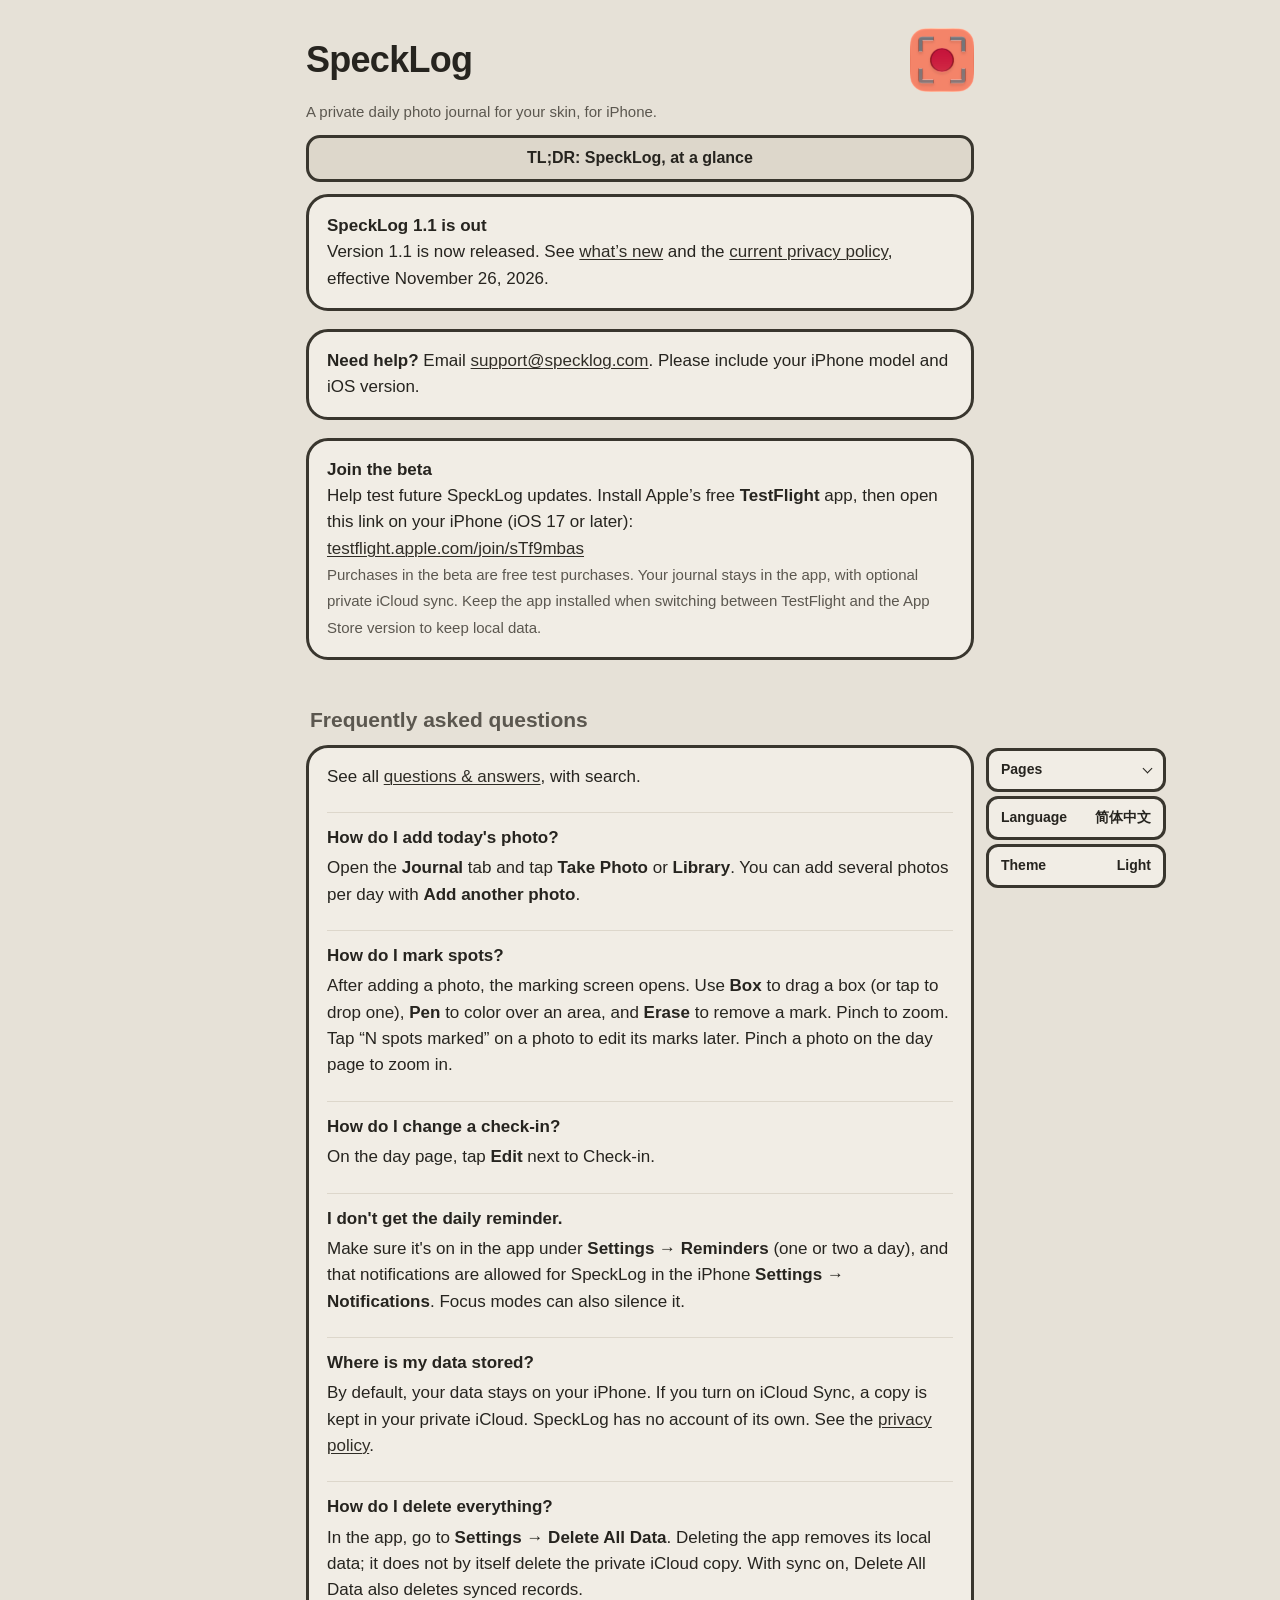
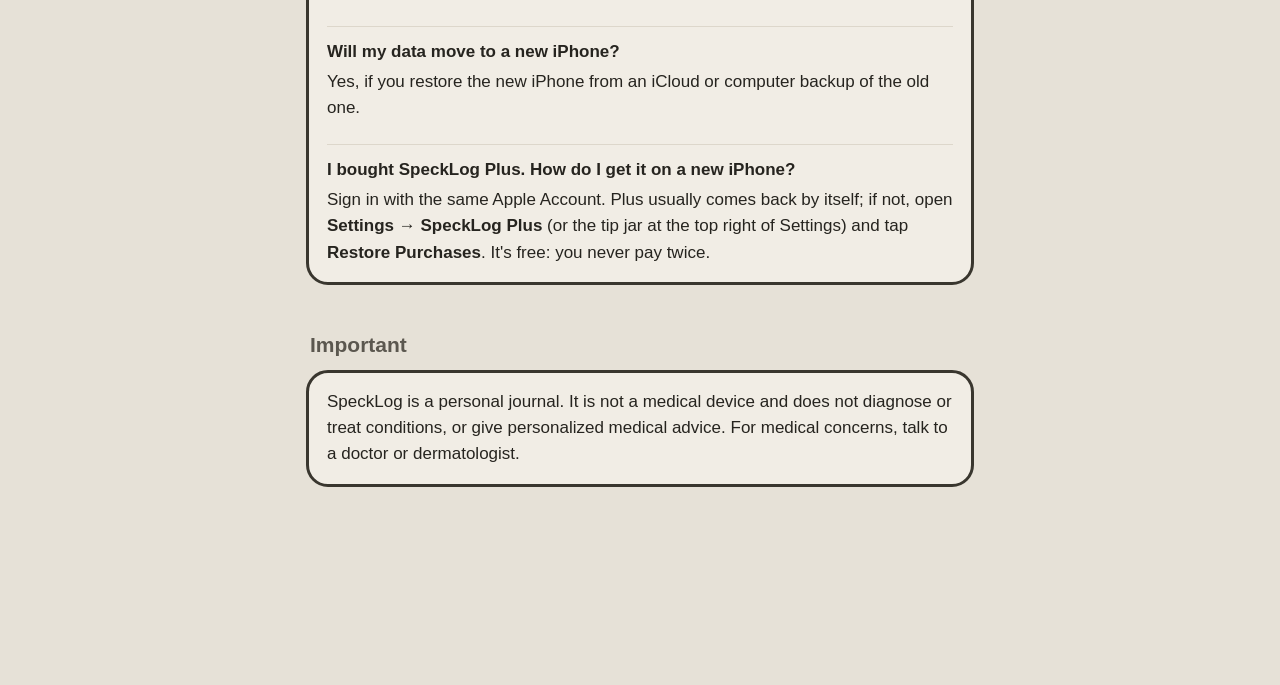
<file: index.html>
<!doctype html>
<html lang="en">
<head>
<meta charset="utf-8">
<meta name="viewport" content="width=device-width, initial-scale=1">
<title>SpeckLog Support</title>
<link rel="alternate" hreflang="zh-Hans" href="support-zh.html">
<script>try{if(localStorage.getItem('specklog-mode')==='dark')document.documentElement.setAttribute('data-theme','dark')}catch(e){}</script>
<link rel="icon" type="image/png" sizes="32x32" href="favicon-32.png?v=1">
<link rel="icon" type="image/png" sizes="192x192" href="favicon-192.png?v=1">
<link rel="apple-touch-icon" href="apple-touch-icon.png?v=1">
<link rel="stylesheet" href="site.css?v=14">
</head>
<body>
<main>
  <h1>SpeckLog</h1>
  <p class="muted">A private daily photo journal for your skin, for iPhone.</p>

  <p><a class="btn" href="tldr.html">TL;DR: SpeckLog, at a glance</a></p>

  <div class="card contact">
    <strong>SpeckLog 1.1 is out</strong>
    <p>Version 1.1 is now released. See <a href="updates.html">what’s new</a> and the
    <a href="privacy.html">current privacy policy</a>, effective November 26, 2026.</p>
  </div>

  <div class="card contact">
    <strong>Need help?</strong> Email <a href="mailto:support@specklog.com?subject=SpeckLog%20help&amp;body=Hi%20Levi%2C%0A%0AWhat%20I%20need%20help%20with%3A%0A%0A%0AWhat%20I%20was%20doing%20when%20it%20happened%20%28if%20something%20went%20wrong%29%3A%0A%0A%0AiPhone%20model%3A%0AiOS%20version%3A%0ASpeckLog%20version%20%28Settings%20%E2%86%92%20Help%20%26%20about%20%E2%86%92%20Version%29%3A%0A%0AThanks%21">support@specklog.com</a>.
    Please include your iPhone model and iOS version.
  </div>

  <div class="card contact" id="try-specklog">
    <strong>Join the beta</strong><br>
    Help test future SpeckLog updates. Install Apple’s free
    <strong>TestFlight</strong> app, then open this link on your iPhone (iOS 17 or later):<br>
    <a href="https://testflight.apple.com/join/sTf9mbas">testflight.apple.com/join/sTf9mbas</a><br>
    <span class="muted">Purchases in the beta are free test purchases. Your journal stays in the app, with optional private iCloud sync.
    Keep the app installed when switching between TestFlight and the App Store version to keep local data.</span>
  </div>

  <h2>Frequently asked questions</h2>
  <div class="box">
  <p>See all <a href="faq.html">questions &amp; answers</a>, with search.</p>

  <h3>How do I add today's photo?</h3>
  <p>Open the <strong>Journal</strong> tab and tap <strong>Take Photo</strong> or <strong>Library</strong>.
  You can add several photos per day with <strong>Add another photo</strong>.</p>

  <h3>How do I mark spots?</h3>
  <p>After adding a photo, the marking screen opens. Use <strong>Box</strong> to drag a box (or tap to drop one),
  <strong>Pen</strong> to color over an area, and <strong>Erase</strong> to remove a mark. Pinch to zoom.
  Tap “N spots marked” on a photo to edit its marks later. Pinch a photo on the day page to zoom in.</p>

  <h3>How do I change a check-in?</h3>
  <p>On the day page, tap <strong>Edit</strong> next to Check-in.</p>

  <h3>I don't get the daily reminder.</h3>
  <p>Make sure it's on in the app under <strong>Settings → Reminders</strong> (one or two a day), and that notifications are allowed
  for SpeckLog in the iPhone <strong>Settings → Notifications</strong>. Focus modes can also silence it.</p>

  <h3>Where is my data stored?</h3>
  <p>By default, your data stays on your iPhone. If you turn on iCloud Sync, a copy is kept in your private iCloud. SpeckLog has no account of its own. See the <a href="privacy.html">privacy policy</a>.</p>

  <h3>How do I delete everything?</h3>
  <p>In the app, go to <strong>Settings → Delete All Data</strong>. Deleting the app removes its local data; it does not by itself delete the private iCloud copy. With sync on, Delete All Data also deletes synced records.</p>

  <h3>Will my data move to a new iPhone?</h3>
  <p>Yes, if you restore the new iPhone from an iCloud or computer backup of the old one.</p>

  <h3>I bought SpeckLog Plus. How do I get it on a new iPhone?</h3>
  <p>Sign in with the same Apple Account. Plus usually comes back by itself; if not, open <strong>Settings → SpeckLog Plus</strong>
  (or the tip jar at the top right of Settings) and tap <strong>Restore Purchases</strong>. It's free: you never pay twice.</p>
  </div>

  <h2>Important</h2>
  <div class="box">
  <p>SpeckLog is a personal journal. It is not a medical device and does not diagnose or treat conditions, or give personalized medical advice. For medical concerns, talk to a doctor or dermatologist.</p>
  </div>

</main>
<script src="site.js?v=12"></script>
</body>
</html>
</file>
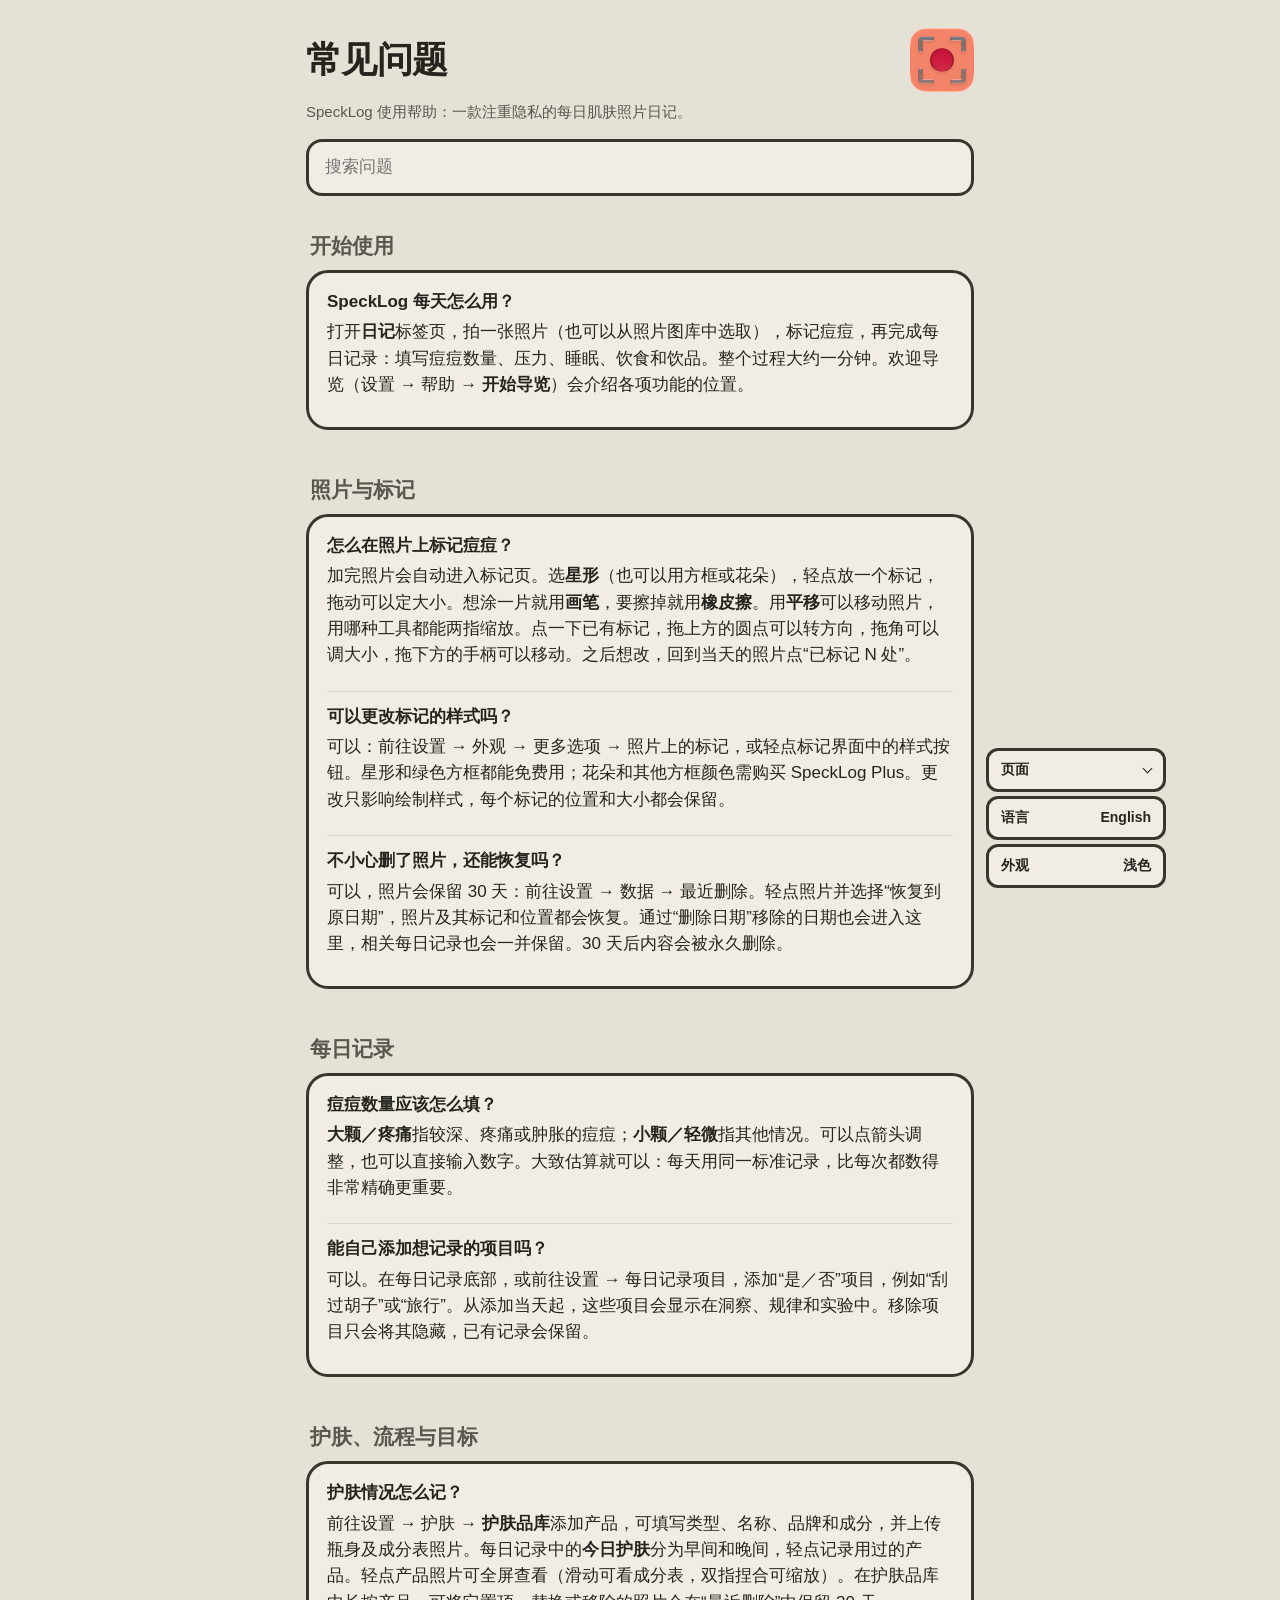
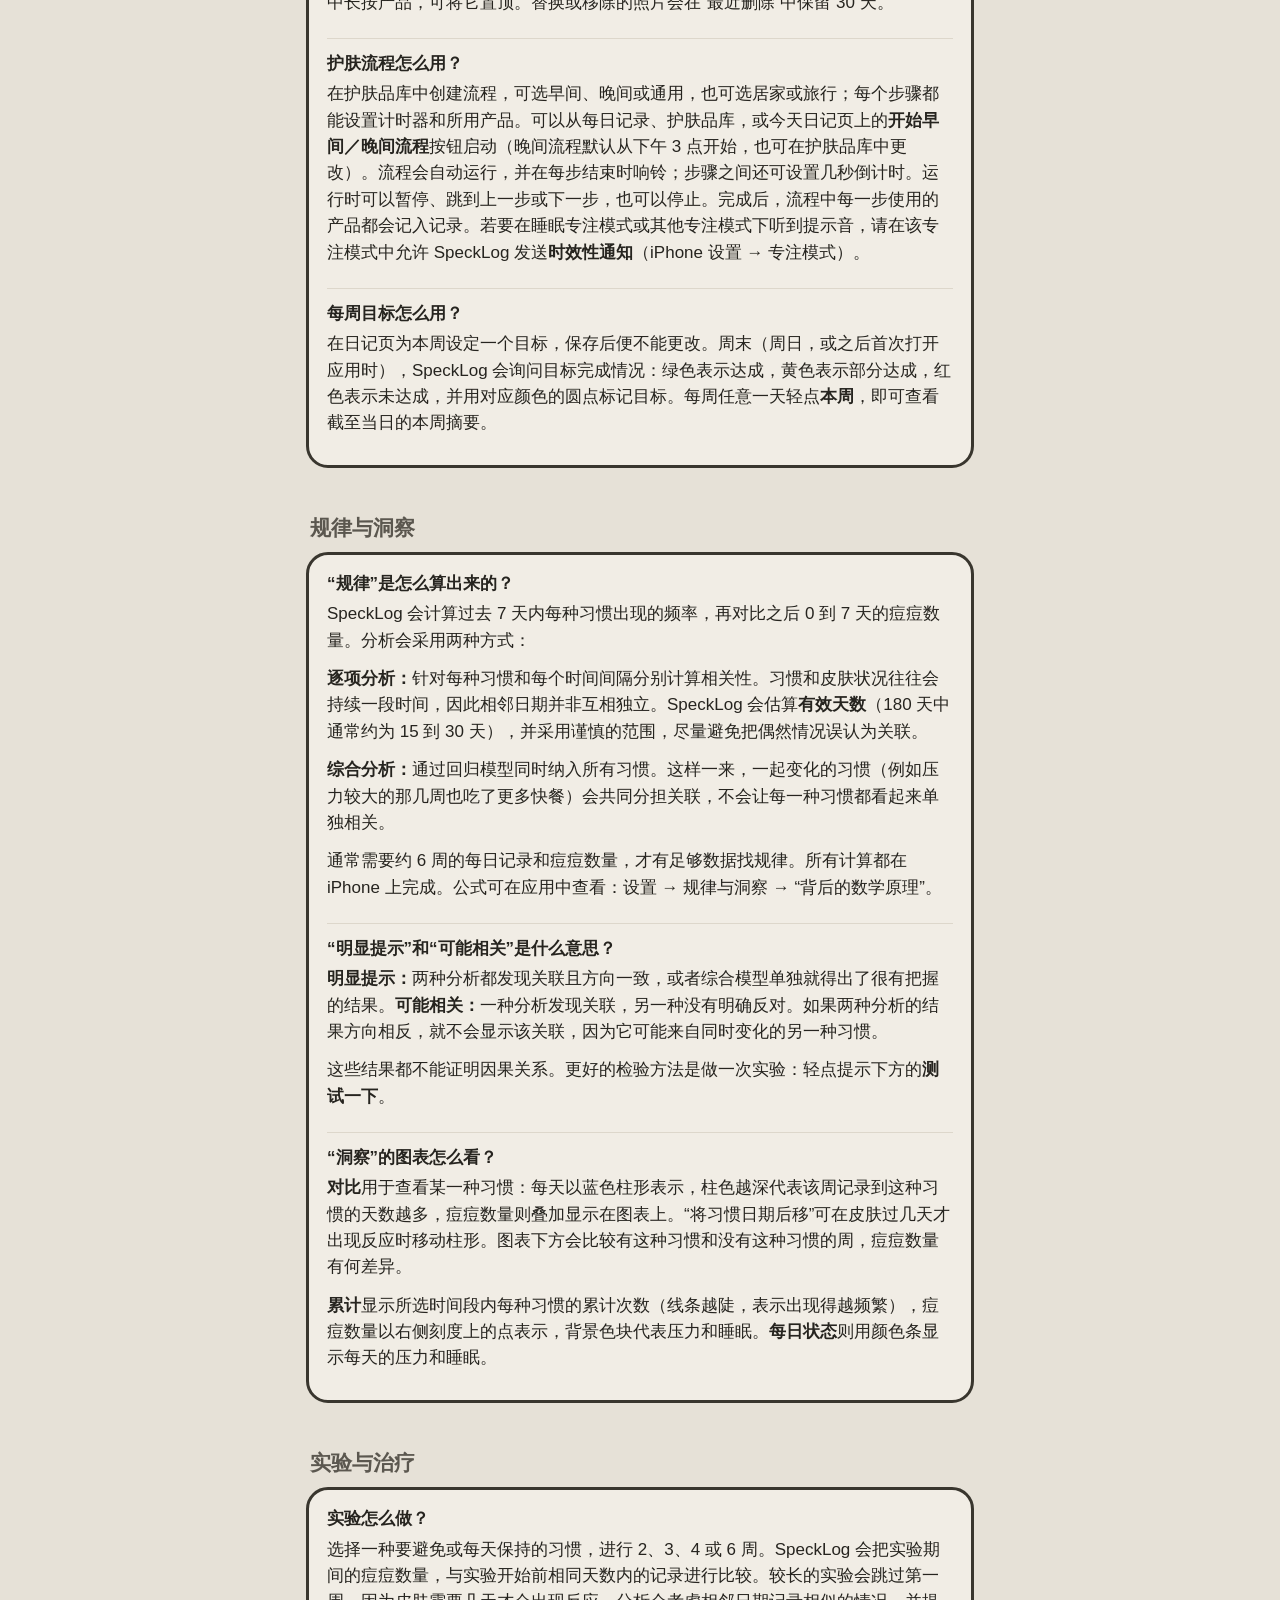
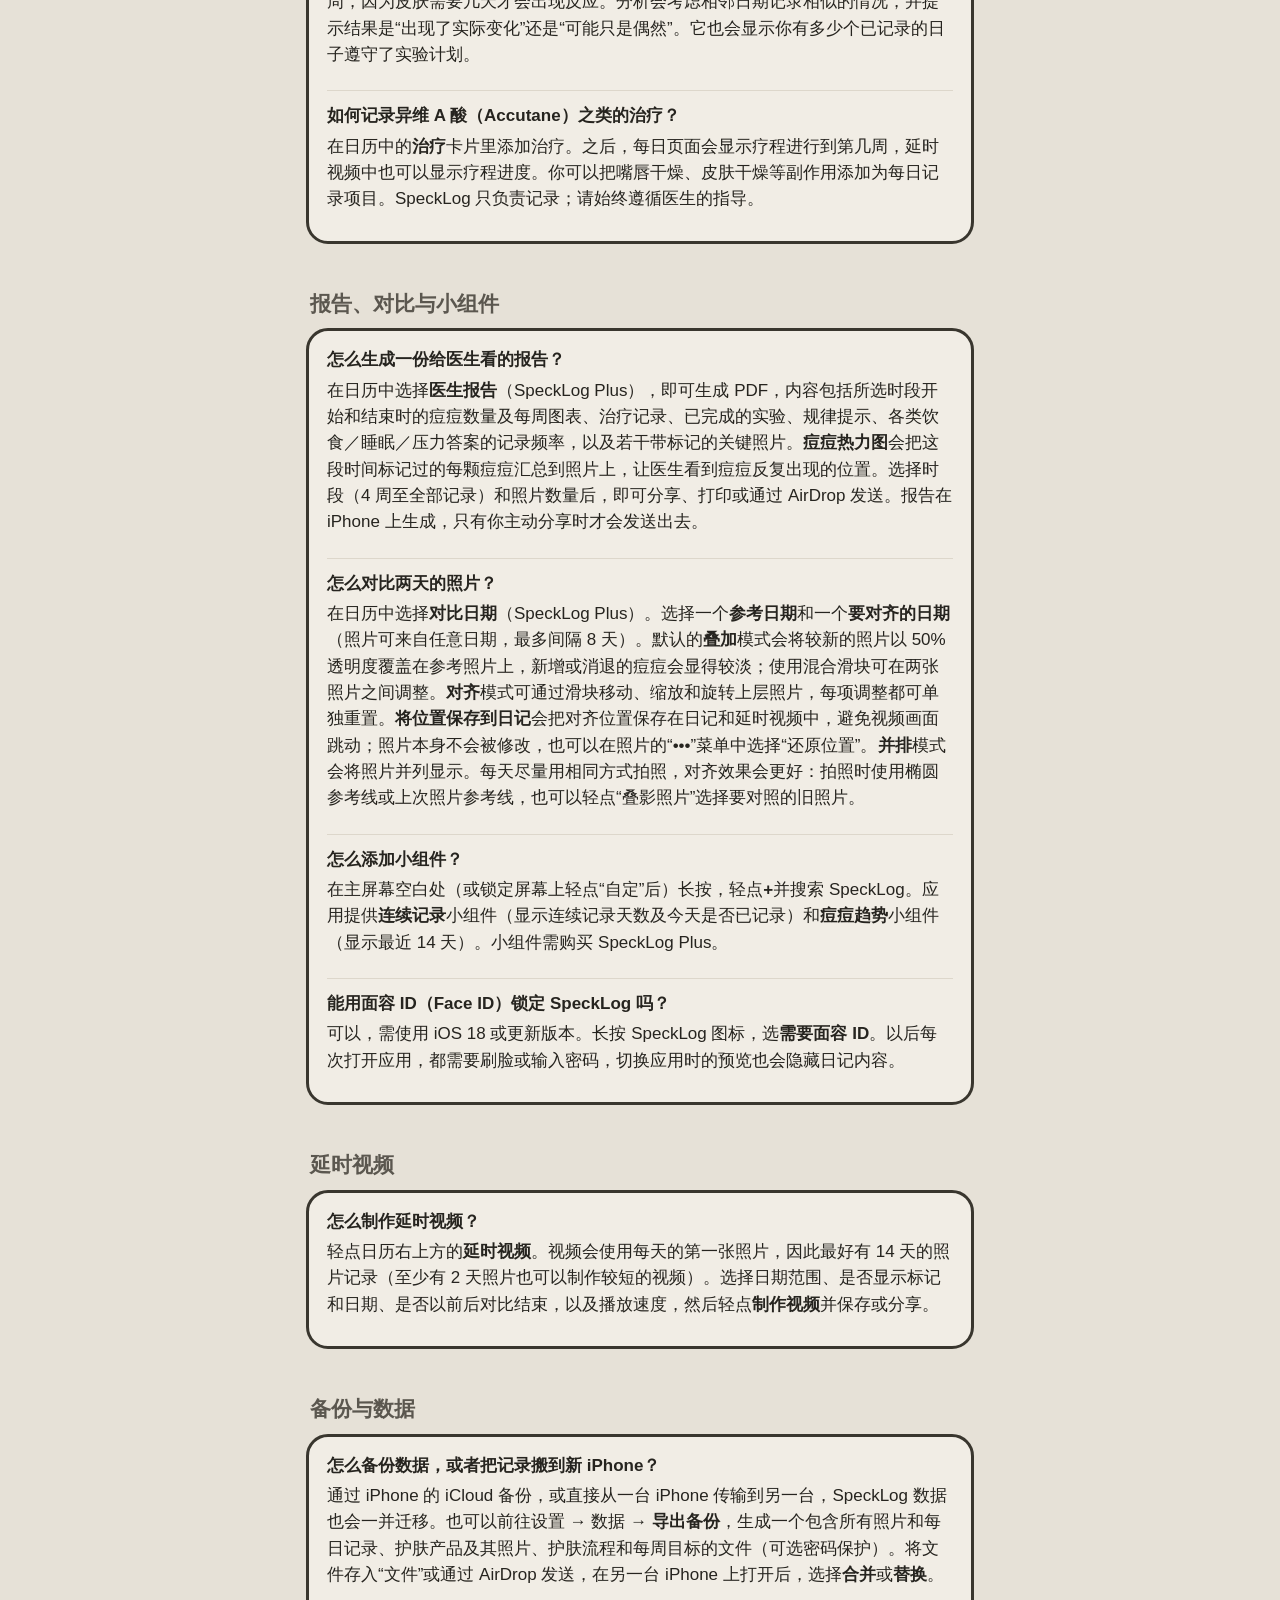
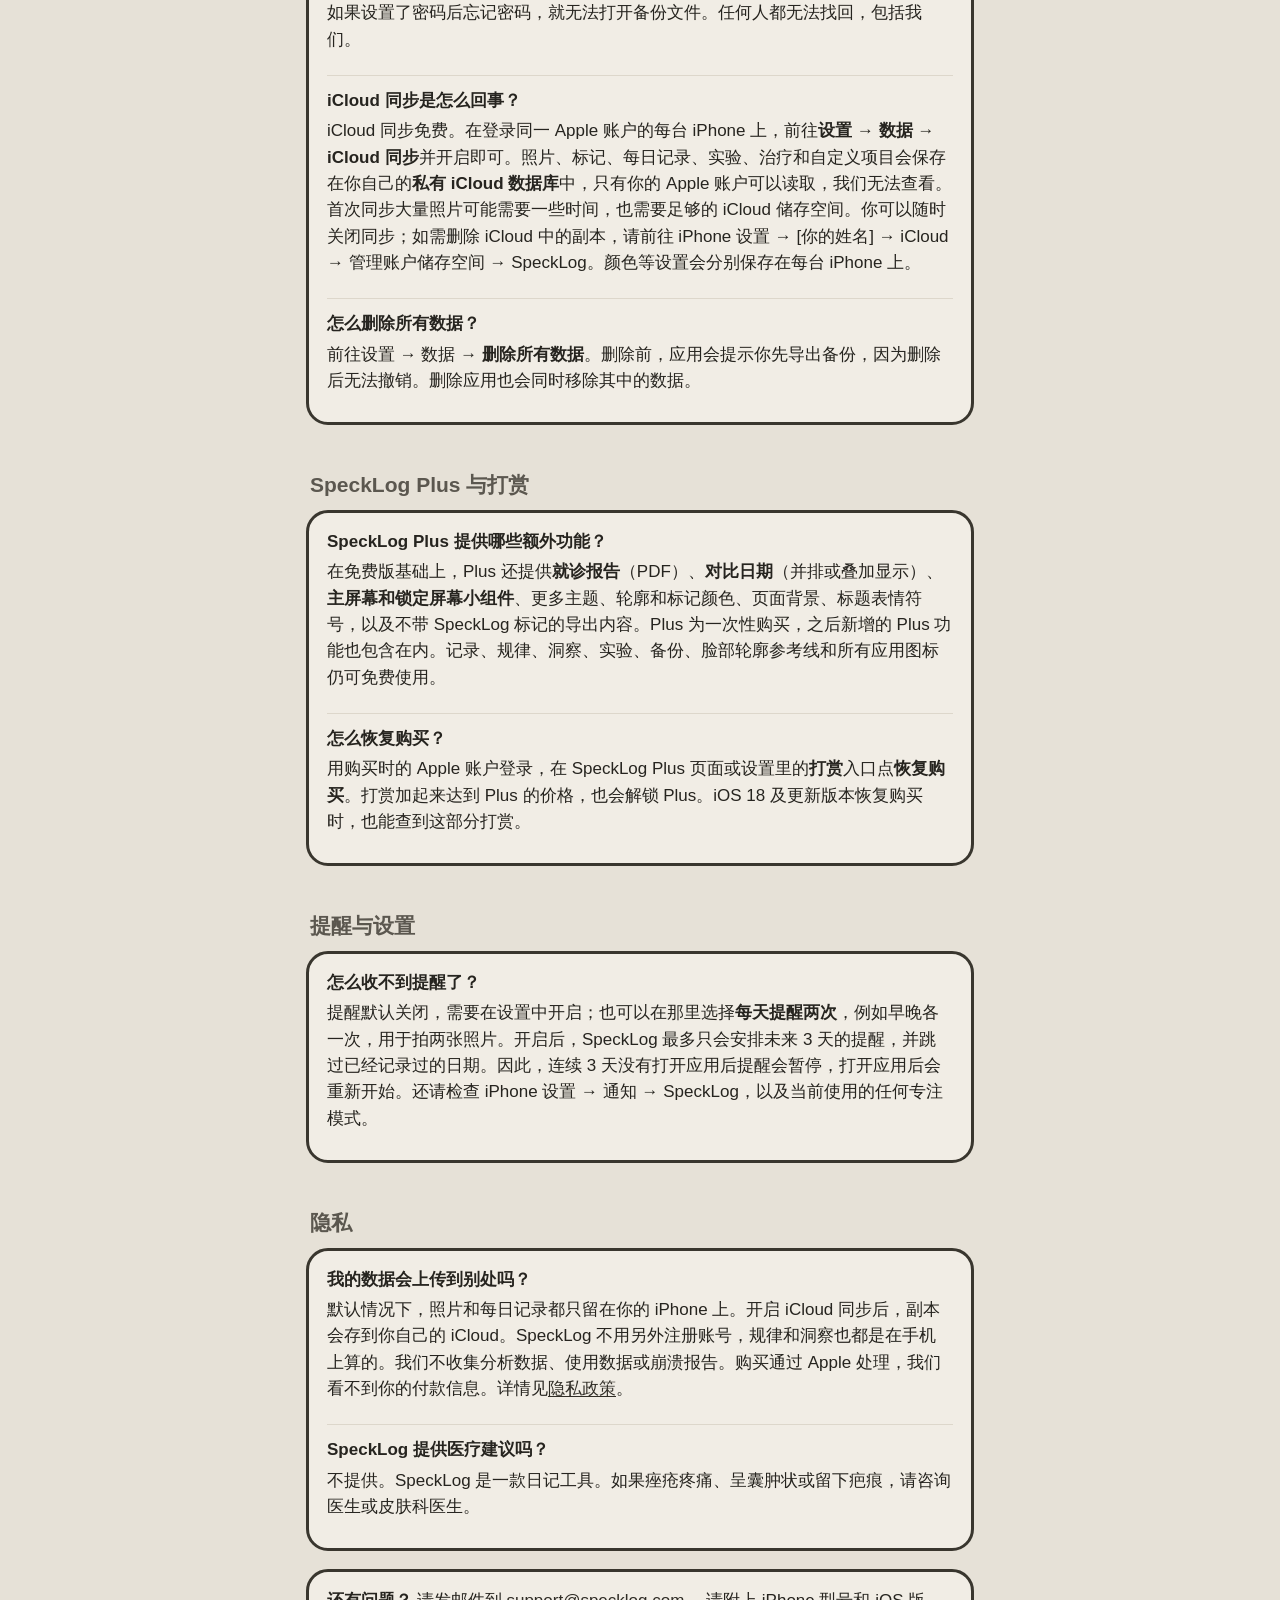
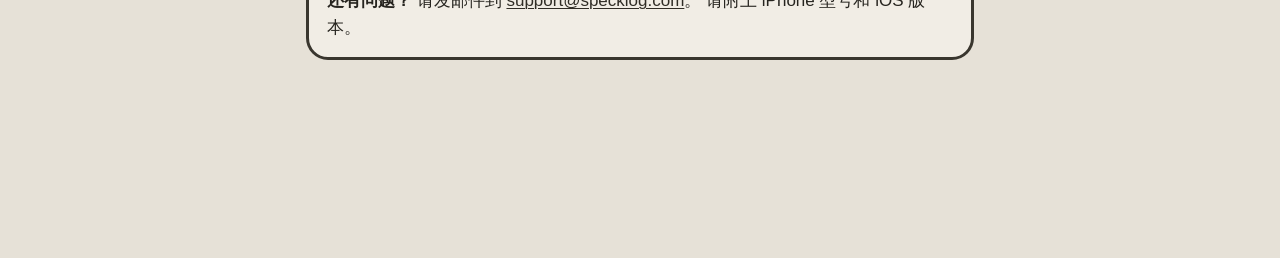
<file: faq-zh.html>
<!doctype html>
<html lang="zh-Hans">
<head>
<meta charset="utf-8">
<meta name="viewport" content="width=device-width, initial-scale=1">
<title>SpeckLog 常见问题</title>
<link rel="alternate" hreflang="en" href="faq.html">
<script>try{if(localStorage.getItem('specklog-mode')==='dark')document.documentElement.setAttribute('data-theme','dark')}catch(e){}</script>
<link rel="icon" type="image/png" sizes="32x32" href="favicon-32.png?v=1">
<link rel="icon" type="image/png" sizes="192x192" href="favicon-192.png?v=1">
<link rel="apple-touch-icon" href="apple-touch-icon.png?v=1">
<link rel="stylesheet" href="site.css?v=14">
</head>
<body>
<main>
  <h1>常见问题</h1>
  <p class="muted">SpeckLog 使用帮助：一款注重隐私的每日肌肤照片日记。</p>
  <input type="search" id="q" placeholder="搜索问题" aria-label="搜索问题">
  <p class="muted hidden" id="none">没有找到相关答案。请发邮件到 <a href="mailto:support@specklog.com?subject=SpeckLog%20%E6%B1%82%E5%8A%A9&amp;body=%E4%BD%A0%E5%A5%BD%20Levi%EF%BC%8C%0A%0A%E6%88%91%E9%9C%80%E8%A6%81%E5%B8%AE%E5%8A%A9%E7%9A%84%E9%97%AE%E9%A2%98%EF%BC%9A%0A%0A%0A%E5%87%BA%E9%97%AE%E9%A2%98%E6%97%B6%E6%88%91%E5%9C%A8%E5%81%9A%E4%BB%80%E4%B9%88%EF%BC%88%E5%A6%82%E6%9E%9C%E6%98%AF%E6%95%85%E9%9A%9C%EF%BC%89%EF%BC%9A%0A%0A%0AiPhone%20%E5%9E%8B%E5%8F%B7%EF%BC%9A%0AiOS%20%E7%89%88%E6%9C%AC%EF%BC%9A%0ASpeckLog%20%E7%89%88%E6%9C%AC%EF%BC%88%E8%AE%BE%E7%BD%AE%20%E2%86%92%20%E5%B8%AE%E5%8A%A9%E4%B8%8E%E5%85%B3%E4%BA%8E%20%E2%86%92%20%E7%89%88%E6%9C%AC%EF%BC%89%EF%BC%9A%0A%0A%E8%B0%A2%E8%B0%A2%EF%BC%81">support@specklog.com</a>。</p>
  <div class="topic">
  <h2>开始使用</h2>
  <div class="box">
  <section class="qa" id="start">
    <h3><a href="#start" style="color:inherit;text-decoration:none">SpeckLog 每天怎么用？</a></h3>
    <p>打开<strong>日记</strong>标签页，拍一张照片（也可以从照片图库中选取），标记痘痘，再完成每日记录：填写痘痘数量、压力、睡眠、饮食和饮品。整个过程大约一分钟。欢迎导览（设置 → 帮助 → <strong>开始导览</strong>）会介绍各项功能的位置。</p>
  </section>
  </div>
  </div>
  <div class="topic">
  <h2>照片与标记</h2>
  <div class="box">
  <section class="qa" id="marks">
    <h3><a href="#marks" style="color:inherit;text-decoration:none">怎么在照片上标记痘痘？</a></h3>
    <p>加完照片会自动进入标记页。选<strong>星形</strong>（也可以用方框或花朵），轻点放一个标记，拖动可以定大小。想涂一片就用<strong>画笔</strong>，要擦掉就用<strong>橡皮擦</strong>。用<strong>平移</strong>可以移动照片，用哪种工具都能两指缩放。点一下已有标记，拖上方的圆点可以转方向，拖角可以调大小，拖下方的手柄可以移动。之后想改，回到当天的照片点“已标记 N 处”。</p>
  </section>
  <section class="qa" id="mark-style">
    <h3><a href="#mark-style" style="color:inherit;text-decoration:none">可以更改标记的样式吗？</a></h3>
    <p>可以：前往设置 → 外观 → 更多选项 → 照片上的标记，或轻点标记界面中的样式按钮。星形和绿色方框都能免费用；花朵和其他方框颜色需购买 SpeckLog Plus。更改只影响绘制样式，每个标记的位置和大小都会保留。</p>
  </section>
  <section class="qa" id="deleted-photos">
    <h3><a href="#deleted-photos" style="color:inherit;text-decoration:none">不小心删了照片，还能恢复吗？</a></h3>
    <p>可以，照片会保留 30 天：前往设置 → 数据 → 最近删除。轻点照片并选择“恢复到原日期”，照片及其标记和位置都会恢复。通过“删除日期”移除的日期也会进入这里，相关每日记录也会一并保留。30 天后内容会被永久删除。</p>
  </section>
  </div>
  </div>
  <div class="topic">
  <h2>每日记录</h2>
  <div class="box">
  <section class="qa" id="spots">
    <h3><a href="#spots" style="color:inherit;text-decoration:none">痘痘数量应该怎么填？</a></h3>
    <p><strong>大颗／疼痛</strong>指较深、疼痛或肿胀的痘痘；<strong>小颗／轻微</strong>指其他情况。可以点箭头调整，也可以直接输入数字。大致估算就可以：每天用同一标准记录，比每次都数得非常精确更重要。</p>
  </section>
  <section class="qa" id="custom-items">
    <h3><a href="#custom-items" style="color:inherit;text-decoration:none">能自己添加想记录的项目吗？</a></h3>
    <p>可以。在每日记录底部，或前往设置 → 每日记录项目，添加“是／否”项目，例如“刮过胡子”或“旅行”。从添加当天起，这些项目会显示在洞察、规律和实验中。移除项目只会将其隐藏，已有记录会保留。</p>
  </section>
  </div>
  </div>
  <div class="topic">
  <h2>护肤、流程与目标</h2>
  <div class="box">
  <section class="qa" id="skincare">
    <h3><a href="#skincare" style="color:inherit;text-decoration:none">护肤情况怎么记？</a></h3>
    <p>前往设置 → 护肤 → <strong>护肤品库</strong>添加产品，可填写类型、名称、品牌和成分，并上传瓶身及成分表照片。每日记录中的<strong>今日护肤</strong>分为早间和晚间，轻点记录用过的产品。轻点产品照片可全屏查看（滑动可看成分表，双指捏合可缩放）。在护肤品库中长按产品，可将它置顶。替换或移除的照片会在“最近删除”中保留 30 天。</p>
  </section>
  <section class="qa" id="routines">
    <h3><a href="#routines" style="color:inherit;text-decoration:none">护肤流程怎么用？</a></h3>
    <p>在护肤品库中创建流程，可选早间、晚间或通用，也可选居家或旅行；每个步骤都能设置计时器和所用产品。可以从每日记录、护肤品库，或今天日记页上的<strong>开始早间／晚间流程</strong>按钮启动（晚间流程默认从下午 3 点开始，也可在护肤品库中更改）。流程会自动运行，并在每步结束时响铃；步骤之间还可设置几秒倒计时。运行时可以暂停、跳到上一步或下一步，也可以停止。完成后，流程中每一步使用的产品都会记入记录。若要在睡眠专注模式或其他专注模式下听到提示音，请在该专注模式中允许 SpeckLog 发送<strong>时效性通知</strong>（iPhone 设置 → 专注模式）。</p>
  </section>
  <section class="qa" id="goals">
    <h3><a href="#goals" style="color:inherit;text-decoration:none">每周目标怎么用？</a></h3>
    <p>在日记页为本周设定一个目标，保存后便不能更改。周末（周日，或之后首次打开应用时），SpeckLog 会询问目标完成情况：绿色表示达成，黄色表示部分达成，红色表示未达成，并用对应颜色的圆点标记目标。每周任意一天轻点<strong>本周</strong>，即可查看截至当日的本周摘要。</p>
  </section>
  </div>
  </div>
  <div class="topic">
  <h2>规律与洞察</h2>
  <div class="box">
  <section class="qa" id="patterns">
    <h3><a href="#patterns" style="color:inherit;text-decoration:none">“规律”是怎么算出来的？</a></h3>
    <p>SpeckLog 会计算过去 7 天内每种习惯出现的频率，再对比之后 0 到 7 天的痘痘数量。分析会采用两种方式：</p><p><strong>逐项分析：</strong>针对每种习惯和每个时间间隔分别计算相关性。习惯和皮肤状况往往会持续一段时间，因此相邻日期并非互相独立。SpeckLog 会估算<strong>有效天数</strong>（180 天中通常约为 15 到 30 天），并采用谨慎的范围，尽量避免把偶然情况误认为关联。</p><p><strong>综合分析：</strong>通过回归模型同时纳入所有习惯。这样一来，一起变化的习惯（例如压力较大的那几周也吃了更多快餐）会共同分担关联，不会让每一种习惯都看起来单独相关。</p><p>通常需要约 6 周的每日记录和痘痘数量，才有足够数据找规律。所有计算都在 iPhone 上完成。公式可在应用中查看：设置 → 规律与洞察 → “背后的数学原理”。</p>
  </section>
  <section class="qa" id="strong-possible">
    <h3><a href="#strong-possible" style="color:inherit;text-decoration:none">“明显提示”和“可能相关”是什么意思？</a></h3>
    <p><strong>明显提示：</strong>两种分析都发现关联且方向一致，或者综合模型单独就得出了很有把握的结果。<strong>可能相关：</strong>一种分析发现关联，另一种没有明确反对。如果两种分析的结果方向相反，就不会显示该关联，因为它可能来自同时变化的另一种习惯。</p><p>这些结果都不能证明因果关系。更好的检验方法是做一次实验：轻点提示下方的<strong>测试一下</strong>。</p>
  </section>
  <section class="qa" id="insights">
    <h3><a href="#insights" style="color:inherit;text-decoration:none">“洞察”的图表怎么看？</a></h3>
    <p><strong>对比</strong>用于查看某一种习惯：每天以蓝色柱形表示，柱色越深代表该周记录到这种习惯的天数越多，痘痘数量则叠加显示在图表上。“将习惯日期后移”可在皮肤过几天才出现反应时移动柱形。图表下方会比较有这种习惯和没有这种习惯的周，痘痘数量有何差异。</p><p><strong>累计</strong>显示所选时间段内每种习惯的累计次数（线条越陡，表示出现得越频繁），痘痘数量以右侧刻度上的点表示，背景色块代表压力和睡眠。<strong>每日状态</strong>则用颜色条显示每天的压力和睡眠。</p>
  </section>
  </div>
  </div>
  <div class="topic">
  <h2>实验与治疗</h2>
  <div class="box">
  <section class="qa" id="experiments">
    <h3><a href="#experiments" style="color:inherit;text-decoration:none">实验怎么做？</a></h3>
    <p>选择一种要避免或每天保持的习惯，进行 2、3、4 或 6 周。SpeckLog 会把实验期间的痘痘数量，与实验开始前相同天数内的记录进行比较。较长的实验会跳过第一周，因为皮肤需要几天才会出现反应。分析会考虑相邻日期记录相似的情况，并提示结果是“出现了实际变化”还是“可能只是偶然”。它也会显示你有多少个已记录的日子遵守了实验计划。</p>
  </section>
  <section class="qa" id="treatments">
    <h3><a href="#treatments" style="color:inherit;text-decoration:none">如何记录异维 A 酸（Accutane）之类的治疗？</a></h3>
    <p>在日历中的<strong>治疗</strong>卡片里添加治疗。之后，每日页面会显示疗程进行到第几周，延时视频中也可以显示疗程进度。你可以把嘴唇干燥、皮肤干燥等副作用添加为每日记录项目。SpeckLog 只负责记录；请始终遵循医生的指导。</p>
  </section>
  </div>
  </div>
  <div class="topic">
  <h2>报告、对比与小组件</h2>
  <div class="box">
  <section class="qa" id="doctor-report">
    <h3><a href="#doctor-report" style="color:inherit;text-decoration:none">怎么生成一份给医生看的报告？</a></h3>
    <p>在日历中选择<strong>医生报告</strong>（SpeckLog Plus），即可生成 PDF，内容包括所选时段开始和结束时的痘痘数量及每周图表、治疗记录、已完成的实验、规律提示、各类饮食／睡眠／压力答案的记录频率，以及若干带标记的关键照片。<strong>痘痘热力图</strong>会把这段时间标记过的每颗痘痘汇总到照片上，让医生看到痘痘反复出现的位置。选择时段（4 周至全部记录）和照片数量后，即可分享、打印或通过 AirDrop 发送。报告在 iPhone 上生成，只有你主动分享时才会发送出去。</p>
  </section>
  <section class="qa" id="compare">
    <h3><a href="#compare" style="color:inherit;text-decoration:none">怎么对比两天的照片？</a></h3>
    <p>在日历中选择<strong>对比日期</strong>（SpeckLog Plus）。选择一个<strong>参考日期</strong>和一个<strong>要对齐的日期</strong>（照片可来自任意日期，最多间隔 8 天）。默认的<strong>叠加</strong>模式会将较新的照片以 50% 透明度覆盖在参考照片上，新增或消退的痘痘会显得较淡；使用混合滑块可在两张照片之间调整。<strong>对齐</strong>模式可通过滑块移动、缩放和旋转上层照片，每项调整都可单独重置。<strong>将位置保存到日记</strong>会把对齐位置保存在日记和延时视频中，避免视频画面跳动；照片本身不会被修改，也可以在照片的“•••”菜单中选择“还原位置”。<strong>并排</strong>模式会将照片并列显示。每天尽量用相同方式拍照，对齐效果会更好：拍照时使用椭圆参考线或上次照片参考线，也可以轻点“叠影照片”选择要对照的旧照片。</p>
  </section>
  <section class="qa" id="widgets">
    <h3><a href="#widgets" style="color:inherit;text-decoration:none">怎么添加小组件？</a></h3>
    <p>在主屏幕空白处（或锁定屏幕上轻点“自定”后）长按，轻点<strong>+</strong>并搜索 SpeckLog。应用提供<strong>连续记录</strong>小组件（显示连续记录天数及今天是否已记录）和<strong>痘痘趋势</strong>小组件（显示最近 14 天）。小组件需购买 SpeckLog Plus。</p>
  </section>
  <section class="qa" id="face-id">
    <h3><a href="#face-id" style="color:inherit;text-decoration:none">能用面容 ID（Face ID）锁定 SpeckLog 吗？</a></h3>
    <p>可以，需使用 iOS 18 或更新版本。长按 SpeckLog 图标，选<strong>需要面容 ID</strong>。以后每次打开应用，都需要刷脸或输入密码，切换应用时的预览也会隐藏日记内容。</p>
  </section>
  </div>
  </div>
  <div class="topic">
  <h2>延时视频</h2>
  <div class="box">
  <section class="qa" id="timelapse">
    <h3><a href="#timelapse" style="color:inherit;text-decoration:none">怎么制作延时视频？</a></h3>
    <p>轻点日历右上方的<strong>延时视频</strong>。视频会使用每天的第一张照片，因此最好有 14 天的照片记录（至少有 2 天照片也可以制作较短的视频）。选择日期范围、是否显示标记和日期、是否以前后对比结束，以及播放速度，然后轻点<strong>制作视频</strong>并保存或分享。</p>
  </section>
  </div>
  </div>
  <div class="topic">
  <h2>备份与数据</h2>
  <div class="box">
  <section class="qa" id="backup">
    <h3><a href="#backup" style="color:inherit;text-decoration:none">怎么备份数据，或者把记录搬到新 iPhone？</a></h3>
    <p>通过 iPhone 的 iCloud 备份，或直接从一台 iPhone 传输到另一台，SpeckLog 数据也会一并迁移。也可以前往设置 → 数据 → <strong>导出备份</strong>，生成一个包含所有照片和每日记录、护肤产品及其照片、护肤流程和每周目标的文件（可选密码保护）。将文件存入“文件”或通过 AirDrop 发送，在另一台 iPhone 上打开后，选择<strong>合并</strong>或<strong>替换</strong>。</p><p>如果设置了密码后忘记密码，就无法打开备份文件。任何人都无法找回，包括我们。</p>
  </section>
  <section class="qa" id="icloud">
    <h3><a href="#icloud" style="color:inherit;text-decoration:none">iCloud 同步是怎么回事？</a></h3>
    <p>iCloud 同步免费。在登录同一 Apple 账户的每台 iPhone 上，前往<strong>设置 → 数据 → iCloud 同步</strong>并开启即可。照片、标记、每日记录、实验、治疗和自定义项目会保存在你自己的<strong>私有 iCloud 数据库</strong>中，只有你的 Apple 账户可以读取，我们无法查看。首次同步大量照片可能需要一些时间，也需要足够的 iCloud 储存空间。你可以随时关闭同步；如需删除 iCloud 中的副本，请前往 iPhone 设置 → [你的姓名] → iCloud → 管理账户储存空间 → SpeckLog。颜色等设置会分别保存在每台 iPhone 上。</p>
  </section>
  <section class="qa" id="delete">
    <h3><a href="#delete" style="color:inherit;text-decoration:none">怎么删除所有数据？</a></h3>
    <p>前往设置 → 数据 → <strong>删除所有数据</strong>。删除前，应用会提示你先导出备份，因为删除后无法撤销。删除应用也会同时移除其中的数据。</p>
  </section>
  </div>
  </div>
  <div class="topic">
  <h2>SpeckLog Plus 与打赏</h2>
  <div class="box">
  <section class="qa" id="plus">
    <h3><a href="#plus" style="color:inherit;text-decoration:none">SpeckLog Plus 提供哪些额外功能？</a></h3>
    <p>在免费版基础上，Plus 还提供<strong>就诊报告</strong>（PDF）、<strong>对比日期</strong>（并排或叠加显示）、<strong>主屏幕和锁定屏幕小组件</strong>、更多主题、轮廓和标记颜色、页面背景、标题表情符号，以及不带 SpeckLog 标记的导出内容。Plus 为一次性购买，之后新增的 Plus 功能也包含在内。记录、规律、洞察、实验、备份、脸部轮廓参考线和所有应用图标仍可免费使用。</p>
  </section>
  <section class="qa" id="restore">
    <h3><a href="#restore" style="color:inherit;text-decoration:none">怎么恢复购买？</a></h3>
    <p>用购买时的 Apple 账户登录，在 SpeckLog Plus 页面或设置里的<strong>打赏</strong>入口点<strong>恢复购买</strong>。打赏加起来达到 Plus 的价格，也会解锁 Plus。iOS 18 及更新版本恢复购买时，也能查到这部分打赏。</p>
  </section>
  </div>
  </div>
  <div class="topic">
  <h2>提醒与设置</h2>
  <div class="box">
  <section class="qa" id="reminders">
    <h3><a href="#reminders" style="color:inherit;text-decoration:none">怎么收不到提醒了？</a></h3>
    <p>提醒默认关闭，需要在设置中开启；也可以在那里选择<strong>每天提醒两次</strong>，例如早晚各一次，用于拍两张照片。开启后，SpeckLog 最多只会安排未来 3 天的提醒，并跳过已经记录过的日期。因此，连续 3 天没有打开应用后提醒会暂停，打开应用后会重新开始。还请检查 iPhone 设置 → 通知 → SpeckLog，以及当前使用的任何专注模式。</p>
  </section>
  </div>
  </div>
  <div class="topic">
  <h2>隐私</h2>
  <div class="box">
  <section class="qa" id="privacy">
    <h3><a href="#privacy" style="color:inherit;text-decoration:none">我的数据会上传到别处吗？</a></h3>
    <p>默认情况下，照片和每日记录都只留在你的 iPhone 上。开启 iCloud 同步后，副本会存到你自己的 iCloud。SpeckLog 不用另外注册账号，规律和洞察也都是在手机上算的。我们不收集分析数据、使用数据或崩溃报告。购买通过 Apple 处理，我们看不到你的付款信息。详情见<a href="privacy-zh.html">隐私政策</a>。</p>
  </section>
  <section class="qa" id="medical">
    <h3><a href="#medical" style="color:inherit;text-decoration:none">SpeckLog 提供医疗建议吗？</a></h3>
    <p>不提供。SpeckLog 是一款日记工具。如果痤疮疼痛、呈囊肿状或留下疤痕，请咨询医生或皮肤科医生。</p>
  </section>
  </div>
  </div>

  <div class="card contact">
    <strong>还有问题？</strong> 请发邮件到 <a href="mailto:support@specklog.com?subject=SpeckLog%20%E6%B1%82%E5%8A%A9&amp;body=%E4%BD%A0%E5%A5%BD%20Levi%EF%BC%8C%0A%0A%E6%88%91%E9%9C%80%E8%A6%81%E5%B8%AE%E5%8A%A9%E7%9A%84%E9%97%AE%E9%A2%98%EF%BC%9A%0A%0A%0A%E5%87%BA%E9%97%AE%E9%A2%98%E6%97%B6%E6%88%91%E5%9C%A8%E5%81%9A%E4%BB%80%E4%B9%88%EF%BC%88%E5%A6%82%E6%9E%9C%E6%98%AF%E6%95%85%E9%9A%9C%EF%BC%89%EF%BC%9A%0A%0A%0AiPhone%20%E5%9E%8B%E5%8F%B7%EF%BC%9A%0AiOS%20%E7%89%88%E6%9C%AC%EF%BC%9A%0ASpeckLog%20%E7%89%88%E6%9C%AC%EF%BC%88%E8%AE%BE%E7%BD%AE%20%E2%86%92%20%E5%B8%AE%E5%8A%A9%E4%B8%8E%E5%85%B3%E4%BA%8E%20%E2%86%92%20%E7%89%88%E6%9C%AC%EF%BC%89%EF%BC%9A%0A%0A%E8%B0%A2%E8%B0%A2%EF%BC%81">support@specklog.com</a>。
    请附上 iPhone 型号和 iOS 版本。
  </div>
</main>
<script src="site.js?v=12"></script>
</body>
</html>
</file>
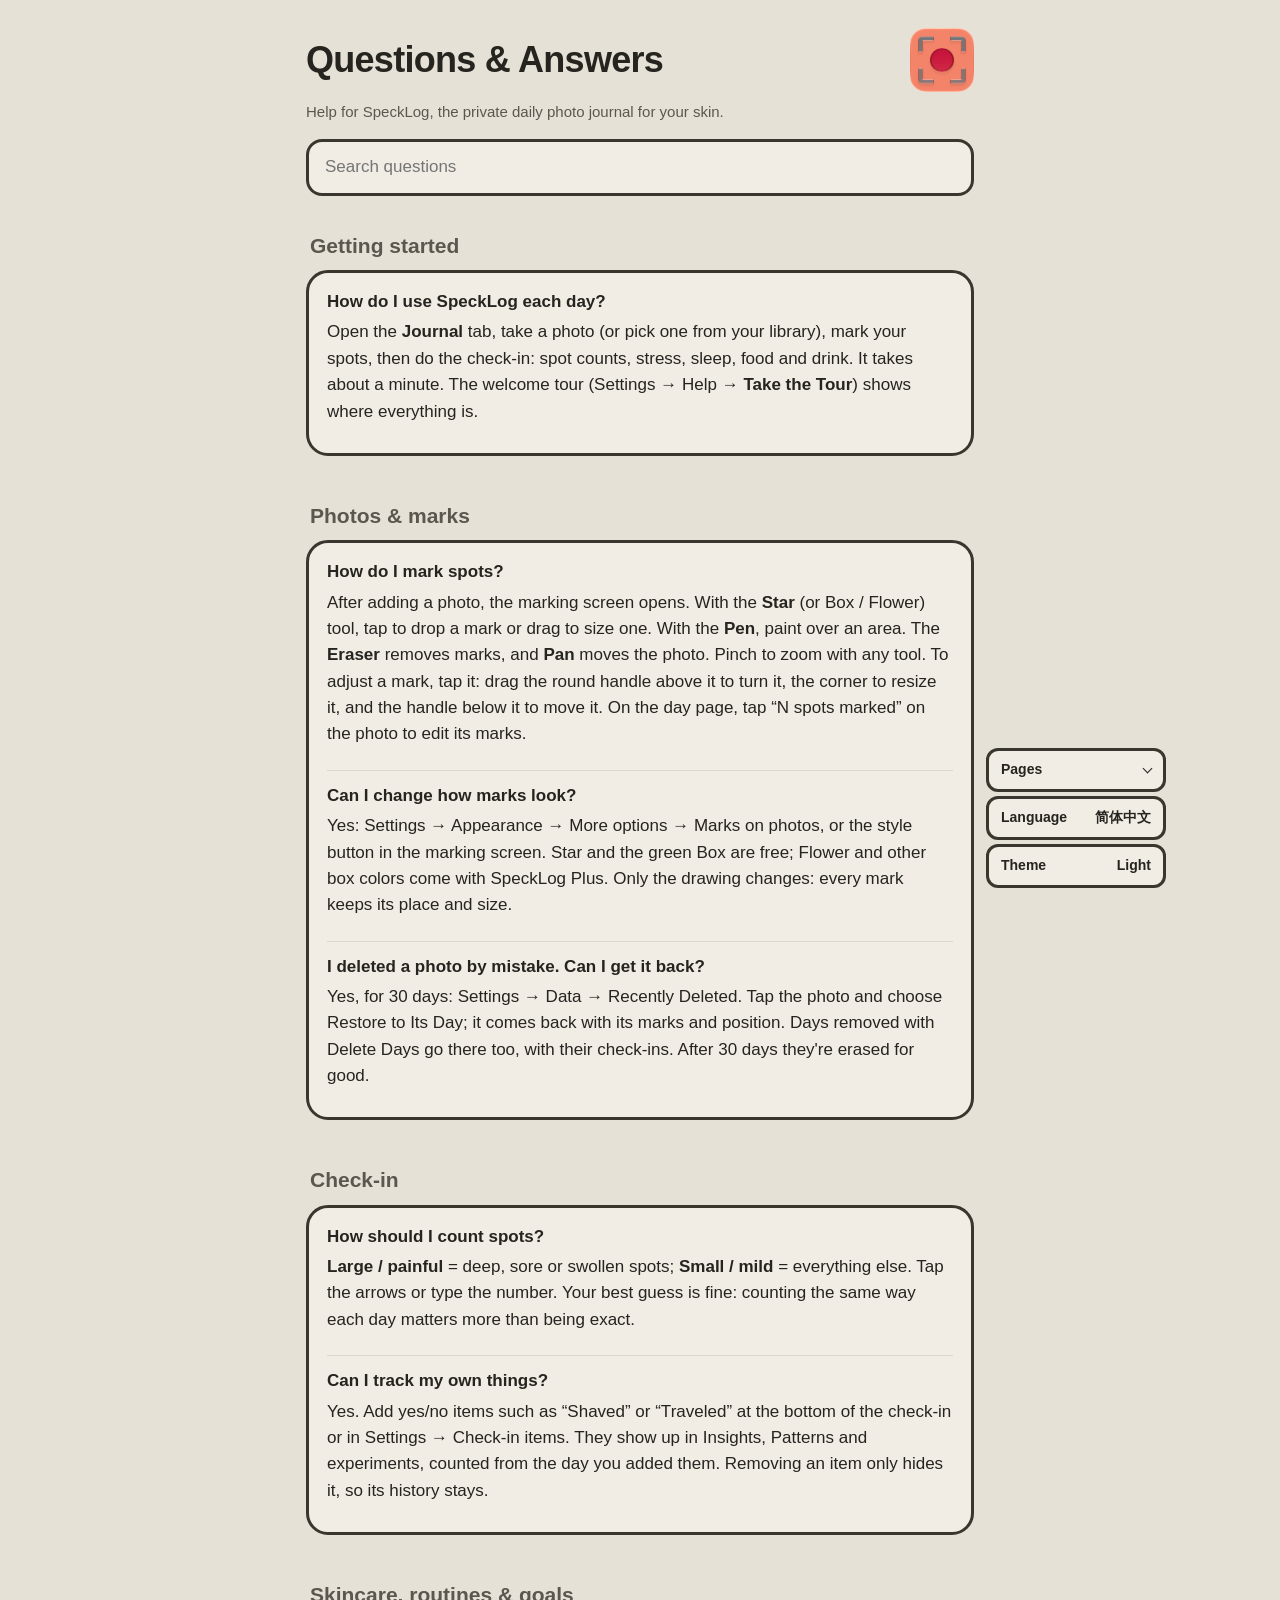
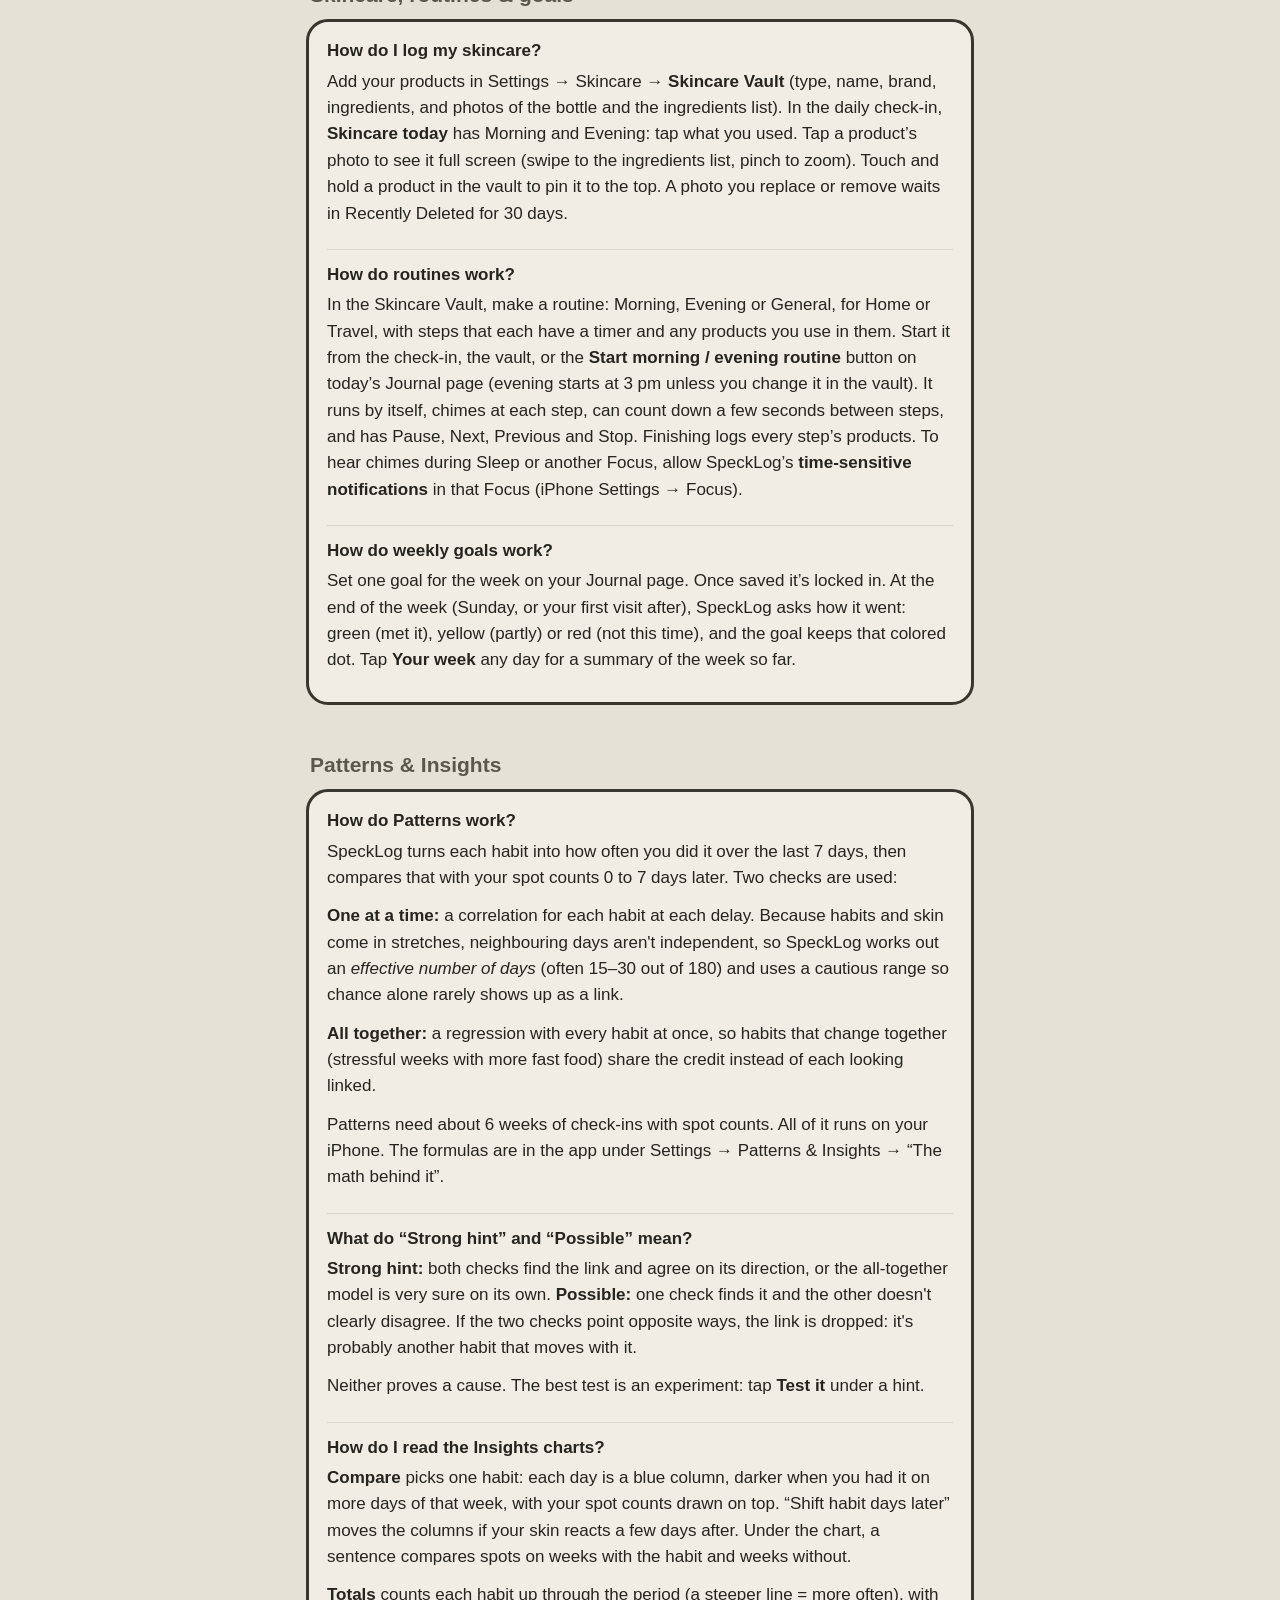
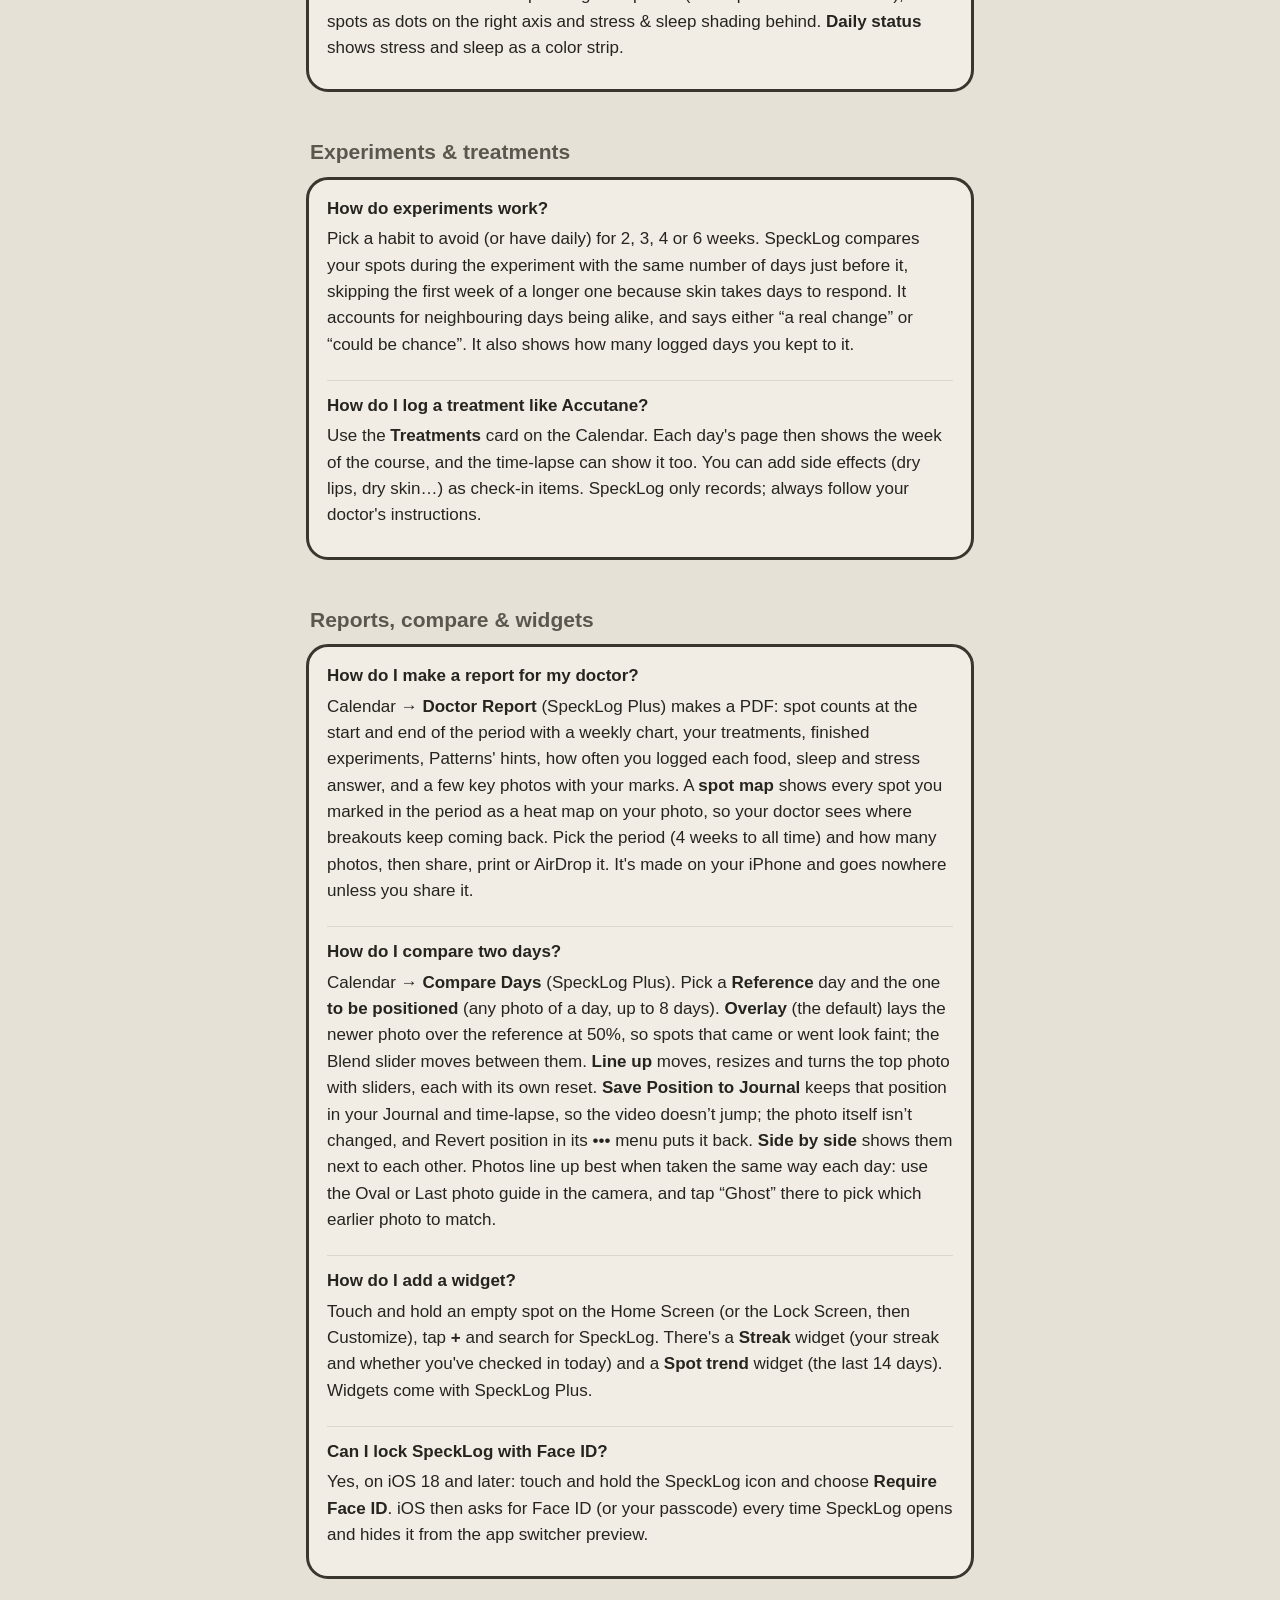
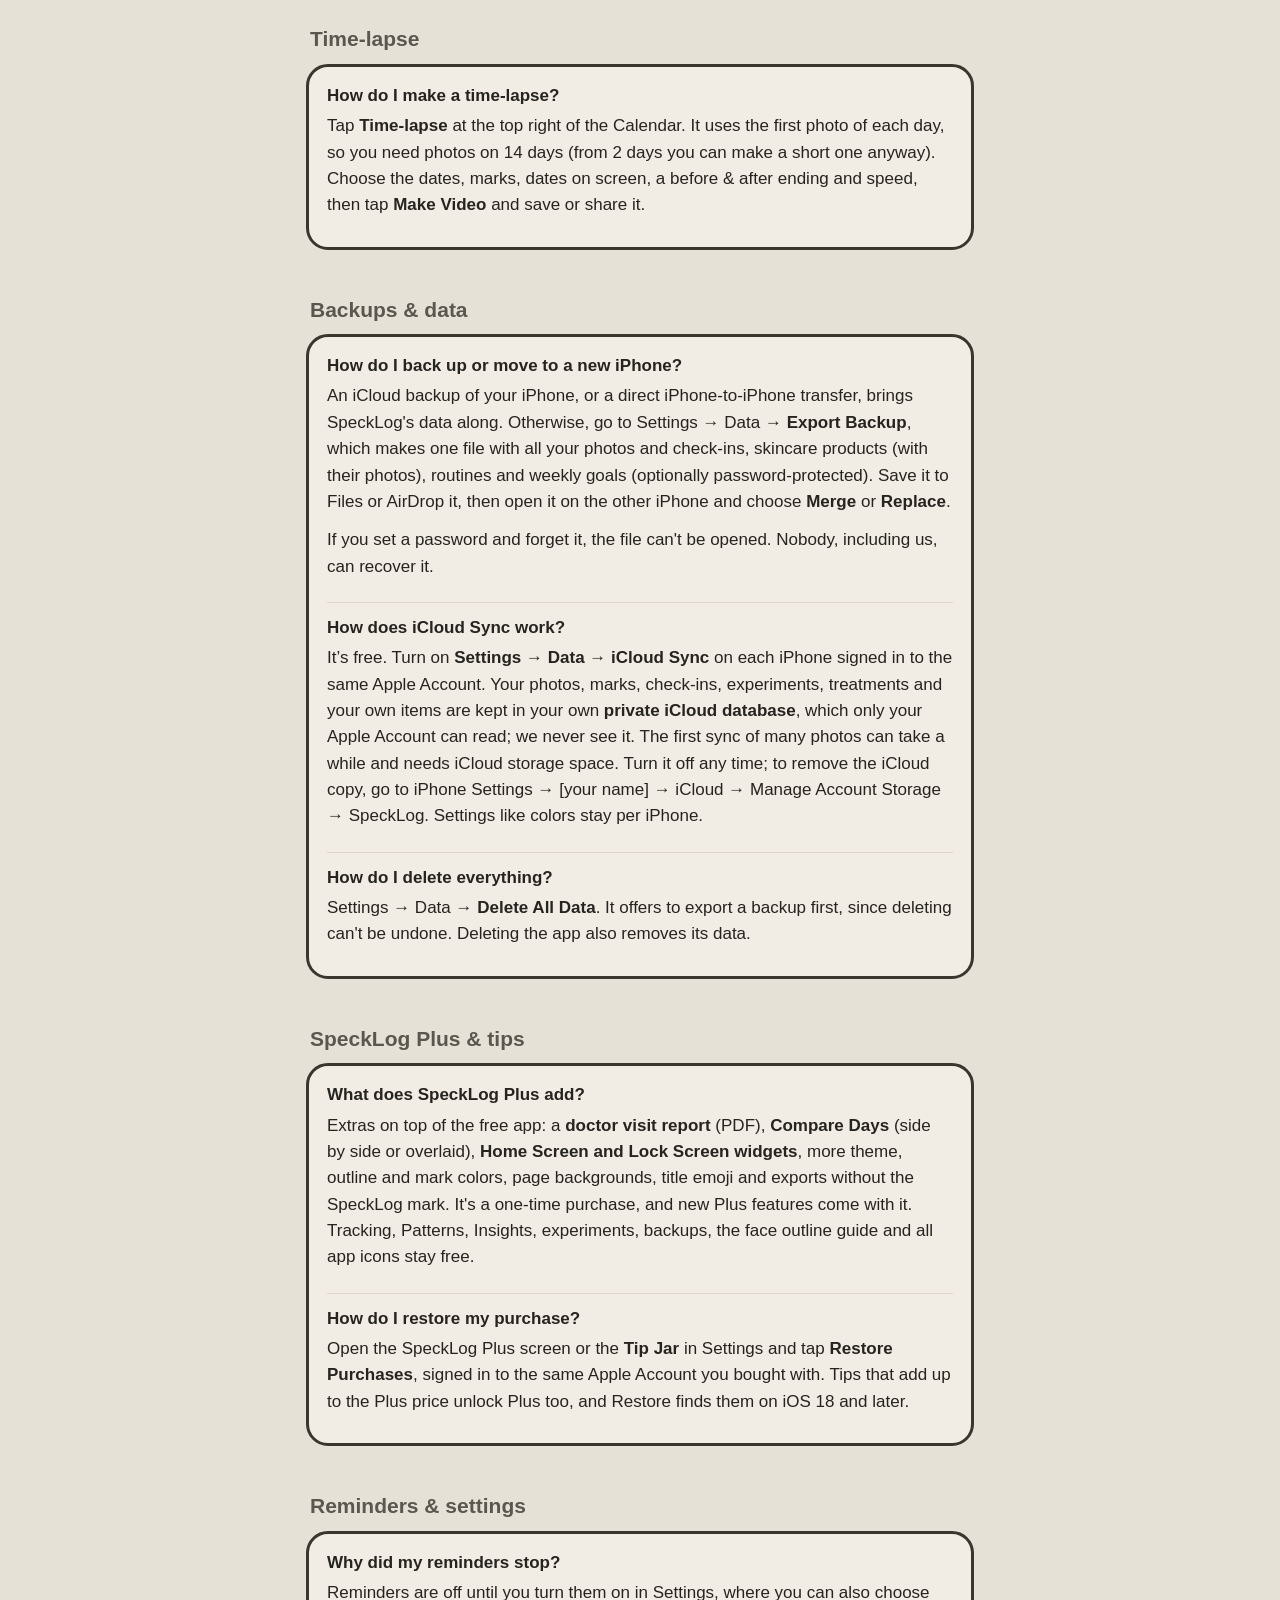
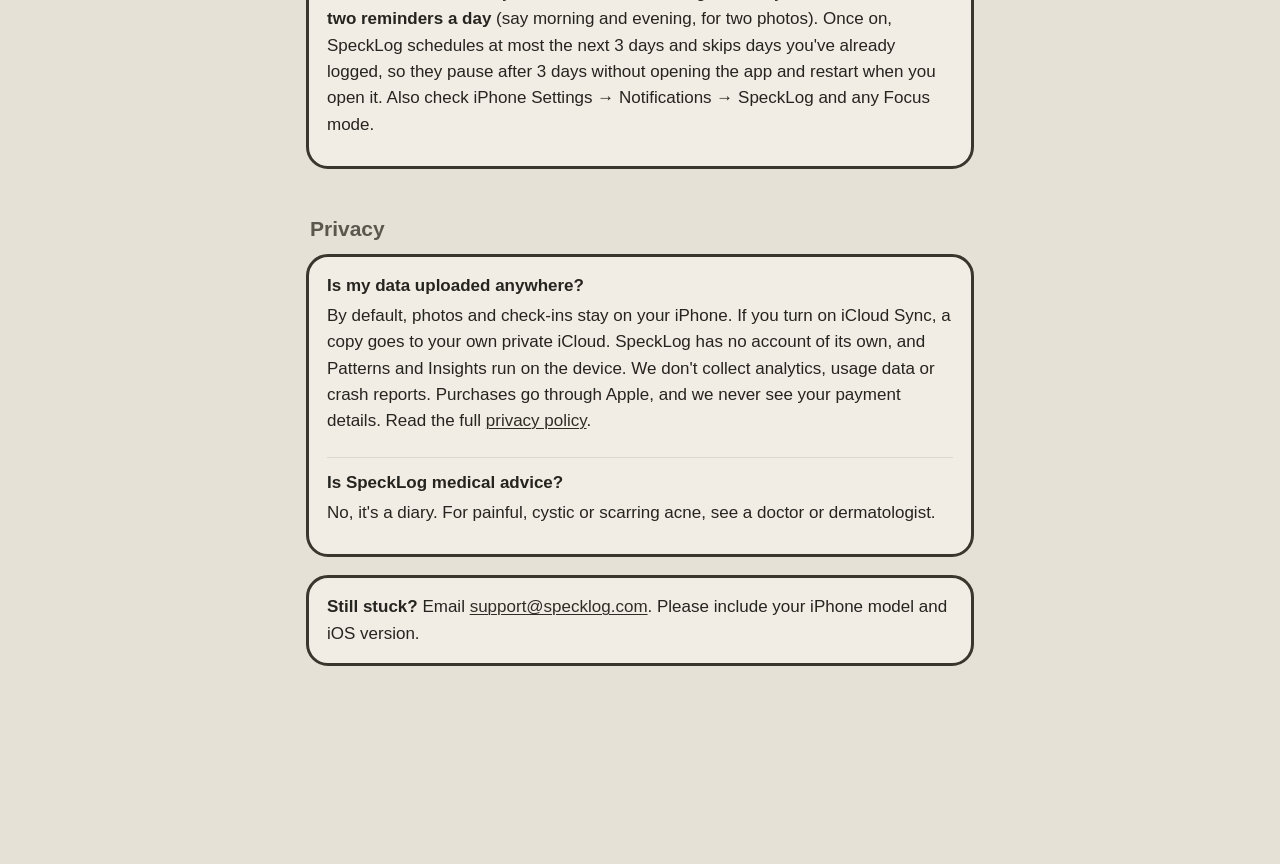
<file: faq.html>
<!doctype html>
<html lang="en">
<head>
<meta charset="utf-8">
<meta name="viewport" content="width=device-width, initial-scale=1">
<title>SpeckLog Questions &amp; Answers</title>
<link rel="alternate" hreflang="zh-Hans" href="faq-zh.html">
<script>try{if(localStorage.getItem('specklog-mode')==='dark')document.documentElement.setAttribute('data-theme','dark')}catch(e){}</script>
<link rel="icon" type="image/png" sizes="32x32" href="favicon-32.png?v=1">
<link rel="icon" type="image/png" sizes="192x192" href="favicon-192.png?v=1">
<link rel="apple-touch-icon" href="apple-touch-icon.png?v=1">
<link rel="stylesheet" href="site.css?v=14">
</head>
<body>
<main>
  <h1>Questions &amp; Answers</h1>
  <p class="muted">Help for SpeckLog, the private daily photo journal for your skin.</p>
  <input type="search" id="q" placeholder="Search questions" aria-label="Search questions">
  <p class="muted hidden" id="none">No answers found. Email <a href="mailto:support@specklog.com?subject=SpeckLog%20help&amp;body=Hi%20Levi%2C%0A%0AWhat%20I%20need%20help%20with%3A%0A%0A%0AWhat%20I%20was%20doing%20when%20it%20happened%20%28if%20something%20went%20wrong%29%3A%0A%0A%0AiPhone%20model%3A%0AiOS%20version%3A%0ASpeckLog%20version%20%28Settings%20%E2%86%92%20Help%20%26%20about%20%E2%86%92%20Version%29%3A%0A%0AThanks%21">support@specklog.com</a>.</p>
  <div class="topic">
  <h2>Getting started</h2>
  <div class="box">
  <section class="qa" id="start">
    <h3><a href="#start" style="color:inherit;text-decoration:none">How do I use SpeckLog each day?</a></h3>
    <p>Open the <strong>Journal</strong> tab, take a photo (or pick one from your library), mark your spots, then do the check-in: spot counts, stress, sleep, food and drink. It takes about a minute. The welcome tour (Settings → Help → <strong>Take the Tour</strong>) shows where everything is.</p>
  </section>
  </div>
  </div>
  <div class="topic">
  <h2>Photos &amp; marks</h2>
  <div class="box">
  <section class="qa" id="marks">
    <h3><a href="#marks" style="color:inherit;text-decoration:none">How do I mark spots?</a></h3>
    <p>After adding a photo, the marking screen opens. With the <strong>Star</strong> (or Box / Flower) tool, tap to drop a mark or drag to size one. With the <strong>Pen</strong>, paint over an area. The <strong>Eraser</strong> removes marks, and <strong>Pan</strong> moves the photo. Pinch to zoom with any tool. To adjust a mark, tap it: drag the round handle above it to turn it, the corner to resize it, and the handle below it to move it. On the day page, tap “N spots marked” on the photo to edit its marks.</p>
  </section>
  <section class="qa" id="mark-style">
    <h3><a href="#mark-style" style="color:inherit;text-decoration:none">Can I change how marks look?</a></h3>
    <p>Yes: Settings → Appearance → More options → Marks on photos, or the style button in the marking screen. Star and the green Box are free; Flower and other box colors come with SpeckLog Plus. Only the drawing changes: every mark keeps its place and size.</p>
  </section>
  <section class="qa" id="deleted-photos">
    <h3><a href="#deleted-photos" style="color:inherit;text-decoration:none">I deleted a photo by mistake. Can I get it back?</a></h3>
    <p>Yes, for 30 days: Settings → Data → Recently Deleted. Tap the photo and choose Restore to Its Day; it comes back with its marks and position. Days removed with Delete Days go there too, with their check-ins. After 30 days they're erased for good.</p>
  </section>
  </div>
  </div>
  <div class="topic">
  <h2>Check-in</h2>
  <div class="box">
  <section class="qa" id="spots">
    <h3><a href="#spots" style="color:inherit;text-decoration:none">How should I count spots?</a></h3>
    <p><strong>Large / painful</strong> = deep, sore or swollen spots; <strong>Small / mild</strong> = everything else. Tap the arrows or type the number. Your best guess is fine: counting the same way each day matters more than being exact.</p>
  </section>
  <section class="qa" id="custom-items">
    <h3><a href="#custom-items" style="color:inherit;text-decoration:none">Can I track my own things?</a></h3>
    <p>Yes. Add yes/no items such as “Shaved” or “Traveled” at the bottom of the check-in or in Settings → Check-in items. They show up in Insights, Patterns and experiments, counted from the day you added them. Removing an item only hides it, so its history stays.</p>
  </section>
  </div>
  </div>
  <div class="topic">
  <h2>Skincare, routines &amp; goals</h2>
  <div class="box">
  <section class="qa" id="skincare">
    <h3><a href="#skincare" style="color:inherit;text-decoration:none">How do I log my skincare?</a></h3>
    <p>Add your products in Settings → Skincare → <strong>Skincare Vault</strong> (type, name, brand, ingredients, and photos of the bottle and the ingredients list). In the daily check-in, <strong>Skincare today</strong> has Morning and Evening: tap what you used. Tap a product’s photo to see it full screen (swipe to the ingredients list, pinch to zoom). Touch and hold a product in the vault to pin it to the top. A photo you replace or remove waits in Recently Deleted for 30 days.</p>
  </section>
  <section class="qa" id="routines">
    <h3><a href="#routines" style="color:inherit;text-decoration:none">How do routines work?</a></h3>
    <p>In the Skincare Vault, make a routine: Morning, Evening or General, for Home or Travel, with steps that each have a timer and any products you use in them. Start it from the check-in, the vault, or the <strong>Start morning / evening routine</strong> button on today’s Journal page (evening starts at 3 pm unless you change it in the vault). It runs by itself, chimes at each step, can count down a few seconds between steps, and has Pause, Next, Previous and Stop. Finishing logs every step’s products. To hear chimes during Sleep or another Focus, allow SpeckLog’s <strong>time-sensitive notifications</strong> in that Focus (iPhone Settings → Focus).</p>
  </section>
  <section class="qa" id="goals">
    <h3><a href="#goals" style="color:inherit;text-decoration:none">How do weekly goals work?</a></h3>
    <p>Set one goal for the week on your Journal page. Once saved it’s locked in. At the end of the week (Sunday, or your first visit after), SpeckLog asks how it went: green (met it), yellow (partly) or red (not this time), and the goal keeps that colored dot. Tap <strong>Your week</strong> any day for a summary of the week so far.</p>
  </section>
  </div>
  </div>
  <div class="topic">
  <h2>Patterns &amp; Insights</h2>
  <div class="box">
  <section class="qa" id="patterns">
    <h3><a href="#patterns" style="color:inherit;text-decoration:none">How do Patterns work?</a></h3>
    <p>SpeckLog turns each habit into how often you did it over the last 7 days, then compares that with your spot counts 0 to 7 days later. Two checks are used:</p><p><strong>One at a time:</strong> a correlation for each habit at each delay. Because habits and skin come in stretches, neighbouring days aren't independent, so SpeckLog works out an <em>effective number of days</em> (often 15–30 out of 180) and uses a cautious range so chance alone rarely shows up as a link.</p><p><strong>All together:</strong> a regression with every habit at once, so habits that change together (stressful weeks with more fast food) share the credit instead of each looking linked.</p><p>Patterns need about 6 weeks of check-ins with spot counts. All of it runs on your iPhone. The formulas are in the app under Settings → Patterns &amp; Insights → “The math behind it”.</p>
  </section>
  <section class="qa" id="strong-possible">
    <h3><a href="#strong-possible" style="color:inherit;text-decoration:none">What do “Strong hint” and “Possible” mean?</a></h3>
    <p><strong>Strong hint:</strong> both checks find the link and agree on its direction, or the all-together model is very sure on its own. <strong>Possible:</strong> one check finds it and the other doesn't clearly disagree. If the two checks point opposite ways, the link is dropped: it's probably another habit that moves with it.</p><p>Neither proves a cause. The best test is an experiment: tap <strong>Test it</strong> under a hint.</p>
  </section>
  <section class="qa" id="insights">
    <h3><a href="#insights" style="color:inherit;text-decoration:none">How do I read the Insights charts?</a></h3>
    <p><strong>Compare</strong> picks one habit: each day is a blue column, darker when you had it on more days of that week, with your spot counts drawn on top. “Shift habit days later” moves the columns if your skin reacts a few days after. Under the chart, a sentence compares spots on weeks with the habit and weeks without.</p><p><strong>Totals</strong> counts each habit up through the period (a steeper line = more often), with spots as dots on the right axis and stress &amp; sleep shading behind. <strong>Daily status</strong> shows stress and sleep as a color strip.</p>
  </section>
  </div>
  </div>
  <div class="topic">
  <h2>Experiments &amp; treatments</h2>
  <div class="box">
  <section class="qa" id="experiments">
    <h3><a href="#experiments" style="color:inherit;text-decoration:none">How do experiments work?</a></h3>
    <p>Pick a habit to avoid (or have daily) for 2, 3, 4 or 6 weeks. SpeckLog compares your spots during the experiment with the same number of days just before it, skipping the first week of a longer one because skin takes days to respond. It accounts for neighbouring days being alike, and says either “a real change” or “could be chance”. It also shows how many logged days you kept to it.</p>
  </section>
  <section class="qa" id="treatments">
    <h3><a href="#treatments" style="color:inherit;text-decoration:none">How do I log a treatment like Accutane?</a></h3>
    <p>Use the <strong>Treatments</strong> card on the Calendar. Each day's page then shows the week of the course, and the time-lapse can show it too. You can add side effects (dry lips, dry skin…) as check-in items. SpeckLog only records; always follow your doctor's instructions.</p>
  </section>
  </div>
  </div>
  <div class="topic">
  <h2>Reports, compare &amp; widgets</h2>
  <div class="box">
  <section class="qa" id="doctor-report">
    <h3><a href="#doctor-report" style="color:inherit;text-decoration:none">How do I make a report for my doctor?</a></h3>
    <p>Calendar → <strong>Doctor Report</strong> (SpeckLog Plus) makes a PDF: spot counts at the start and end of the period with a weekly chart, your treatments, finished experiments, Patterns' hints, how often you logged each food, sleep and stress answer, and a few key photos with your marks. A <strong>spot map</strong> shows every spot you marked in the period as a heat map on your photo, so your doctor sees where breakouts keep coming back. Pick the period (4 weeks to all time) and how many photos, then share, print or AirDrop it. It's made on your iPhone and goes nowhere unless you share it.</p>
  </section>
  <section class="qa" id="compare">
    <h3><a href="#compare" style="color:inherit;text-decoration:none">How do I compare two days?</a></h3>
    <p>Calendar → <strong>Compare Days</strong> (SpeckLog Plus). Pick a <strong>Reference</strong> day and the one <strong>to be positioned</strong> (any photo of a day, up to 8 days). <strong>Overlay</strong> (the default) lays the newer photo over the reference at 50%, so spots that came or went look faint; the Blend slider moves between them. <strong>Line up</strong> moves, resizes and turns the top photo with sliders, each with its own reset. <strong>Save Position to Journal</strong> keeps that position in your Journal and time-lapse, so the video doesn’t jump; the photo itself isn’t changed, and Revert position in its ••• menu puts it back. <strong>Side by side</strong> shows them next to each other. Photos line up best when taken the same way each day: use the Oval or Last photo guide in the camera, and tap “Ghost” there to pick which earlier photo to match.</p>
  </section>
  <section class="qa" id="widgets">
    <h3><a href="#widgets" style="color:inherit;text-decoration:none">How do I add a widget?</a></h3>
    <p>Touch and hold an empty spot on the Home Screen (or the Lock Screen, then Customize), tap <strong>+</strong> and search for SpeckLog. There's a <strong>Streak</strong> widget (your streak and whether you've checked in today) and a <strong>Spot trend</strong> widget (the last 14 days). Widgets come with SpeckLog Plus.</p>
  </section>
  <section class="qa" id="face-id">
    <h3><a href="#face-id" style="color:inherit;text-decoration:none">Can I lock SpeckLog with Face ID?</a></h3>
    <p>Yes, on iOS 18 and later: touch and hold the SpeckLog icon and choose <strong>Require Face ID</strong>. iOS then asks for Face ID (or your passcode) every time SpeckLog opens and hides it from the app switcher preview.</p>
  </section>
  </div>
  </div>
  <div class="topic">
  <h2>Time-lapse</h2>
  <div class="box">
  <section class="qa" id="timelapse">
    <h3><a href="#timelapse" style="color:inherit;text-decoration:none">How do I make a time-lapse?</a></h3>
    <p>Tap <strong>Time-lapse</strong> at the top right of the Calendar. It uses the first photo of each day, so you need photos on 14 days (from 2 days you can make a short one anyway). Choose the dates, marks, dates on screen, a before &amp; after ending and speed, then tap <strong>Make Video</strong> and save or share it.</p>
  </section>
  </div>
  </div>
  <div class="topic">
  <h2>Backups &amp; data</h2>
  <div class="box">
  <section class="qa" id="backup">
    <h3><a href="#backup" style="color:inherit;text-decoration:none">How do I back up or move to a new iPhone?</a></h3>
    <p>An iCloud backup of your iPhone, or a direct iPhone-to-iPhone transfer, brings SpeckLog's data along. Otherwise, go to Settings → Data → <strong>Export Backup</strong>, which makes one file with all your photos and check-ins, skincare products (with their photos), routines and weekly goals (optionally password-protected). Save it to Files or AirDrop it, then open it on the other iPhone and choose <strong>Merge</strong> or <strong>Replace</strong>.</p><p>If you set a password and forget it, the file can't be opened. Nobody, including us, can recover it.</p>
  </section>
  <section class="qa" id="icloud">
    <h3><a href="#icloud" style="color:inherit;text-decoration:none">How does iCloud Sync work?</a></h3>
    <p>It’s free. Turn on <strong>Settings → Data → iCloud Sync</strong> on each iPhone signed in to the same Apple Account. Your photos, marks, check-ins, experiments, treatments and your own items are kept in your own <strong>private iCloud database</strong>, which only your Apple Account can read; we never see it. The first sync of many photos can take a while and needs iCloud storage space. Turn it off any time; to remove the iCloud copy, go to iPhone Settings → [your name] → iCloud → Manage Account Storage → SpeckLog. Settings like colors stay per iPhone.</p>
  </section>
  <section class="qa" id="delete">
    <h3><a href="#delete" style="color:inherit;text-decoration:none">How do I delete everything?</a></h3>
    <p>Settings → Data → <strong>Delete All Data</strong>. It offers to export a backup first, since deleting can't be undone. Deleting the app also removes its data.</p>
  </section>
  </div>
  </div>
  <div class="topic">
  <h2>SpeckLog Plus &amp; tips</h2>
  <div class="box">
  <section class="qa" id="plus">
    <h3><a href="#plus" style="color:inherit;text-decoration:none">What does SpeckLog Plus add?</a></h3>
    <p>Extras on top of the free app: a <strong>doctor visit report</strong> (PDF), <strong>Compare Days</strong> (side by side or overlaid), <strong>Home Screen and Lock Screen widgets</strong>, more theme, outline and mark colors, page backgrounds, title emoji and exports without the SpeckLog mark. It's a one-time purchase, and new Plus features come with it. Tracking, Patterns, Insights, experiments, backups, the face outline guide and all app icons stay free.</p>
  </section>
  <section class="qa" id="restore">
    <h3><a href="#restore" style="color:inherit;text-decoration:none">How do I restore my purchase?</a></h3>
    <p>Open the SpeckLog Plus screen or the <strong>Tip Jar</strong> in Settings and tap <strong>Restore Purchases</strong>, signed in to the same Apple Account you bought with. Tips that add up to the Plus price unlock Plus too, and Restore finds them on iOS 18 and later.</p>
  </section>
  </div>
  </div>
  <div class="topic">
  <h2>Reminders &amp; settings</h2>
  <div class="box">
  <section class="qa" id="reminders">
    <h3><a href="#reminders" style="color:inherit;text-decoration:none">Why did my reminders stop?</a></h3>
    <p>Reminders are off until you turn them on in Settings, where you can also choose <strong>two reminders a day</strong> (say morning and evening, for two photos). Once on, SpeckLog schedules at most the next 3 days and skips days you've already logged, so they pause after 3 days without opening the app and restart when you open it. Also check iPhone Settings → Notifications → SpeckLog and any Focus mode.</p>
  </section>
  </div>
  </div>
  <div class="topic">
  <h2>Privacy</h2>
  <div class="box">
  <section class="qa" id="privacy">
    <h3><a href="#privacy" style="color:inherit;text-decoration:none">Is my data uploaded anywhere?</a></h3>
    <p>By default, photos and check-ins stay on your iPhone. If you turn on iCloud Sync, a copy goes to your own private iCloud. SpeckLog has no account of its own, and Patterns and Insights run on the device. We don't collect analytics, usage data or crash reports. Purchases go through Apple, and we never see your payment details. Read the full <a href="privacy.html">privacy policy</a>.</p>
  </section>
  <section class="qa" id="medical">
    <h3><a href="#medical" style="color:inherit;text-decoration:none">Is SpeckLog medical advice?</a></h3>
    <p>No, it's a diary. For painful, cystic or scarring acne, see a doctor or dermatologist.</p>
  </section>
  </div>
  </div>

  <div class="card contact">
    <strong>Still stuck?</strong> Email <a href="mailto:support@specklog.com?subject=SpeckLog%20help&amp;body=Hi%20Levi%2C%0A%0AWhat%20I%20need%20help%20with%3A%0A%0A%0AWhat%20I%20was%20doing%20when%20it%20happened%20%28if%20something%20went%20wrong%29%3A%0A%0A%0AiPhone%20model%3A%0AiOS%20version%3A%0ASpeckLog%20version%20%28Settings%20%E2%86%92%20Help%20%26%20about%20%E2%86%92%20Version%29%3A%0A%0AThanks%21">support@specklog.com</a>.
    Please include your iPhone model and iOS version.
  </div>
</main>
<script src="site.js?v=12"></script>
</body>
</html>
</file>
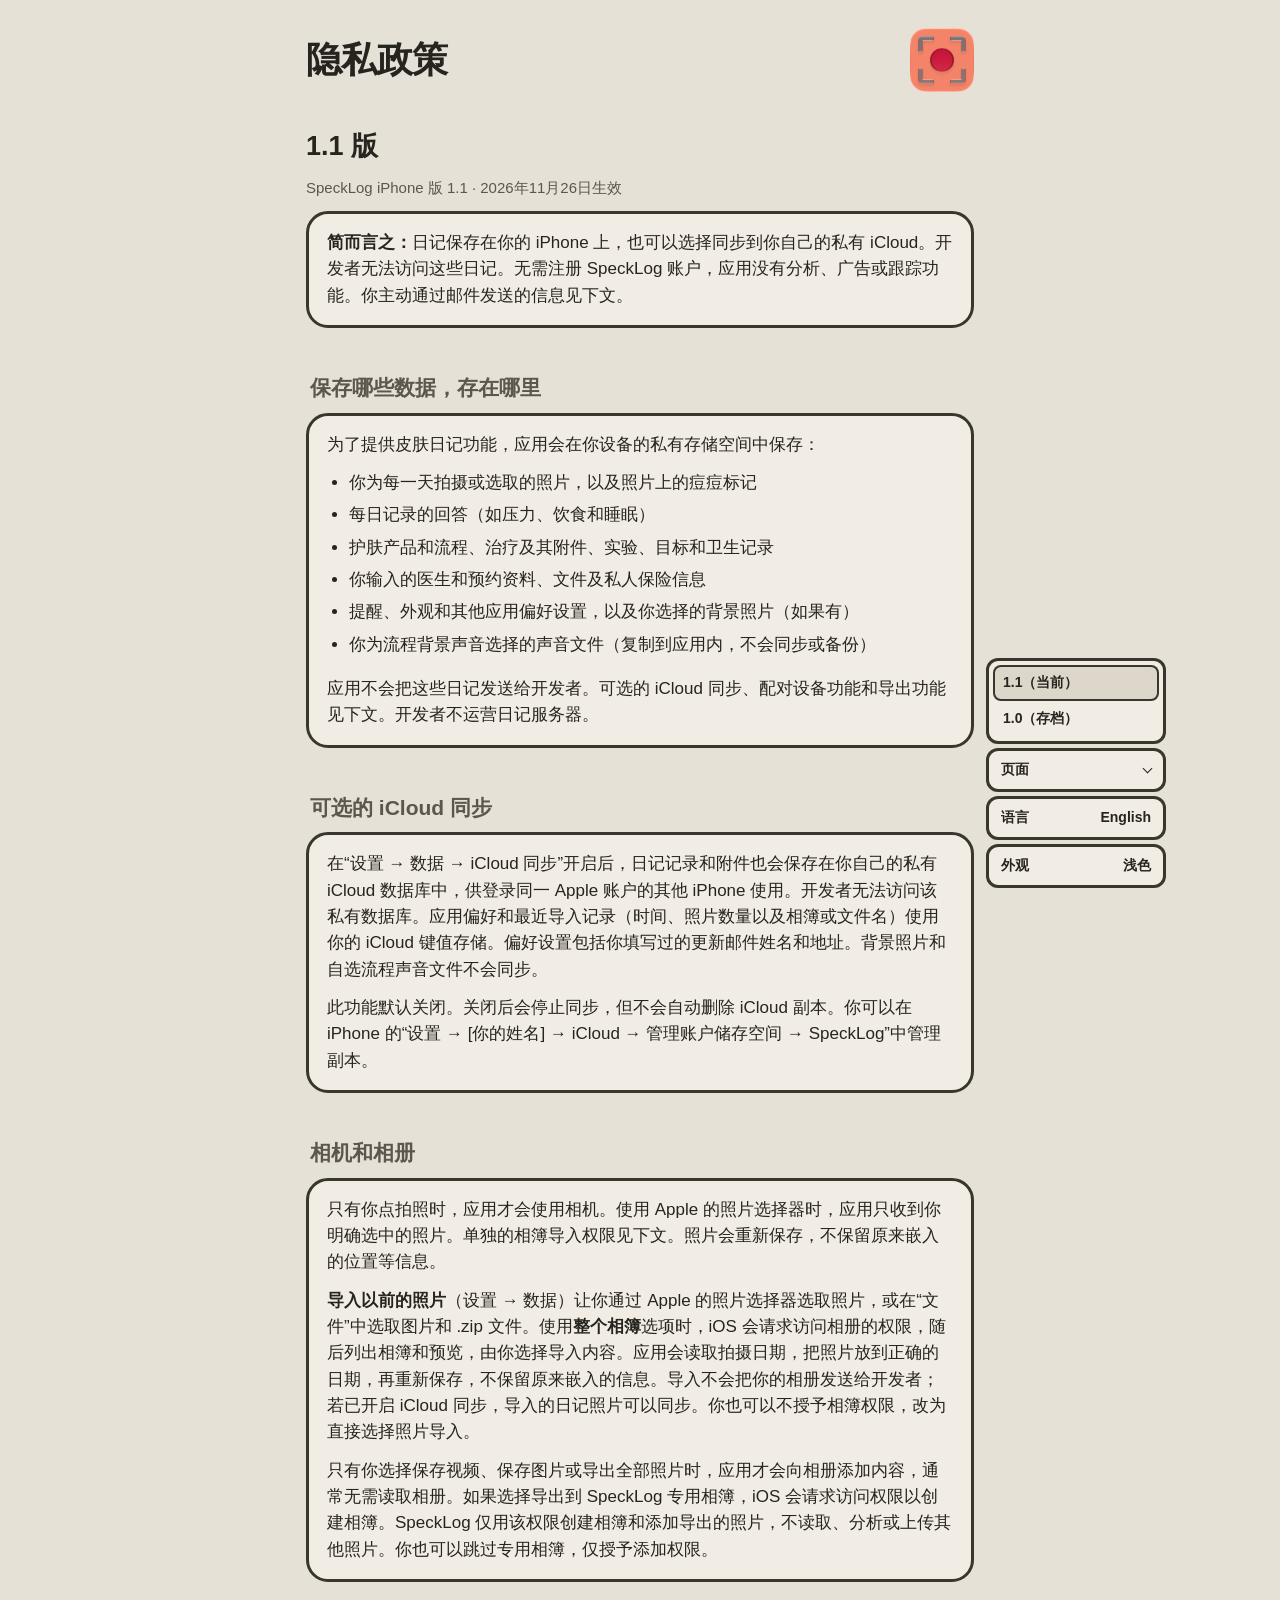
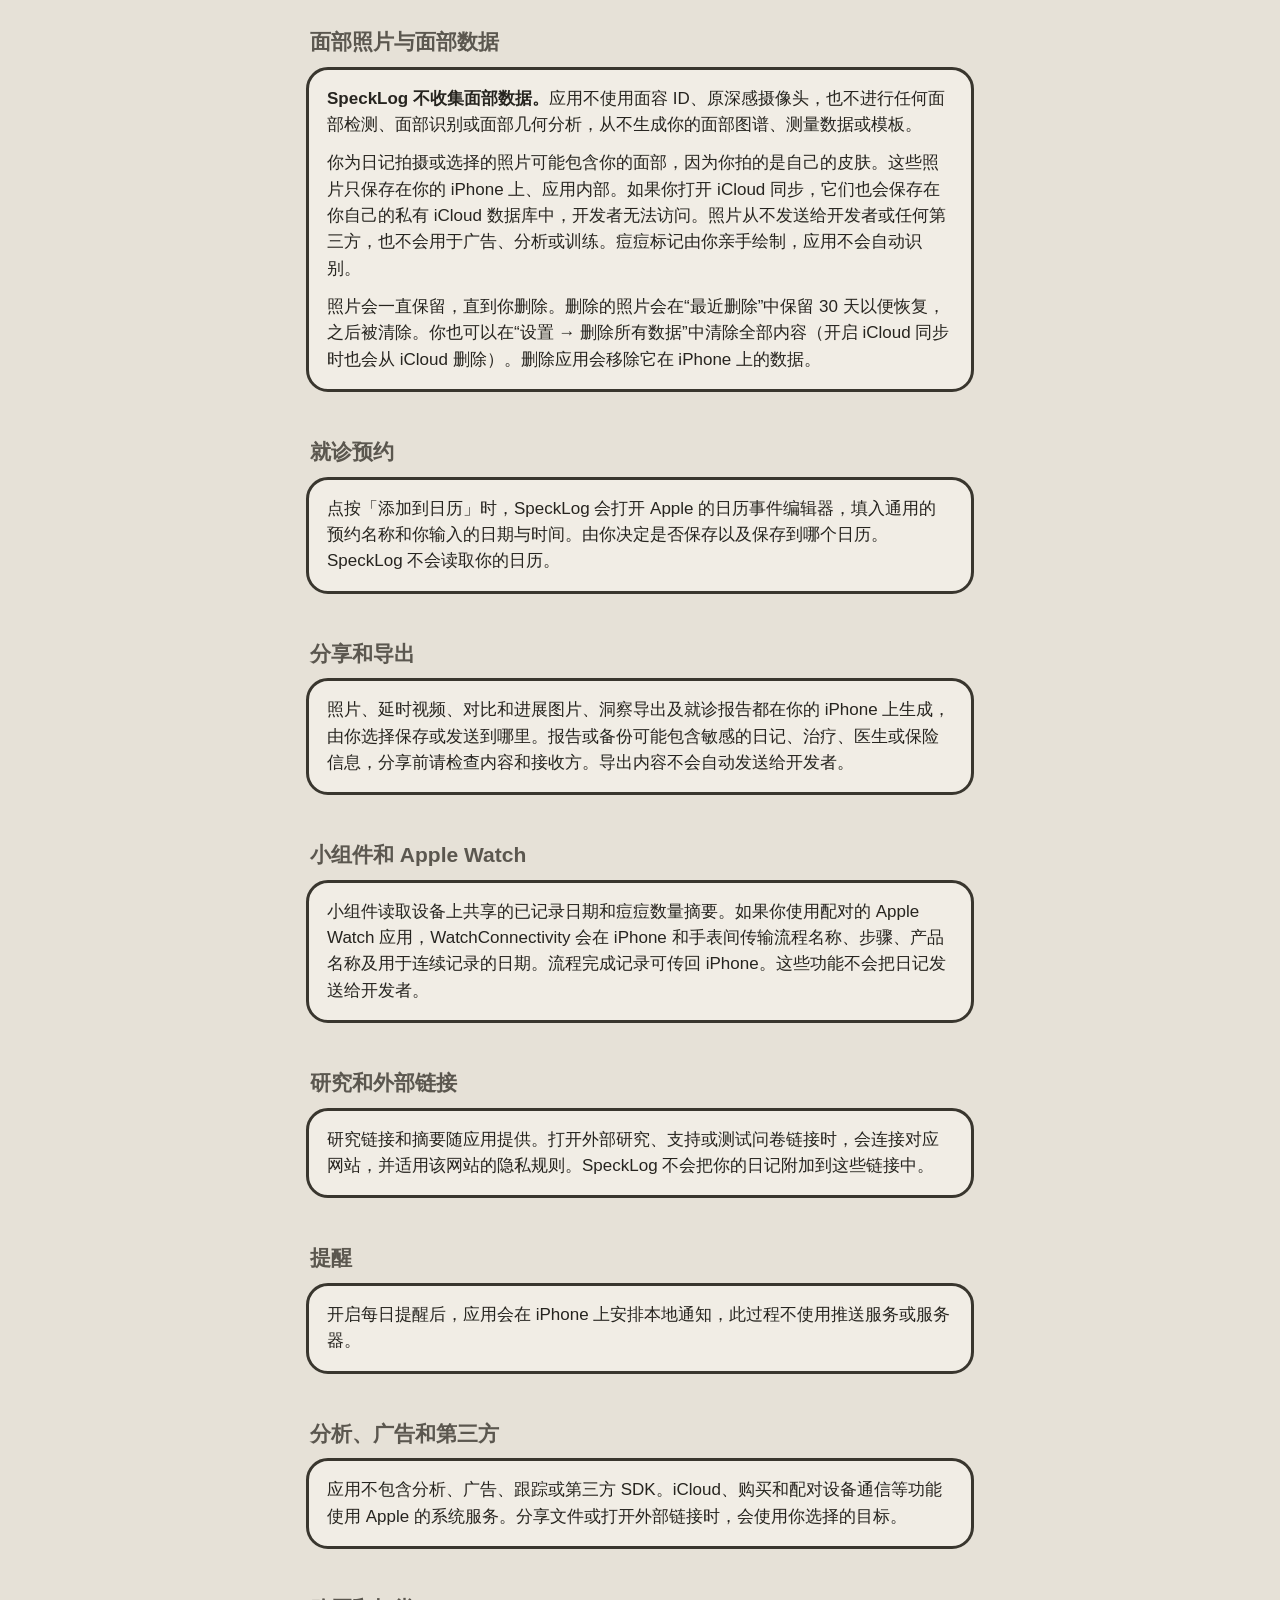
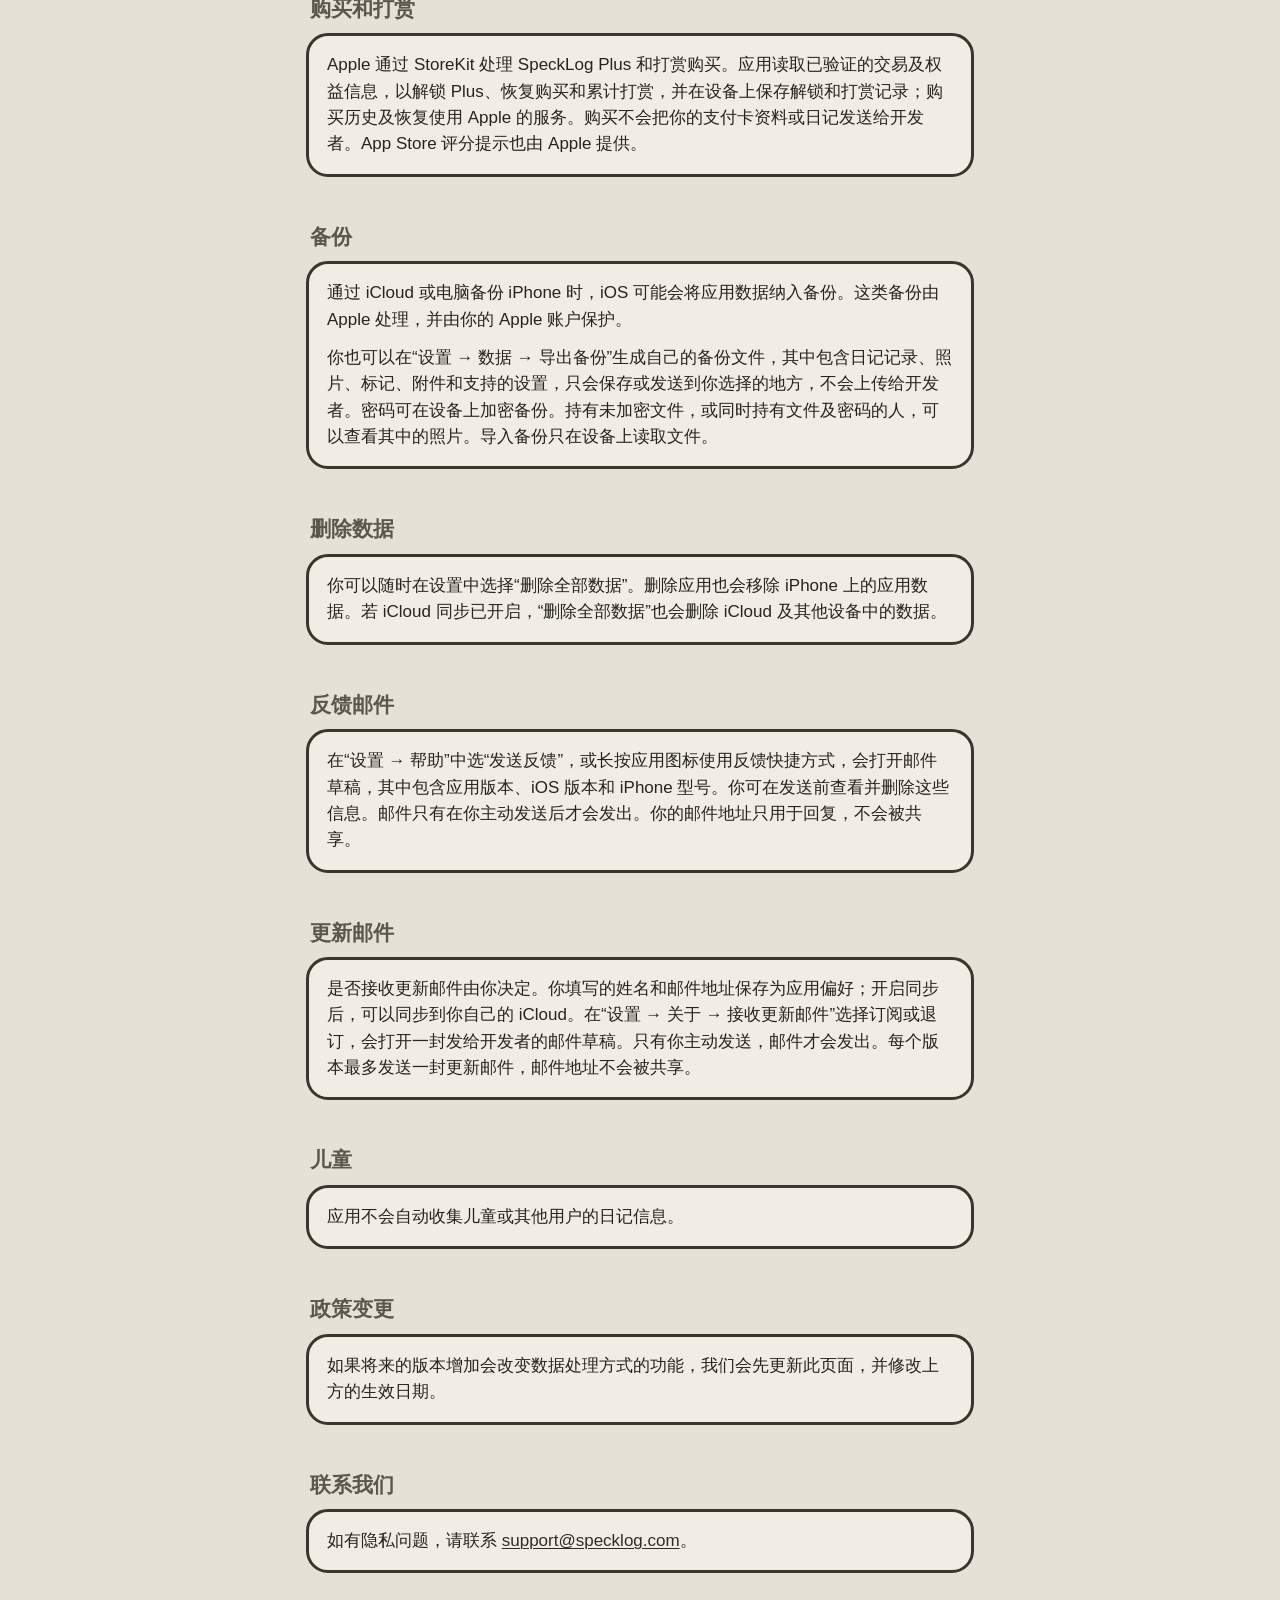
<file: privacy-zh.html>
<!doctype html>
<html lang="zh-Hans">
<head>
<meta charset="utf-8">
<meta name="viewport" content="width=device-width, initial-scale=1">
<title>SpeckLog 隐私政策</title>
<link rel="alternate" hreflang="en" href="privacy.html">
<script>try{if(localStorage.getItem('specklog-mode')==='dark')document.documentElement.setAttribute('data-theme','dark')}catch(e){}</script>
<link rel="icon" type="image/png" sizes="32x32" href="favicon-32.png?v=1">
<link rel="icon" type="image/png" sizes="192x192" href="favicon-192.png?v=1">
<link rel="apple-touch-icon" href="apple-touch-icon.png?v=1">
<link rel="stylesheet" href="site.css?v=14">
</head>
<body>
<main>
  <h1>隐私政策</h1>

  <section class="policy" id="v1.1" data-label="1.1（当前）">
  <h2 class="version-heading">1.1 版</h2>
  <p class="muted">SpeckLog iPhone 版 1.1 · 2026年11月26日生效</p>
  <div class="summary"><strong>简而言之：</strong>日记保存在你的 iPhone 上，也可以选择同步到你自己的私有 iCloud。开发者无法访问这些日记。无需注册 SpeckLog 账户，应用没有分析、广告或跟踪功能。你主动通过邮件发送的信息见下文。</div>

  <h2>保存哪些数据，存在哪里</h2>
  <div class="box">
    <p>为了提供皮肤日记功能，应用会在你设备的私有存储空间中保存：</p>
    <ul>
      <li>你为每一天拍摄或选取的照片，以及照片上的痘痘标记</li>
      <li>每日记录的回答（如压力、饮食和睡眠）</li>
      <li>护肤产品和流程、治疗及其附件、实验、目标和卫生记录</li>
      <li>你输入的医生和预约资料、文件及私人保险信息</li>
      <li>提醒、外观和其他应用偏好设置，以及你选择的背景照片（如果有）</li>
      <li>你为流程背景声音选择的声音文件（复制到应用内，不会同步或备份）</li>
    </ul>
    <p>应用不会把这些日记发送给开发者。可选的 iCloud 同步、配对设备功能和导出功能见下文。开发者不运营日记服务器。</p>
  </div>

  <h2>可选的 iCloud 同步</h2>
  <div class="box">
    <p>在“设置 → 数据 → iCloud 同步”开启后，日记记录和附件也会保存在你自己的私有 iCloud 数据库中，供登录同一 Apple 账户的其他 iPhone 使用。开发者无法访问该私有数据库。应用偏好和最近导入记录（时间、照片数量以及相簿或文件名）使用你的 iCloud 键值存储。偏好设置包括你填写过的更新邮件姓名和地址。背景照片和自选流程声音文件不会同步。</p>
    <p>此功能默认关闭。关闭后会停止同步，但不会自动删除 iCloud 副本。你可以在 iPhone 的“设置 → [你的姓名] → iCloud → 管理账户储存空间 → SpeckLog”中管理副本。</p>
  </div>

  <h2>相机和相册</h2>
  <div class="box">
    <p>只有你点拍照时，应用才会使用相机。使用 Apple 的照片选择器时，应用只收到你明确选中的照片。单独的相簿导入权限见下文。照片会重新保存，不保留原来嵌入的位置等信息。</p>
    <p><strong>导入以前的照片</strong>（设置 → 数据）让你通过 Apple 的照片选择器选取照片，或在“文件”中选取图片和 .zip 文件。使用<strong>整个相簿</strong>选项时，iOS 会请求访问相册的权限，随后列出相簿和预览，由你选择导入内容。应用会读取拍摄日期，把照片放到正确的日期，再重新保存，不保留原来嵌入的信息。导入不会把你的相册发送给开发者；若已开启 iCloud 同步，导入的日记照片可以同步。你也可以不授予相簿权限，改为直接选择照片导入。</p>
    <p>只有你选择保存视频、保存图片或导出全部照片时，应用才会向相册添加内容，通常无需读取相册。如果选择导出到 SpeckLog 专用相簿，iOS 会请求访问权限以创建相簿。SpeckLog 仅用该权限创建相簿和添加导出的照片，不读取、分析或上传其他照片。你也可以跳过专用相簿，仅授予添加权限。</p>
  </div>

  <h2 id="face-data">面部照片与面部数据</h2>
  <div class="box">
    <p><strong>SpeckLog 不收集面部数据。</strong>应用不使用面容 ID、原深感摄像头，也不进行任何面部检测、面部识别或面部几何分析，从不生成你的面部图谱、测量数据或模板。</p>
    <p>你为日记拍摄或选择的照片可能包含你的面部，因为你拍的是自己的皮肤。这些照片只保存在你的 iPhone 上、应用内部。如果你打开 iCloud 同步，它们也会保存在你自己的私有 iCloud 数据库中，开发者无法访问。照片从不发送给开发者或任何第三方，也不会用于广告、分析或训练。痘痘标记由你亲手绘制，应用不会自动识别。</p>
    <p>照片会一直保留，直到你删除。删除的照片会在“最近删除”中保留 30 天以便恢复，之后被清除。你也可以在“设置 → 删除所有数据”中清除全部内容（开启 iCloud 同步时也会从 iCloud 删除）。删除应用会移除它在 iPhone 上的数据。</p>
  </div>

  <h2>就诊预约</h2>
  <div class="box"><p>点按「添加到日历」时，SpeckLog 会打开 Apple 的日历事件编辑器，填入通用的预约名称和你输入的日期与时间。由你决定是否保存以及保存到哪个日历。SpeckLog 不会读取你的日历。</p></div>

  <h2>分享和导出</h2>
  <div class="box"><p>照片、延时视频、对比和进展图片、洞察导出及就诊报告都在你的 iPhone 上生成，由你选择保存或发送到哪里。报告或备份可能包含敏感的日记、治疗、医生或保险信息，分享前请检查内容和接收方。导出内容不会自动发送给开发者。</p></div>

  <h2>小组件和 Apple Watch</h2>
  <div class="box"><p>小组件读取设备上共享的已记录日期和痘痘数量摘要。如果你使用配对的 Apple Watch 应用，WatchConnectivity 会在 iPhone 和手表间传输流程名称、步骤、产品名称及用于连续记录的日期。流程完成记录可传回 iPhone。这些功能不会把日记发送给开发者。</p></div>

  <h2>研究和外部链接</h2>
  <div class="box"><p>研究链接和摘要随应用提供。打开外部研究、支持或测试问卷链接时，会连接对应网站，并适用该网站的隐私规则。SpeckLog 不会把你的日记附加到这些链接中。</p></div>

  <h2>提醒</h2>
  <div class="box"><p>开启每日提醒后，应用会在 iPhone 上安排本地通知，此过程不使用推送服务或服务器。</p></div>

  <h2>分析、广告和第三方</h2>
  <div class="box"><p>应用不包含分析、广告、跟踪或第三方 SDK。iCloud、购买和配对设备通信等功能使用 Apple 的系统服务。分享文件或打开外部链接时，会使用你选择的目标。</p></div>

  <h2>购买和打赏</h2>
  <div class="box"><p>Apple 通过 StoreKit 处理 SpeckLog Plus 和打赏购买。应用读取已验证的交易及权益信息，以解锁 Plus、恢复购买和累计打赏，并在设备上保存解锁和打赏记录；购买历史及恢复使用 Apple 的服务。购买不会把你的支付卡资料或日记发送给开发者。App Store 评分提示也由 Apple 提供。</p></div>

  <h2>备份</h2>
  <div class="box">
    <p>通过 iCloud 或电脑备份 iPhone 时，iOS 可能会将应用数据纳入备份。这类备份由 Apple 处理，并由你的 Apple 账户保护。</p>
    <p>你也可以在“设置 → 数据 → 导出备份”生成自己的备份文件，其中包含日记记录、照片、标记、附件和支持的设置，只会保存或发送到你选择的地方，不会上传给开发者。密码可在设备上加密备份。持有未加密文件，或同时持有文件及密码的人，可以查看其中的照片。导入备份只在设备上读取文件。</p>
  </div>

  <h2>删除数据</h2>
  <div class="box"><p>你可以随时在设置中选择“删除全部数据”。删除应用也会移除 iPhone 上的应用数据。若 iCloud 同步已开启，“删除全部数据”也会删除 iCloud 及其他设备中的数据。</p></div>

  <h2>反馈邮件</h2>
  <div class="box"><p>在“设置 → 帮助”中选“发送反馈”，或长按应用图标使用反馈快捷方式，会打开邮件草稿，其中包含应用版本、iOS 版本和 iPhone 型号。你可在发送前查看并删除这些信息。邮件只有在你主动发送后才会发出。你的邮件地址只用于回复，不会被共享。</p></div>

  <h2>更新邮件</h2>
  <div class="box"><p>是否接收更新邮件由你决定。你填写的姓名和邮件地址保存为应用偏好；开启同步后，可以同步到你自己的 iCloud。在“设置 → 关于 → 接收更新邮件”选择订阅或退订，会打开一封发给开发者的邮件草稿。只有你主动发送，邮件才会发出。每个版本最多发送一封更新邮件，邮件地址不会被共享。</p></div>

  <h2>儿童</h2>
  <div class="box"><p>应用不会自动收集儿童或其他用户的日记信息。</p></div>

  <h2>政策变更</h2>
  <div class="box"><p>如果将来的版本增加会改变数据处理方式的功能，我们会先更新此页面，并修改上方的生效日期。</p></div>

  <h2>联系我们</h2>
  <div class="box"><p>如有隐私问题，请联系 <a href="mailto:support@specklog.com?subject=SpeckLog%20%E9%9A%90%E7%A7%81%E9%97%AE%E9%A2%98&amp;body=%E4%BD%A0%E5%A5%BD%20Levi%EF%BC%8C%0A%0A%E6%88%91%E7%9A%84%E9%9A%90%E7%A7%81%E9%97%AE%E9%A2%98%EF%BC%9A%0A%0A%0A%E8%B0%A2%E8%B0%A2%EF%BC%81">support@specklog.com</a>。</p></div>
  </section>

  <section class="policy" id="v1.0" data-label="1.0（存档）">
  <h2 class="version-heading">1.0 版</h2>
  <p class="muted">SpeckLog iPhone 版 1.0 · 2026年11月8日生效</p>
  <div class="summary"><strong>简而言之：</strong>SpeckLog 不收集任何数据。照片、标记和每日记录保存在你的 iPhone 上。应用不设账户或服务器，也不包含分析、广告或跟踪功能。</div>

  <h2>保存哪些数据，存在哪里</h2>
  <div class="box">
    <p>为了提供皮肤日记功能，应用会在你设备的私有存储空间中保存：</p>
    <ul>
      <li>你为每一天拍摄或选取的照片，以及照片上的痘痘标记</li>
      <li>每日记录的回答（如压力、饮食和睡眠）</li>
      <li>提醒设置，以及你为应用选择的背景照片（如果有）</li>
    </ul>
    <p>这些数据不会发送给开发者或其他人。如果你开启了下述 iCloud 同步，副本会保存在你自己的 iCloud 中。开发者不运营服务器，也无法查看你的数据。</p>
  </div>

  <h2>可选的 iCloud 同步</h2>
  <div class="box">
    <p>在“设置 → 数据 → iCloud 同步”开启后，除背景照片和设置外，相同数据也会保存在你自己的私有 iCloud 数据库中，并出现在登录同一 Apple 账户的其他 iPhone 上。数据由 Apple 保存在你的账户下，享有与你的其他 iCloud 数据相同的保护。如果你启用了高级数据保护，数据会受到端到端加密保护。只有你的 Apple 账户可以读取这些数据，开发者无法访问。</p>
    <p>此功能默认关闭。关闭后会停止同步。若要删除 iCloud 中的副本，请前往 iPhone 的“设置 → [你的姓名] → iCloud → 管理账户储存空间 → SpeckLog”。</p>
  </div>

  <h2>相机和相册</h2>
  <div class="box">
    <p>只有你点拍照时，应用才会使用相机。选取照片时，应用通过 Apple 的照片选择器接收你明确选中的照片。照片会重新保存，原来嵌入的位置等信息不会保留。</p>
    <p>只有你选择保存视频、保存图片或导出全部照片时，应用才会向相册添加内容。通常无需读取相册。如果选择导出到 SpeckLog 专用相簿，iOS 会请求访问权限以创建相簿。SpeckLog 仅用该权限创建相簿和添加导出的照片，不读取、分析或上传其他照片。你也可以跳过专用相簿，仅授予添加权限。</p>
  </div>

  <h2>分享和导出</h2>
  <div class="box">
    <p>延时视频、洞察图片和电子表格都在你的 iPhone 上生成。它们只会发送或保存到你在分享菜单中选择的地方，不会发送给开发者。</p>
  </div>

  <h2>提醒</h2>
  <div class="box"><p>开启每日提醒后，应用会在 iPhone 上安排本地通知。此过程不使用推送服务或服务器。</p></div>

  <h2>分析、广告和第三方</h2>
  <div class="box"><p>应用不包含分析、广告、跟踪或第三方代码，也不会与他人共享数据。</p></div>

  <h2>购买和打赏</h2>
  <div class="box">
    <p>SpeckLog Plus 和打赏通过 Apple 的 App 内购买处理。应用和开发者无法看到你的支付信息，也不收集购买数据。应用仅在 iPhone 上记下你已解锁的功能。App Store 评分提示也由 Apple 提供。</p>
  </div>

  <h2>备份</h2>
  <div class="box">
    <p>通过 iCloud 或电脑备份 iPhone 时，iOS 可能会将应用数据纳入备份。这类备份由 Apple 处理，并由你的 Apple 账户保护。</p>
    <p>你也可以在“设置 → 数据 → 导出备份”生成自己的备份文件。文件包含照片、标记和每日记录，只会保存或发送到你选择的地方。密码可在设备上加密备份。未加密的文件，或文件及密码在他人手中时，其中的照片可能被查看。导入备份只在你的设备上读取该文件。</p>
  </div>

  <h2>删除数据</h2>
  <div class="box">
    <p>你可以随时在设置中选择“删除全部数据”。删除应用也会移除 iPhone 上的应用数据。若 iCloud 同步已开启，“删除全部数据”也会删除 iCloud 及其他设备中的数据。</p>
  </div>

  <h2>反馈邮件</h2>
  <div class="box">
    <p>在“设置 → 帮助”中选“发送反馈”，或长按应用图标使用反馈快捷方式，会在你的邮件应用中打开草稿。草稿包含应用版本、iOS 版本和 iPhone 型号，方便排查问题。你可在发送前删除这些信息。邮件只有在你主动发送后才会发出。你的邮件地址只用于回复，不会被共享。</p>
  </div>

  <h2>儿童</h2>
  <div class="box"><p>应用不收集任何人的个人信息，包括儿童的信息。</p></div>

  <h2>政策变更</h2>
  <div class="box"><p>如果将来的版本增加会改变数据处理方式的功能，我们会先更新此页面，并修改上方的生效日期。</p></div>

  <h2>联系我们</h2>
  <div class="box"><p>如有隐私问题，请联系 <a href="mailto:support@specklog.com?subject=SpeckLog%20%E9%9A%90%E7%A7%81%E9%97%AE%E9%A2%98&amp;body=%E4%BD%A0%E5%A5%BD%20Levi%EF%BC%8C%0A%0A%E6%88%91%E7%9A%84%E9%9A%90%E7%A7%81%E9%97%AE%E9%A2%98%EF%BC%9A%0A%0A%0A%E8%B0%A2%E8%B0%A2%EF%BC%81">support@specklog.com</a>。</p></div>
  </section>
</main>
<script src="site.js?v=12"></script>
</body>
</html>
</file>
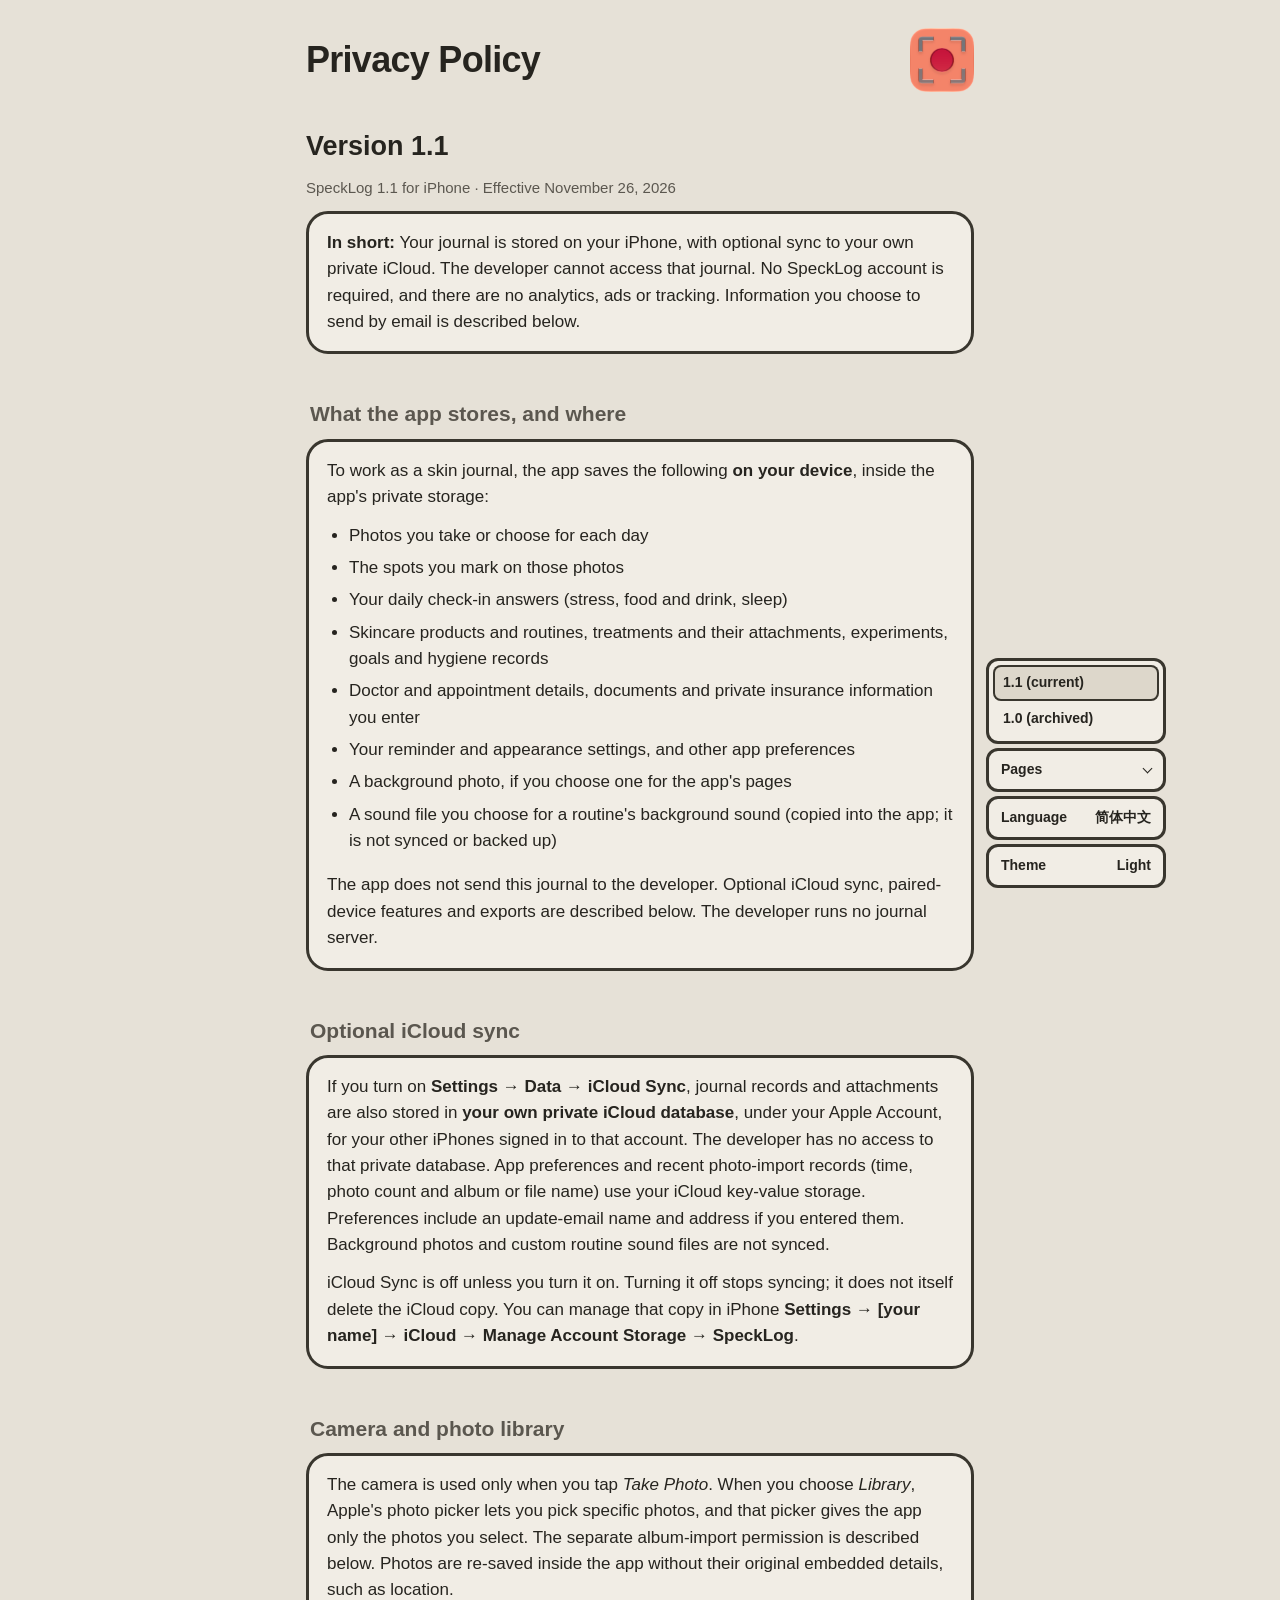
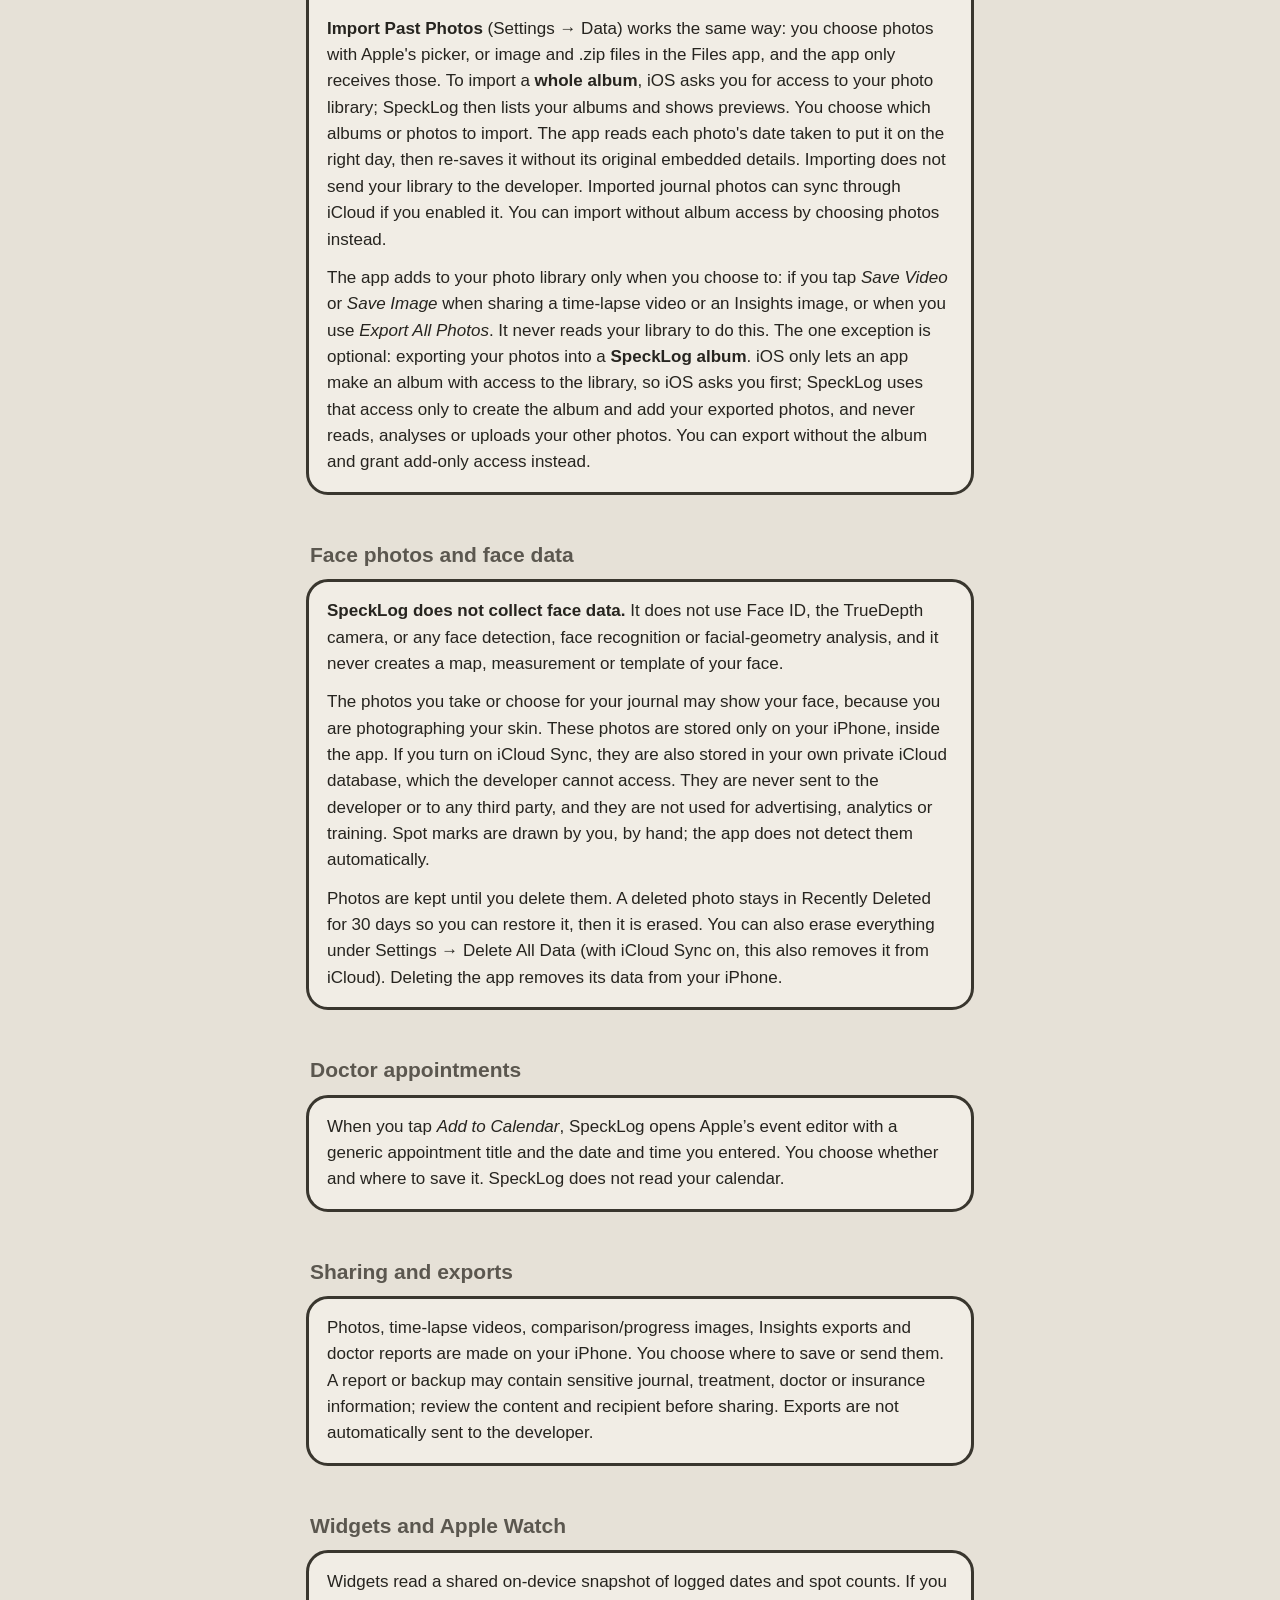
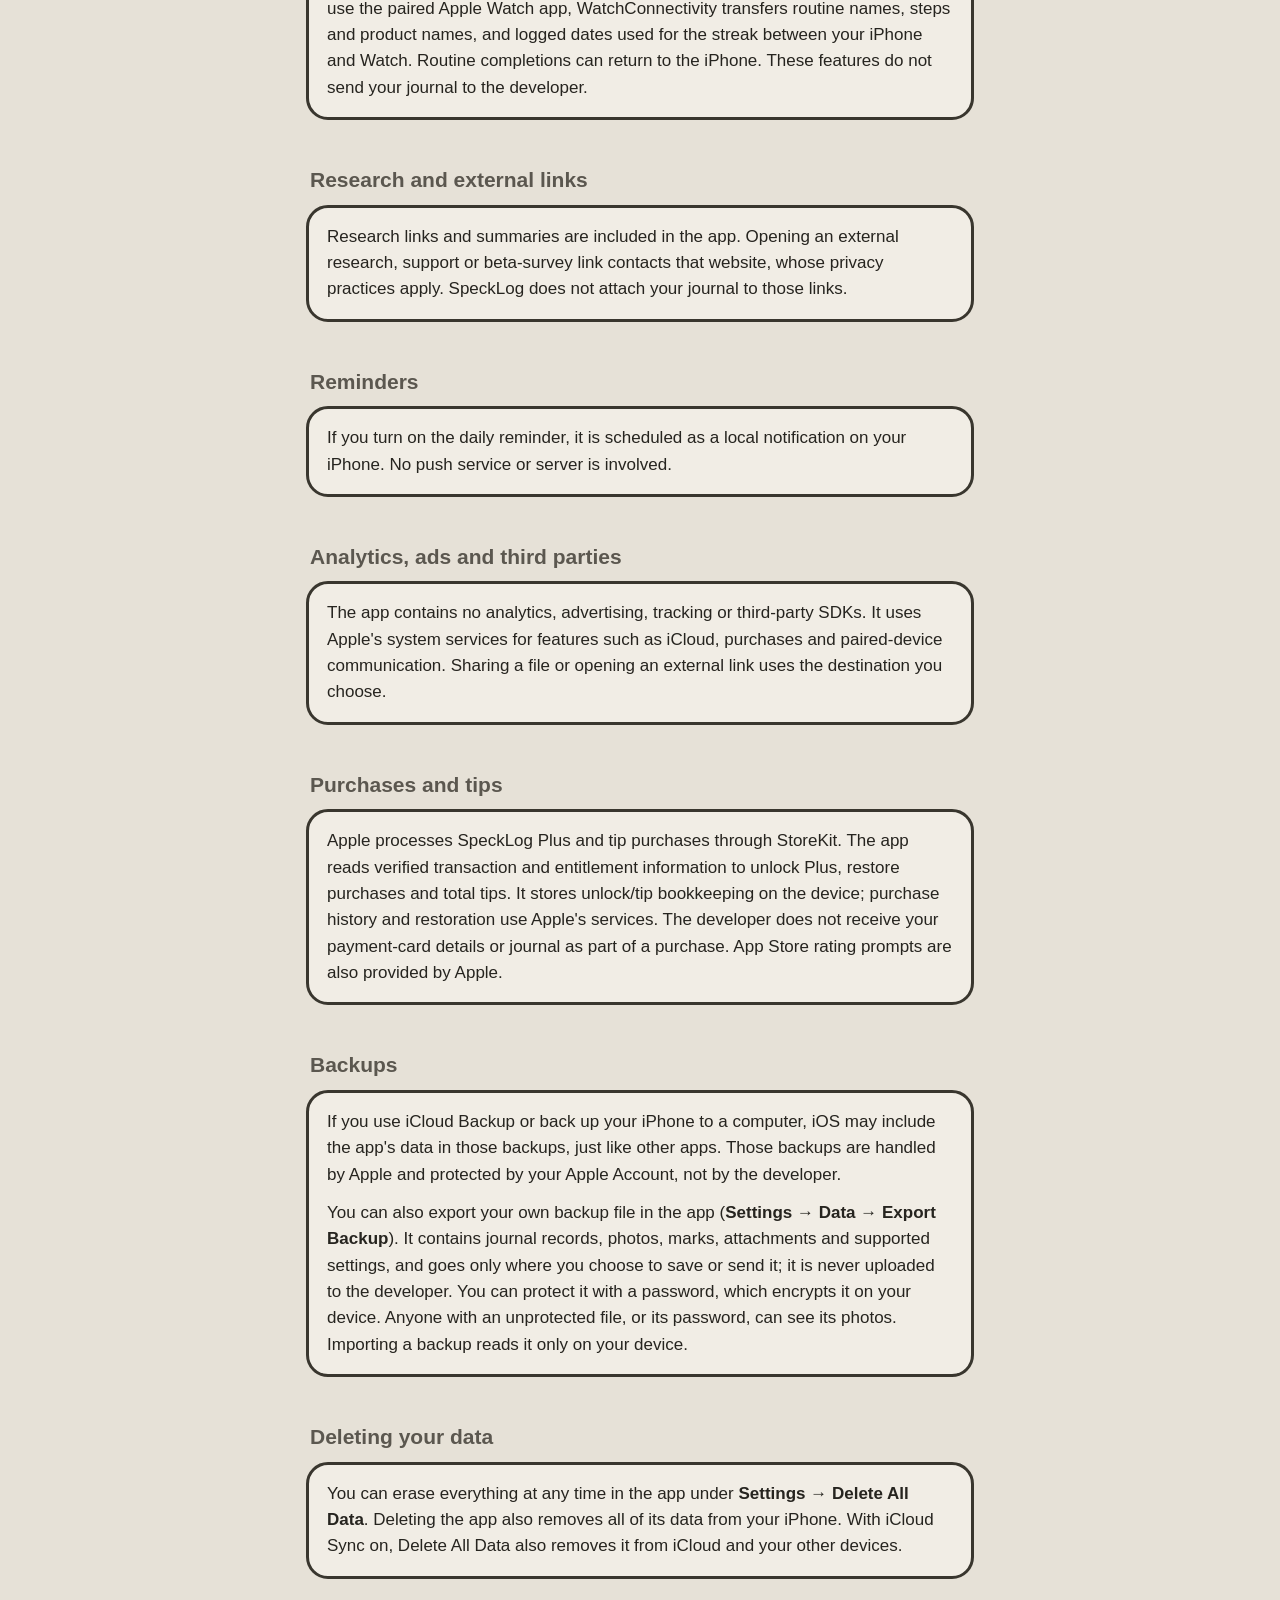
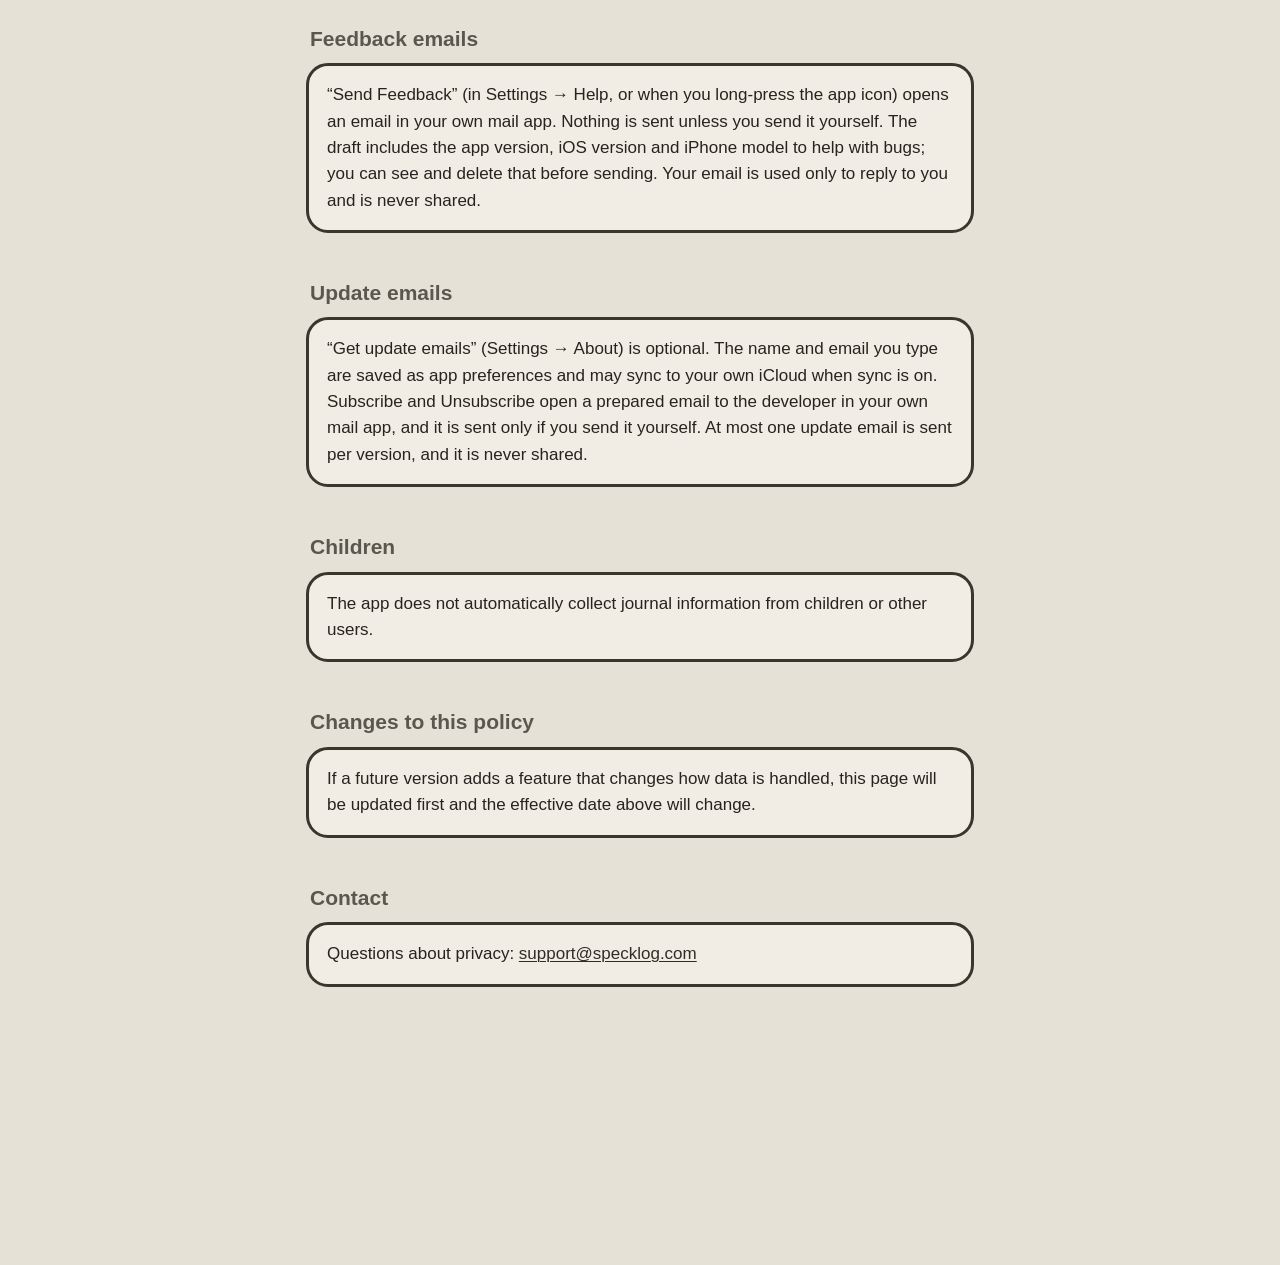
<file: privacy.html>
<!doctype html>
<html lang="en">
<head>
<meta charset="utf-8">
<meta name="viewport" content="width=device-width, initial-scale=1">
<title>SpeckLog Privacy Policy</title>
<link rel="alternate" hreflang="zh-Hans" href="privacy-zh.html">
<script>try{if(localStorage.getItem('specklog-mode')==='dark')document.documentElement.setAttribute('data-theme','dark')}catch(e){}</script>
<link rel="icon" type="image/png" sizes="32x32" href="favicon-32.png?v=1">
<link rel="icon" type="image/png" sizes="192x192" href="favicon-192.png?v=1">
<link rel="apple-touch-icon" href="apple-touch-icon.png?v=1">
<link rel="stylesheet" href="site.css?v=14">
</head>
<body>
<main>
  <h1>Privacy Policy</h1>

  <section class="policy" id="v1.1" data-label="1.1 (current)">
  <h2 class="version-heading">Version 1.1</h2>
  <p class="muted">SpeckLog 1.1 for iPhone · Effective November 26, 2026</p>

  <div class="summary">
    <strong>In short:</strong> Your journal is stored on your iPhone, with optional sync to your own private iCloud.
    The developer cannot access that journal. No SpeckLog account is required, and there are no analytics, ads or tracking.
    Information you choose to send by email is described below.
  </div>

  <h2>What the app stores, and where</h2>
  <div class="box">
  <p>To work as a skin journal, the app saves the following <strong>on your device</strong>, inside the app's private storage:</p>
  <ul>
    <li>Photos you take or choose for each day</li>
    <li>The spots you mark on those photos</li>
    <li>Your daily check-in answers (stress, food and drink, sleep)</li>
    <li>Skincare products and routines, treatments and their attachments, experiments, goals and hygiene records</li>
    <li>Doctor and appointment details, documents and private insurance information you enter</li>
    <li>Your reminder and appearance settings, and other app preferences</li>
    <li>A background photo, if you choose one for the app's pages</li>
    <li>A sound file you choose for a routine's background sound (copied into the app; it is not synced or backed up)</li>
  </ul>
  <p>The app does not send this journal to the developer. Optional iCloud sync, paired-device features and exports are described below. The developer runs no journal server.</p>
  </div>

  <h2>Optional iCloud sync</h2>
  <div class="box">
  <p>If you turn on <strong>Settings → Data → iCloud Sync</strong>, journal records and attachments are also stored in
  <strong>your own private iCloud database</strong>, under your Apple Account, for your other iPhones signed in to that account.
  The developer has no access to that private database. App preferences and recent photo-import records (time, photo count and album or file name)
  use your iCloud key-value storage. Preferences include an update-email name and address if you entered them.
  Background photos and custom routine sound files are not synced.</p>
  <p>iCloud Sync is off unless you turn it on. Turning it off stops syncing; it does not itself delete the iCloud copy.
  You can manage that copy in iPhone <strong>Settings → [your name] → iCloud → Manage Account Storage → SpeckLog</strong>.</p>
  </div>

  <h2>Camera and photo library</h2>
  <div class="box">
  <p>The camera is used only when you tap <em>Take Photo</em>. When you choose <em>Library</em>, Apple's photo picker lets you
  pick specific photos, and that picker gives the app only the photos you select. The separate album-import permission is described below.
  Photos are re-saved inside the app without their original embedded details, such as location.</p>
  <p><strong>Import Past Photos</strong> (Settings &rarr; Data) works the same way: you choose photos with Apple's picker,
  or image and .zip files in the Files app, and the app only receives those. To import a <strong>whole album</strong>, iOS asks
  you for access to your photo library; SpeckLog then lists your albums and shows previews. You choose which albums or photos to import.
  The app reads each photo's date taken to put it on the right day, then re-saves it without its original embedded details.
  Importing does not send your library to the developer. Imported journal photos can sync through iCloud if you enabled it.
  You can import without album access by choosing photos instead.</p>
  <p>The app adds to your photo library only when you choose to: if you tap <em>Save Video</em> or <em>Save Image</em>
  when sharing a time-lapse video or an Insights image, or when you use <em>Export All Photos</em>. It never reads your library to do this.
  The one exception is optional: exporting your photos into a <strong>SpeckLog album</strong>. iOS only lets an app make an album with
  access to the library, so iOS asks you first; SpeckLog uses that access only to create the album and add your exported photos,
  and never reads, analyses or uploads your other photos. You can export without the album and grant add-only access instead.</p>
  </div>

  <h2 id="face-data">Face photos and face data</h2>
  <div class="box">
  <p><strong>SpeckLog does not collect face data.</strong> It does not use Face ID, the TrueDepth camera, or any face detection, face recognition or facial-geometry analysis, and it never creates a map, measurement or template of your face.</p>
  <p>The photos you take or choose for your journal may show your face, because you are photographing your skin. These photos are stored only on your iPhone, inside the app. If you turn on iCloud Sync, they are also stored in your own private iCloud database, which the developer cannot access. They are never sent to the developer or to any third party, and they are not used for advertising, analytics or training. Spot marks are drawn by you, by hand; the app does not detect them automatically.</p>
  <p>Photos are kept until you delete them. A deleted photo stays in Recently Deleted for 30 days so you can restore it, then it is erased. You can also erase everything under Settings &rarr; Delete All Data (with iCloud Sync on, this also removes it from iCloud). Deleting the app removes its data from your iPhone.</p>
  </div>

  <h2>Doctor appointments</h2>
  <div class="box">
  <p>When you tap <em>Add to Calendar</em>, SpeckLog opens Apple’s event editor with a generic appointment title and the date and time you entered. You choose whether and where to save it. SpeckLog does not read your calendar.</p>
  </div>

  <h2>Sharing and exports</h2>
  <div class="box">
  <p>Photos, time-lapse videos, comparison/progress images, Insights exports and doctor reports are made on your iPhone.
  You choose where to save or send them. A report or backup may contain sensitive journal, treatment, doctor or insurance information;
  review the content and recipient before sharing. Exports are not automatically sent to the developer.</p>
  </div>

  <h2>Widgets and Apple Watch</h2>
  <div class="box"><p>Widgets read a shared on-device snapshot of logged dates and spot counts. If you use the paired Apple Watch app,
  WatchConnectivity transfers routine names, steps and product names, and logged dates used for the streak between your iPhone and Watch.
  Routine completions can return to the iPhone. These features do not send your journal to the developer.</p></div>

  <h2>Research and external links</h2>
  <div class="box"><p>Research links and summaries are included in the app. Opening an external research, support or beta-survey link
  contacts that website, whose privacy practices apply. SpeckLog does not attach your journal to those links.</p></div>

  <h2>Reminders</h2>
  <div class="box">
  <p>If you turn on the daily reminder, it is scheduled as a local notification on your iPhone. No push service or server is involved.</p>
  </div>

  <h2>Analytics, ads and third parties</h2>
  <div class="box">
  <p>The app contains no analytics, advertising, tracking or third-party SDKs. It uses Apple's system services for features
  such as iCloud, purchases and paired-device communication. Sharing a file or opening an external link uses the destination you choose.</p>
  </div>

  <h2>Purchases and tips</h2>
  <div class="box">
  <p>Apple processes SpeckLog Plus and tip purchases through StoreKit. The app reads verified transaction and entitlement information
  to unlock Plus, restore purchases and total tips. It stores unlock/tip bookkeeping on the device; purchase history and restoration use Apple's services. The developer does not receive your payment-card details or journal as part of a purchase.
  App Store rating prompts are also provided by Apple.</p>
  </div>

  <h2>Backups</h2>
  <div class="box">
  <p>If you use iCloud Backup or back up your iPhone to a computer, iOS may include the app's data in those backups,
  just like other apps. Those backups are handled by Apple and protected by your Apple Account, not by the developer.</p>
  <p>You can also export your own backup file in the app (<strong>Settings → Data → Export Backup</strong>). It contains journal records, photos, marks, attachments and supported settings, and goes only where you choose to save or send it; it is never uploaded to the developer.
  You can protect it with a password, which encrypts it on your device. Anyone with an unprotected file, or its password,
  can see its photos. Importing a backup reads it only on your device.</p>
  </div>

  <h2>Deleting your data</h2>
  <div class="box">
  <p>You can erase everything at any time in the app under <strong>Settings → Delete All Data</strong>.
  Deleting the app also removes all of its data from your iPhone. With iCloud Sync on, Delete All Data also removes it from iCloud and your other devices.</p>
  </div>

  <h2>Feedback emails</h2>
  <div class="box">
  <p>“Send Feedback” (in Settings → Help, or when you long-press the app icon) opens an email in your own mail app.
  Nothing is sent unless you send it yourself. The draft includes the app version, iOS version and iPhone model to help with bugs;
  you can see and delete that before sending. Your email is used only to reply to you and is never shared.</p>
  </div>
  <h2>Update emails</h2>
  <div class="box">
  <p>“Get update emails” (Settings → About) is optional. The name and email you type are saved as app preferences and may sync to your own iCloud when sync is on.
  Subscribe and Unsubscribe open a prepared email to the developer in your own mail app,
  and it is sent only if you send it yourself. At most one update email is sent per version, and it is never shared.</p>
  </div>

  <h2>Children</h2>
  <div class="box">
  <p>The app does not automatically collect journal information from children or other users.</p>
  </div>

  <h2>Changes to this policy</h2>
  <div class="box">
  <p>If a future version adds a feature that changes how data is handled,
  this page will be updated first and the effective date above will change.</p>
  </div>

  <h2>Contact</h2>
  <div class="box">
  <p>Questions about privacy: <a href="mailto:support@specklog.com?subject=SpeckLog%20privacy%20question&amp;body=Hi%20Levi%2C%0A%0AMy%20privacy%20question%3A%0A%0A%0AThanks%21">support@specklog.com</a></p>
  </div>
  </section>

  <section class="policy" id="v1.0" data-label="1.0 (archived)">
  <h2 class="version-heading">Version 1.0</h2>
  <p class="muted">SpeckLog 1.0 for iPhone · Effective November 8, 2026</p>

  <div class="summary">
    <strong>In short:</strong> SpeckLog does not collect any data. Your photos, marks and check-ins
    stay on your iPhone. There are no accounts, no servers, no analytics, no ads and no tracking.
  </div>

  <h2>What the app stores, and where</h2>
  <div class="box">
  <p>To work as a skin journal, the app saves the following <strong>only on your device</strong>, inside the app's private storage:</p>
  <ul>
    <li>Photos you take or choose for each day</li>
    <li>The spots you mark on those photos</li>
    <li>Your daily check-in answers (stress, food and drink, sleep)</li>
    <li>Your reminder settings</li>
    <li>A background photo, if you choose one for the app's pages</li>
  </ul>
  <p>None of this is sent to the developer or to anyone else (unless you turn on iCloud Sync, below, which keeps a copy in your own iCloud). The developer runs no servers and cannot see your data.</p>
  </div>

  <h2>Optional iCloud sync</h2>
  <div class="box">
  <p>If you turn on <strong>Settings → Data → iCloud Sync</strong>, the same data (except the background photo and your settings)
  is also kept in <strong>your own private iCloud database</strong>, so it appears on your other iPhones signed in to the same Apple Account.
  It is stored by Apple under your Apple Account, protected like the rest of your iCloud data (and end-to-end encrypted if you turn on
  Advanced Data Protection). Only your Apple Account can read it: the developer has no access to it and runs no servers.
  iCloud Sync is off unless you turn it on. Turning it off stops syncing; to remove the iCloud copy, go to the iPhone's
  <strong>Settings → [your name] → iCloud → Manage Account Storage → SpeckLog</strong>.</p>
  </div>

  <h2>Camera and photo library</h2>
  <div class="box">
  <p>The camera is used only when you tap <em>Take Photo</em>. When you choose <em>Library</em>, Apple's photo picker lets you
  pick specific photos, and the app only receives the photos you select. It never sees the rest of your library.
  Photos are re-saved inside the app without their original embedded details, such as location.</p>
  <p>The app adds to your photo library only when you choose to: if you tap <em>Save Video</em> or <em>Save Image</em>
  when sharing a time-lapse video or an Insights image, or when you use <em>Export All Photos</em>. It never reads your library to do this.
  The one exception is optional: exporting your photos into a <strong>SpeckLog album</strong>. iOS only lets an app make an album with
  access to the library, so iOS asks you first; SpeckLog uses that access only to create the album and add your exported photos,
  and never reads, analyses or uploads your other photos. You can export without the album and grant add-only access instead.</p>
  </div>

  <h2>Sharing and exports</h2>
  <div class="box">
  <p>Time-lapse videos, Insights images and spreadsheets are made on your iPhone. They go only where you choose
  to save or send them from the share sheet, and are never sent to the developer.</p>
  </div>

  <h2>Reminders</h2>
  <div class="box">
  <p>If you turn on the daily reminder, it is scheduled as a local notification on your iPhone. No push service or server is involved.</p>
  </div>

  <h2>Analytics, ads and third parties</h2>
  <div class="box">
  <p>The app contains no analytics, advertising, tracking or third-party code, and it does not share data with anyone.</p>
  </div>

  <h2>Purchases and tips</h2>
  <div class="box">
  <p>SpeckLog Plus and tips are bought through Apple's In-App Purchase. Apple handles the payment and your payment details;
  the app and the developer never see them and collect nothing about your purchases. The app only keeps a note on your
  iPhone of what you've unlocked. If the app asks for an App Store rating, that is also Apple's own prompt.</p>
  </div>

  <h2>Backups</h2>
  <div class="box">
  <p>If you use iCloud Backup or back up your iPhone to a computer, iOS may include the app's data in those backups,
  just like other apps. Those backups are handled by Apple and protected by your Apple Account, not by the developer.</p>
  <p>You can also export your own backup file in the app (<strong>Settings → Data → Export Backup</strong>). It contains your
  photos, marks and check-ins, and goes only where you choose to save or send it; it is never uploaded to the developer.
  You can protect it with a password, which encrypts it on your device. Anyone with an unprotected file, or its password,
  can see its photos. Importing a backup reads it only on your device.</p>
  </div>

  <h2>Deleting your data</h2>
  <div class="box">
  <p>You can erase everything at any time in the app under <strong>Settings → Delete All Data</strong>.
  Deleting the app also removes all of its data from your iPhone. With iCloud Sync on, Delete All Data also removes it from iCloud and your other devices.</p>
  </div>

  <h2>Feedback emails</h2>
  <div class="box">
  <p>“Send Feedback” (in Settings → Help, or when you long-press the app icon) opens an email in your own mail app.
  Nothing is sent unless you send it yourself. The draft includes the app version, iOS version and iPhone model to help with bugs;
  you can see and delete that before sending. Your email is used only to reply to you and is never shared.</p>
  </div>
  <h2>Children</h2>
  <div class="box">
  <p>Because the app collects no information from anyone, it does not collect information from children.</p>
  </div>

  <h2>Changes to this policy</h2>
  <div class="box">
  <p>If a future version adds a feature that changes how data is handled (for example, optional iCloud sync),
  this page will be updated first and the effective date above will change.</p>
  </div>

  <h2>Contact</h2>
  <div class="box">
  <p>Questions about privacy: <a href="mailto:support@specklog.com?subject=SpeckLog%20privacy%20question&amp;body=Hi%20Levi%2C%0A%0AMy%20privacy%20question%3A%0A%0A%0AThanks%21">support@specklog.com</a></p>
  </div>
  </section>
</main>
<script src="site.js?v=12"></script>
</body>
</html>
</file>
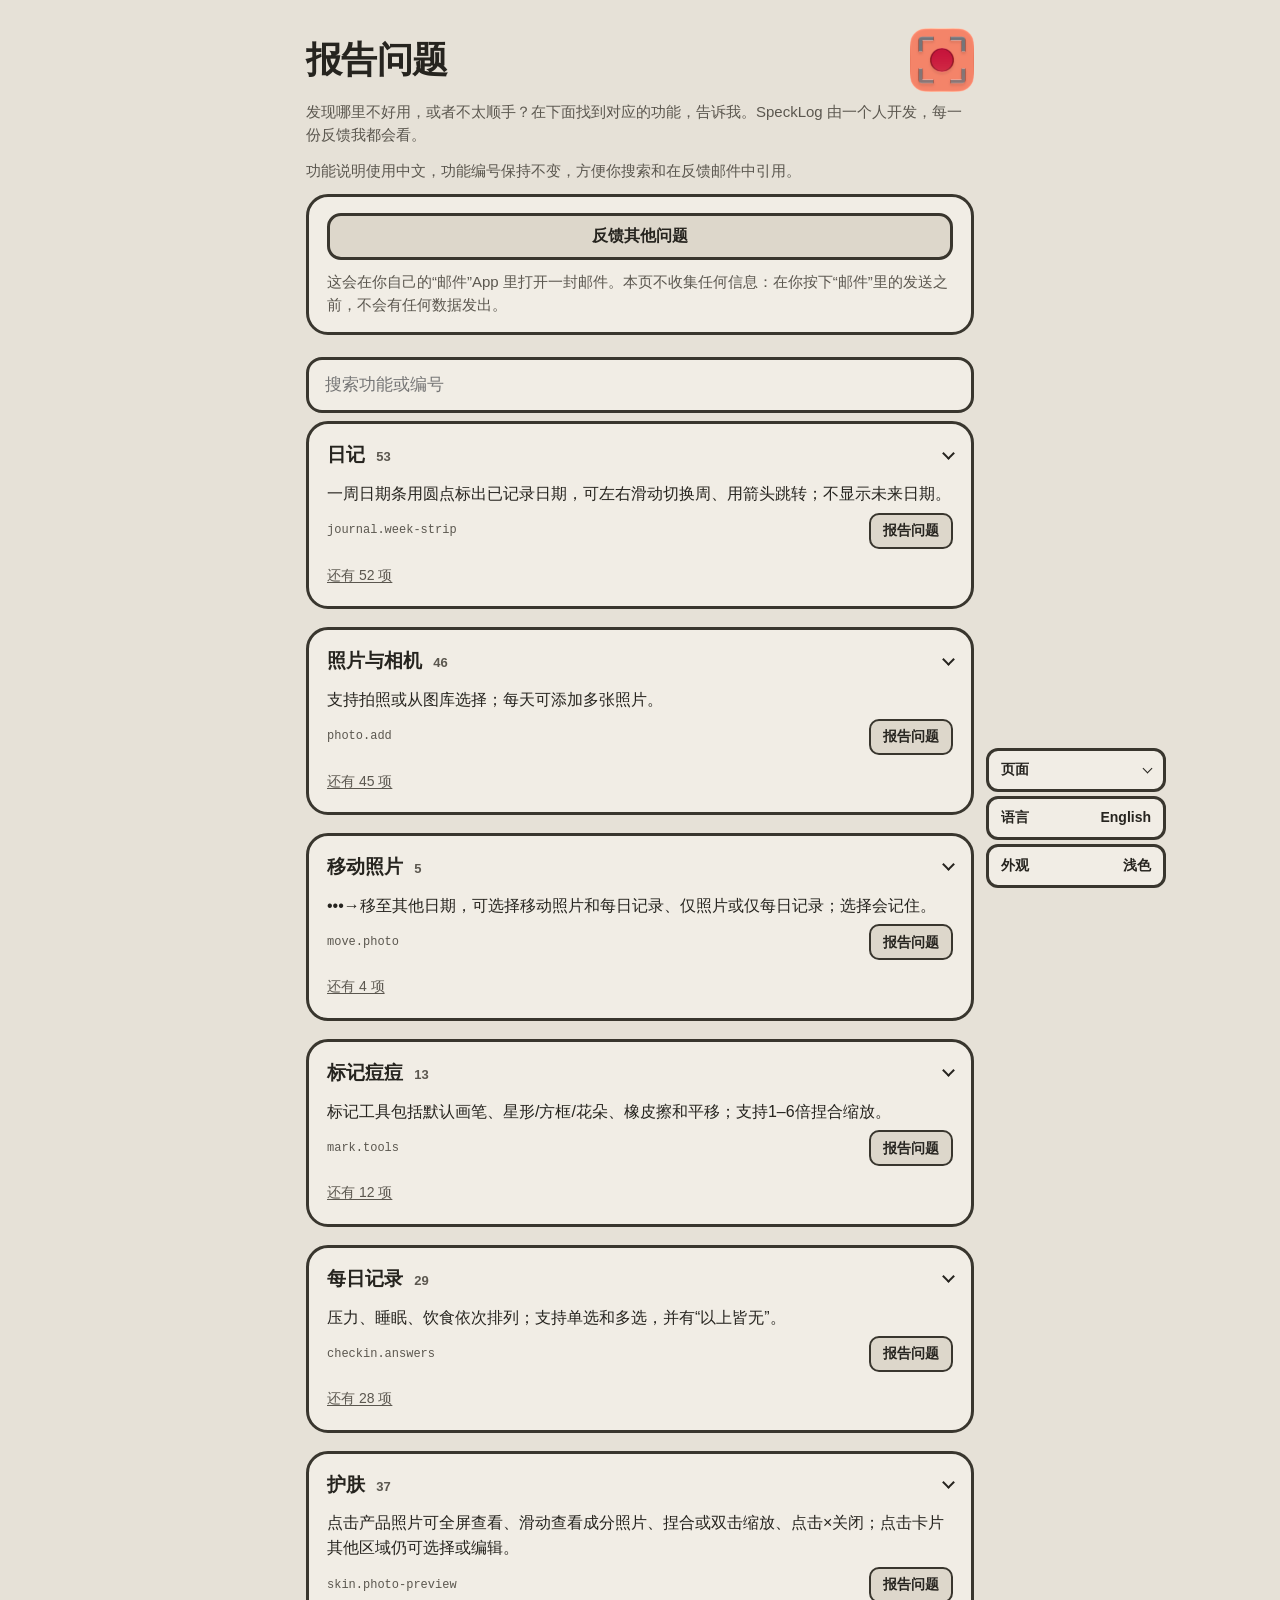
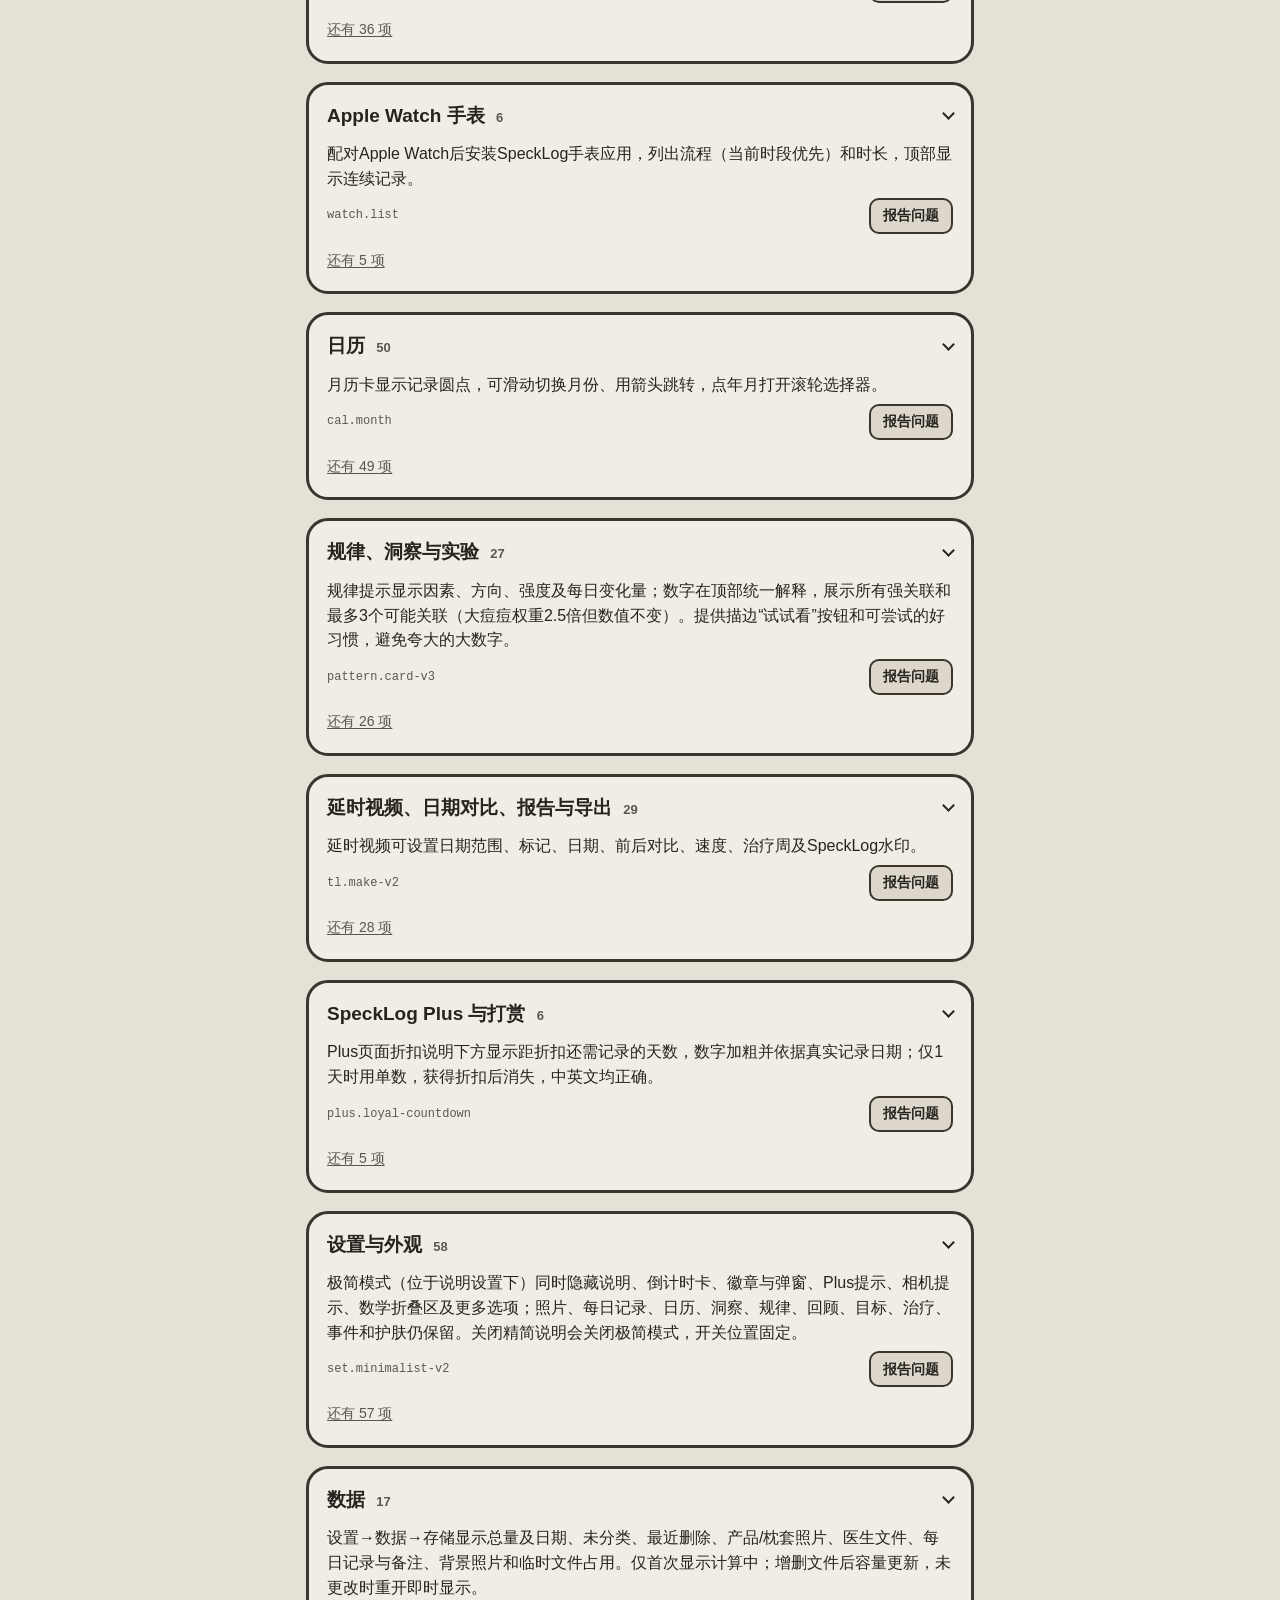
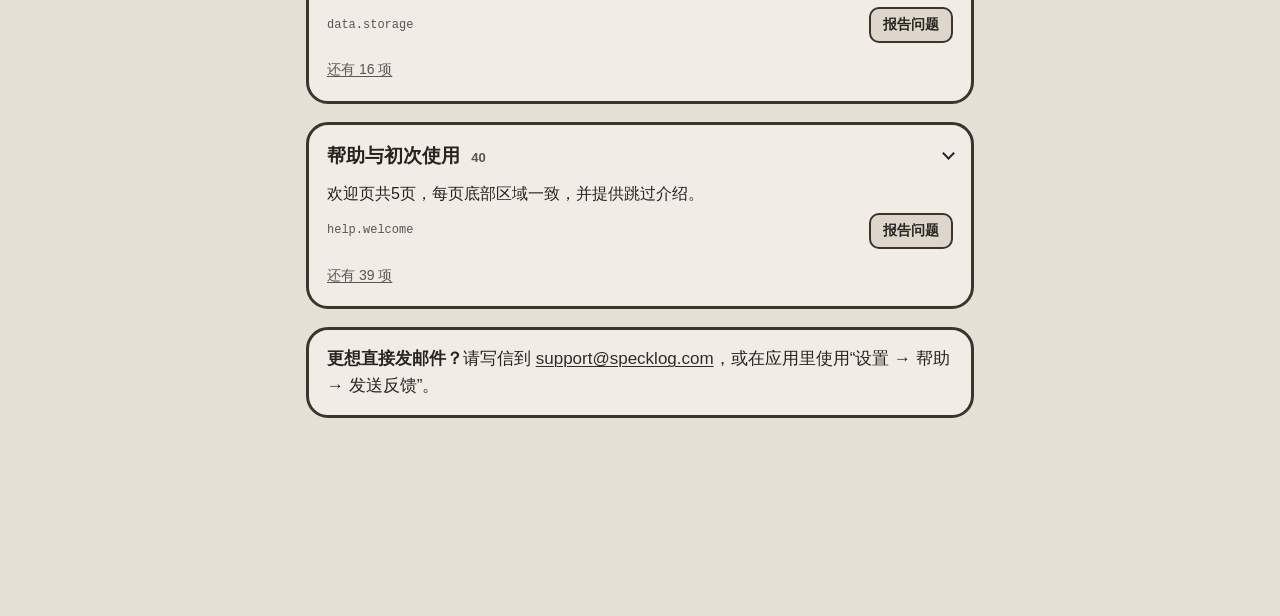
<file: report-zh.html>
<!doctype html>
<html lang="zh-Hans">
<head>
<meta charset="utf-8">
<meta name="viewport" content="width=device-width, initial-scale=1">
<title>SpeckLog 报告问题</title>
<link rel="alternate" hreflang="en" href="report.html">
<script>try{if(localStorage.getItem('specklog-mode')==='dark')document.documentElement.setAttribute('data-theme','dark')}catch(e){}</script>
<link rel="icon" type="image/png" sizes="32x32" href="favicon-32.png?v=1">
<link rel="icon" type="image/png" sizes="192x192" href="favicon-192.png?v=1">
<link rel="apple-touch-icon" href="apple-touch-icon.png?v=1">
<link rel="stylesheet" href="site.css?v=14">
</head>
<body>
<main>
  <h1>报告问题</h1>
  <p class="muted">发现哪里不好用，或者不太顺手？在下面找到对应的功能，告诉我。SpeckLog 由一个人开发，每一份反馈我都会看。</p>
  <p class="muted">功能说明使用中文，功能编号保持不变，方便你搜索和在反馈邮件中引用。</p>
  <div class="card report-top">
    <button type="button" class="btn" data-report-general>反馈其他问题</button>
    <p class="muted">这会在你自己的“邮件”App 里打开一封邮件。本页不收集任何信息：在你按下“邮件”里的发送之前，不会有任何数据发出。</p>
  </div>
  <input type="search" id="rq" placeholder="搜索功能或编号" aria-label="搜索功能或编号">
  <p class="muted hidden" id="none">没有找到相关功能。请使用“反馈其他问题”，或发邮件到 <a href="mailto:support@specklog.com?subject=SpeckLog%20%E6%B1%82%E5%8A%A9&amp;body=%E4%BD%A0%E5%A5%BD%20Levi%EF%BC%8C%0A%0A%E6%88%91%E9%9C%80%E8%A6%81%E5%B8%AE%E5%8A%A9%E7%9A%84%E9%97%AE%E9%A2%98%EF%BC%9A%0A%0A%0A%E5%87%BA%E9%97%AE%E9%A2%98%E6%97%B6%E6%88%91%E5%9C%A8%E5%81%9A%E4%BB%80%E4%B9%88%EF%BC%88%E5%A6%82%E6%9E%9C%E6%98%AF%E6%95%85%E9%9A%9C%EF%BC%89%EF%BC%9A%0A%0A%0AiPhone%20%E5%9E%8B%E5%8F%B7%EF%BC%9A%0AiOS%20%E7%89%88%E6%9C%AC%EF%BC%9A%0ASpeckLog%20%E7%89%88%E6%9C%AC%EF%BC%88%E8%AE%BE%E7%BD%AE%20%E2%86%92%20%E5%B8%AE%E5%8A%A9%E4%B8%8E%E5%85%B3%E4%BA%8E%20%E2%86%92%20%E7%89%88%E6%9C%AC%EF%BC%89%EF%BC%9A%0A%0A%E8%B0%A2%E8%B0%A2%EF%BC%81">support@specklog.com</a>。</p>
  <div id="report-list">
<!-- report:start -->
<section class="entry report-group" id="rg-1">
  <h3>日记 <span class="group-count">53</span></h3>
  <ul class="report-list">
    <li class="report-item" id="r-journal.week-strip"><span class="item-text">一周日期条用圆点标出已记录日期，可左右滑动切换周、用箭头跳转；不显示未来日期。</span><span class="item-bar"><code class="item-id">journal.week-strip</code><button type="button" class="report-btn" data-report-id="journal.week-strip" data-report-text="一周日期条用圆点标出已记录日期，可左右滑动切换周、用箭头跳转；不显示未来日期" aria-label="报告问题： journal.week-strip">报告问题</button></span></li>
    <li class="report-item" id="r-journal.day-swipe"><span class="item-text">在日期页左右滑动切换日期，不会误触按钮。</span><span class="item-bar"><code class="item-id">journal.day-swipe</code><button type="button" class="report-btn" data-report-id="journal.day-swipe" data-report-text="在日期页左右滑动切换日期，不会误触按钮" aria-label="报告问题： journal.day-swipe">报告问题</button></span></li>
    <li class="report-item" id="r-journal.streak"><span class="item-text">连续记录徽章显示正确天数；点击触发🔥动画（每秒最多5次）。</span><span class="item-bar"><code class="item-id">journal.streak</code><button type="button" class="report-btn" data-report-id="journal.streak" data-report-text="连续记录徽章显示正确天数；点击触发🔥动画（每秒最多5次）" aria-label="报告问题： journal.streak">报告问题</button></span></li>
    <li class="report-item" id="r-journal.streak-pop-small"><span class="item-text">连续记录徽章点击时轻微弹起（1.15倍；减少动态效果时1.05倍）。</span><span class="item-bar"><code class="item-id">journal.streak-pop-small</code><button type="button" class="report-btn" data-report-id="journal.streak-pop-small" data-report-text="连续记录徽章点击时轻微弹起（1.15倍；减少动态效果时1.05倍）" aria-label="报告问题： journal.streak-pop-small">报告问题</button></span></li>
    <li class="report-item" id="r-journal.reward"><span class="item-text">当天首次记录后徽章弹起、🔥迸发、强震动，并显示“已记录第N天 ✓”。</span><span class="item-bar"><code class="item-id">journal.reward</code><button type="button" class="report-btn" data-report-id="journal.reward" data-report-text="当天首次记录后徽章弹起、🔥迸发、强震动，并显示“已记录第N天 ✓”" aria-label="报告问题： journal.reward">报告问题</button></span></li>
    <li class="report-item" id="r-journal.next"><span class="item-text">“下一步：”卡片显示距离最近解锁项的进度；点击查看下一项，当天记录后折叠。</span><span class="item-bar"><code class="item-id">journal.next</code><button type="button" class="report-btn" data-report-id="journal.next" data-report-text="“下一步：”卡片显示距离最近解锁项的进度；点击查看下一项，当天记录后折叠" aria-label="报告问题： journal.next">报告问题</button></span></li>
    <li class="report-item" id="r-journal.next-bottom"><span class="item-text">保存当天每日记录后，“下一步：”从页首移到当天页面底部；删除记录后移回顶部。</span><span class="item-bar"><code class="item-id">journal.next-bottom</code><button type="button" class="report-btn" data-report-id="journal.next-bottom" data-report-text="保存当天每日记录后，“下一步：”从页首移到当天页面底部；删除记录后移回顶部" aria-label="报告问题： journal.next-bottom">报告问题</button></span></li>
    <li class="report-item" id="r-journal.next-recheck"><span class="item-text">使用“删除日期”删除部分日期后，失去的里程碑会在保存后立即重新出现在“下一步：”。</span><span class="item-bar"><code class="item-id">journal.next-recheck</code><button type="button" class="report-btn" data-report-id="journal.next-recheck" data-report-text="使用“删除日期”删除部分日期后，失去的里程碑会在保存后立即重新出现在“下一步：”" aria-label="报告问题： journal.next-recheck">报告问题</button></span></li>
    <li class="report-item" id="r-journal.photo-zoom"><span class="item-text">捏合放大当天照片并拖动平移，双击缩放；不会小于画框或露出边缘空隙。放大时拖动不会切换日期或照片；左下角始终显示“已标记N颗痘痘”。</span><span class="item-bar"><code class="item-id">journal.photo-zoom</code><button type="button" class="report-btn" data-report-id="journal.photo-zoom" data-report-text="捏合放大当天照片并拖动平移，双击缩放；不会小于画框或露出边缘空隙" aria-label="报告问题： journal.photo-zoom">报告问题</button></span></li>
    <li class="report-item" id="r-journal.spots-button"><span class="item-text">点击照片不再打开“标记痘痘”；点击照片左下角“已标记N颗痘痘”（包括“已标记0颗痘痘”）才会打开。</span><span class="item-bar"><code class="item-id">journal.spots-button</code><button type="button" class="report-btn" data-report-id="journal.spots-button" data-report-text="点击照片不再打开“标记痘痘”；点击照片左下角“已标记N颗痘痘”（包括“已标记0颗痘痘”）才会打开" aria-label="报告问题： journal.spots-button">报告问题</button></span></li>
    <li class="report-item" id="r-journal.no-marks-ask"><span class="item-text">新照片未标记痘痘就点“完成”时，会询问“要在未标记痘痘的情况下保存吗？”；保存后卡片显示“已标记0颗痘痘”。</span><span class="item-bar"><code class="item-id">journal.no-marks-ask</code><button type="button" class="report-btn" data-report-id="journal.no-marks-ask" data-report-text="新照片未标记痘痘就点“完成”时，会询问“要在未标记痘痘的情况下保存吗" aria-label="报告问题： journal.no-marks-ask">报告问题</button></span></li>
    <li class="report-item" id="r-journal.checkin-summary"><span class="item-text">每日记录摘要按表单顺序显示各行；空项显示“未填写”。只有“编辑”会打开表单；箭头可折叠，状态会记住。</span><span class="item-bar"><code class="item-id">journal.checkin-summary</code><button type="button" class="report-btn" data-report-id="journal.checkin-summary" data-report-text="每日记录摘要按表单顺序显示各行；空项显示“未填写”" aria-label="报告问题： journal.checkin-summary">报告问题</button></span></li>
    <li class="report-item" id="r-journal.routine-card"><span class="item-text">当天每日记录下方显示早间/晚间护肤流程卡，可开始流程或显示“已完成✓”；标题上方有打开护肤库的“产品与流程”按钮；关闭护肤后隐藏。</span><span class="item-bar"><code class="item-id">journal.routine-card</code><button type="button" class="report-btn" data-report-id="journal.routine-card" data-report-text="当天每日记录下方显示早间/晚间护肤流程卡，可开始流程或显示“已完成✓”；标题上方有打开护肤库的“产…" aria-label="报告问题： journal.routine-card">报告问题</button></span></li>
    <li class="report-item" id="r-journal.hygiene-every-day"><span class="item-text">每天页面都有卫生习惯卡；今天默认展开，其他日期折叠。完成后项目隐藏至周期结束，再每日提醒；从未记录的项目不显示橙色标记，“今天已完成”保持单行。</span><span class="item-bar"><code class="item-id">journal.hygiene-every-day</code><button type="button" class="report-btn" data-report-id="journal.hygiene-every-day" data-report-text="每天页面都有卫生习惯卡；今天默认展开，其他日期折叠" aria-label="报告问题： journal.hygiene-every-day">报告问题</button></span></li>
    <li class="report-item" id="r-journal.card-dividers"><span class="item-text">卫生习惯、流程、目标、本周、今日护肤、医生、治疗、事件、规律、洞察及每日记录卡片标题下显示细分隔线。</span><span class="item-bar"><code class="item-id">journal.card-dividers</code><button type="button" class="report-btn" data-report-id="journal.card-dividers" data-report-text="卫生习惯、流程、目标、本周、今日护肤、医生、治疗、事件、规律、洞察及每日记录卡片标题下显示细分隔线" aria-label="报告问题： journal.card-dividers">报告问题</button></span></li>
    <li class="report-item" id="r-journal.research"><span class="item-text">当天页面底部显示“📚 今日研究”，每天提供真实研究的一句话摘要、作者年份与期刊、Safari阅读链接及“单项研究不构成医疗建议”。中文摘要为中文；极简模式隐藏。</span><span class="item-bar"><code class="item-id">journal.research</code><button type="button" class="report-btn" data-report-id="journal.research" data-report-text="当天页面底部显示“📚 今日研究”，每天提供真实研究的一句话摘要、作者年份与期刊、Safari阅读链…" aria-label="报告问题： journal.research">报告问题</button></span></li>
    <li class="report-item" id="r-journal.absurd-v2"><span class="item-text">设置→通用→荒诞模式：每三天轮流显示真实奇趣研究及引用/阅读链接，或“🙃 只是个笑话，不是研究”。</span><span class="item-bar"><code class="item-id">journal.absurd-v2</code><button type="button" class="report-btn" data-report-id="journal.absurd-v2" data-report-text="设置→通用→荒诞模式" aria-label="报告问题： journal.absurd-v2">报告问题</button></span></li>
    <li class="report-item" id="r-journal.recap"><span class="item-text">周日照片上方显示周回顾：记录天数、趋势、最佳日和迷你前后对比。</span><span class="item-bar"><code class="item-id">journal.recap</code><button type="button" class="report-btn" data-report-id="journal.recap" data-report-text="周日照片上方显示周回顾" aria-label="报告问题： journal.recap">报告问题</button></span></li>
    <li class="report-item" id="r-journal.first-week"><span class="item-text">第7个有照片的日期显示“你的第一周”前后对比，可免费近距离对比。</span><span class="item-bar"><code class="item-id">journal.first-week</code><button type="button" class="report-btn" data-report-id="journal.first-week" data-report-text="第7个有照片的日期显示“你的第一周”前后对比，可免费近距离对比" aria-label="报告问题： journal.first-week">报告问题</button></span></li>
    <li class="report-item" id="r-journal.plus-teaser"><span class="item-text">首次免费对比后显示“你刚体验了Plus功能”横幅，每周最多一次。</span><span class="item-bar"><code class="item-id">journal.plus-teaser</code><button type="button" class="report-btn" data-report-id="journal.plus-teaser" data-report-text="首次免费对比后显示“你刚体验了Plus功能”横幅，每周最多一次" aria-label="报告问题： journal.plus-teaser">报告问题</button></span></li>
    <li class="report-item" id="r-journal.week-summary"><span class="item-text">点击“本周”查看周一至当天摘要：记录天数、痘痘数与上周同日比较、最佳日、护肤流程、带颜色圆点的目标及每日记录摘要。</span><span class="item-bar"><code class="item-id">journal.week-summary</code><button type="button" class="report-btn" data-report-id="journal.week-summary" data-report-text="点击“本周”查看周一至当天摘要" aria-label="报告问题： journal.week-summary">报告问题</button></span></li>
    <li class="report-item" id="r-journal.two-photos"><span class="item-text">一天有两张照片时，每张都铺满画框宽度、两侧无白边；下方显示圆点。</span><span class="item-bar"><code class="item-id">journal.two-photos</code><button type="button" class="report-btn" data-report-id="journal.two-photos" data-report-text="一天有两张照片时，每张都铺满画框宽度、两侧无白边；下方显示圆点" aria-label="报告问题： journal.two-photos">报告问题</button></span></li>
    <li class="report-item" id="r-journal.your-week-v2"><span class="item-text">除周日外，每天每日记录下方都有“本周”卡，显示本周天数和滚动7日均值。新安装后记录3天才显示；过去日期所在周无记录时隐藏。</span><span class="item-bar"><code class="item-id">journal.your-week-v2</code><button type="button" class="report-btn" data-report-id="journal.your-week-v2" data-report-text="除周日外，每天每日记录下方都有“本周”卡，显示本周天数和滚动7日均值" aria-label="报告问题： journal.your-week-v2">报告问题</button></span></li>
    <li class="report-item" id="r-journal.confetti-v2"><span class="item-text">周日达成完美一周（7/7）时，彩纸在周回顾卡上流畅飘落约2秒后消失，滚动仍顺畅。</span><span class="item-bar"><code class="item-id">journal.confetti-v2</code><button type="button" class="report-btn" data-report-id="journal.confetti-v2" data-report-text="周日达成完美一周（7/7）时，彩纸在周回顾卡上流畅飘落约2秒后消失，滚动仍顺畅" aria-label="报告问题： journal.confetti-v2">报告问题</button></span></li>
    <li class="report-item" id="r-journal.goal-rating"><span class="item-text">目标周的周日（或之后首次打开）询问一次“本周进展如何？”，可选绿/黄/红圆点；稍后会于次日再问，卡片也显示“达成目标了吗？”。</span><span class="item-bar"><code class="item-id">journal.goal-rating</code><button type="button" class="report-btn" data-report-id="journal.goal-rating" data-report-text="目标周的周日（或之后首次打开）询问一次“本周进展如何" aria-label="报告问题： journal.goal-rating">报告问题</button></span></li>
    <li class="report-item" id="r-journal.goal-dot"><span class="item-text">已评分目标在目标卡和“所有目标”中显示对应颜色圆点。</span><span class="item-bar"><code class="item-id">journal.goal-dot</code><button type="button" class="report-btn" data-report-id="journal.goal-dot" data-report-text="已评分目标在目标卡和“所有目标”中显示对应颜色圆点" aria-label="报告问题： journal.goal-dot">报告问题</button></span></li>
    <li class="report-item" id="r-journal.goal-delete"><span class="item-text">目标不能手动删除；“删除日期”仅当范围覆盖目标完整周一至周日时才删除，并在确认中说明；“删除全部数据”会删除全部目标。</span><span class="item-bar"><code class="item-id">journal.goal-delete</code><button type="button" class="report-btn" data-report-id="journal.goal-delete" data-report-text="目标不能手动删除；“删除日期”仅当范围覆盖目标完整周一至周日时才删除，并在确认中说明；“删除全部数…" aria-label="报告问题： journal.goal-delete">报告问题</button></span></li>
    <li class="report-item" id="r-journal.goal"><span class="item-text">每日记录下方的每周目标卡可设置并保存锁定本周目标（之后不能编辑），查看“所有目标”历史；过去周也显示目标。</span><span class="item-bar"><code class="item-id">journal.goal</code><button type="button" class="report-btn" data-report-id="journal.goal" data-report-text="每日记录下方的每周目标卡可设置并保存锁定本周目标（之后不能编辑），查看“所有目标”历史；过去周也显…" aria-label="报告问题： journal.goal">报告问题</button></span></li>
    <li class="report-item" id="r-journal.treatment-line"><span class="item-text">日期下方显示治疗及事件行，例如“异维A酸 · 第6周 · 第38天”。</span><span class="item-bar"><code class="item-id">journal.treatment-line</code><button type="button" class="report-btn" data-report-id="journal.treatment-line" data-report-text="日期下方显示治疗及事件行，例如“异维A酸 · 第6周 · 第38天”" aria-label="报告问题： journal.treatment-line">报告问题</button></span></li>
    <li class="report-item" id="r-journal.day-two"><span class="item-text">每次安装仅在第二个拍照日显示“👀 第1天和第2天”，旁边并列首个拍照日照片；更新、恢复备份或删除后不重复。选择停止对比后永久结束。</span><span class="item-bar"><code class="item-id">journal.day-two</code><button type="button" class="report-btn" data-report-id="journal.day-two" data-report-text="每次安装仅在第二个拍照日显示“👀 第1天和第2天”，旁边并列首个拍照日照片；更新、恢复备份或删除后…" aria-label="报告问题： journal.day-two">报告问题</button></span></li>
    <li class="report-item" id="r-journal.sunday-toggle"><span class="item-text">周日照片的•••菜单可选择“仅显示照片/显示前后对比”，控制周回顾卡中的本周前后对比；每个周日分别记住。</span><span class="item-bar"><code class="item-id">journal.sunday-toggle</code><button type="button" class="report-btn" data-report-id="journal.sunday-toggle" data-report-text="周日照片的•••菜单可选择“仅显示照片/显示前后对比”，控制周回顾卡中的本周前后对比；每个周日分别…" aria-label="报告问题： journal.sunday-toggle">报告问题</button></span></li>
    <li class="report-item" id="r-journal.spot-track"><span class="item-text">在带标记的当天照片上点标记或画笔区域，选择“追踪这颗痘痘”可查看前后最多7个拍照日、箭头导航、每秒播放的幻灯片、返回日期、100–150%缩放和标记显示；对齐照片中的痘痘位置保持一致。点其他位置无操作，双击仍可缩放。</span><span class="item-bar"><code class="item-id">journal.spot-track</code><button type="button" class="report-btn" data-report-id="journal.spot-track" data-report-text="在带标记的当天照片上点标记或画笔区域，选择“追踪这颗痘痘”可查看前后最多7个拍照日、箭头导航、每秒…" aria-label="报告问题： journal.spot-track">报告问题</button></span></li>
    <li class="report-item" id="r-journal.drift-3-5"><span class="item-text">漂流瓶可选择3天、5天后（或再记录3/5天、连续3/5天），并提供1周选项；切换类型时默认14天。</span><span class="item-bar"><code class="item-id">journal.drift-3-5</code><button type="button" class="report-btn" data-report-id="journal.drift-3-5" data-report-text="漂流瓶可选择3天、5天后（或再记录3/5天、连续3/5天），并提供1周选项；切换类型时默认14天" aria-label="报告问题： journal.drift-3-5">报告问题</button></span></li>
    <li class="report-item" id="r-journal.research-all"><span class="item-text">点击“今日研究”标题打开可搜索的全部研究列表，含摘要、引用和阅读链接；开启荒诞模式时奇趣研究另设分区。</span><span class="item-bar"><code class="item-id">journal.research-all</code><button type="button" class="report-btn" data-report-id="journal.research-all" data-report-text="点击“今日研究”标题打开可搜索的全部研究列表，含摘要、引用和阅读链接；开启荒诞模式时奇趣研究另设分区" aria-label="报告问题： journal.research-all">报告问题</button></span></li>
    <li class="report-item" id="r-journal.goal-all-outline"><span class="item-text">目标卡中的“所有目标”按钮使用与“产品与流程”相同的强调描边。</span><span class="item-bar"><code class="item-id">journal.goal-all-outline</code><button type="button" class="report-btn" data-report-id="journal.goal-all-outline" data-report-text="目标卡中的“所有目标”按钮使用与“产品与流程”相同的强调描边" aria-label="报告问题： journal.goal-all-outline">报告问题</button></span></li>
    <li class="report-item" id="r-journal.banner-fold"><span class="item-text">有多个进行中的治疗或事件时，日记页只显示最新一项；“另有N项”默认折叠其余内容。</span><span class="item-bar"><code class="item-id">journal.banner-fold</code><button type="button" class="report-btn" data-report-id="journal.banner-fold" data-report-text="有多个进行中的治疗或事件时，日记页只显示最新一项；“另有N项”默认折叠其余内容" aria-label="报告问题： journal.banner-fold">报告问题</button></span></li>
    <li class="report-item" id="r-journal.badge-check-background"><span class="item-text">保存每日记录或照片时不会卡顿；徽章动画与“下一步”检查在后台执行。</span><span class="item-bar"><code class="item-id">journal.badge-check-background</code><button type="button" class="report-btn" data-report-id="journal.badge-check-background" data-report-text="保存每日记录或照片时不会卡顿；徽章动画与“下一步”检查在后台执行" aria-label="报告问题： journal.badge-check-background">报告问题</button></span></li>
    <li class="report-item" id="r-journal.photo-pan-live"><span class="item-text">放大带标记的日记照片并反复拖动，照片和标记应持续同步移动；缩小后滚动和日期滑动正常。展开/折叠多个事件横幅并确认箭头位置正确。</span><span class="item-bar"><code class="item-id">journal.photo-pan-live</code><button type="button" class="report-btn" data-report-id="journal.photo-pan-live" data-report-text="放大带标记的日记照片并反复拖动，照片和标记应持续同步移动；缩小后滚动和日期滑动正常" aria-label="报告问题： journal.photo-pan-live">报告问题</button></span></li>
    <li class="report-item" id="r-journal.day-swipe-follow"><span class="item-text">日记页切换日期时，页面始终平滑跟随手指。</span><span class="item-bar"><code class="item-id">journal.day-swipe-follow</code><button type="button" class="report-btn" data-report-id="journal.day-swipe-follow" data-report-text="日记页切换日期时，页面始终平滑跟随手指" aria-label="报告问题： journal.day-swipe-follow">报告问题</button></span></li>
    <li class="report-item" id="r-photos.spot-adjust"><span class="item-text">“调整”可拖动裁剪框重新居中未对齐照片；“重置”只还原该照片，调整不会保存。</span><span class="item-bar"><code class="item-id">photos.spot-adjust</code><button type="button" class="report-btn" data-report-id="photos.spot-adjust" data-report-text="“调整”可拖动裁剪框重新居中未对齐照片；“重置”只还原该照片，调整不会保存" aria-label="报告问题： photos.spot-adjust">报告问题</button></span></li>
    <li class="report-item" id="r-card.titleDividers2"><span class="item-text">每日提示卡、徽章卡及展开的“计算方法”折叠区，标题下均显示细线。</span><span class="item-bar"><code class="item-id">card.titleDividers2</code><button type="button" class="report-btn" data-report-id="card.titleDividers2" data-report-text="每日提示卡、徽章卡及展开的“计算方法”折叠区，标题下均显示细线" aria-label="报告问题： card.titleDividers2">报告问题</button></span></li>
    <li class="report-item" id="r-nav.retap-tab"><span class="item-text">再次点击当前标签：在深层页面（如设置→护肤库）时返回标签首页；已在首页时滚至顶部。</span><span class="item-bar"><code class="item-id">nav.retap-tab</code><button type="button" class="report-btn" data-report-id="nav.retap-tab" data-report-text="再次点击当前标签" aria-label="报告问题： nav.retap-tab">报告问题</button></span></li>
    <li class="report-item" id="r-journal.zoom-pan-live"><span class="item-text">放大日记照片并单指拖动时，照片实时跟随手指，标记保持对齐。</span><span class="item-bar"><code class="item-id">journal.zoom-pan-live</code><button type="button" class="report-btn" data-report-id="journal.zoom-pan-live" data-report-text="放大日记照片并单指拖动时，照片实时跟随手指，标记保持对齐" aria-label="报告问题： journal.zoom-pan-live">报告问题</button></span></li>
    <li class="report-item" id="r-journal.smooth-swipe"><span class="item-text">滚动日记和切换日期流畅；首次显示某天时照片清晰（首次短暂加载可接受），周日周回顾正常显示。</span><span class="item-bar"><code class="item-id">journal.smooth-swipe</code><button type="button" class="report-btn" data-report-id="journal.smooth-swipe" data-report-text="滚动日记和切换日期流畅；首次显示某天时照片清晰（首次短暂加载可接受），周日周回顾正常显示" aria-label="报告问题： journal.smooth-swipe">报告问题</button></span></li>
    <li class="report-item" id="r-research.read"><span class="item-text">“全部研究”显示研究数量；标记已读会将研究移至列表底部，并在全部读完前不再出现在“今日研究”（当天卡片次日更新）。首次阅读可获得“痘痘学者”徽章。</span><span class="item-bar"><code class="item-id">research.read</code><button type="button" class="report-btn" data-report-id="research.read" data-report-text="“全部研究”显示研究数量；标记已读会将研究移至列表底部，并在全部读完前不再出现在“今日研究”（当天…" aria-label="报告问题： research.read">报告问题</button></span></li>
    <li class="report-item" id="r-research.absurd-priority"><span class="item-text">荒诞模式开启时，“今日研究”每三天中有两天优先显示奇趣研究或笑话。</span><span class="item-bar"><code class="item-id">research.absurd-priority</code><button type="button" class="report-btn" data-report-id="research.absurd-priority" data-report-text="荒诞模式开启时，“今日研究”每三天中有两天优先显示奇趣研究或笑话" aria-label="报告问题： research.absurd-priority">报告问题</button></span></li>
    <li class="report-item" id="r-journal.spot-export"><span class="item-text">痘痘追踪→导出视频：选择照片，导出带日期的H.264视频，使用本次缩放及逐张裁剪调整；重新打开后调整重置。免费导出带SpeckLog水印；Plus可关闭水印。</span><span class="item-bar"><code class="item-id">journal.spot-export</code><button type="button" class="report-btn" data-report-id="journal.spot-export" data-report-text="痘痘追踪→导出视频" aria-label="报告问题： journal.spot-export">报告问题</button></span></li>
    <li class="report-item" id="r-journal.swipe-no-tap"><span class="item-text">从按钮上开始滑动切换日期（所有目标、阅读或卡片按钮等）时，日期会切换且按钮不会触发。</span><span class="item-bar"><code class="item-id">journal.swipe-no-tap</code><button type="button" class="report-btn" data-report-id="journal.swipe-no-tap" data-report-text="从按钮上开始滑动切换日期（所有目标、阅读或卡片按钮等）时，日期会切换且按钮不会触发" aria-label="报告问题： journal.swipe-no-tap">报告问题</button></span></li>
    <li class="report-item" id="r-spot.adjust-crop"><span class="item-text">痘痘追踪中，“调整裁剪”及开关共用一个描边框；“重置”单独显示在调整与照片之间且不会移动照片。</span><span class="item-bar"><code class="item-id">spot.adjust-crop</code><button type="button" class="report-btn" data-report-id="spot.adjust-crop" data-report-text="痘痘追踪中，“调整裁剪”及开关共用一个描边框；“重置”单独显示在调整与照片之间且不会移动照片" aria-label="报告问题： spot.adjust-crop">报告问题</button></span></li>
    <li class="report-item" id="r-journal.strip-drag"><span class="item-text">缓慢左右拖动周条时，周条平滑跟随手指。</span><span class="item-bar"><code class="item-id">journal.strip-drag</code><button type="button" class="report-btn" data-report-id="journal.strip-drag" data-report-text="缓慢左右拖动周条时，周条平滑跟随手指" aria-label="报告问题： journal.strip-drag">报告问题</button></span></li>
    <li class="report-item" id="r-journal.photo-zoom-smooth"><span class="item-text">对有大量标记的照片捏合缩放时保持流畅，标记位置不变。</span><span class="item-bar"><code class="item-id">journal.photo-zoom-smooth</code><button type="button" class="report-btn" data-report-id="journal.photo-zoom-smooth" data-report-text="对有大量标记的照片捏合缩放时保持流畅，标记位置不变" aria-label="报告问题： journal.photo-zoom-smooth">报告问题</button></span></li>
    <li class="report-item" id="r-journal.confetti-after-opening"><span class="item-text">完美周日（7/7）时退出并重新打开SpeckLog，彩纸和震动仅在启动页消失后开始。</span><span class="item-bar"><code class="item-id">journal.confetti-after-opening</code><button type="button" class="report-btn" data-report-id="journal.confetti-after-opening" data-report-text="完美周日（7/7）时退出并重新打开SpeckLog，彩纸和震动仅在启动页消失后开始" aria-label="报告问题： journal.confetti-after-opening">报告问题</button></span></li>
    <li class="report-item" id="r-journal.week-fold"><span class="item-text">周日“🗓️本周”卡有折叠箭头；点击后仅显示标题，之后周日及重启后仍保持折叠。</span><span class="item-bar"><code class="item-id">journal.week-fold</code><button type="button" class="report-btn" data-report-id="journal.week-fold" data-report-text="周日“🗓️本周”卡有折叠箭头；点击后仅显示标题，之后周日及重启后仍保持折叠" aria-label="报告问题： journal.week-fold">报告问题</button></span></li>
  </ul>
</section>
<section class="entry report-group" id="rg-2">
  <h3>照片与相机 <span class="group-count">46</span></h3>
  <ul class="report-list">
    <li class="report-item" id="r-photo.add"><span class="item-text">支持拍照或从图库选择；每天可添加多张照片。</span><span class="item-bar"><code class="item-id">photo.add</code><button type="button" class="report-btn" data-report-id="photo.add" data-report-text="支持拍照或从图库选择；每天可添加多张照片" aria-label="报告问题： photo.add">报告问题</button></span></li>
    <li class="report-item" id="r-photo.front-camera"><span class="item-text">相机默认打开前置摄像头。</span><span class="item-bar"><code class="item-id">photo.front-camera</code><button type="button" class="report-btn" data-report-id="photo.front-camera" data-report-text="相机默认打开前置摄像头" aria-label="报告问题： photo.front-camera">报告问题</button></span></li>
    <li class="report-item" id="r-photo.layout-v2"><span class="item-text">相机布局：画面右上有圆形椭圆、十字和重影开关，可组合使用；左上提示不遮挡闪光灯；左侧竖向调节重影透明度；右下选择重影日期；左下照片备注仅占左半边并向上扩展。</span><span class="item-bar"><code class="item-id">photo.layout-v2</code><button type="button" class="report-btn" data-report-id="photo.layout-v2" data-report-text="相机布局" aria-label="报告问题： photo.layout-v2">报告问题</button></span></li>
    <li class="report-item" id="r-photo.guide-oval"><span class="item-text">相机椭圆辅助线与实时画面对齐，遮罩覆盖整个屏幕。</span><span class="item-bar"><code class="item-id">photo.guide-oval</code><button type="button" class="report-btn" data-report-id="photo.guide-oval" data-report-text="相机椭圆辅助线与实时画面对齐，遮罩覆盖整个屏幕" aria-label="报告问题： photo.guide-oval">报告问题</button></span></li>
    <li class="report-item" id="r-photo.ghost-source"><span class="item-text">设置→相机→重影照片：最近照片使用最近日期的首张照片（当天拍第二张时用当天首张）；自选照片可选任意日期照片作为相机重影。</span><span class="item-bar"><code class="item-id">photo.ghost-source</code><button type="button" class="report-btn" data-report-id="photo.ghost-source" data-report-text="设置→相机→重影照片" aria-label="报告问题： photo.ghost-source">报告问题</button></span></li>
    <li class="report-item" id="r-photo.ghost-any-date"><span class="item-text">相机“重影：日期▾”列表也包含今天及之后日期的照片。</span><span class="item-bar"><code class="item-id">photo.ghost-any-date</code><button type="button" class="report-btn" data-report-id="photo.ghost-any-date" data-report-text="相机“重影：日期▾”列表也包含今天及之后日期的照片" aria-label="报告问题： photo.ghost-any-date">报告问题</button></span></li>
    <li class="report-item" id="r-photo.crosshair-v2"><span class="item-text">十字线的水平线位于椭圆中心上方四分之一高度，约在眼睛位置。</span><span class="item-bar"><code class="item-id">photo.crosshair-v2</code><button type="button" class="report-btn" data-report-id="photo.crosshair-v2" data-report-text="十字线的水平线位于椭圆中心上方四分之一高度，约在眼睛位置" aria-label="报告问题： photo.crosshair-v2">报告问题</button></span></li>
    <li class="report-item" id="r-photo.ghost"><span class="item-text">相机默认使用最近照片作为重影；“重影：日期▾”可选更早照片，前置相机中会镜像显示。</span><span class="item-bar"><code class="item-id">photo.ghost</code><button type="button" class="report-btn" data-report-id="photo.ghost" data-report-text="相机默认使用最近照片作为重影；“重影：日期▾”可选更早照片，前置相机中会镜像显示" aria-label="报告问题： photo.ghost">报告问题</button></span></li>
    <li class="report-item" id="r-photo.ghost-marks"><span class="item-text">相机→“重影：日期▾”→重影标记，可选择隐藏、星形、方框（Plus含花朵），将重影照片标记对齐叠加；设置中有相同选项且会记住。</span><span class="item-bar"><code class="item-id">photo.ghost-marks</code><button type="button" class="report-btn" data-report-id="photo.ghost-marks" data-report-text="相机→“重影：日期▾”→重影标记，可选择隐藏、星形、方框（Plus含花朵），将重影照片标记对齐叠加…" aria-label="报告问题： photo.ghost-marks">报告问题</button></span></li>
    <li class="report-item" id="r-photo.ghost-review"><span class="item-text">“重拍/使用照片”页面中重影适配照片，控件隐藏。</span><span class="item-bar"><code class="item-id">photo.ghost-review</code><button type="button" class="report-btn" data-report-id="photo.ghost-review" data-report-text="“重拍/使用照片”页面中重影适配照片，控件隐藏" aria-label="报告问题： photo.ghost-review">报告问题</button></span></li>
    <li class="report-item" id="r-photo.note"><span class="item-text">可在设置→相机设置照片备注（常用位置/上次）；相机中显示并可点击编辑。“上次”会在拍摄后提供“更新下次备注”。</span><span class="item-bar"><code class="item-id">photo.note</code><button type="button" class="report-btn" data-report-id="photo.note" data-report-text="可在设置→相机设置照片备注（常用位置/上次）；相机中显示并可点击编辑" aria-label="报告问题： photo.note">报告问题</button></span></li>
    <li class="report-item" id="r-photo.crosshair"><span class="item-text">辅助线开关旁的＋按钮及设置→相机可显示穿过中心的虚线；关闭、椭圆或最近照片模式均可用，选择会记住。</span><span class="item-bar"><code class="item-id">photo.crosshair</code><button type="button" class="report-btn" data-report-id="photo.crosshair" data-report-text="辅助线开关旁的＋按钮及设置→相机可显示穿过中心的虚线；关闭、椭圆或最近照片模式均可用，选择会记住" aria-label="报告问题： photo.crosshair">报告问题</button></span></li>
    <li class="report-item" id="r-photo.tips"><span class="item-text">轮播拍照提示和透明度滑杆不会遮挡相机按钮。</span><span class="item-bar"><code class="item-id">photo.tips</code><button type="button" class="report-btn" data-report-id="photo.tips" data-report-text="轮播拍照提示和透明度滑杆不会遮挡相机按钮" aria-label="报告问题： photo.tips">报告问题</button></span></li>
    <li class="report-item" id="r-photo.midnight"><span class="item-text">凌晨12:00至12:30拍摄时会询问照片属于哪一天，然后打开该日每日记录。</span><span class="item-bar"><code class="item-id">photo.midnight</code><button type="button" class="report-btn" data-report-id="photo.midnight" data-report-text="凌晨12" aria-label="报告问题： photo.midnight">报告问题</button></span></li>
    <li class="report-item" id="r-photo.replace"><span class="item-text">•••→替换照片；旧照片移至“最近删除”。</span><span class="item-bar"><code class="item-id">photo.replace</code><button type="button" class="report-btn" data-report-id="photo.replace" data-report-text="•••→替换照片；旧照片移至“最近删除”" aria-label="报告问题： photo.replace">报告问题</button></span></li>
    <li class="report-item" id="r-photo.delete"><span class="item-text">•••→删除照片，需确认；30天内可恢复。</span><span class="item-bar"><code class="item-id">photo.delete</code><button type="button" class="report-btn" data-report-id="photo.delete" data-report-text="•••→删除照片，需确认；30天内可恢复" aria-label="报告问题： photo.delete">报告问题</button></span></li>
    <li class="report-item" id="r-photo.save"><span class="item-text">•••→保存到照片：原样、带标记、带位置或两者兼有。</span><span class="item-bar"><code class="item-id">photo.save</code><button type="button" class="report-btn" data-report-id="photo.save" data-report-text="•••→保存到照片" aria-label="报告问题： photo.save">报告问题</button></span></li>
    <li class="report-item" id="r-photo.revert"><span class="item-text">•••→还原位置（仅已保存对齐位置时显示）。</span><span class="item-bar"><code class="item-id">photo.revert</code><button type="button" class="report-btn" data-report-id="photo.revert" data-report-text="•••→还原位置（仅已保存对齐位置时显示）" aria-label="报告问题： photo.revert">报告问题</button></span></li>
    <li class="report-item" id="r-photo.import-picker"><span class="item-text">设置→数据→导入旧照片→选择照片：可多选并显示进度；选择“添加到拍摄日期”后按EXIF日期归档；截图和无日期照片留在“未分类”。</span><span class="item-bar"><code class="item-id">photo.import-picker</code><button type="button" class="report-btn" data-report-id="photo.import-picker" data-report-text="设置→数据→导入旧照片→选择照片" aria-label="报告问题： photo.import-picker">报告问题</button></span></li>
    <li class="report-item" id="r-photo.import-invite"><span class="item-text">记录3天后（未开启极简模式且尚未导入时）仅提示一次“有以前的皮肤照片吗？”，可导入或暂不。提示会避开弹窗和打开中的页面；暂不后可能再次作为功能建议出现。</span><span class="item-bar"><code class="item-id">photo.import-invite</code><button type="button" class="report-btn" data-report-id="photo.import-invite" data-report-text="记录3天后（未开启极简模式且尚未导入时）仅提示一次“有以前的皮肤照片吗" aria-label="报告问题： photo.import-invite">报告问题</button></span></li>
    <li class="report-item" id="r-photo.import-album"><span class="item-text">导入旧照片→整个相簿：iOS请求照片访问权限；拒绝时提供“打开设置”。相簿显示照片数，选择后导入全部照片，包括仅存于iCloud的照片。</span><span class="item-bar"><code class="item-id">photo.import-album</code><button type="button" class="report-btn" data-report-id="photo.import-album" data-report-text="导入旧照片→整个相簿" aria-label="报告问题： photo.import-album">报告问题</button></span></li>
    <li class="report-item" id="r-photo.import-sizes"><span class="item-text">整个相簿显示照片数和估算大小（依据像素，不读取私人照片数据；普通相机相簿估算较准）；新增照片会更新大小。导入相簿或文件/文件夹/zip时显示总大小。</span><span class="item-bar"><code class="item-id">photo.import-sizes</code><button type="button" class="report-btn" data-report-id="photo.import-sizes" data-report-text="整个相簿显示照片数和估算大小（依据像素，不读取私人照片数据；普通相机相簿估算较准）；新增照片会更新…" aria-label="报告问题： photo.import-sizes">报告问题</button></span></li>
    <li class="report-item" id="r-photo.import-files"><span class="item-text">导入旧照片→从文件导入单张图片、文件夹或zip（包括Google Photos/Takeout导出）；损坏或非zip文件计为无法读取。</span><span class="item-bar"><code class="item-id">photo.import-files</code><button type="button" class="report-btn" data-report-id="photo.import-files" data-report-text="导入旧照片→从文件导入单张图片、文件夹或zip（包括Google Photos/Takeout导出…" aria-label="报告问题： photo.import-files">报告问题</button></span></li>
    <li class="report-item" id="r-photo.import-same-time"><span class="item-text">导入超过3张日期和时间完全相同的照片（如同一导出文件）时，它们进入“未分类”，不会归入某一天。</span><span class="item-bar"><code class="item-id">photo.import-same-time</code><button type="button" class="report-btn" data-report-id="photo.import-same-time" data-report-text="导入超过3张日期和时间完全相同的照片（如同一导出文件）时，它们进入“未分类”，不会归入某一天" aria-label="报告问题： photo.import-same-time">报告问题</button></span></li>
    <li class="report-item" id="r-photo.import-unsorted"><span class="item-text">“未分类”可选择照片并指定日期或按拍摄日期移动；删除后可从“最近删除”恢复回未分类。停止导入会保留已导入照片。</span><span class="item-bar"><code class="item-id">photo.import-unsorted</code><button type="button" class="report-btn" data-report-id="photo.import-unsorted" data-report-text="“未分类”可选择照片并指定日期或按拍摄日期移动；删除后可从“最近删除”恢复回未分类" aria-label="报告问题： photo.import-unsorted">报告问题</button></span></li>
    <li class="report-item" id="r-photo.import-add-all"><span class="item-text">未分类→将所有照片添加到拍摄日期：有日期的照片移入对应日期；提示说明仍留在未分类的数量（无日期或同一时刻成组的照片）。</span><span class="item-bar"><code class="item-id">photo.import-add-all</code><button type="button" class="report-btn" data-report-id="photo.import-add-all" data-report-text="未分类→将所有照片添加到拍摄日期" aria-label="报告问题： photo.import-add-all">报告问题</button></span></li>
    <li class="report-item" id="r-photo.import-dupes"><span class="item-text">再次导入相同照片（来自照片、文件或zip）会显示可能重复项及配对；点选保留项，可将重复项移至最近删除或全部保留，随后照常询问是否归入拍摄日期。</span><span class="item-bar"><code class="item-id">photo.import-dupes</code><button type="button" class="report-btn" data-report-id="photo.import-dupes" data-report-text="再次导入相同照片（来自照片、文件或zip）会显示可能重复项及配对；点选保留项，可将重复项移至最近删…" aria-label="报告问题： photo.import-dupes">报告问题</button></span></li>
    <li class="report-item" id="r-photo.import-backup"><span class="item-text">备份包含未分类照片、已归档导入照片及标记完成状态；合并或替换导入后均可恢复。</span><span class="item-bar"><code class="item-id">photo.import-backup</code><button type="button" class="report-btn" data-report-id="photo.import-backup" data-report-text="备份包含未分类照片、已归档导入照片及标记完成状态；合并或替换导入后均可恢复" aria-label="报告问题： photo.import-backup">报告问题</button></span></li>
    <li class="report-item" id="r-photo.import-undo-now"><span class="item-text">导入完成提示可撤销；确认后将照片移到最近删除，并从日期和未分类中移除，遵循重复项及归档选择。</span><span class="item-bar"><code class="item-id">photo.import-undo-now</code><button type="button" class="report-btn" data-report-id="photo.import-undo-now" data-report-text="导入完成提示可撤销；确认后将照片移到最近删除，并从日期和未分类中移除，遵循重复项及归档选择" aria-label="报告问题： photo.import-undo-now">报告问题</button></span></li>
    <li class="report-item" id="r-photo.import-undo-recent"><span class="item-text">导入旧照片→最近导入显示最近批次的日期、相簿/文件名或所选照片、数量和大小，也可撤销；批次照片全部撤销或删除后会从列表消失。</span><span class="item-bar"><code class="item-id">photo.import-undo-recent</code><button type="button" class="report-btn" data-report-id="photo.import-undo-recent" data-report-text="导入旧照片→最近导入显示最近批次的日期、相簿/文件名或所选照片、数量和大小，也可撤销；批次照片全部…" aria-label="报告问题： photo.import-undo-recent">报告问题</button></span></li>
    <li class="report-item" id="r-photo.import-recent-sync"><span class="item-text">两部iPhone开启iCloud同步时，一部导入相簿后，另一部的最近导入会显示相同批次及相簿名（名称同步前短暂显示导入日期），两端都能撤销；关闭同步时名称只在导入设备显示。</span><span class="item-bar"><code class="item-id">photo.import-recent-sync</code><button type="button" class="report-btn" data-report-id="photo.import-recent-sync" data-report-text="两部iPhone开启iCloud同步时，一部导入相簿后，另一部的最近导入会显示相同批次及相簿名（名…" aria-label="报告问题： photo.import-recent-sync">报告问题</button></span></li>
    <li class="report-item" id="r-photo.import-recent-20"><span class="item-text">最近导入按新到旧最多显示20批；删除全部数据后所有已同步设备上的列表清空，新导入照常显示。</span><span class="item-bar"><code class="item-id">photo.import-recent-20</code><button type="button" class="report-btn" data-report-id="photo.import-recent-20" data-report-text="最近导入按新到旧最多显示20批；删除全部数据后所有已同步设备上的列表清空，新导入照常显示" aria-label="报告问题： photo.import-recent-20">报告问题</button></span></li>
    <li class="report-item" id="r-photo.import-undo-delete-now"><span class="item-text">撤销→立即删除以释放空间会询问并显示估算释放量；确认后照片不可恢复且不进入最近删除，存储占用减少。</span><span class="item-bar"><code class="item-id">photo.import-undo-delete-now</code><button type="button" class="report-btn" data-report-id="photo.import-undo-delete-now" data-report-text="撤销→立即删除以释放空间会询问并显示估算释放量；确认后照片不可恢复且不进入最近删除，存储占用减少" aria-label="报告问题： photo.import-undo-delete-now">报告问题</button></span></li>
    <li class="report-item" id="r-photo.import-undo-keep"><span class="item-text">若已标记痘痘、点完成或移动过导入照片，撤销时可选择保留已处理照片，或全部撤销。</span><span class="item-bar"><code class="item-id">photo.import-undo-keep</code><button type="button" class="report-btn" data-report-id="photo.import-undo-keep" data-report-text="若已标记痘痘、点完成或移动过导入照片，撤销时可选择保留已处理照片，或全部撤销" aria-label="报告问题： photo.import-undo-keep">报告问题</button></span></li>
    <li class="report-item" id="r-photo.import-stop-undo"><span class="item-text">大型导入中选择停止并撤销会立即停止；提示移至最近删除的照片数，未分类和日期中不留照片。</span><span class="item-bar"><code class="item-id">photo.import-stop-undo</code><button type="button" class="report-btn" data-report-id="photo.import-stop-undo" data-report-text="大型导入中选择停止并撤销会立即停止；提示移至最近删除的照片数，未分类和日期中不留照片" aria-label="报告问题： photo.import-stop-undo">报告问题</button></span></li>
    <li class="report-item" id="r-photo.import-undo-restore"><span class="item-text">撤销后从设置→数据→最近删除恢复，照片回到原日期或未分类，导入批次重新出现在最近导入。</span><span class="item-bar"><code class="item-id">photo.import-undo-restore</code><button type="button" class="report-btn" data-report-id="photo.import-undo-restore" data-report-text="撤销后从设置→数据→最近删除恢复，照片回到原日期或未分类，导入批次重新出现在最近导入" aria-label="报告问题： photo.import-undo-restore">报告问题</button></span></li>
    <li class="report-item" id="r-photo.import-mark"><span class="item-text">有尚未查看的已归档照片时，每天提示一次“今天标记2张导入照片吗？”。开始后随机显示少量照片，当天重开仍是同一组且避开前一天所示照片；可打开标记编辑器，完成（即使无标记）后不再询问该照片。设置每日询问及每天1–5张。</span><span class="item-bar"><code class="item-id">photo.import-mark</code><button type="button" class="report-btn" data-report-id="photo.import-mark" data-report-text="有尚未查看的已归档照片时，每天提示一次“今天标记2张导入照片吗" aria-label="报告问题： photo.import-mark">报告问题</button></span></li>
    <li class="report-item" id="r-photo.import-albums-pick"><span class="item-text">导入旧照片→整个相簿：相簿卡片显示预览，可多选；眼睛按钮查看照片，右上角确认导入。多个相簿或超过约200MB时先提示耗时。</span><span class="item-bar"><code class="item-id">photo.import-albums-pick</code><button type="button" class="report-btn" data-report-id="photo.import-albums-pick" data-report-text="导入旧照片→整个相簿" aria-label="报告问题： photo.import-albums-pick">报告问题</button></span></li>
    <li class="report-item" id="r-photo.import-unsorted-bar"><span class="item-text">未分类页面所选照片的操作栏在所有iPhone上均位于标签栏上方。</span><span class="item-bar"><code class="item-id">photo.import-unsorted-bar</code><button type="button" class="report-btn" data-report-id="photo.import-unsorted-bar" data-report-text="未分类页面所选照片的操作栏在所有iPhone上均位于标签栏上方" aria-label="报告问题： photo.import-unsorted-bar">报告问题</button></span></li>
    <li class="report-item" id="r-photo.import-unsorted-taps"><span class="item-text">在未分类页面快速点击缩略图时，只选中实际点过的照片。</span><span class="item-bar"><code class="item-id">photo.import-unsorted-taps</code><button type="button" class="report-btn" data-report-id="photo.import-unsorted-taps" data-report-text="在未分类页面快速点击缩略图时，只选中实际点过的照片" aria-label="报告问题： photo.import-unsorted-taps">报告问题</button></span></li>
    <li class="report-item" id="r-photo.album-subset"><span class="item-text">导入旧照片→整个相簿→眼睛按钮可选部分照片，点完成并确认导入；与完整相簿混合导入时重叠照片只导入一次。</span><span class="item-bar"><code class="item-id">photo.album-subset</code><button type="button" class="report-btn" data-report-id="photo.album-subset" data-report-text="导入旧照片→整个相簿→眼睛按钮可选部分照片，点完成并确认导入；与完整相簿混合导入时重叠照片只导入一次" aria-label="报告问题： photo.album-subset">报告问题</button></span></li>
    <li class="report-item" id="r-photo.import-origin"><span class="item-text">为导入照片指定日期后，日记和图库仍标识其为导入照片；图库筛选“仅导入照片”后可批量操作。标记导入照片时可完成并用“上一张”返回，包括从完成页返回。</span><span class="item-bar"><code class="item-id">photo.import-origin</code><button type="button" class="report-btn" data-report-id="photo.import-origin" data-report-text="为导入照片指定日期后，日记和图库仍标识其为导入照片；图库筛选“仅导入照片”后可批量操作" aria-label="报告问题： photo.import-origin">报告问题</button></span></li>
    <li class="report-item" id="r-photo.import-legacy-dupe"><span class="item-text">重新导入SpeckLog尚未保存来源大小时的原始照片，重复项仍会识别；同一秒拍摄的另一张照片保持独立。</span><span class="item-bar"><code class="item-id">photo.import-legacy-dupe</code><button type="button" class="report-btn" data-report-id="photo.import-legacy-dupe" data-report-text="重新导入SpeckLog尚未保存来源大小时的原始照片，重复项仍会识别；同一秒拍摄的另一张照片保持独立" aria-label="报告问题： photo.import-legacy-dupe">报告问题</button></span></li>
    <li class="report-item" id="r-camera.ghost-marks-full"><span class="item-text">相机重影开启贴纸时，贴纸保持完全不透明，透明度滑杆只影响照片。</span><span class="item-bar"><code class="item-id">camera.ghost-marks-full</code><button type="button" class="report-btn" data-report-id="camera.ghost-marks-full" data-report-text="相机重影开启贴纸时，贴纸保持完全不透明，透明度滑杆只影响照片" aria-label="报告问题： camera.ghost-marks-full">报告问题</button></span></li>
    <li class="report-item" id="r-import.markPhotoDecode"><span class="item-text">标记导入照片页面立即显示照片，图像在后台加载。</span><span class="item-bar"><code class="item-id">import.markPhotoDecode</code><button type="button" class="report-btn" data-report-id="import.markPhotoDecode" data-report-text="标记导入照片页面立即显示照片，图像在后台加载" aria-label="报告问题： import.markPhotoDecode">报告问题</button></span></li>
    <li class="report-item" id="r-camera.ghost-gallery"><span class="item-text">相机开启重影时，点“重影：日期”→选择照片会打开图库选择器，当前重影带描边；可选择任意照片（包括旧照片）作为重影。</span><span class="item-bar"><code class="item-id">camera.ghost-gallery</code><button type="button" class="report-btn" data-report-id="camera.ghost-gallery" data-report-text="相机开启重影时，点“重影：日期”→选择照片会打开图库选择器，当前重影带描边；可选择任意照片（包括旧…" aria-label="报告问题： camera.ghost-gallery">报告问题</button></span></li>
  </ul>
</section>
<section class="entry report-group" id="rg-3">
  <h3>移动照片 <span class="group-count">5</span></h3>
  <ul class="report-list">
    <li class="report-item" id="r-move.photo"><span class="item-text">•••→移至其他日期，可选择移动照片和每日记录、仅照片或仅每日记录；选择会记住。</span><span class="item-bar"><code class="item-id">move.photo</code><button type="button" class="report-btn" data-report-id="move.photo" data-report-text="•••→移至其他日期，可选择移动照片和每日记录、仅照片或仅每日记录；选择会记住" aria-label="报告问题： move.photo">报告问题</button></span></li>
    <li class="report-item" id="r-move.replace-checkin"><span class="item-text">将每日记录移至已有记录的日期时显示橙色警告，旧记录移至最近删除。</span><span class="item-bar"><code class="item-id">move.replace-checkin</code><button type="button" class="report-btn" data-report-id="move.replace-checkin" data-report-text="将每日记录移至已有记录的日期时显示橙色警告，旧记录移至最近删除" aria-label="报告问题： move.replace-checkin">报告问题</button></span></li>
    <li class="report-item" id="r-move.undo"><span class="item-text">移动后左下方显示撤销/重做；撤销也会恢复被替换的每日记录。</span><span class="item-bar"><code class="item-id">move.undo</code><button type="button" class="report-btn" data-report-id="move.undo" data-report-text="移动后左下方显示撤销/重做；撤销也会恢复被替换的每日记录" aria-label="报告问题： move.undo">报告问题</button></span></li>
    <li class="report-item" id="r-move.undo-expire"><span class="item-text">应用在后台超过一小时后，撤销/重做按钮消失。</span><span class="item-bar"><code class="item-id">move.undo-expire</code><button type="button" class="report-btn" data-report-id="move.undo-expire" data-report-text="应用在后台超过一小时后，撤销/重做按钮消失" aria-label="报告问题： move.undo-expire">报告问题</button></span></li>
    <li class="report-item" id="r-move.reorder"><span class="item-text">•••→在当天提前/延后移动，可调整当天照片顺序。</span><span class="item-bar"><code class="item-id">move.reorder</code><button type="button" class="report-btn" data-report-id="move.reorder" data-report-text="•••→在当天提前/延后移动，可调整当天照片顺序" aria-label="报告问题： move.reorder">报告问题</button></span></li>
  </ul>
</section>
<section class="entry report-group" id="rg-4">
  <h3>标记痘痘 <span class="group-count">13</span></h3>
  <ul class="report-list">
    <li class="report-item" id="r-mark.tools"><span class="item-text">标记工具包括默认画笔、星形/方框/花朵、橡皮擦和平移；支持1–6倍捏合缩放。</span><span class="item-bar"><code class="item-id">mark.tools</code><button type="button" class="report-btn" data-report-id="mark.tools" data-report-text="标记工具包括默认画笔、星形/方框/花朵、橡皮擦和平移；支持1–6倍捏合缩放" aria-label="报告问题： mark.tools">报告问题</button></span></li>
    <li class="report-item" id="r-mark.adjust"><span class="item-text">点击标记可用旋转手柄、角点调整大小、移动手柄；角度吸附至0/45/90度。</span><span class="item-bar"><code class="item-id">mark.adjust</code><button type="button" class="report-btn" data-report-id="mark.adjust" data-report-text="点击标记可用旋转手柄、角点调整大小、移动手柄；角度吸附至0/45/90度" aria-label="报告问题： mark.adjust">报告问题</button></span></li>
    <li class="report-item" id="r-mark.undo"><span class="item-text">撤销、全部删除或取消时，会先询问是否放弃更改。</span><span class="item-bar"><code class="item-id">mark.undo</code><button type="button" class="report-btn" data-report-id="mark.undo" data-report-text="撤销、全部删除或取消时，会先询问是否放弃更改" aria-label="报告问题： mark.undo">报告问题</button></span></li>
    <li class="report-item" id="r-mark.style-menu"><span class="item-text">编辑器样式菜单可统一更改所有照片的星形/方框/花朵样式及方框颜色。</span><span class="item-bar"><code class="item-id">mark.style-menu</code><button type="button" class="report-btn" data-report-id="mark.style-menu" data-report-text="编辑器样式菜单可统一更改所有照片的星形/方框/花朵样式及方框颜色" aria-label="报告问题： mark.style-menu">报告问题</button></span></li>
    <li class="report-item" id="r-mark.pen-look"><span class="item-text">画笔笔画边缘颜色更深、略粗，接近贴纸边框色但浅于贴纸描边；星形/花朵画笔会显出图案。</span><span class="item-bar"><code class="item-id">mark.pen-look</code><button type="button" class="report-btn" data-report-id="mark.pen-look" data-report-text="画笔笔画边缘颜色更深、略粗，接近贴纸边框色但浅于贴纸描边；星形/花朵画笔会显出图案" aria-label="报告问题： mark.pen-look">报告问题</button></span></li>
    <li class="report-item" id="r-mark.box-fill"><span class="item-text">方框标记填充效果与画笔相同、颜色一致，边框仍较细。</span><span class="item-bar"><code class="item-id">mark.box-fill</code><button type="button" class="report-btn" data-report-id="mark.box-fill" data-report-text="方框标记填充效果与画笔相同、颜色一致，边框仍较细" aria-label="报告问题： mark.box-fill">报告问题</button></span></li>
    <li class="report-item" id="r-mark.redo"><span class="item-text">“标记痘痘”中撤销旁提供重做；新建任何标记都会清除重做记录。</span><span class="item-bar"><code class="item-id">mark.redo</code><button type="button" class="report-btn" data-report-id="mark.redo" data-report-text="“标记痘痘”中撤销旁提供重做；新建任何标记都会清除重做记录" aria-label="报告问题： mark.redo">报告问题</button></span></li>
    <li class="report-item" id="r-mark.severity"><span class="item-text">照片右上角可选轻微/严重；严重标记线条更粗，点选标记可查看并修改程度。</span><span class="item-bar"><code class="item-id">mark.severity</code><button type="button" class="report-btn" data-report-id="mark.severity" data-report-text="照片右上角可选轻微/严重；严重标记线条更粗，点选标记可查看并修改程度" aria-label="报告问题： mark.severity">报告问题</button></span></li>
    <li class="report-item" id="r-mark.opacity"><span class="item-text">样式菜单→不透明度（10–50%）及设置滑杆可统一改变所有照片中标记的填充透明度。</span><span class="item-bar"><code class="item-id">mark.opacity</code><button type="button" class="report-btn" data-report-id="mark.opacity" data-report-text="样式菜单→不透明度（10–50%）及设置滑杆可统一改变所有照片中标记的填充透明度" aria-label="报告问题： mark.opacity">报告问题</button></span></li>
    <li class="report-item" id="r-mark.new-shapes"><span class="item-text">Plus新增幸运星、鱼和心形标记；形状不拉伸且带透明度，画笔可显出图案。</span><span class="item-bar"><code class="item-id">mark.new-shapes</code><button type="button" class="report-btn" data-report-id="mark.new-shapes" data-report-text="Plus新增幸运星、鱼和心形标记；形状不拉伸且带透明度，画笔可显出图案" aria-label="报告问题： mark.new-shapes">报告问题</button></span></li>
    <li class="report-item" id="r-mark.green-default"><span class="item-text">未自选时方框默认为绿色；绿色和红色均免费。</span><span class="item-bar"><code class="item-id">mark.green-default</code><button type="button" class="report-btn" data-report-id="mark.green-default" data-report-text="未自选时方框默认为绿色；绿色和红色均免费" aria-label="报告问题： mark.green-default">报告问题</button></span></li>
    <li class="report-item" id="r-mark.spot-wider"><span class="item-text">在边缘小痘痘和较大痘痘的标记上打开“聚焦”，默认视图应显示更多周边内容，较高缩放仍可用。</span><span class="item-bar"><code class="item-id">mark.spot-wider</code><button type="button" class="report-btn" data-report-id="mark.spot-wider" data-report-text="在边缘小痘痘和较大痘痘的标记上打开“聚焦”，默认视图应显示更多周边内容，较高缩放仍可用" aria-label="报告问题： mark.spot-wider">报告问题</button></span></li>
    <li class="report-item" id="r-marks.box-border-dark"><span class="item-text">关闭黑色描边后，方框贴纸边框仍是明显更深的同色系。</span><span class="item-bar"><code class="item-id">marks.box-border-dark</code><button type="button" class="report-btn" data-report-id="marks.box-border-dark" data-report-text="关闭黑色描边后，方框贴纸边框仍是明显更深的同色系" aria-label="报告问题： marks.box-border-dark">报告问题</button></span></li>
  </ul>
</section>
<section class="entry report-group" id="rg-5">
  <h3>每日记录 <span class="group-count">29</span></h3>
  <ul class="report-list">
    <li class="report-item" id="r-checkin.answers"><span class="item-text">压力、睡眠、饮食依次排列；支持单选和多选，并有“以上皆无”。</span><span class="item-bar"><code class="item-id">checkin.answers</code><button type="button" class="report-btn" data-report-id="checkin.answers" data-report-text="压力、睡眠、饮食依次排列；支持单选和多选，并有“以上皆无”" aria-label="报告问题： checkin.answers">报告问题</button></span></li>
    <li class="report-item" id="r-checkin.counts"><span class="item-text">大小痘痘计数器支持点击或输入，最多99；键盘上方有“完成”。</span><span class="item-bar"><code class="item-id">checkin.counts</code><button type="button" class="report-btn" data-report-id="checkin.counts" data-report-text="大小痘痘计数器支持点击或输入，最多99；键盘上方有“完成”" aria-label="报告问题： checkin.counts">报告问题</button></span></li>
    <li class="report-item" id="r-checkin.carry"><span class="item-text">新每日记录沿用上次痘痘数，并注明沿用来源。</span><span class="item-bar"><code class="item-id">checkin.carry</code><button type="button" class="report-btn" data-report-id="checkin.carry" data-report-text="新每日记录沿用上次痘痘数，并注明沿用来源" aria-label="报告问题： checkin.carry">报告问题</button></span></li>
    <li class="report-item" id="r-checkin.marks-small"><span class="item-text">今日照片中的标记会填入“小颗/轻微”数量，并附注说明。</span><span class="item-bar"><code class="item-id">checkin.marks-small</code><button type="button" class="report-btn" data-report-id="checkin.marks-small" data-report-text="今日照片中的标记会填入“小颗/轻微”数量，并附注说明" aria-label="报告问题： checkin.marks-small">报告问题</button></span></li>
    <li class="report-item" id="r-checkin.marks-priority"><span class="item-text">照片有标记时新建每日记录会将标记数填入小颗、将大颗设为0，不显示“沿用上次计数”；无标记日期仍沿用上次数量。</span><span class="item-bar"><code class="item-id">checkin.marks-priority</code><button type="button" class="report-btn" data-report-id="checkin.marks-priority" data-report-text="照片有标记时新建每日记录会将标记数填入小颗、将大颗设为0，不显示“沿用上次计数”；无标记日期仍沿用…" aria-label="报告问题： checkin.marks-priority">报告问题</button></span></li>
    <li class="report-item" id="r-checkin.marks-severe"><span class="item-text">新建每日记录时，严重标记计入大颗/疼痛，轻微标记计入小颗/轻微，并附注说明。</span><span class="item-bar"><code class="item-id">checkin.marks-severe</code><button type="button" class="report-btn" data-report-id="checkin.marks-severe" data-report-text="新建每日记录时，严重标记计入大颗/疼痛，轻微标记计入小颗/轻微，并附注说明" aria-label="报告问题： checkin.marks-severe">报告问题</button></span></li>
    <li class="report-item" id="r-checkin.water"><span class="item-text">每日记录可设饮水目标（如8杯），显示目标并记住勾选状态；未达成的日期可取消勾选，可更改名称，目标也显示在洞察和规律中。</span><span class="item-bar"><code class="item-id">checkin.water</code><button type="button" class="report-btn" data-report-id="checkin.water" data-report-text="每日记录可设饮水目标（如8杯），显示目标并记住勾选状态；未达成的日期可取消勾选，可更改名称，目标也…" aria-label="报告问题： checkin.water">报告问题</button></span></li>
    <li class="report-item" id="r-checkin.marks-hint"><span class="item-text">即使开启精简说明，仍显示“你在当天照片中标记了N颗痘痘”。</span><span class="item-bar"><code class="item-id">checkin.marks-hint</code><button type="button" class="report-btn" data-report-id="checkin.marks-hint" data-report-text="即使开启精简说明，仍显示“你在当天照片中标记了N颗痘痘”" aria-label="报告问题： checkin.marks-hint">报告问题</button></span></li>
    <li class="report-item" id="r-checkin.custom"><span class="item-text">可在每日记录或设置中添加自定义项目，使用预设并隐藏/恢复项目。</span><span class="item-bar"><code class="item-id">checkin.custom</code><button type="button" class="report-btn" data-report-id="checkin.custom" data-report-text="可在每日记录或设置中添加自定义项目，使用预设并隐藏/恢复项目" aria-label="报告问题： checkin.custom">报告问题</button></span></li>
    <li class="report-item" id="r-checkin.auto-open"><span class="item-text">当天首张照片完成标记后自动打开每日记录。</span><span class="item-bar"><code class="item-id">checkin.auto-open</code><button type="button" class="report-btn" data-report-id="checkin.auto-open" data-report-text="当天首张照片完成标记后自动打开每日记录" aria-label="报告问题： checkin.auto-open">报告问题</button></span></li>
    <li class="report-item" id="r-checkin.hygiene"><span class="item-text">每日记录底部有卫生习惯区，每项显示上次完成时间和“今天完成”按钮；点击即保存，再点可撤销。极简模式隐藏。</span><span class="item-bar"><code class="item-id">checkin.hygiene</code><button type="button" class="report-btn" data-report-id="checkin.hygiene" data-report-text="每日记录底部有卫生习惯区，每项显示上次完成时间和“今天完成”按钮；点击即保存，再点可撤销" aria-label="报告问题： checkin.hygiene">报告问题</button></span></li>
    <li class="report-item" id="r-hygiene.card"><span class="item-text">今天的日记页显示含相同行项目的小型卫生习惯卡；过去日期不显示。</span><span class="item-bar"><code class="item-id">hygiene.card</code><button type="button" class="report-btn" data-report-id="hygiene.card" data-report-text="今天的日记页显示含相同行项目的小型卫生习惯卡；过去日期不显示" aria-label="报告问题： hygiene.card">报告问题</button></span></li>
    <li class="report-item" id="r-hygiene.flag"><span class="item-text">超过周期的项目会在每日记录及卡片显示橙色天数标签；点今天完成即可清除。</span><span class="item-bar"><code class="item-id">hygiene.flag</code><button type="button" class="report-btn" data-report-id="hygiene.flag" data-report-text="超过周期的项目会在每日记录及卡片显示橙色天数标签；点今天完成即可清除" aria-label="报告问题： hygiene.flag">报告问题</button></span></li>
    <li class="report-item" id="r-hygiene.photo"><span class="item-text">设置→追踪→卫生习惯→枕套照片：可拍摄、选择、更换或移除照片，点击缩略图放大；每天一张。</span><span class="item-bar"><code class="item-id">hygiene.photo</code><button type="button" class="report-btn" data-report-id="hygiene.photo" data-report-text="设置→追踪→卫生习惯→枕套照片" aria-label="报告问题： hygiene.photo">报告问题</button></span></li>
    <li class="report-item" id="r-hygiene.patterns"><span class="item-text">记录枕套或其他逾期项目后，规律可将“枕套14天以上”等列为影响因素。</span><span class="item-bar"><code class="item-id">hygiene.patterns</code><button type="button" class="report-btn" data-report-id="hygiene.patterns" data-report-text="记录枕套或其他逾期项目后，规律可将“枕套14天以上”等列为影响因素" aria-label="报告问题： hygiene.patterns">报告问题</button></span></li>
    <li class="report-item" id="r-sheet.unsaved-guard"><span class="item-text">在漂流瓶、目标、治疗、事件、流程、步骤或产品表单输入后下滑，会询问继续编辑、保存或放弃；取消也会询问。漂流瓶和目标仅提供继续编辑/放弃。</span><span class="item-bar"><code class="item-id">sheet.unsaved-guard</code><button type="button" class="report-btn" data-report-id="sheet.unsaved-guard" data-report-text="在漂流瓶、目标、治疗、事件、流程、步骤或产品表单输入后下滑，会询问继续编辑、保存或放弃；取消也会询问" aria-label="报告问题： sheet.unsaved-guard">报告问题</button></span></li>
    <li class="report-item" id="r-checkin.swipe-saves"><span class="item-text">勾选每日记录后下滑会直接保存；取消按钮会询问继续编辑、保存或放弃。未修改的记录直接关闭。</span><span class="item-bar"><code class="item-id">checkin.swipe-saves</code><button type="button" class="report-btn" data-report-id="checkin.swipe-saves" data-report-text="勾选每日记录后下滑会直接保存；取消按钮会询问继续编辑、保存或放弃" aria-label="报告问题： checkin.swipe-saves">报告问题</button></span></li>
    <li class="report-item" id="r-checkin.chip-ticked"><span class="item-text">已勾选的每日记录选项填充更深且有描边；浅色、深色及多种主题下都清晰可辨。</span><span class="item-bar"><code class="item-id">checkin.chip-ticked</code><button type="button" class="report-btn" data-report-id="checkin.chip-ticked" data-report-text="已勾选的每日记录选项填充更深且有描边；浅色、深色及多种主题下都清晰可辨" aria-label="报告问题： checkin.chip-ticked">报告问题</button></span></li>
    <li class="report-item" id="r-checkin.items-folded"><span class="item-text">设置→追踪→每日记录项目默认折叠为“你的项目：N”；点击展开自定义、建议和个人项目，再点折叠；重开应用后保留状态。</span><span class="item-bar"><code class="item-id">checkin.items-folded</code><button type="button" class="report-btn" data-report-id="checkin.items-folded" data-report-text="设置→追踪→每日记录项目默认折叠为“你的项目：N”；点击展开自定义、建议和个人项目，再点折叠；重开…" aria-label="报告问题： checkin.items-folded">报告问题</button></span></li>
    <li class="report-item" id="r-checkin.hygiene-layout"><span class="item-text">卫生习惯行中名称和上次时间充分利用宽度；天数徽章位于右上方、完成按钮上方。兼容大字和中文。</span><span class="item-bar"><code class="item-id">checkin.hygiene-layout</code><button type="button" class="report-btn" data-report-id="checkin.hygiene-layout" data-report-text="卫生习惯行中名称和上次时间充分利用宽度；天数徽章位于右上方、完成按钮上方" aria-label="报告问题： checkin.hygiene-layout">报告问题</button></span></li>
    <li class="report-item" id="r-checkin.tick-snap"><span class="item-text">勾选每日记录项目或卫生习惯完成后立即切换，无淡入动画。</span><span class="item-bar"><code class="item-id">checkin.tick-snap</code><button type="button" class="report-btn" data-report-id="checkin.tick-snap" data-report-text="勾选每日记录项目或卫生习惯完成后立即切换，无淡入动画" aria-label="报告问题： checkin.tick-snap">报告问题</button></span></li>
    <li class="report-item" id="r-checkin.skincare-scroll"><span class="item-text">每日护肤→显示更多产品后，可滚动访问全部产品，置顶和流程产品优先。</span><span class="item-bar"><code class="item-id">checkin.skincare-scroll</code><button type="button" class="report-btn" data-report-id="checkin.skincare-scroll" data-report-text="每日护肤→显示更多产品后，可滚动访问全部产品，置顶和流程产品优先" aria-label="报告问题： checkin.skincare-scroll">报告问题</button></span></li>
    <li class="report-item" id="r-checkin.skincare-row-speed"><span class="item-text">有15个以上带照片产品时，在每日记录中快速横向滚动今日护肤仍流畅；照片加载前显示空白占位，无“显示更多产品”按钮且所有产品可见。</span><span class="item-bar"><code class="item-id">checkin.skincare-row-speed</code><button type="button" class="report-btn" data-report-id="checkin.skincare-row-speed" data-report-text="有15个以上带照片产品时，在每日记录中快速横向滚动今日护肤仍流畅；照片加载前显示空白占位，无“显示…" aria-label="报告问题： checkin.skincare-row-speed">报告问题</button></span></li>
    <li class="report-item" id="r-checkin.skincare-order"><span class="item-text">置顶产品优先并按最近使用排序，其余按使用时间排序，从未用过的排最后；点击产品不会改变顺序。</span><span class="item-bar"><code class="item-id">checkin.skincare-order</code><button type="button" class="report-btn" data-report-id="checkin.skincare-order" data-report-text="置顶产品优先并按最近使用排序，其余按使用时间排序，从未用过的排最后；点击产品不会改变顺序" aria-label="报告问题： checkin.skincare-order">报告问题</button></span></li>
    <li class="report-item" id="r-hygiene.pillowcase-tick"><span class="item-text">开启枕套照片后，卫生习惯区每天显示枕套完成行，照片行在其下方；勾选后上次时间更新。</span><span class="item-bar"><code class="item-id">hygiene.pillowcase-tick</code><button type="button" class="report-btn" data-report-id="hygiene.pillowcase-tick" data-report-text="开启枕套照片后，卫生习惯区每天显示枕套完成行，照片行在其下方；勾选后上次时间更新" aria-label="报告问题： hygiene.pillowcase-tick">报告问题</button></span></li>
    <li class="report-item" id="r-hygiene.row-look"><span class="item-text">每日记录和日期页的卫生习惯行布局一致，显示图标、名称、上次时间和右侧按钮；逾期天数橙色显示。枕套照片提供添加按钮，添加后显示缩略图及更换按钮。</span><span class="item-bar"><code class="item-id">hygiene.row-look</code><button type="button" class="report-btn" data-report-id="hygiene.row-look" data-report-text="每日记录和日期页的卫生习惯行布局一致，显示图标、名称、上次时间和右侧按钮；逾期天数橙色显示" aria-label="报告问题： hygiene.row-look">报告问题</button></span></li>
    <li class="report-item" id="r-skincare.check-in-scroll"><span class="item-text">有5个以上产品时快速上下滚动每日记录后点击产品，滚动顺畅且响应及时。</span><span class="item-bar"><code class="item-id">skincare.check-in-scroll</code><button type="button" class="report-btn" data-report-id="skincare.check-in-scroll" data-report-text="有5个以上产品时快速上下滚动每日记录后点击产品，滚动顺畅且响应及时" aria-label="报告问题： skincare.check-in-scroll">报告问题</button></span></li>
    <li class="report-item" id="r-hygiene.capsule-contrast"><span class="item-text">深色模式且主题色为无时，卫生习惯完成按钮填充后的文字清晰可读。</span><span class="item-bar"><code class="item-id">hygiene.capsule-contrast</code><button type="button" class="report-btn" data-report-id="hygiene.capsule-contrast" data-report-text="深色模式且主题色为无时，卫生习惯完成按钮填充后的文字清晰可读" aria-label="报告问题： hygiene.capsule-contrast">报告问题</button></span></li>
    <li class="report-item" id="r-skincare.none-theme-contrast"><span class="item-text">深色模式且无主题色时，置顶徽章、选中标记和流程开始按钮均清晰可读。</span><span class="item-bar"><code class="item-id">skincare.none-theme-contrast</code><button type="button" class="report-btn" data-report-id="skincare.none-theme-contrast" data-report-text="深色模式且无主题色时，置顶徽章、选中标记和流程开始按钮均清晰可读" aria-label="报告问题： skincare.none-theme-contrast">报告问题</button></span></li>
  </ul>
</section>
<section class="entry report-group" id="rg-6">
  <h3>护肤 <span class="group-count">37</span></h3>
  <ul class="report-list">
    <li class="report-item" id="r-skin.photo-preview"><span class="item-text">点击产品照片可全屏查看、滑动查看成分照片、捏合或双击缩放、点击×关闭；点击卡片其他区域仍可选择或编辑。</span><span class="item-bar"><code class="item-id">skin.photo-preview</code><button type="button" class="report-btn" data-report-id="skin.photo-preview" data-report-text="点击产品照片可全屏查看、滑动查看成分照片、捏合或双击缩放、点击×关闭；点击卡片其他区域仍可选择或编辑" aria-label="报告问题： skin.photo-preview">报告问题</button></span></li>
    <li class="report-item" id="r-skin.tile-check"><span class="item-text">每日记录及护肤库多选中的产品勾选标记位于照片下方右下角，不遮挡照片。</span><span class="item-bar"><code class="item-id">skin.tile-check</code><button type="button" class="report-btn" data-report-id="skin.tile-check" data-report-text="每日记录及护肤库多选中的产品勾选标记位于照片下方右下角，不遮挡照片" aria-label="报告问题： skin.tile-check">报告问题</button></span></li>
    <li class="report-item" id="r-skin.photo-crop"><span class="item-text">产品照片全屏→裁剪，可缩放拖动取景并保存；缩略图和查看器显示裁剪结果。重置并保存可恢复全图，新照片默认不裁剪，备份会保留裁剪。</span><span class="item-bar"><code class="item-id">skin.photo-crop</code><button type="button" class="report-btn" data-report-id="skin.photo-crop" data-report-text="产品照片全屏→裁剪，可缩放拖动取景并保存；缩略图和查看器显示裁剪结果" aria-label="报告问题： skin.photo-crop">报告问题</button></span></li>
    <li class="report-item" id="r-skin.photo-swipe-down"><span class="item-text">全屏产品照片向下拖远或快速轻扫即可关闭，照片跟手；短拖会弹回。缩放或捏合时下滑无效。</span><span class="item-bar"><code class="item-id">skin.photo-swipe-down</code><button type="button" class="report-btn" data-report-id="skin.photo-swipe-down" data-report-text="全屏产品照片向下拖远或快速轻扫即可关闭，照片跟手；短拖会弹回" aria-label="报告问题： skin.photo-swipe-down">报告问题</button></span></li>
    <li class="report-item" id="r-skin.select"><span class="item-text">护肤库→选择或长按进入多选，可选择多个产品、全选并批量置顶/取消置顶、设为流程/取消流程或移除（需确认）；完成后退出多选。点击照片也可选择。</span><span class="item-bar"><code class="item-id">skin.select</code><button type="button" class="report-btn" data-report-id="skin.select" data-report-text="护肤库→选择或长按进入多选，可选择多个产品、全选并批量置顶/取消置顶、设为流程/取消流程或移除（需…" aria-label="报告问题： skin.select">报告问题</button></span></li>
    <li class="report-item" id="r-skin.pin"><span class="item-text">可长按产品或在编辑器选择“置顶”；置顶产品在护肤库和今日护肤中优先显示，并带图钉标记。</span><span class="item-bar"><code class="item-id">skin.pin</code><button type="button" class="report-btn" data-report-id="skin.pin" data-report-text="可长按产品或在编辑器选择“置顶”；置顶产品在护肤库和今日护肤中优先显示，并带图钉标记" aria-label="报告问题： skin.pin">报告问题</button></span></li>
    <li class="report-item" id="r-skin.editor-keep"><span class="item-text">产品编辑器输入名称、拍照/选照片、滚动或拖动表单时内容不会丢失；有修改时下滑不关闭，取消会询问放弃或继续编辑。</span><span class="item-bar"><code class="item-id">skin.editor-keep</code><button type="button" class="report-btn" data-report-id="skin.editor-keep" data-report-text="产品编辑器输入名称、拍照/选照片、滚动或拖动表单时内容不会丢失；有修改时下滑不关闭，取消会询问放弃…" aria-label="报告问题： skin.editor-keep">报告问题</button></span></li>
    <li class="report-item" id="r-skin.editor-caps"><span class="item-text">产品名、品牌、自定义类型及成分按词首字母大写。</span><span class="item-bar"><code class="item-id">skin.editor-caps</code><button type="button" class="report-btn" data-report-id="skin.editor-caps" data-report-text="产品名、品牌、自定义类型及成分按词首字母大写" aria-label="报告问题： skin.editor-caps">报告问题</button></span></li>
    <li class="report-item" id="r-skin.camera"><span class="item-text">产品拍照使用后置相机，不显示椭圆、重影、十字线、备注或提示。</span><span class="item-bar"><code class="item-id">skin.camera</code><button type="button" class="report-btn" data-report-id="skin.camera" data-report-text="产品拍照使用后置相机，不显示椭圆、重影、十字线、备注或提示" aria-label="报告问题： skin.camera">报告问题</button></span></li>
    <li class="report-item" id="r-skin.photo-trash"><span class="item-text">替换或移除产品照片并保存后，旧照片进入设置→数据→最近删除的“护肤产品照片”；恢复会替换当前照片，30天后清除。</span><span class="item-bar"><code class="item-id">skin.photo-trash</code><button type="button" class="report-btn" data-report-id="skin.photo-trash" data-report-text="替换或移除产品照片并保存后，旧照片进入设置→数据→最近删除的“护肤产品照片”；恢复会替换当前照片，…" aria-label="报告问题： skin.photo-trash">报告问题</button></span></li>
    <li class="report-item" id="r-skin.box"><span class="item-text">今日护肤以横向单行显示产品，约同时显示3个并露出下一个；可横向滑动，大字模式下置顶及流程产品仍优先。</span><span class="item-bar"><code class="item-id">skin.box</code><button type="button" class="report-btn" data-report-id="skin.box" data-report-text="今日护肤以横向单行显示产品，约同时显示3个并露出下一个；可横向滑动，大字模式下置顶及流程产品仍优先" aria-label="报告问题： skin.box">报告问题</button></span></li>
    <li class="report-item" id="r-skin.checkin-order"><span class="item-text">每日记录顺序为痘痘、压力、睡眠、今日护肤、饮食及其他事项；早间/晚间按钮较大。</span><span class="item-bar"><code class="item-id">skin.checkin-order</code><button type="button" class="report-btn" data-report-id="skin.checkin-order" data-report-text="每日记录顺序为痘痘、压力、睡眠、今日护肤、饮食及其他事项；早间/晚间按钮较大" aria-label="报告问题： skin.checkin-order">报告问题</button></span></li>
    <li class="report-item" id="r-skin.switch-hour"><span class="item-text">护肤库的“晚间开始时间”（默认下午3点）决定今日护肤默认打开早间或晚间。</span><span class="item-bar"><code class="item-id">skin.switch-hour</code><button type="button" class="report-btn" data-report-id="skin.switch-hour" data-report-text="护肤库的“晚间开始时间”（默认下午3点）决定今日护肤默认打开早间或晚间" aria-label="报告问题： skin.switch-hour">报告问题</button></span></li>
    <li class="report-item" id="r-app.keyboard"><span class="item-text">所有文字输入处（产品、流程、步骤、目标、治疗、事件、每日记录、报告、设置）点击输入框外或下滑均可收起键盘；底部标签栏不会随键盘跳动。</span><span class="item-bar"><code class="item-id">app.keyboard</code><button type="button" class="report-btn" data-report-id="app.keyboard" data-report-text="所有文字输入处（产品、流程、步骤、目标、治疗、事件、每日记录、报告、设置）点击输入框外或下滑均可收…" aria-label="报告问题： app.keyboard">报告问题</button></span></li>
    <li class="report-item" id="r-skin.vault"><span class="item-text">设置→护肤→护肤库使用双列网格，最新优先，显示照片或表情符号；点击编辑。</span><span class="item-bar"><code class="item-id">skin.vault</code><button type="button" class="report-btn" data-report-id="skin.vault" data-report-text="设置→护肤→护肤库使用双列网格，最新优先，显示照片或表情符号；点击编辑" aria-label="报告问题： skin.vault">报告问题</button></span></li>
    <li class="report-item" id="r-skin.add"><span class="item-text">添加产品需选择预设或自定义类型；可填写名称、品牌（显示4个并可展开历史品牌）、成分及添加瓶身/成分照片。</span><span class="item-bar"><code class="item-id">skin.add</code><button type="button" class="report-btn" data-report-id="skin.add" data-report-text="添加产品需选择预设或自定义类型；可填写名称、品牌（显示4个并可展开历史品牌）、成分及添加瓶身/成分…" aria-label="报告问题： skin.add">报告问题</button></span></li>
    <li class="report-item" id="r-skin.switch"><span class="item-text">关闭护肤开关会隐藏护肤库和每日记录护肤区；重新开启后数据保留。</span><span class="item-bar"><code class="item-id">skin.switch</code><button type="button" class="report-btn" data-report-id="skin.switch" data-report-text="关闭护肤开关会隐藏护肤库和每日记录护肤区；重新开启后数据保留" aria-label="报告问题： skin.switch">报告问题</button></span></li>
    <li class="report-item" id="r-skin.checkin-v2"><span class="item-text">每日记录的“今日护肤”提供早间/晚间标签（默认当前时段）及对应产品；日期页分别列出早晚记录。</span><span class="item-bar"><code class="item-id">skin.checkin-v2</code><button type="button" class="report-btn" data-report-id="skin.checkin-v2" data-report-text="每日记录的“今日护肤”提供早间/晚间标签（默认当前时段）及对应产品；日期页分别列出早晚记录" aria-label="报告问题： skin.checkin-v2">报告问题</button></span></li>
    <li class="report-item" id="r-skin.routine-categories"><span class="item-text">流程编辑器可设早间/晚间/通用及居家/旅行；护肤库显示分类标签。通用流程同时出现在早间和晚间。</span><span class="item-bar"><code class="item-id">skin.routine-categories</code><button type="button" class="report-btn" data-report-id="skin.routine-categories" data-report-text="流程编辑器可设早间/晚间/通用及居家/旅行；护肤库显示分类标签" aria-label="报告问题： skin.routine-categories">报告问题</button></span></li>
    <li class="report-item" id="r-skin.routine-transition"><span class="item-text">流程可设步骤间隔（如10秒），每步后倒计时显示下一步；总时长包含间隔。</span><span class="item-bar"><code class="item-id">skin.routine-transition</code><button type="button" class="report-btn" data-report-id="skin.routine-transition" data-report-text="流程可设步骤间隔（如10秒），每步后倒计时显示下一步；总时长包含间隔" aria-label="报告问题： skin.routine-transition">报告问题</button></span></li>
    <li class="report-item" id="r-skin.routine-products"><span class="item-text">每步可勾选多个产品；确认流程后加入该时段护肤记录，保留手动勾选项且不重复添加。</span><span class="item-bar"><code class="item-id">skin.routine-products</code><button type="button" class="report-btn" data-report-id="skin.routine-products" data-report-text="每步可勾选多个产品；确认流程后加入该时段护肤记录，保留手动勾选项且不重复添加" aria-label="报告问题： skin.routine-products">报告问题</button></span></li>
    <li class="report-item" id="r-skin.routine-start-chime"><span class="item-text">开始流程时提示音只播放一次。</span><span class="item-bar"><code class="item-id">skin.routine-start-chime</code><button type="button" class="report-btn" data-report-id="skin.routine-start-chime" data-report-text="开始流程时提示音只播放一次" aria-label="报告问题： skin.routine-start-chime">报告问题</button></span></li>
    <li class="report-item" id="r-skin.routine-controls"><span class="item-text">运行页右侧提供暂停、下一步、上一步和停止；倒计时中点上一步会重做刚完成的步骤。</span><span class="item-bar"><code class="item-id">skin.routine-controls</code><button type="button" class="report-btn" data-report-id="skin.routine-controls" data-report-text="运行页右侧提供暂停、下一步、上一步和停止；倒计时中点上一步会重做刚完成的步骤" aria-label="报告问题： skin.routine-controls">报告问题</button></span></li>
    <li class="report-item" id="r-skin.routine-focus"><span class="item-text">开启睡眠专注并允许SpeckLog时效性通知后，锁屏时步骤提示音仍会响起。</span><span class="item-bar"><code class="item-id">skin.routine-focus</code><button type="button" class="report-btn" data-report-id="skin.routine-focus" data-report-text="开启睡眠专注并允许SpeckLog时效性通知后，锁屏时步骤提示音仍会响起" aria-label="报告问题： skin.routine-focus">报告问题</button></span></li>
    <li class="report-item" id="r-skin.routine-preview-limit"><span class="item-text">流程编辑器连续点击提示音预览时，每秒最多播放一次。</span><span class="item-bar"><code class="item-id">skin.routine-preview-limit</code><button type="button" class="report-btn" data-report-id="skin.routine-preview-limit" data-report-text="流程编辑器连续点击提示音预览时，每秒最多播放一次" aria-label="报告问题： skin.routine-preview-limit">报告问题</button></span></li>
    <li class="report-item" id="r-skin.routine-sound"><span class="item-text">流程可在提示音下播放舒缓音调或柔和白噪声；运行页可开关，暂停、结束或停止时关闭。</span><span class="item-bar"><code class="item-id">skin.routine-sound</code><button type="button" class="report-btn" data-report-id="skin.routine-sound" data-report-text="流程可在提示音下播放舒缓音调或柔和白噪声；运行页可开关，暂停、结束或停止时关闭" aria-label="报告问题： skin.routine-sound">报告问题</button></span></li>
    <li class="report-item" id="r-skin.routine-own-sound"><span class="item-text">流程可选内置音或从文件导入个人音频（m4a、mp3、wav、aiff、caf，限20MB）；运行时循环播放并压在提示音下。取消保留旧音频，删除流程或全部数据会移除文件；存储页列出流程音频。</span><span class="item-bar"><code class="item-id">skin.routine-own-sound</code><button type="button" class="report-btn" data-report-id="skin.routine-own-sound" data-report-text="流程可选内置音或从文件导入个人音频（m4a、mp3、wav、aiff、caf，限20MB）；运行时…" aria-label="报告问题： skin.routine-own-sound">报告问题</button></span></li>
    <li class="report-item" id="r-skin.routine-branch"><span class="item-text">流程步骤可设置问题及两条各自含步骤的路径；运行到此会询问并执行所选路径，空路径直接跳过；询问时禁用下一步。</span><span class="item-bar"><code class="item-id">skin.routine-branch</code><button type="button" class="report-btn" data-report-id="skin.routine-branch" data-report-text="流程步骤可设置问题及两条各自含步骤的路径；运行到此会询问并执行所选路径，空路径直接跳过；询问时禁用…" aria-label="报告问题： skin.routine-branch">报告问题</button></span></li>
    <li class="report-item" id="r-skin.routine-journal-v2"><span class="item-text">今天的日记页根据护肤库切换时间（默认下午3点）显示早晚流程，通用流程两边都有；开始运行，完成后显示已完成。</span><span class="item-bar"><code class="item-id">skin.routine-journal-v2</code><button type="button" class="report-btn" data-report-id="skin.routine-journal-v2" data-report-text="今天的日记页根据护肤库切换时间（默认下午3点）显示早晚流程，通用流程两边都有；开始运行，完成后显示…" aria-label="报告问题： skin.routine-journal-v2">报告问题</button></span></li>
    <li class="report-item" id="r-skin.routine-edit"><span class="item-text">可在护肤库或每日记录新建流程，设置名称、时段、说明、定时步骤、治疗快捷步骤、产品、备注、排序、提示音预览及总时长。</span><span class="item-bar"><code class="item-id">skin.routine-edit</code><button type="button" class="report-btn" data-report-id="skin.routine-edit" data-report-text="可在护肤库或每日记录新建流程，设置名称、时段、说明、定时步骤、治疗快捷步骤、产品、备注、排序、提示…" aria-label="报告问题： skin.routine-edit">报告问题</button></span></li>
    <li class="report-item" id="r-skin.routine-run"><span class="item-text">开始流程后全屏显示步骤、产品照片和成分、备注、倒计时、下一步及剩余时间；可暂停/下一步/停止，屏幕保持点亮，每步结束播放提示音。</span><span class="item-bar"><code class="item-id">skin.routine-run</code><button type="button" class="report-btn" data-report-id="skin.routine-run" data-report-text="开始流程后全屏显示步骤、产品照片和成分、备注、倒计时、下一步及剩余时间；可暂停/下一步/停止，屏幕…" aria-label="报告问题： skin.routine-run">报告问题</button></span></li>
    <li class="report-item" id="r-skin.routine-background"><span class="item-text">流程中锁屏或离开应用时提示音仍会响；返回后显示进度，若已完成则显示确认页。</span><span class="item-bar"><code class="item-id">skin.routine-background</code><button type="button" class="report-btn" data-report-id="skin.routine-background" data-report-text="流程中锁屏或离开应用时提示音仍会响；返回后显示进度，若已完成则显示确认页" aria-label="报告问题： skin.routine-background">报告问题</button></span></li>
    <li class="report-item" id="r-skin.routine-confirm"><span class="item-text">确认流程会将其产品记入对应时段（替换而非重复），日期页显示流程完成；选择不记录则丢弃。</span><span class="item-bar"><code class="item-id">skin.routine-confirm</code><button type="button" class="report-btn" data-report-id="skin.routine-confirm" data-report-text="确认流程会将其产品记入对应时段（替换而非重复），日期页显示流程完成；选择不记录则丢弃" aria-label="报告问题： skin.routine-confirm">报告问题</button></span></li>
    <li class="report-item" id="r-skin.carry-v2"><span class="item-text">新每日记录按时段沿用上次护肤，并显示来源日期。</span><span class="item-bar"><code class="item-id">skin.carry-v2</code><button type="button" class="report-btn" data-report-id="skin.carry-v2" data-report-text="新每日记录按时段沿用上次护肤，并显示来源日期" aria-label="报告问题： skin.carry-v2">报告问题</button></span></li>
    <li class="report-item" id="r-skin.routine-v2"><span class="item-text">“使用我的流程”会为各时段填入对应流程产品，或护肤库中标为“加入流程”的产品。</span><span class="item-bar"><code class="item-id">skin.routine-v2</code><button type="button" class="report-btn" data-report-id="skin.routine-v2" data-report-text="“使用我的流程”会为各时段填入对应流程产品，或护肤库中标为“加入流程”的产品" aria-label="报告问题： skin.routine-v2">报告问题</button></span></li>
    <li class="report-item" id="r-skin.changed"><span class="item-text">勾选“更换了护肤产品”并保存后打开护肤库。</span><span class="item-bar"><code class="item-id">skin.changed</code><button type="button" class="report-btn" data-report-id="skin.changed" data-report-text="勾选“更换了护肤产品”并保存后打开护肤库" aria-label="报告问题： skin.changed">报告问题</button></span></li>
    <li class="report-item" id="r-skin.remove"><span class="item-text">从护肤库移除后，产品不再出现在网格和每日记录中，历史日期仍保留名称。</span><span class="item-bar"><code class="item-id">skin.remove</code><button type="button" class="report-btn" data-report-id="skin.remove" data-report-text="从护肤库移除后，产品不再出现在网格和每日记录中，历史日期仍保留名称" aria-label="报告问题： skin.remove">报告问题</button></span></li>
  </ul>
</section>
<section class="entry report-group" id="rg-7">
  <h3>Apple Watch 手表 <span class="group-count">6</span></h3>
  <ul class="report-list">
    <li class="report-item" id="r-watch.list"><span class="item-text">配对Apple Watch后安装SpeckLog手表应用，列出流程（当前时段优先）和时长，顶部显示连续记录。</span><span class="item-bar"><code class="item-id">watch.list</code><button type="button" class="report-btn" data-report-id="watch.list" data-report-text="配对Apple Watch后安装SpeckLog手表应用，列出流程（当前时段优先）和时长，顶部显示…" aria-label="报告问题： watch.list">报告问题</button></span></li>
    <li class="report-item" id="r-watch.sync"><span class="item-text">在iPhone添加或编辑流程并离开应用后，手表会显示更新。</span><span class="item-bar"><code class="item-id">watch.sync</code><button type="button" class="report-btn" data-report-id="watch.sync" data-report-text="在iPhone添加或编辑流程并离开应用后，手表会显示更新" aria-label="报告问题： watch.sync">报告问题</button></span></li>
    <li class="report-item" id="r-watch.run"><span class="item-text">手表可开始流程并查看步骤、产品与倒计时；每步结束触觉提示（应用未打开时通知），支持上一步/暂停/下一步/停止及分支选择。</span><span class="item-bar"><code class="item-id">watch.run</code><button type="button" class="report-btn" data-report-id="watch.run" data-report-text="手表可开始流程并查看步骤、产品与倒计时；每步结束触觉提示（应用未打开时通知），支持上一步/暂停/下…" aria-label="报告问题： watch.run">报告问题</button></span></li>
    <li class="report-item" id="r-watch.log"><span class="item-text">手表确认完成流程后记录同步至iPhone，日期页和今日护肤更新；iPhone暂时不在旁边时，连接后再记录一次。</span><span class="item-bar"><code class="item-id">watch.log</code><button type="button" class="report-btn" data-report-id="watch.log" data-report-text="手表确认完成流程后记录同步至iPhone，日期页和今日护肤更新；iPhone暂时不在旁边时，连接后…" aria-label="报告问题： watch.log">报告问题</button></span></li>
    <li class="report-item" id="r-watch.mirror"><span class="item-text">iPhone开始流程后打开手表SpeckLog，会同步倒计时；手表按钮可暂停、跳过或停止流程。</span><span class="item-bar"><code class="item-id">watch.mirror</code><button type="button" class="report-btn" data-report-id="watch.mirror" data-report-text="iPhone开始流程后打开手表SpeckLog，会同步倒计时；手表按钮可暂停、跳过或停止流程" aria-label="报告问题： watch.mirror">报告问题</button></span></li>
    <li class="report-item" id="r-watch.strong-tap"><span class="item-text">手表应用前台运行时，流程开始、每步开始及结束均触发强双击；步骤结束后立即开始下一步只触发一次。应用关闭时强度遵循手表触感设置。</span><span class="item-bar"><code class="item-id">watch.strong-tap</code><button type="button" class="report-btn" data-report-id="watch.strong-tap" data-report-text="手表应用前台运行时，流程开始、每步开始及结束均触发强双击；步骤结束后立即开始下一步只触发一次" aria-label="报告问题： watch.strong-tap">报告问题</button></span></li>
  </ul>
</section>
<section class="entry report-group" id="rg-8">
  <h3>日历 <span class="group-count">50</span></h3>
  <ul class="report-list">
    <li class="report-item" id="r-cal.month"><span class="item-text">月历卡显示记录圆点，可滑动切换月份、用箭头跳转，点年月打开滚轮选择器。</span><span class="item-bar"><code class="item-id">cal.month</code><button type="button" class="report-btn" data-report-id="cal.month" data-report-text="月历卡显示记录圆点，可滑动切换月份、用箭头跳转，点年月打开滚轮选择器" aria-label="报告问题： cal.month">报告问题</button></span></li>
    <li class="report-item" id="r-cal.month-swipe-no-picker"><span class="item-text">滑动月历卡（包括结束在年月文字上）不会误开月份选择器；点标题仍可打开。</span><span class="item-bar"><code class="item-id">cal.month-swipe-no-picker</code><button type="button" class="report-btn" data-report-id="cal.month-swipe-no-picker" data-report-text="滑动月历卡（包括结束在年月文字上）不会误开月份选择器；点标题仍可打开" aria-label="报告问题： cal.month-swipe-no-picker">报告问题</button></span></li>
    <li class="report-item" id="r-cal.month-title"><span class="item-text">日历年月带圆角描边，点击可打开月份选择器。</span><span class="item-bar"><code class="item-id">cal.month-title</code><button type="button" class="report-btn" data-report-id="cal.month-title" data-report-text="日历年月带圆角描边，点击可打开月份选择器" aria-label="报告问题： cal.month-title">报告问题</button></span></li>
    <li class="report-item" id="r-cal.back-month"><span class="item-text">不在本月时，月历卡下方“返回11月”可跳回当前月。</span><span class="item-bar"><code class="item-id">cal.back-month</code><button type="button" class="report-btn" data-report-id="cal.back-month" data-report-text="不在本月时，月历卡下方“返回11月”可跳回当前月" aria-label="报告问题： cal.back-month">报告问题</button></span></li>
    <li class="report-item" id="r-cal.smooth-scroll"><span class="item-text">日历滚至规律、洞察和徽章流畅；上下滚动及展开/折叠后卡片状态保持。</span><span class="item-bar"><code class="item-id">cal.smooth-scroll</code><button type="button" class="report-btn" data-report-id="cal.smooth-scroll" data-report-text="日历滚至规律、洞察和徽章流畅；上下滚动及展开/折叠后卡片状态保持" aria-label="报告问题： cal.smooth-scroll">报告问题</button></span></li>
    <li class="report-item" id="r-cal.timelapse-ready"><span class="item-text">有14个拍照日时显示“延时视频已准备就绪”卡片。</span><span class="item-bar"><code class="item-id">cal.timelapse-ready</code><button type="button" class="report-btn" data-report-id="cal.timelapse-ready" data-report-text="有14个拍照日时显示“延时视频已准备就绪”卡片" aria-label="报告问题： cal.timelapse-ready">报告问题</button></span></li>
    <li class="report-item" id="r-cal.treatments"><span class="item-text">治疗卡可用预设添加治疗及副作用项目、编辑、结束或删除。</span><span class="item-bar"><code class="item-id">cal.treatments</code><button type="button" class="report-btn" data-report-id="cal.treatments" data-report-text="治疗卡可用预设添加治疗及副作用项目、编辑、结束或删除" aria-label="报告问题： cal.treatments">报告问题</button></span></li>
    <li class="report-item" id="r-cal.back-arrow"><span class="item-text">“返回11月”箭头指向当前月：从较早月份向右，从较晚月份向左。</span><span class="item-bar"><code class="item-id">cal.back-arrow</code><button type="button" class="report-btn" data-report-id="cal.back-arrow" data-report-text="“返回11月”箭头指向当前月" aria-label="报告问题： cal.back-arrow">报告问题</button></span></li>
    <li class="report-item" id="r-doctor.card"><span class="item-text">治疗上方的医生卡可新增医生资料、电话、地址和待问问题；点击电话拨号、地址打开地图。关闭空白页面后卡片仍为空。</span><span class="item-bar"><code class="item-id">doctor.card</code><button type="button" class="report-btn" data-report-id="doctor.card" data-report-text="治疗上方的医生卡可新增医生资料、电话、地址和待问问题；点击电话拨号、地址打开地图" aria-label="报告问题： doctor.card">报告问题</button></span></li>
    <li class="report-item" id="r-doctor.appointment"><span class="item-text">医生页可记录预约日期时间及提醒时间；卡片显示下次预约，过期后可将预约加入就诊记录。</span><span class="item-bar"><code class="item-id">doctor.appointment</code><button type="button" class="report-btn" data-report-id="doctor.appointment" data-report-text="医生页可记录预约日期时间及提醒时间；卡片显示下次预约，过期后可将预约加入就诊记录" aria-label="报告问题： doctor.appointment">报告问题</button></span></li>
    <li class="report-item" id="r-doctor.reminder"><span class="item-text">预约提醒送达后点击会打开日历。</span><span class="item-bar"><code class="item-id">doctor.reminder</code><button type="button" class="report-btn" data-report-id="doctor.reminder" data-report-text="预约提醒送达后点击会打开日历" aria-label="报告问题： doctor.reminder">报告问题</button></span></li>
    <li class="report-item" id="r-doctor.files"><span class="item-text">医生资料及每次就诊可添加照片或PDF并分类；点击预览，长按改类别或删除。点表单外不会丢失选中文件，超过25MB的文件会被拒绝。</span><span class="item-bar"><code class="item-id">doctor.files</code><button type="button" class="report-btn" data-report-id="doctor.files" data-report-text="医生资料及每次就诊可添加照片或PDF并分类；点击预览，长按改类别或删除" aria-label="报告问题： doctor.files">报告问题</button></span></li>
    <li class="report-item" id="r-doctor.picker-stays-v2"><span class="item-text">在新/现有医生页面或就诊中添加或取消照片时，页面保持打开；导入完成后文件出现在对应列表。页面打开时弹窗会等待。</span><span class="item-bar"><code class="item-id">doctor.picker-stays-v2</code><button type="button" class="report-btn" data-report-id="doctor.picker-stays-v2" data-report-text="在新/现有医生页面或就诊中添加或取消照片时，页面保持打开；导入完成后文件出现在对应列表" aria-label="报告问题： doctor.picker-stays-v2">报告问题</button></span></li>
    <li class="report-item" id="r-app.popups-wait"><span class="item-text">医生页、照片选择器或表单打开时切换应用或关闭选择器，目标提问、更新邮件、漂流瓶和功能提示不会覆盖或关闭页面，会稍后显示。</span><span class="item-bar"><code class="item-id">app.popups-wait</code><button type="button" class="report-btn" data-report-id="app.popups-wait" data-report-text="医生页、照片选择器或表单打开时切换应用或关闭选择器，目标提问、更新邮件、漂流瓶和功能提示不会覆盖或…" aria-label="报告问题： app.popups-wait">报告问题</button></span></li>
    <li class="report-item" id="r-doctor.edits-kept"><span class="item-text">医生姓名、问题及就诊备注关闭页面后保存；返回主屏、强制退出并重开后修改仍保留。</span><span class="item-bar"><code class="item-id">doctor.edits-kept</code><button type="button" class="report-btn" data-report-id="doctor.edits-kept" data-report-text="医生姓名、问题及就诊备注关闭页面后保存；返回主屏、强制退出并重开后修改仍保留" aria-label="报告问题： doctor.edits-kept">报告问题</button></span></li>
    <li class="report-item" id="r-doctor.visits"><span class="item-text">医生页可添加含日期、备注和文件的就诊记录；删除记录也删除其文件，卡片显示最近就诊日期。</span><span class="item-bar"><code class="item-id">doctor.visits</code><button type="button" class="report-btn" data-report-id="doctor.visits" data-report-text="医生页可添加含日期、备注和文件的就诊记录；删除记录也删除其文件，卡片显示最近就诊日期" aria-label="报告问题： doctor.visits">报告问题</button></span></li>
    <li class="report-item" id="r-bottle.send"><span class="item-text">日历右下角🍾可填写或选择留言，设置按时间、记录天数或连续记录返回；发送前确认，漂流瓶寄出时按钮隐藏。极简模式隐藏。</span><span class="item-bar"><code class="item-id">bottle.send</code><button type="button" class="report-btn" data-report-id="bottle.send" data-report-text="日历右下角🍾可填写或选择留言，设置按时间、记录天数或连续记录返回；发送前确认，漂流瓶寄出时按钮隐藏" aria-label="报告问题： bottle.send">报告问题</button></span></li>
    <li class="report-item" id="r-bottle.return"><span class="item-text">漂流瓶到期打开应用时显示留言及日期；关闭后🍾按钮恢复。时间瓶在允许通知时也会发送通知。</span><span class="item-bar"><code class="item-id">bottle.return</code><button type="button" class="report-btn" data-report-id="bottle.return" data-report-text="漂流瓶到期打开应用时显示留言及日期；关闭后🍾按钮恢复" aria-label="报告问题： bottle.return">报告问题</button></span></li>
    <li class="report-item" id="r-cal.events"><span class="item-text">事件卡可用预设添加；日记显示事件行，规律列出特别事件。</span><span class="item-bar"><code class="item-id">cal.events</code><button type="button" class="report-btn" data-report-id="cal.events" data-report-text="事件卡可用预设添加；日记显示事件行，规律列出特别事件" aria-label="报告问题： cal.events">报告问题</button></span></li>
    <li class="report-item" id="r-cal.badges-analysis"><span class="item-text">打开洞察、规律、“计算方法”页面，或导出洞察图片/CSV，各自首次解锁对应徽章并提示一次。</span><span class="item-bar"><code class="item-id">cal.badges-analysis</code><button type="button" class="report-btn" data-report-id="cal.badges-analysis" data-report-text="打开洞察、规律、“计算方法”页面，或导出洞察图片/CSV，各自首次解锁对应徽章并提示一次" aria-label="报告问题： cal.badges-analysis">报告问题</button></span></li>
    <li class="report-item" id="r-cal.badge-popup"><span class="item-text">获得徽章时弹出“徽章已获得”；同时获得多个时显示新增数量。</span><span class="item-bar"><code class="item-id">cal.badge-popup</code><button type="button" class="report-btn" data-report-id="cal.badge-popup" data-report-text="获得徽章时弹出“徽章已获得”；同时获得多个时显示新增数量" aria-label="报告问题： cal.badge-popup">报告问题</button></span></li>
    <li class="report-item" id="r-calendar.headline"><span class="item-text">最近两周各至少有2天填写痘痘数时，日历标题下显示本周每日痘痘数较上周减少、增加或大致持平的比较（差异小于0.5视为持平）。</span><span class="item-bar"><code class="item-id">calendar.headline</code><button type="button" class="report-btn" data-report-id="calendar.headline" data-report-text="最近两周各至少有2天填写痘痘数时，日历标题下显示本周每日痘痘数较上周减少、增加或大致持平的比较（差…" aria-label="报告问题： calendar.headline">报告问题</button></span></li>
    <li class="report-item" id="r-gallery.zoom"><span class="item-text">图库的−/＋放大按钮或捏合可将网格列数从2调至6，并记住选择。</span><span class="item-bar"><code class="item-id">gallery.zoom</code><button type="button" class="report-btn" data-report-id="gallery.zoom" data-report-text="图库的−/＋放大按钮或捏合可将网格列数从2调至6，并记住选择" aria-label="报告问题： gallery.zoom">报告问题</button></span></li>
    <li class="report-item" id="r-gallery.types"><span class="item-text">图库☰可开关日记、未分类、护肤、枕套及医生照片筛选，或全选/全不选；选择时菜单保持打开并记住设置。</span><span class="item-bar"><code class="item-id">gallery.types</code><button type="button" class="report-btn" data-report-id="gallery.types" data-report-text="图库☰可开关日记、未分类、护肤、枕套及医生照片筛选，或全选/全不选；选择时菜单保持打开并记住设置" aria-label="报告问题： gallery.types">报告问题</button></span></li>
    <li class="report-item" id="r-gallery.viewer"><span class="item-text">点图库照片全屏查看，可捏合/双击缩放、下滑或点×关闭；日记照片提供“打开对应日期”。</span><span class="item-bar"><code class="item-id">gallery.viewer</code><button type="button" class="report-btn" data-report-id="gallery.viewer" data-report-text="点图库照片全屏查看，可捏合/双击缩放、下滑或点×关闭；日记照片提供“打开对应日期”" aria-label="报告问题： gallery.viewer">报告问题</button></span></li>
    <li class="report-item" id="r-gallery.favorites"><span class="item-text">查看器心形或多选收藏可标记照片，缩略图显示心形；☰→仅收藏可筛选。日期照片收藏状态进入备份并通过iCloud同步。</span><span class="item-bar"><code class="item-id">gallery.favorites</code><button type="button" class="report-btn" data-report-id="gallery.favorites" data-report-text="查看器心形或多选收藏可标记照片，缩略图显示心形；☰→仅收藏可筛选" aria-label="报告问题： gallery.favorites">报告问题</button></span></li>
    <li class="report-item" id="r-gallery.select"><span class="item-text">图库多选照片后可导出到照片或ZIP（可选贴纸），也可删除；删除日记、未分类和产品照片会移入最近删除，枕套及医生照片直接删除。</span><span class="item-bar"><code class="item-id">gallery.select</code><button type="button" class="report-btn" data-report-id="gallery.select" data-report-text="图库多选照片后可导出到照片或ZIP（可选贴纸），也可删除；删除日记、未分类和产品照片会移入最近删除…" aria-label="报告问题： gallery.select">报告问题</button></span></li>
    <li class="report-item" id="r-gallery.spot-sorts"><span class="item-text">仅显示日记照片时，可按大痘痘、小痘痘或总数排序（大痘痘权重2.5）；缩略图显示大小颗数量，无计数日期排末尾。</span><span class="item-bar"><code class="item-id">gallery.spot-sorts</code><button type="button" class="report-btn" data-report-id="gallery.spot-sorts" data-report-text="仅显示日记照片时，可按大痘痘、小痘痘或总数排序（大痘痘权重2.5）；缩略图显示大小颗数量，无计数日…" aria-label="报告问题： gallery.spot-sorts">报告问题</button></span></li>
    <li class="report-item" id="r-gallery.files"><span class="item-text">图库文件列出医生PDF及自定义流程音频的类别、大小和日期；可打开PDF、播放/停止音频，并多选分享或删除。删除音频后流程改播内置音。</span><span class="item-bar"><code class="item-id">gallery.files</code><button type="button" class="report-btn" data-report-id="gallery.files" data-report-text="图库文件列出医生PDF及自定义流程音频的类别、大小和日期；可打开PDF、播放/停止音频，并多选分享…" aria-label="报告问题： gallery.files">报告问题</button></span></li>
    <li class="report-item" id="r-cal.open-fast"><span class="item-text">日历标签立即打开；规律和徽章在后台加载，洞察图表滚动到可见区域时才生成。</span><span class="item-bar"><code class="item-id">cal.open-fast</code><button type="button" class="report-btn" data-report-id="cal.open-fast" data-report-text="日历标签立即打开；规律和徽章在后台加载，洞察图表滚动到可见区域时才生成" aria-label="报告问题： cal.open-fast">报告问题</button></span></li>
    <li class="report-item" id="r-cal.open-stable"><span class="item-text">冷启动后从日记打开日历，切换应用再回来并点日期；规律展开时重复操作。</span><span class="item-bar"><code class="item-id">cal.open-stable</code><button type="button" class="report-btn" data-report-id="cal.open-stable" data-report-text="冷启动后从日记打开日历，切换应用再回来并点日期；规律展开时重复操作" aria-label="报告问题： cal.open-stable">报告问题</button></span></li>
    <li class="report-item" id="r-doctor.calendar-event"><span class="item-text">医生→下次预约→添加到日历，可核对开始时间、编辑/取消草稿并用iOS日历编辑器保存。</span><span class="item-bar"><code class="item-id">doctor.calendar-event</code><button type="button" class="report-btn" data-report-id="doctor.calendar-event" data-report-text="医生→下次预约→添加到日历，可核对开始时间、编辑/取消草稿并用iOS日历编辑器保存" aria-label="报告问题： doctor.calendar-event">报告问题</button></span></li>
    <li class="report-item" id="r-cal.card-title-dividers"><span class="item-text">分享进展、欢迎页及护肤库的卡片标题下均有分隔线，两种语言都检查。</span><span class="item-bar"><code class="item-id">cal.card-title-dividers</code><button type="button" class="report-btn" data-report-id="cal.card-title-dividers" data-report-text="分享进展、欢迎页及护肤库的卡片标题下均有分隔线，两种语言都检查" aria-label="报告问题： cal.card-title-dividers">报告问题</button></span></li>
    <li class="report-item" id="r-gallery.swipe-photos"><span class="item-text">图库查看器左右滑动切换上一张/下一张，顺序与网格筛选一致；标题日期下显示拍摄时间。</span><span class="item-bar"><code class="item-id">gallery.swipe-photos</code><button type="button" class="report-btn" data-report-id="gallery.swipe-photos" data-report-text="图库查看器左右滑动切换上一张/下一张，顺序与网格筛选一致；标题日期下显示拍摄时间" aria-label="报告问题： gallery.swipe-photos">报告问题</button></span></li>
    <li class="report-item" id="r-drift.around"><span class="item-text">时间漂流瓶会在所选日期前后一天内随机返回，并在上午9点至晚上9点随机出现，显示“大约”；选择器询问返回时间。</span><span class="item-bar"><code class="item-id">drift.around</code><button type="button" class="report-btn" data-report-id="drift.around" data-report-text="时间漂流瓶会在所选日期前后一天内随机返回，并在上午9点至晚上9点随机出现，显示“大约”；选择器询问…" aria-label="报告问题： drift.around">报告问题</button></span></li>
    <li class="report-item" id="r-drift.notify"><span class="item-text">所有漂流瓶漂回时都会通知；时间瓶按保存时间通知，记录天数或连续记录瓶在应用关闭期间到期时会立即通知。</span><span class="item-bar"><code class="item-id">drift.notify</code><button type="button" class="report-btn" data-report-id="drift.notify" data-report-text="所有漂流瓶漂回时都会通知；时间瓶按保存时间通知，记录天数或连续记录瓶在应用关闭期间到期时会立即通知" aria-label="报告问题： drift.notify">报告问题</button></span></li>
    <li class="report-item" id="r-gallery.photo-picker"><span class="item-text">重影、对比追踪、延时视频单颗追踪及前后对比均使用同一图库选择器，支持筛选、日期范围及显示/隐藏贴纸。</span><span class="item-bar"><code class="item-id">gallery.photo-picker</code><button type="button" class="report-btn" data-report-id="gallery.photo-picker" data-report-text="重影、对比追踪、延时视频单颗追踪及前后对比均使用同一图库选择器，支持筛选、日期范围及显示/隐藏贴纸" aria-label="报告问题： gallery.photo-picker">报告问题</button></span></li>
    <li class="report-item" id="r-gallery.big-view-swipe"><span class="item-text">图库大图每次滑动切换一张并在两端吸附，顶部日期时间对应当前照片；底角箭头即时切换并在边界隐藏。</span><span class="item-bar"><code class="item-id">gallery.big-view-swipe</code><button type="button" class="report-btn" data-report-id="gallery.big-view-swipe" data-report-text="图库大图每次滑动切换一张并在两端吸附，顶部日期时间对应当前照片；底角箭头即时切换并在边界隐藏" aria-label="报告问题： gallery.big-view-swipe">报告问题</button></span></li>
    <li class="report-item" id="r-gallery.big-view-actions"><span class="item-text">图库大图页面直接提供贴纸显示开关、导出和删除；删除前显示照片估算大小并要求确认。</span><span class="item-bar"><code class="item-id">gallery.big-view-actions</code><button type="button" class="report-btn" data-report-id="gallery.big-view-actions" data-report-text="图库大图页面直接提供贴纸显示开关、导出和删除；删除前显示照片估算大小并要求确认" aria-label="报告问题： gallery.big-view-actions">报告问题</button></span></li>
    <li class="report-item" id="r-gallery.track-from-big-view"><span class="item-text">图库大图开启贴纸时，点击标记可打开14天痘痘追踪。</span><span class="item-bar"><code class="item-id">gallery.track-from-big-view</code><button type="button" class="report-btn" data-report-id="gallery.track-from-big-view" data-report-text="图库大图开启贴纸时，点击标记可打开14天痘痘追踪" aria-label="报告问题： gallery.track-from-big-view">报告问题</button></span></li>
    <li class="report-item" id="r-gallery.viewer-sorted-open"><span class="item-text">图库只筛选日记并按大痘痘数排序（也可试仅收藏）后，点击任意位置照片均打开对应大图，无黑屏；换排序后仍正常。</span><span class="item-bar"><code class="item-id">gallery.viewer-sorted-open</code><button type="button" class="report-btn" data-report-id="gallery.viewer-sorted-open" data-report-text="图库只筛选日记并按大痘痘数排序（也可试仅收藏）后，点击任意位置照片均打开对应大图，无黑屏；换排序后…" aria-label="报告问题： gallery.viewer-sorted-open">报告问题</button></span></li>
    <li class="report-item" id="r-gallery.viewer-snap"><span class="item-text">快速轻扫或拖过一半会立即切换并吸附一张照片；短拖弹回。缩放、贴纸和下滑关闭仍可用。</span><span class="item-bar"><code class="item-id">gallery.viewer-snap</code><button type="button" class="report-btn" data-report-id="gallery.viewer-snap" data-report-text="快速轻扫或拖过一半会立即切换并吸附一张照片；短拖弹回" aria-label="报告问题： gallery.viewer-snap">报告问题</button></span></li>
    <li class="report-item" id="r-export.button-words"><span class="item-text">导出表单统一提供取消（完成后为关闭）、导出N张照片或制作ZIP，以及“导出到”选项；图库删除确认显示照片数量。</span><span class="item-bar"><code class="item-id">export.button-words</code><button type="button" class="report-btn" data-report-id="export.button-words" data-report-text="导出表单统一提供取消（完成后为关闭）、导出N张照片或制作ZIP，以及“导出到”选项；图库删除确认显…" aria-label="报告问题： export.button-words">报告问题</button></span></li>
    <li class="report-item" id="r-cal.treatment-attachments"><span class="item-text">治疗疗程可添加照片或PDF并分类为药品包装、药片、成分、药房说明、处方或其他；可预览/移除。取消不改已保存治疗，删除疗程会删除附件。</span><span class="item-bar"><code class="item-id">cal.treatment-attachments</code><button type="button" class="report-btn" data-report-id="cal.treatment-attachments" data-report-text="治疗疗程可添加照片或PDF并分类为药品包装、药片、成分、药房说明、处方或其他；可预览/移除" aria-label="报告问题： cal.treatment-attachments">报告问题</button></span></li>
    <li class="report-item" id="r-cal.treatment-coverage"><span class="item-text">治疗→保险覆盖与治疗步骤提供简短条件指南：部分保险要求先记录一线治疗；严重或恶化痘痘、瘢痕风险、医疗限制或明显困扰可能改变治疗路径，建议核对保险计划并咨询医生。</span><span class="item-bar"><code class="item-id">cal.treatment-coverage</code><button type="button" class="report-btn" data-report-id="cal.treatment-coverage" data-report-text="治疗→保险覆盖与治疗步骤提供简短条件指南" aria-label="报告问题： cal.treatment-coverage">报告问题</button></span></li>
    <li class="report-item" id="r-cal.insurance-policies"><span class="item-text">治疗→保险详情可记录保险商、计划、会员号、团体/保单号、电话、备注和可选日期；可保存多份、指定主保单并折叠其他保单。信息保存在本机、私有iCloud及备份中。</span><span class="item-bar"><code class="item-id">cal.insurance-policies</code><button type="button" class="report-btn" data-report-id="cal.insurance-policies" data-report-text="治疗→保险详情可记录保险商、计划、会员号、团体/保单号、电话、备注和可选日期；可保存多份、指定主保…" aria-label="报告问题： cal.insurance-policies">报告问题</button></span></li>
    <li class="report-item" id="r-cal.treatments-page"><span class="item-text">治疗超过3项时卡片显示最近开始或结束的3项，“全部治疗（N）”打开完整列表；事件卡同样显示3项及全部列表入口。</span><span class="item-bar"><code class="item-id">cal.treatments-page</code><button type="button" class="report-btn" data-report-id="cal.treatments-page" data-report-text="治疗超过3项时卡片显示最近开始或结束的3项，“全部治疗（N）”打开完整列表；事件卡同样显示3项及全…" aria-label="报告问题： cal.treatments-page">报告问题</button></span></li>
    <li class="report-item" id="r-cal.badges-below"><span class="item-text">徽章卡位于规律与洞察卡片下方。</span><span class="item-bar"><code class="item-id">cal.badges-below</code><button type="button" class="report-btn" data-report-id="cal.badges-below" data-report-text="徽章卡位于规律与洞察卡片下方" aria-label="报告问题： cal.badges-below">报告问题</button></span></li>
    <li class="report-item" id="r-cal.month-drag"><span class="item-text">缓慢横向拖动月历卡时，卡片跟随手指平滑移动。</span><span class="item-bar"><code class="item-id">cal.month-drag</code><button type="button" class="report-btn" data-report-id="cal.month-drag" data-report-text="缓慢横向拖动月历卡时，卡片跟随手指平滑移动" aria-label="报告问题： cal.month-drag">报告问题</button></span></li>
    <li class="report-item" id="r-gallery.scroll-smooth"><span class="item-text">开启收藏和痘痘排序后快速滚动图库仍流畅；心形和数量标签带小块深色底。</span><span class="item-bar"><code class="item-id">gallery.scroll-smooth</code><button type="button" class="report-btn" data-report-id="gallery.scroll-smooth" data-report-text="开启收藏和痘痘排序后快速滚动图库仍流畅；心形和数量标签带小块深色底" aria-label="报告问题： gallery.scroll-smooth">报告问题</button></span></li>
  </ul>
</section>
<section class="entry report-group" id="rg-9">
  <h3>规律、洞察与实验 <span class="group-count">27</span></h3>
  <ul class="report-list">
    <li class="report-item" id="r-pattern.card-v3"><span class="item-text">规律提示显示因素、方向、强度及每日变化量；数字在顶部统一解释，展示所有强关联和最多3个可能关联（大痘痘权重2.5倍但数值不变）。提供描边“试试看”按钮和可尝试的好习惯，避免夸大的大数字。</span><span class="item-bar"><code class="item-id">pattern.card-v3</code><button type="button" class="report-btn" data-report-id="pattern.card-v3" data-report-text="规律提示显示因素、方向、强度及每日变化量；数字在顶部统一解释，展示所有强关联和最多3个可能关联（大…" aria-label="报告问题： pattern.card-v3">报告问题</button></span></li>
    <li class="report-item" id="r-pattern.details"><span class="item-text">“计算方法”页面提供表格、延迟图、残差图和数学说明折叠区。</span><span class="item-bar"><code class="item-id">pattern.details</code><button type="button" class="report-btn" data-report-id="pattern.details" data-report-text="“计算方法”页面提供表格、延迟图、残差图和数学说明折叠区" aria-label="报告问题： pattern.details">报告问题</button></span></li>
    <li class="report-item" id="r-pattern.question"><span class="item-text">显示“高于习惯所能解释的范围……”提问及添加项目入口。</span><span class="item-bar"><code class="item-id">pattern.question</code><button type="button" class="report-btn" data-report-id="pattern.question" data-report-text="显示“高于习惯所能解释的范围……”提问及添加项目入口" aria-label="报告问题： pattern.question">报告问题</button></span></li>
    <li class="report-item" id="r-pattern.experiment"><span class="item-text">可开始“试试看”实验、记录依从情况、查看文字结果、提前结束或移除。</span><span class="item-bar"><code class="item-id">pattern.experiment</code><button type="button" class="report-btn" data-report-id="pattern.experiment" data-report-text="可开始“试试看”实验、记录依从情况、查看文字结果、提前结束或移除" aria-label="报告问题： pattern.experiment">报告问题</button></span></li>
    <li class="report-item" id="r-pattern.quick-check"><span class="item-text">实验长度设为1周时提示结果不确定且不跳过首周；卡片标注快速检查、可信度较低，结果提示一周太短，建议尝试3周。</span><span class="item-bar"><code class="item-id">pattern.quick-check</code><button type="button" class="report-btn" data-report-id="pattern.quick-check" data-report-text="实验长度设为1周时提示结果不确定且不跳过首周；卡片标注快速检查、可信度较低，结果提示一周太短，建议…" aria-label="报告问题： pattern.quick-check">报告问题</button></span></li>
    <li class="report-item" id="r-insights.layout"><span class="item-text">每日状态位于图表上方；比较/总计使用紧凑分段切换控件。</span><span class="item-bar"><code class="item-id">insights.layout</code><button type="button" class="report-btn" data-report-id="insights.layout" data-report-text="每日状态位于图表上方；比较/总计使用紧凑分段切换控件" aria-label="报告问题： insights.layout">报告问题</button></span></li>
    <li class="report-item" id="r-insights.compare"><span class="item-text">洞察比较可选择习惯、调整日期并使用建议天数。</span><span class="item-bar"><code class="item-id">insights.compare</code><button type="button" class="report-btn" data-report-id="insights.compare" data-report-text="洞察比较可选择习惯、调整日期并使用建议天数" aria-label="报告问题： insights.compare">报告问题</button></span></li>
    <li class="report-item" id="r-calendar.compare-picker"><span class="item-text">日期对比中点日期后按年、月、照片逐级选择，显示计数并按新到旧排列；默认打开所选照片月份，只有一个年份或月份时跳过相应步骤。选照片设为之前照片；Plus锁定规则不变。</span><span class="item-bar"><code class="item-id">calendar.compare-picker</code><button type="button" class="report-btn" data-report-id="calendar.compare-picker" data-report-text="日期对比中点日期后按年、月、照片逐级选择，显示计数并按新到旧排列；默认打开所选照片月份，只有一个年…" aria-label="报告问题： calendar.compare-picker">报告问题</button></span></li>
    <li class="report-item" id="r-insights.totals"><span class="item-text">洞察总计显示累计数字、痘痘圆点及压力和睡眠底色。</span><span class="item-bar"><code class="item-id">insights.totals</code><button type="button" class="report-btn" data-report-id="insights.totals" data-report-text="洞察总计显示累计数字、痘痘圆点及压力和睡眠底色" aria-label="报告问题： insights.totals">报告问题</button></span></li>
    <li class="report-item" id="r-insights.periods"><span class="item-text">可切换周/月/年/全部时间，用前后箭头步进并即时重绘。</span><span class="item-bar"><code class="item-id">insights.periods</code><button type="button" class="report-btn" data-report-id="insights.periods" data-report-text="可切换周/月/年/全部时间，用前后箭头步进并即时重绘" aria-label="报告问题： insights.periods">报告问题</button></span></li>
    <li class="report-item" id="r-insights.status"><span class="item-text">每日状态提供每日、方格和颜色混合视图，并可设置平均周期。</span><span class="item-bar"><code class="item-id">insights.status</code><button type="button" class="report-btn" data-report-id="insights.status" data-report-text="每日状态提供每日、方格和颜色混合视图，并可设置平均周期" aria-label="报告问题： insights.status">报告问题</button></span></li>
    <li class="report-item" id="r-insights.export"><span class="item-text">可导出JPG图片和CSV数据。</span><span class="item-bar"><code class="item-id">insights.export</code><button type="button" class="report-btn" data-report-id="insights.export" data-report-text="可导出JPG图片和CSV数据" aria-label="报告问题： insights.export">报告问题</button></span></li>
    <li class="report-item" id="r-insights.fold"><span class="item-text">规律和洞察卡可折叠并记住状态；可在设置中关闭。</span><span class="item-bar"><code class="item-id">insights.fold</code><button type="button" class="report-btn" data-report-id="insights.fold" data-report-text="规律和洞察卡可折叠并记住状态；可在设置中关闭" aria-label="报告问题： insights.fold">报告问题</button></span></li>
    <li class="report-item" id="r-insights.cache"><span class="item-text">关闭、折叠或打开菜单后重开相同图表和日期范围；编辑/删除每日记录后图表更新。开启iCloud时，区分真实导入修改与无变化同步。</span><span class="item-bar"><code class="item-id">insights.cache</code><button type="button" class="report-btn" data-report-id="insights.cache" data-report-text="关闭、折叠或打开菜单后重开相同图表和日期范围；编辑/删除每日记录后图表更新" aria-label="报告问题： insights.cache">报告问题</button></span></li>
    <li class="report-item" id="r-charts.pictures"><span class="item-text">洞察、实验迷你图和方法页图表在记录、周期、习惯、设置、外观、主题或文字大小变化后正确更新，不拉伸也不显示旧图。两年数据下滚动折叠更轻；旁白为每图读一条摘要，图片/CSV导出正常。</span><span class="item-bar"><code class="item-id">charts.pictures</code><button type="button" class="report-btn" data-report-id="charts.pictures" data-report-text="洞察、实验迷你图和方法页图表在记录、周期、习惯、设置、外观、主题或文字大小变化后正确更新，不拉伸也…" aria-label="报告问题： charts.pictures">报告问题</button></span></li>
    <li class="report-item" id="r-insights.compare-long"><span class="item-text">比较中使用60字以上中英文自定义项目时，习惯菜单单行省略，图例最多两行，总计标签省略；卡片和图表布局不变。</span><span class="item-bar"><code class="item-id">insights.compare-long</code><button type="button" class="report-btn" data-report-id="insights.compare-long" data-report-text="比较中使用60字以上中英文自定义项目时，习惯菜单单行省略，图例最多两行，总计标签省略；卡片和图表布…" aria-label="报告问题： insights.compare-long">报告问题</button></span></li>
    <li class="report-item" id="r-pattern.ladder"><span class="item-text">不足42个计数日时规律与洞察显示数据进度、7/14刻度及早期观察、早期提示、完整规律三个阶段；达到阶段时仅弹出一次解锁提示和触觉反馈，42天后洞察隐藏进度条。</span><span class="item-bar"><code class="item-id">pattern.ladder</code><button type="button" class="report-btn" data-report-id="pattern.ladder" data-report-text="不足42个计数日时规律与洞察显示数据进度、7/14刻度及早期观察、早期提示、完整规律三个阶段；达到…" aria-label="报告问题： pattern.ladder">报告问题</button></span></li>
    <li class="report-item" id="r-pattern.early-look"><span class="item-text">7–13个计数日时规律的早期观察最多列3项，展示习惯后若干天的痘痘均值及样本天数；不足7天时说明还需等待。</span><span class="item-bar"><code class="item-id">pattern.early-look</code><button type="button" class="report-btn" data-report-id="pattern.early-look" data-report-text="7–13个计数日时规律的早期观察最多列3项，展示习惯后若干天的痘痘均值及样本天数；不足7天时说明还…" aria-label="报告问题： pattern.early-look">报告问题</button></span></li>
    <li class="report-item" id="r-pattern.early-hints"><span class="item-text">14–41个计数日时突出显示明显间隔并标记“尚不能确定”；无突出项则显示早期观察。可恢复使用全部真实计数日。</span><span class="item-bar"><code class="item-id">pattern.early-hints</code><button type="button" class="report-btn" data-report-id="pattern.early-hints" data-report-text="14–41个计数日时突出显示明显间隔并标记“尚不能确定”；无突出项则显示早期观察" aria-label="报告问题： pattern.early-hints">报告问题</button></span></li>
    <li class="report-item" id="r-cal.patterns-suggest-fold"><span class="item-text">出现“高于预期”时点击添加追踪项目展开建议，再点一次立即折叠。</span><span class="item-bar"><code class="item-id">cal.patterns-suggest-fold</code><button type="button" class="report-btn" data-report-id="cal.patterns-suggest-fold" data-report-text="出现“高于预期”时点击添加追踪项目展开建议，再点一次立即折叠" aria-label="报告问题： cal.patterns-suggest-fold">报告问题</button></span></li>
    <li class="report-item" id="r-insights.sections"><span class="item-text">日历→洞察可切换每日状态、痘痘趋势、比较及总计；可更改周期和语言，检查图表标签及JPG/CSV导出。</span><span class="item-bar"><code class="item-id">insights.sections</code><button type="button" class="report-btn" data-report-id="insights.sections" data-report-text="日历→洞察可切换每日状态、痘痘趋势、比较及总计；可更改周期和语言，检查图表标签及JPG/CSV导出" aria-label="报告问题： insights.sections">报告问题</button></span></li>
    <li class="report-item" id="r-pattern.zh-copy"><span class="item-text">简体中文中，无延迟及有延迟的痘痘规律结果自然可读；仅显示日期的图表刻度使用数字（如7）。</span><span class="item-bar"><code class="item-id">pattern.zh-copy</code><button type="button" class="report-btn" data-report-id="pattern.zh-copy" data-report-text="简体中文中，无延迟及有延迟的痘痘规律结果自然可读；仅显示日期的图表刻度使用数字（如7）" aria-label="报告问题： pattern.zh-copy">报告问题</button></span></li>
    <li class="report-item" id="r-patterns.experiment-one"><span class="item-text">实验区仅显示进行中的实验或最近完成的一项；“过往实验（N）”按新到旧查看其余实验。</span><span class="item-bar"><code class="item-id">patterns.experiment-one</code><button type="button" class="report-btn" data-report-id="patterns.experiment-one" data-report-text="实验区仅显示进行中的实验或最近完成的一项；“过往实验（N）”按新到旧查看其余实验" aria-label="报告问题： patterns.experiment-one">报告问题</button></span></li>
    <li class="report-item" id="r-patterns.rows-no-truncate"><span class="item-text">“观察结果”行完整显示习惯名，顶部显示强/可能徽章，下方显示影响方向及说明。</span><span class="item-bar"><code class="item-id">patterns.rows-no-truncate</code><button type="button" class="report-btn" data-report-id="patterns.rows-no-truncate" data-report-text="“观察结果”行完整显示习惯名，顶部显示强/可能徽章，下方显示影响方向及说明" aria-label="报告问题： patterns.rows-no-truncate">报告问题</button></span></li>
    <li class="report-item" id="r-patterns.experiment-habit-search"><span class="item-text">开始实验时习惯列表可搜索，包含每日记录习惯及自定义项目，常记录项优先；很少或从未记录的项目收在“显示更多”中。</span><span class="item-bar"><code class="item-id">patterns.experiment-habit-search</code><button type="button" class="report-btn" data-report-id="patterns.experiment-habit-search" data-report-text="开始实验时习惯列表可搜索，包含每日记录习惯及自定义项目，常记录项优先；很少或从未记录的项目收在“显…" aria-label="报告问题： patterns.experiment-habit-search">报告问题</button></span></li>
    <li class="report-item" id="r-insights.folded-compact"><span class="item-text">折叠后洞察和规律卡保持紧凑；洞察显示周期、状态/比较/总计切换及小图，规律显示前三项小条形图。</span><span class="item-bar"><code class="item-id">insights.folded-compact</code><button type="button" class="report-btn" data-report-id="insights.folded-compact" data-report-text="折叠后洞察和规律卡保持紧凑；洞察显示周期、状态/比较/总计切换及小图，规律显示前三项小条形图" aria-label="报告问题： insights.folded-compact">报告问题</button></span></li>
    <li class="report-item" id="r-insights.totals-controls"><span class="item-text">洞察→痘痘趋势→总计：开关顶部有重置默认值；说明高度固定不推动开关；可仅用表情显示习惯，4项以上时习惯下拉框最多三行并可滚动。</span><span class="item-bar"><code class="item-id">insights.totals-controls</code><button type="button" class="report-btn" data-report-id="insights.totals-controls" data-report-text="洞察→痘痘趋势→总计" aria-label="报告问题： insights.totals-controls">报告问题</button></span></li>
  </ul>
</section>
<section class="entry report-group" id="rg-10">
  <h3>延时视频、日期对比、报告与导出 <span class="group-count">29</span></h3>
  <ul class="report-list">
    <li class="report-item" id="r-tl.make-v2"><span class="item-text">延时视频可设置日期范围、标记、日期、前后对比、速度、治疗周及SpeckLog水印。</span><span class="item-bar"><code class="item-id">tl.make-v2</code><button type="button" class="report-btn" data-report-id="tl.make-v2" data-report-text="延时视频可设置日期范围、标记、日期、前后对比、速度、治疗周及SpeckLog水印" aria-label="报告问题： tl.make-v2">报告问题</button></span></li>
    <li class="report-item" id="r-tl.spot"><span class="item-text">延时视频→跟随单颗痘痘：选择参照照片并点选/框选痘痘，可拖动框调整；视频及前后对比只显示该痘痘，并跟随每张照片的对齐位置。</span><span class="item-bar"><code class="item-id">tl.spot</code><button type="button" class="report-btn" data-report-id="tl.spot" data-report-text="延时视频→跟随单颗痘痘" aria-label="报告问题： tl.spot">报告问题</button></span></li>
    <li class="report-item" id="r-tl.preview"><span class="item-text">延时视频预览整张照片或单颗痘痘时，滑动跟手并显示前后帧后吸附单页；日期、序号、箭头、播放/暂停及制作视频均可用。</span><span class="item-bar"><code class="item-id">tl.preview</code><button type="button" class="report-btn" data-report-id="tl.preview" data-report-text="延时视频预览整张照片或单颗痘痘时，滑动跟手并显示前后帧后吸附单页；日期、序号、箭头、播放/暂停及制…" aria-label="报告问题： tl.preview">报告问题</button></span></li>
    <li class="report-item" id="r-tl.length"><span class="item-text">延时视频时长可按慢/正常/快速度，或选15/30/60秒；成片约为所选时长。照片过多时提示实际使用数量。</span><span class="item-bar"><code class="item-id">tl.length</code><button type="button" class="report-btn" data-report-id="tl.length" data-report-text="延时视频时长可按慢/正常/快速度，或选15/30/60秒；成片约为所选时长" aria-label="报告问题： tl.length">报告问题</button></span></li>
    <li class="report-item" id="r-tl.all-photos"><span class="item-text">延时视频可选每天首张照片或按顺序使用每天全部照片。</span><span class="item-bar"><code class="item-id">tl.all-photos</code><button type="button" class="report-btn" data-report-id="tl.all-photos" data-report-text="延时视频可选每天首张照片或按顺序使用每天全部照片" aria-label="报告问题： tl.all-photos">报告问题</button></span></li>
    <li class="report-item" id="r-export.mark"><span class="item-text">延时视频、带标记/位置的照片导出、带标记的全部照片、洞察图片及报告页脚显示所选应用图标和SpeckLog水印；原样照片保持干净，更改应用图标会同步更改水印。</span><span class="item-bar"><code class="item-id">export.mark</code><button type="button" class="report-btn" data-report-id="export.mark" data-report-text="延时视频、带标记/位置的照片导出、带标记的全部照片、洞察图片及报告页脚显示所选应用图标和Speck…" aria-label="报告问题： export.mark">报告问题</button></span></li>
    <li class="report-item" id="r-export.mark-on-photo"><span class="item-text">照片和视频水印位于可见图像内并与边缘留距，适用于横向黑边、已保存对齐、单痘裁剪及前后对比。裁掉黑边后水印仍可见；Plus可移除，原样导出不带水印。 （下一次更新）</span><span class="item-bar"><code class="item-id">export.mark-on-photo</code><button type="button" class="report-btn" data-report-id="export.mark-on-photo" data-report-text="照片和视频水印位于可见图像内并与边缘留距，适用于横向黑边、已保存对齐、单痘裁剪及前后对比 （下一次更新）" aria-label="报告问题： export.mark-on-photo">报告问题</button></span></li>
    <li class="report-item" id="r-export.mark-off"><span class="item-text">Plus可在设置→数据及各类导出开关关闭SpeckLog导出水印；非Plus显示“Plus可移除”。</span><span class="item-bar"><code class="item-id">export.mark-off</code><button type="button" class="report-btn" data-report-id="export.mark-off" data-report-text="Plus可在设置→数据及各类导出开关关闭SpeckLog导出水印；非Plus显示“Plus可移除”" aria-label="报告问题： export.mark-off">报告问题</button></span></li>
    <li class="report-item" id="r-share.progress"><span class="item-text">日历→分享进展可选前后对比、本周、痘痘趋势或连续记录卡，可显示前后标记并分享图片；数据不足时说明缺少内容。</span><span class="item-bar"><code class="item-id">share.progress</code><button type="button" class="report-btn" data-report-id="share.progress" data-report-text="日历→分享进展可选前后对比、本周、痘痘趋势或连续记录卡，可显示前后标记并分享图片；数据不足时说明缺…" aria-label="报告问题： share.progress">报告问题</button></span></li>
    <li class="report-item" id="r-compare.overlay"><span class="item-text">日期对比支持叠加混合或并排，最多比较8天且可选每天任意照片。</span><span class="item-bar"><code class="item-id">compare.overlay</code><button type="button" class="report-btn" data-report-id="compare.overlay" data-report-text="日期对比支持叠加混合或并排，最多比较8天且可选每天任意照片" aria-label="报告问题： compare.overlay">报告问题</button></span></li>
    <li class="report-item" id="r-compare.simple"><span class="item-text">日期对比→简单模式可浏览所有日记照片、打开图库并拖动/缩放；每张照片的临时位置在本次操作的日期/模式切换间保留。“全部保存到日记”集中保存修改；免费周回顾仍受原日期限制。 （下一次更新）</span><span class="item-bar"><code class="item-id">compare.simple</code><button type="button" class="report-btn" data-report-id="compare.simple" data-report-text="日期对比→简单模式可浏览所有日记照片、打开图库并拖动/缩放；每张照片的临时位置在本次操作的日期/模… （下一次更新）" aria-label="报告问题： compare.simple">报告问题</button></span></li>
    <li class="report-item" id="r-compare.swap-target"><span class="item-text">日期对比→交换可互换参照照片与当前待对齐照片，支持3–8张对比；临时位置跟随照片身份，原参照照片变为可调整目标。 （下一次更新）</span><span class="item-bar"><code class="item-id">compare.swap-target</code><button type="button" class="report-btn" data-report-id="compare.swap-target" data-report-text="日期对比→交换可互换参照照片与当前待对齐照片，支持3–8张对比；临时位置跟随照片身份，原参照照片变… （下一次更新）" aria-label="报告问题： compare.swap-target">报告问题</button></span></li>
    <li class="report-item" id="r-compare.spot-full-history"><span class="item-text">Plus日期对比中的痘痘追踪可浏览完整日记照片历史，简单模式中的当前照片或所选对比照片置顶且不重复；日记等其他入口仍只提供起始日前后各7个拍照日。支持超过15个拍照日的历史。 （下一次更新）</span><span class="item-bar"><code class="item-id">compare.spot-full-history</code><button type="button" class="report-btn" data-report-id="compare.spot-full-history" data-report-text="Plus日期对比中的痘痘追踪可浏览完整日记照片历史，简单模式中的当前照片或所选对比照片置顶且不重复… （下一次更新）" aria-label="报告问题： compare.spot-full-history">报告问题</button></span></li>
    <li class="report-item" id="r-compare.lineup-v2"><span class="item-text">2张或8张照片（含两年数据）时对齐滑杆仍流畅；重置、保存位置到日记后，日记和延时视频均采用新位置。</span><span class="item-bar"><code class="item-id">compare.lineup-v2</code><button type="button" class="report-btn" data-report-id="compare.lineup-v2" data-report-text="2张或8张照片（含两年数据）时对齐滑杆仍流畅；重置、保存位置到日记后，日记和延时视频均采用新位置" aria-label="报告问题： compare.lineup-v2">报告问题</button></span></li>
    <li class="report-item" id="r-compare.save-prompt"><span class="item-text">完成未保存的对齐时询问保存到日记、不保存或继续调整；下滑不能跳过提示。</span><span class="item-bar"><code class="item-id">compare.save-prompt</code><button type="button" class="report-btn" data-report-id="compare.save-prompt" data-report-text="完成未保存的对齐时询问保存到日记、不保存或继续调整；下滑不能跳过提示" aria-label="报告问题： compare.save-prompt">报告问题</button></span></li>
    <li class="report-item" id="r-report.pdf"><span class="item-text">就诊报告PDF包含摘要、图表、习惯、痘痘分布图和照片，内容不会被截断。</span><span class="item-bar"><code class="item-id">report.pdf</code><button type="button" class="report-btn" data-report-id="report.pdf" data-report-text="就诊报告PDF包含摘要、图表、习惯、痘痘分布图和照片，内容不会被截断" aria-label="报告问题： report.pdf">报告问题</button></span></li>
    <li class="report-item" id="r-report.week-chart"><span class="item-text">仅修改姓名或照片重新生成就诊PDF时周图保持一致；修改痘痘数量后新报告显示更新后的周数据。</span><span class="item-bar"><code class="item-id">report.week-chart</code><button type="button" class="report-btn" data-report-id="report.week-chart" data-report-text="仅修改姓名或照片重新生成就诊PDF时周图保持一致；修改痘痘数量后新报告显示更新后的周数据" aria-label="报告问题： report.week-chart">报告问题</button></span></li>
    <li class="report-item" id="r-report.spotmap-pen"><span class="item-text">痘痘分布图中一笔画区域计为一个点，并均匀分布在笔画覆盖区域。</span><span class="item-bar"><code class="item-id">report.spotmap-pen</code><button type="button" class="report-btn" data-report-id="report.spotmap-pen" data-report-text="痘痘分布图中一笔画区域计为一个点，并均匀分布在笔画覆盖区域" aria-label="报告问题： report.spotmap-pen">报告问题</button></span></li>
    <li class="report-item" id="r-report.photo-pick"><span class="item-text">报告关键照片可按时间分散、痘痘数优先（大痘痘计2.5颗小痘痘，没计数时考虑标记）或自行选择；所选时间段最多48张，PDF按日期从早到晚排列。</span><span class="item-bar"><code class="item-id">report.photo-pick</code><button type="button" class="report-btn" data-report-id="report.photo-pick" data-report-text="报告关键照片可按时间分散、痘痘数优先（大痘痘计2.5颗小痘痘，没计数时考虑标记）或自行选择；所选时…" aria-label="报告问题： report.photo-pick">报告问题</button></span></li>
    <li class="report-item" id="r-export.photos"><span class="item-text">可将全部照片导出到照片应用的SpeckLog相簿或ZIP，并选择是否包含标记。</span><span class="item-bar"><code class="item-id">export.photos</code><button type="button" class="report-btn" data-report-id="export.photos" data-report-text="可将全部照片导出到照片应用的SpeckLog相簿或ZIP，并选择是否包含标记" aria-label="报告问题： export.photos">报告问题</button></span></li>
    <li class="report-item" id="r-compare.flags"><span class="item-text">保存对齐位置的照片会在日期下显示“已移动”及参照日期；还原位置可清除标记，备份会保留对齐状态。</span><span class="item-bar"><code class="item-id">compare.flags</code><button type="button" class="report-btn" data-report-id="compare.flags" data-report-text="保存对齐位置的照片会在日期下显示“已移动”及参照日期；还原位置可清除标记，备份会保留对齐状态" aria-label="报告问题： compare.flags">报告问题</button></span></li>
    <li class="report-item" id="r-doctor.file-camera"><span class="item-text">医生就诊→添加文件→拍照会打开相机，拍完后像图库照片一样选择文件类别。</span><span class="item-bar"><code class="item-id">doctor.file-camera</code><button type="button" class="report-btn" data-report-id="doctor.file-camera" data-report-text="医生就诊→添加文件→拍照会打开相机，拍完后像图库照片一样选择文件类别" aria-label="报告问题： doctor.file-camera">报告问题</button></span></li>
    <li class="report-item" id="r-photos.spot-entry"><span class="item-text">日期对比中参照照片的痘痘标记及日记照片•••菜单的“追踪痘痘”均可打开痘痘追踪。</span><span class="item-bar"><code class="item-id">photos.spot-entry</code><button type="button" class="report-btn" data-report-id="photos.spot-entry" data-report-text="日期对比中参照照片的痘痘标记及日记照片•••菜单的“追踪痘痘”均可打开痘痘追踪" aria-label="报告问题： photos.spot-entry">报告问题</button></span></li>
    <li class="report-item" id="r-timelapse.preview-swipe-follow"><span class="item-text">延时视频预览滑动时照片跟随手指，随后短暂滑行并停稳。</span><span class="item-bar"><code class="item-id">timelapse.preview-swipe-follow</code><button type="button" class="report-btn" data-report-id="timelapse.preview-swipe-follow" data-report-text="延时视频预览滑动时照片跟随手指，随后短暂滑行并停稳" aria-label="报告问题： timelapse.preview-swipe-follow">报告问题</button></span></li>
    <li class="report-item" id="r-compare.unsaved-swap"><span class="item-text">日期对比中移动照片后为该位置选择另一张时，会询问保存、不保存或继续编辑。</span><span class="item-bar"><code class="item-id">compare.unsaved-swap</code><button type="button" class="report-btn" data-report-id="compare.unsaved-swap" data-report-text="日期对比中移动照片后为该位置选择另一张时，会询问保存、不保存或继续编辑" aria-label="报告问题： compare.unsaved-swap">报告问题</button></span></li>
    <li class="report-item" id="r-compare.back-labels"><span class="item-text">日期对比照片选择器：照片网格左上角显示“月份”，月份列表显示“年份”。</span><span class="item-bar"><code class="item-id">compare.back-labels</code><button type="button" class="report-btn" data-report-id="compare.back-labels" data-report-text="日期对比照片选择器" aria-label="报告问题： compare.back-labels">报告问题</button></span></li>
    <li class="report-item" id="r-compare.track-spot"><span class="item-text">日期对比的“添加日期”下方提供追踪痘痘入口，可查找所选照片的标记；多张有标记时先选照片再选标记。只有所有照片均无标记时才显示无标记提示。</span><span class="item-bar"><code class="item-id">compare.track-spot</code><button type="button" class="report-btn" data-report-id="compare.track-spot" data-report-text="日期对比的“添加日期”下方提供追踪痘痘入口，可查找所选照片的标记；多张有标记时先选照片再选标记" aria-label="报告问题： compare.track-spot">报告问题</button></span></li>
    <li class="report-item" id="r-share.before-after-pick"><span class="item-text">分享进展→前后对比可从图库选择任意两张照片，默认首日和末日。</span><span class="item-bar"><code class="item-id">share.before-after-pick</code><button type="button" class="report-btn" data-report-id="share.before-after-pick" data-report-text="分享进展→前后对比可从图库选择任意两张照片，默认首日和末日" aria-label="报告问题： share.before-after-pick">报告问题</button></span></li>
    <li class="report-item" id="r-compare.reference-slot"><span class="item-text">参照照片设为较新照片、待对齐照片设为较旧照片时，滑杆调整旧照片；混合视图左侧显示参照日期，保存后旧照片标注对齐日期。添加日期时参照照片仍排第一。</span><span class="item-bar"><code class="item-id">compare.reference-slot</code><button type="button" class="report-btn" data-report-id="compare.reference-slot" data-report-text="参照照片设为较新照片、待对齐照片设为较旧照片时，滑杆调整旧照片；混合视图左侧显示参照日期，保存后旧…" aria-label="报告问题： compare.reference-slot">报告问题</button></span></li>
  </ul>
</section>
<section class="entry report-group" id="rg-11">
  <h3>SpeckLog Plus 与打赏 <span class="group-count">6</span></h3>
  <ul class="report-list">
    <li class="report-item" id="r-plus.loyal-countdown"><span class="item-text">Plus页面折扣说明下方显示距折扣还需记录的天数，数字加粗并依据真实记录日期；仅1天时用单数，获得折扣后消失，中英文均正确。</span><span class="item-bar"><code class="item-id">plus.loyal-countdown</code><button type="button" class="report-btn" data-report-id="plus.loyal-countdown" data-report-text="Plus页面折扣说明下方显示距折扣还需记录的天数，数字加粗并依据真实记录日期；仅1天时用单数，获得…" aria-label="报告问题： plus.loyal-countdown">报告问题</button></span></li>
    <li class="report-item" id="r-plus.buy"><span class="item-text">可购买 SpeckLog Plus（$4.99；记录满30天后$3.99，具体价格以当地 App Store 显示为准）；外观设置中显示 Plus 选项。</span><span class="item-bar"><code class="item-id">plus.buy</code><button type="button" class="report-btn" data-report-id="plus.buy" data-report-text="可购买 SpeckLog Plus（$4.99；记录满30天后$3.99，具体价格以当地 App …" aria-label="报告问题： plus.buy">报告问题</button></span></li>
    <li class="report-item" id="r-plus.restore"><span class="item-text">Plus购买页、打赏罐及Plus设置区均提供恢复购买。</span><span class="item-bar"><code class="item-id">plus.restore</code><button type="button" class="report-btn" data-report-id="plus.restore" data-report-text="Plus购买页、打赏罐及Plus设置区均提供恢复购买" aria-label="报告问题： plus.restore">报告问题</button></span></li>
    <li class="report-item" id="r-tips.jar"><span class="item-text">打赏罐提供三档金额和自定义金额（1至10倍），并显示打赏历史。</span><span class="item-bar"><code class="item-id">tips.jar</code><button type="button" class="report-btn" data-report-id="tips.jar" data-report-text="打赏罐提供三档金额和自定义金额（1至10倍），并显示打赏历史" aria-label="报告问题： tips.jar">报告问题</button></span></li>
    <li class="report-item" id="r-tips.finish"><span class="item-text">累计打赏达到所需金额后自动解锁Plus，并提示还需打赏金额。</span><span class="item-bar"><code class="item-id">tips.finish</code><button type="button" class="report-btn" data-report-id="tips.finish" data-report-text="累计打赏达到所需金额后自动解锁Plus，并提示还需打赏金额" aria-label="报告问题： tips.finish">报告问题</button></span></li>
    <li class="report-item" id="r-widgets"><span class="item-text">主屏幕和锁屏小组件显示连续记录及痘痘趋势；未购买Plus时标示需Plus。</span><span class="item-bar"><code class="item-id">widgets</code><button type="button" class="report-btn" data-report-id="widgets" data-report-text="主屏幕和锁屏小组件显示连续记录及痘痘趋势；未购买Plus时标示需Plus" aria-label="报告问题： widgets">报告问题</button></span></li>
  </ul>
</section>
<section class="entry report-group" id="rg-12">
  <h3>设置与外观 <span class="group-count">58</span></h3>
  <ul class="report-list">
    <li class="report-item" id="r-set.minimalist-v2"><span class="item-text">极简模式（位于说明设置下）同时隐藏说明、倒计时卡、徽章与弹窗、Plus提示、相机提示、数学折叠区及更多选项；照片、每日记录、日历、洞察、规律、回顾、目标、治疗、事件和护肤仍保留。关闭精简说明会关闭极简模式，开关位置固定。</span><span class="item-bar"><code class="item-id">set.minimalist-v2</code><button type="button" class="report-btn" data-report-id="set.minimalist-v2" data-report-text="极简模式（位于说明设置下）同时隐藏说明、倒计时卡、徽章与弹窗、Plus提示、相机提示、数学折叠区及…" aria-label="报告问题： set.minimalist-v2">报告问题</button></span></li>
    <li class="report-item" id="r-set.descriptions-stay"><span class="item-text">在页面任意位置反复切换精简说明，开关始终固定，不会上下移动。</span><span class="item-bar"><code class="item-id">set.descriptions-stay</code><button type="button" class="report-btn" data-report-id="set.descriptions-stay" data-report-text="在页面任意位置反复切换精简说明，开关始终固定，不会上下移动" aria-label="报告问题： set.descriptions-stay">报告问题</button></span></li>
    <li class="report-item" id="r-set.smooth-scroll"><span class="item-text">设置页滚动流畅，跳转到分区的链接仍准确定位。</span><span class="item-bar"><code class="item-id">set.smooth-scroll</code><button type="button" class="report-btn" data-report-id="set.smooth-scroll" data-report-text="设置页滚动流畅，跳转到分区的链接仍准确定位" aria-label="报告问题： set.smooth-scroll">报告问题</button></span></li>
    <li class="report-item" id="r-looks.background-smooth"><span class="item-text">使用照片、星星或花朵背景时，切换标签和滚动流畅；图案样式不变，页面描边文字完整无缺角。</span><span class="item-bar"><code class="item-id">looks.background-smooth</code><button type="button" class="report-btn" data-report-id="looks.background-smooth" data-report-text="使用照片、星星或花朵背景时，切换标签和滚动流畅；图案样式不变，页面描边文字完整无缺角" aria-label="报告问题： looks.background-smooth">报告问题</button></span></li>
    <li class="report-item" id="r-marks.black-border-all"><span class="item-text">设置→照片贴纸→描边可选每种标记较深同色粗边或细黑边；编辑器贴纸样式菜单也有同一选项。</span><span class="item-bar"><code class="item-id">marks.black-border-all</code><button type="button" class="report-btn" data-report-id="marks.black-border-all" data-report-text="设置→照片贴纸→描边可选每种标记较深同色粗边或细黑边；编辑器贴纸样式菜单也有同一选项" aria-label="报告问题： marks.black-border-all">报告问题</button></span></li>
    <li class="report-item" id="r-set.how-it-works"><span class="item-text">设置→帮助→SpeckLog使用方式提供四步说明。</span><span class="item-bar"><code class="item-id">set.how-it-works</code><button type="button" class="report-btn" data-report-id="set.how-it-works" data-report-text="设置→帮助→SpeckLog使用方式提供四步说明" aria-label="报告问题： set.how-it-works">报告问题</button></span></li>
    <li class="report-item" id="r-set.reminders"><span class="item-text">可开关并设置提醒时间；最多提前3天提醒，已记录日期跳过，连续3次后暂停。</span><span class="item-bar"><code class="item-id">set.reminders</code><button type="button" class="report-btn" data-report-id="set.reminders" data-report-text="可开关并设置提醒时间；最多提前3天提醒，已记录日期跳过，连续3次后暂停" aria-label="报告问题： set.reminders">报告问题</button></span></li>
    <li class="report-item" id="r-set.reminder-tap"><span class="item-text">点击提醒会打开今天的日记。</span><span class="item-bar"><code class="item-id">set.reminder-tap</code><button type="button" class="report-btn" data-report-id="set.reminder-tap" data-report-text="点击提醒会打开今天的日记" aria-label="报告问题： set.reminder-tap">报告问题</button></span></li>
    <li class="report-item" id="r-set.appearance"><span class="item-text">外观设置可调整模式、主题、描边、贴纸、条形边缘、应用图标、背景及标题表情。</span><span class="item-bar"><code class="item-id">set.appearance</code><button type="button" class="report-btn" data-report-id="set.appearance" data-report-text="外观设置可调整模式、主题、描边、贴纸、条形边缘、应用图标、背景及标题表情" aria-label="报告问题： set.appearance">报告问题</button></span></li>
    <li class="report-item" id="r-set.marks"><span class="item-text">照片贴纸支持星形、方框、花朵、方框颜色及描边；添加的形状统一称为贴纸，标记数量仍统计痘痘。</span><span class="item-bar"><code class="item-id">set.marks</code><button type="button" class="report-btn" data-report-id="set.marks" data-report-text="照片贴纸支持星形、方框、花朵、方框颜色及描边；添加的形状统一称为贴纸，标记数量仍统计痘痘" aria-label="报告问题： set.marks">报告问题</button></span></li>
    <li class="report-item" id="r-set.background"><span class="item-text">背景可选照片、星星、花朵或纯色，调节强度、预览并下拉查看。</span><span class="item-bar"><code class="item-id">set.background</code><button type="button" class="report-btn" data-report-id="set.background" data-report-text="背景可选照片、星星、花朵或纯色，调节强度、预览并下拉查看" aria-label="报告问题： set.background">报告问题</button></span></li>
    <li class="report-item" id="r-set.text-outline"><span class="item-text">设置带背景页面的文字描边。</span><span class="item-bar"><code class="item-id">set.text-outline</code><button type="button" class="report-btn" data-report-id="set.text-outline" data-report-text="设置带背景页面的文字描边" aria-label="报告问题： set.text-outline">报告问题</button></span></li>
    <li class="report-item" id="r-set.app-icon-v2"><span class="item-text">应用图标支持五种主屏幕颜色，每秒可切换一次；检查各色圆形痘痘居中及设置预览。</span><span class="item-bar"><code class="item-id">set.app-icon-v2</code><button type="button" class="report-btn" data-report-id="set.app-icon-v2" data-report-text="应用图标支持五种主屏幕颜色，每秒可切换一次；检查各色圆形痘痘居中及设置预览" aria-label="报告问题： set.app-icon-v2">报告问题</button></span></li>
    <li class="report-item" id="r-set.vibration-v2"><span class="item-text">新安装默认开启震动；开关仍控制所有震动反馈。</span><span class="item-bar"><code class="item-id">set.vibration-v2</code><button type="button" class="report-btn" data-report-id="set.vibration-v2" data-report-text="新安装默认开启震动；开关仍控制所有震动反馈" aria-label="报告问题： set.vibration-v2">报告问题</button></span></li>
    <li class="report-item" id="r-set.descriptions"><span class="item-text">精简说明开关在屏幕上保持固定。</span><span class="item-bar"><code class="item-id">set.descriptions</code><button type="button" class="report-btn" data-report-id="set.descriptions" data-report-text="精简说明开关在屏幕上保持固定" aria-label="报告问题： set.descriptions">报告问题</button></span></li>
    <li class="report-item" id="r-set.misc"><span class="item-text">可选择新记录沿用上次痘痘数，以及将标记计为小痘痘。</span><span class="item-bar"><code class="item-id">set.misc</code><button type="button" class="report-btn" data-report-id="set.misc" data-report-text="可选择新记录沿用上次痘痘数，以及将标记计为小痘痘" aria-label="报告问题： set.misc">报告问题</button></span></li>
    <li class="report-item" id="r-set.icon-outline"><span class="item-text">应用图标选择器的深色选中描边紧贴图标，无白色间隙。</span><span class="item-bar"><code class="item-id">set.icon-outline</code><button type="button" class="report-btn" data-report-id="set.icon-outline" data-report-text="应用图标选择器的深色选中描边紧贴图标，无白色间隙" aria-label="报告问题： set.icon-outline">报告问题</button></span></li>
    <li class="report-item" id="r-set.none-lighter"><span class="item-text">浅色和深色模式下，“无”主题的选中选项和柔和按钮比之前更浅。</span><span class="item-bar"><code class="item-id">set.none-lighter</code><button type="button" class="report-btn" data-report-id="set.none-lighter" data-report-text="浅色和深色模式下，“无”主题的选中选项和柔和按钮比之前更浅" aria-label="报告问题： set.none-lighter">报告问题</button></span></li>
    <li class="report-item" id="r-set.hygiene"><span class="item-text">设置→卫生习惯提供总开关；列出枕套、床单、毛巾及手机屏幕、化妆刷、洗衣、淋浴和照片等项目。各项可启用并设置每日提醒或间隔天数。</span><span class="item-bar"><code class="item-id">set.hygiene</code><button type="button" class="report-btn" data-report-id="set.hygiene" data-report-text="设置→卫生习惯提供总开关；列出枕套、床单、毛巾及手机屏幕、化妆刷、洗衣、淋浴和照片等项目" aria-label="报告问题： set.hygiene">报告问题</button></span></li>
    <li class="report-item" id="r-set.update-emails-v2"><span class="item-text">设置→关于→接收更新邮件提供取消订阅/订阅按钮，可选填写姓名。有效邮箱后打开发往support@specklog.com的邮件草稿；页脚承诺每个版本最多发送一次。</span><span class="item-bar"><code class="item-id">set.update-emails-v2</code><button type="button" class="report-btn" data-report-id="set.update-emails-v2" data-report-text="设置→关于→接收更新邮件提供取消订阅/订阅按钮，可选填写姓名" aria-label="报告问题： set.update-emails-v2">报告问题</button></span></li>
    <li class="report-item" id="r-set.update-prompt-v2"><span class="item-text">首次记录满7天时询问是否接收版本更新消息，可订阅或拒绝；也可在设置中取消订阅。</span><span class="item-bar"><code class="item-id">set.update-prompt-v2</code><button type="button" class="report-btn" data-report-id="set.update-prompt-v2" data-report-text="首次记录满7天时询问是否接收版本更新消息，可订阅或拒绝；也可在设置中取消订阅" aria-label="报告问题： set.update-prompt-v2">报告问题</button></span></li>
    <li class="report-item" id="r-set.languages-notify"><span class="item-text">有预约提醒和待返回时间漂流瓶时切换简体中文，两类通知均以中文送达；卫生习惯时间显示中文。</span><span class="item-bar"><code class="item-id">set.languages-notify</code><button type="button" class="report-btn" data-report-id="set.languages-notify" data-report-text="有预约提醒和待返回时间漂流瓶时切换简体中文，两类通知均以中文送达；卫生习惯时间显示中文" aria-label="报告问题： set.languages-notify">报告问题</button></span></li>
    <li class="report-item" id="r-set.languages"><span class="item-text">设置→语言可选英语或简体中文；检查日历、洞察及就诊报告周期选择器，重启后选择仍保留。</span><span class="item-bar"><code class="item-id">set.languages</code><button type="button" class="report-btn" data-report-id="set.languages" data-report-text="设置→语言可选英语或简体中文；检查日历、洞察及就诊报告周期选择器，重启后选择仍保留" aria-label="报告问题： set.languages">报告问题</button></span></li>
    <li class="report-item" id="r-set.language-china"><span class="item-text">语言设为自动并模拟中国大陆商店时默认简体中文；手动选英语优先。</span><span class="item-bar"><code class="item-id">set.language-china</code><button type="button" class="report-btn" data-report-id="set.language-china" data-report-text="语言设为自动并模拟中国大陆商店时默认简体中文；手动选英语优先" aria-label="报告问题： set.language-china">报告问题</button></span></li>
    <li class="report-item" id="r-set.language-elsewhere"><span class="item-text">语言设为自动并模拟非中国商店时默认英语；手动选简体中文优先。完成后恢复真实商店区域。</span><span class="item-bar"><code class="item-id">set.language-elsewhere</code><button type="button" class="report-btn" data-report-id="set.language-elsewhere" data-report-text="语言设为自动并模拟非中国商店时默认英语；手动选简体中文优先" aria-label="报告问题： set.language-elsewhere">报告问题</button></span></li>
    <li class="report-item" id="r-set.journey-guide-v2"><span class="item-text">通用→功能建议可设每周、每月或从不；温和提示从未使用或一个月未用的功能，“查看”打开对应标签。隐藏功能不推荐；极简模式或记录未满3天时不提示。</span><span class="item-bar"><code class="item-id">set.journey-guide-v2</code><button type="button" class="report-btn" data-report-id="set.journey-guide-v2" data-report-text="通用→功能建议可设每周、每月或从不；温和提示从未使用或一个月未用的功能，“查看”打开对应标签" aria-label="报告问题： set.journey-guide-v2">报告问题</button></span></li>
    <li class="report-item" id="r-photo.flash-default"><span class="item-text">首次打开相机闪光灯时询问是否设为默认，之后相机沿用选择。</span><span class="item-bar"><code class="item-id">photo.flash-default</code><button type="button" class="report-btn" data-report-id="photo.flash-default" data-report-text="首次打开相机闪光灯时询问是否设为默认，之后相机沿用选择" aria-label="报告问题： photo.flash-default">报告问题</button></span></li>
    <li class="report-item" id="r-keyboard.done"><span class="item-text">所有键盘（输入、备注、搜索）右上角均有完成按钮可收起键盘。</span><span class="item-bar"><code class="item-id">keyboard.done</code><button type="button" class="report-btn" data-report-id="keyboard.done" data-report-text="所有键盘（输入、备注、搜索）右上角均有完成按钮可收起键盘" aria-label="报告问题： keyboard.done">报告问题</button></span></li>
    <li class="report-item" id="r-settings.screentime-tip"><span class="item-text">设置→提醒时间设为晚上9点或更晚时，会一次性显示屏幕使用时间→始终允许说明；帮助→提醒与设置也可查看。</span><span class="item-bar"><code class="item-id">settings.screentime-tip</code><button type="button" class="report-btn" data-report-id="settings.screentime-tip" data-report-text="设置→提醒时间设为晚上9点或更晚时，会一次性显示屏幕使用时间→始终允许说明；帮助→提醒与设置也可查看" aria-label="报告问题： settings.screentime-tip">报告问题</button></span></li>
    <li class="report-item" id="r-set.blocks"><span class="item-text">设置由多个默认折叠的分区组成；每区显示标题、更多项目数及可直接操作的首项，不显示说明。点标题立即展开其余设置，再点折叠；重开应用后保留状态。原有选项均保留，不再有“更多选项”按钮。</span><span class="item-bar"><code class="item-id">set.blocks</code><button type="button" class="report-btn" data-report-id="set.blocks" data-report-text="设置由多个默认折叠的分区组成；每区显示标题、更多项目数及可直接操作的首项，不显示说明" aria-label="报告问题： set.blocks">报告问题</button></span></li>
    <li class="report-item" id="r-set.search"><span class="item-text">设置顶部搜索仅匹配设置名称和标题，不搜索说明、开发测试项或选项内容；点击结果清空搜索、展开对应分区并定位该项。中文名称可用中文搜索，无匹配时显示提示。</span><span class="item-bar"><code class="item-id">set.search</code><button type="button" class="report-btn" data-report-id="set.search" data-report-text="设置顶部搜索仅匹配设置名称和标题，不搜索说明、开发测试项或选项内容；点击结果清空搜索、展开对应分区…" aria-label="报告问题： set.search">报告问题</button></span></li>
    <li class="report-item" id="r-set.less-descriptions"><span class="item-text">通用→说明中的开关名称为“精简说明”，保留旧版隐藏说明设置；开启时笑话行显示“我不能被精简😌”。</span><span class="item-bar"><code class="item-id">set.less-descriptions</code><button type="button" class="report-btn" data-report-id="set.less-descriptions" data-report-text="通用→说明中的开关名称为“精简说明”，保留旧版隐藏说明设置；开启时笑话行显示“我不能被精简😌”" aria-label="报告问题： set.less-descriptions">报告问题</button></span></li>
    <li class="report-item" id="r-set.tracking-split"><span class="item-text">追踪设置分为护肤、每日记录与卫生习惯、医生与相机三个可独立折叠分区；搜索仍覆盖所有项目。</span><span class="item-bar"><code class="item-id">set.tracking-split</code><button type="button" class="report-btn" data-report-id="set.tracking-split" data-report-text="追踪设置分为护肤、每日记录与卫生习惯、医生与相机三个可独立折叠分区；搜索仍覆盖所有项目" aria-label="报告问题： set.tracking-split">报告问题</button></span></li>
    <li class="report-item" id="r-set.folded-choices"><span class="item-text">主题色、描边、方框色、背景色和应用图标默认显示当前选项及另外4项，更多选项可展开。</span><span class="item-bar"><code class="item-id">set.folded-choices</code><button type="button" class="report-btn" data-report-id="set.folded-choices" data-report-text="主题色、描边、方框色、背景色和应用图标默认显示当前选项及另外4项，更多选项可展开" aria-label="报告问题： set.folded-choices">报告问题</button></span></li>
    <li class="report-item" id="r-set.fold-all"><span class="item-text">设置搜索栏下方的全部折叠/全部展开可一次收起或展开所有分区。</span><span class="item-bar"><code class="item-id">set.fold-all</code><button type="button" class="report-btn" data-report-id="set.fold-all" data-report-text="设置搜索栏下方的全部折叠/全部展开可一次收起或展开所有分区" aria-label="报告问题： set.fold-all">报告问题</button></span></li>
    <li class="report-item" id="r-look.form-outline"><span class="item-text">外观、护肤、医生等设置和表单分组采用与卡片相同的描边颜色及宽度；关闭描边后不显示。</span><span class="item-bar"><code class="item-id">look.form-outline</code><button type="button" class="report-btn" data-report-id="look.form-outline" data-report-text="外观、护肤、医生等设置和表单分组采用与卡片相同的描边颜色及宽度；关闭描边后不显示" aria-label="报告问题： look.form-outline">报告问题</button></span></li>
    <li class="report-item" id="r-set.language-switch-fast"><span class="item-text">切换中英文不会卡住手机；徽章和规律保留结果并只替换文字，图表在滚动到屏幕时逐个重绘。</span><span class="item-bar"><code class="item-id">set.language-switch-fast</code><button type="button" class="report-btn" data-report-id="set.language-switch-fast" data-report-text="切换中英文不会卡住手机；徽章和规律保留结果并只替换文字，图表在滚动到屏幕时逐个重绘" aria-label="报告问题： set.language-switch-fast">报告问题</button></span></li>
    <li class="report-item" id="r-set.site-themes"><span class="item-text">外观→主题色末尾提供网站浅色/深色选项，采用网站配色与描边，并分别强制浅色或深色模式。</span><span class="item-bar"><code class="item-id">set.site-themes</code><button type="button" class="report-btn" data-report-id="set.site-themes" data-report-text="外观→主题色末尾提供网站浅色/深色选项，采用网站配色与描边，并分别强制浅色或深色模式" aria-label="报告问题： set.site-themes">报告问题</button></span></li>
    <li class="report-item" id="r-app.page-bottom-padding"><span class="item-text">从设置打开的导入、相簿、最近删除、就诊和报告选图页面在标签栏上方留出间距，底部内容不会被遮挡。</span><span class="item-bar"><code class="item-id">app.page-bottom-padding</code><button type="button" class="report-btn" data-report-id="app.page-bottom-padding" data-report-text="从设置打开的导入、相簿、最近删除、就诊和报告选图页面在标签栏上方留出间距，底部内容不会被遮挡" aria-label="报告问题： app.page-bottom-padding">报告问题</button></span></li>
    <li class="report-item" id="r-app.rounded-buttons"><span class="item-text">按钮和选项采用统一圆角矩形而非胶囊形；较长中文每日记录项目会在按钮内换行。</span><span class="item-bar"><code class="item-id">app.rounded-buttons</code><button type="button" class="report-btn" data-report-id="app.rounded-buttons" data-report-text="按钮和选项采用统一圆角矩形而非胶囊形；较长中文每日记录项目会在按钮内换行" aria-label="报告问题： app.rounded-buttons">报告问题</button></span></li>
    <li class="report-item" id="r-app.dialog-arrows"><span class="item-text">发送漂流瓶、删除或放弃等确认弹窗的箭头指向所点按钮；空间不足时自动翻转方向。</span><span class="item-bar"><code class="item-id">app.dialog-arrows</code><button type="button" class="report-btn" data-report-id="app.dialog-arrows" data-report-text="发送漂流瓶、删除或放弃等确认弹窗的箭头指向所点按钮；空间不足时自动翻转方向" aria-label="报告问题： app.dialog-arrows">报告问题</button></span></li>
    <li class="report-item" id="r-appearance.site-look"><span class="item-text">设置→外观→网站风格（关闭/浅色/深色）独立于主题色，可强制模式并启用描边；浅色用黑边、深色用暖灰白边。模式与描边选项禁用并附说明，主题色仍可用；浅色页面顶部有淡鲑粉渐变。</span><span class="item-bar"><code class="item-id">appearance.site-look</code><button type="button" class="report-btn" data-report-id="appearance.site-look" data-report-text="设置→外观→网站风格（关闭/浅色/深色）独立于主题色，可强制模式并启用描边；浅色用黑边、深色用暖灰…" aria-label="报告问题： appearance.site-look">报告问题</button></span></li>
    <li class="report-item" id="r-appearance.site-look-fills"><span class="item-text">网站浅色模式用暖珍珠/蛋壳色替代纯白，深色模式用网站深棕；关闭网站风格不变。备份会保存选择，旧备份恢复为关闭。</span><span class="item-bar"><code class="item-id">appearance.site-look-fills</code><button type="button" class="report-btn" data-report-id="appearance.site-look-fills" data-report-text="网站浅色模式用暖珍珠/蛋壳色替代纯白，深色模式用网站深棕；关闭网站风格不变" aria-label="报告问题： appearance.site-look-fills">报告问题</button></span></li>
    <li class="report-item" id="r-set.titles-one-line"><span class="item-text">设置中折叠分区标题（每日记录与卫生习惯、规律与洞察）在中英文下均保持单行。</span><span class="item-bar"><code class="item-id">set.titles-one-line</code><button type="button" class="report-btn" data-report-id="set.titles-one-line" data-report-text="设置中折叠分区标题（每日记录与卫生习惯、规律与洞察）在中英文下均保持单行" aria-label="报告问题： set.titles-one-line">报告问题</button></span></li>
    <li class="report-item" id="r-looks.shared-ui"><span class="item-text">各处标题线和列表分隔线略加粗；所有页面的卡片、按钮和线条样式一致。</span><span class="item-bar"><code class="item-id">looks.shared-ui</code><button type="button" class="report-btn" data-report-id="looks.shared-ui" data-report-text="各处标题线和列表分隔线略加粗；所有页面的卡片、按钮和线条样式一致" aria-label="报告问题： looks.shared-ui">报告问题</button></span></li>
    <li class="report-item" id="r-looks.site-light-colors"><span class="item-text">网站浅色模式的记录日期圆点为柔和鲑粉，页面顶部渐变为鲑粉；放大/移动照片后的背景及内嵌框沿用网站暖色，无灰色iOS模糊。</span><span class="item-bar"><code class="item-id">looks.site-light-colors</code><button type="button" class="report-btn" data-report-id="looks.site-light-colors" data-report-text="网站浅色模式的记录日期圆点为柔和鲑粉，页面顶部渐变为鲑粉；放大/移动照片后的背景及内嵌框沿用网站暖…" aria-label="报告问题： looks.site-light-colors">报告问题</button></span></li>
    <li class="report-item" id="r-settings.show-more-title-row"><span class="item-text">主题色、描边、方框色及背景色的更多/收起选项固定在标题行末尾；应用图标显示全部5项，照片贴纸显示3种形状及更多。</span><span class="item-bar"><code class="item-id">settings.show-more-title-row</code><button type="button" class="report-btn" data-report-id="settings.show-more-title-row" data-report-text="主题色、描边、方框色及背景色的更多/收起选项固定在标题行末尾；应用图标显示全部5项，照片贴纸显示3…" aria-label="报告问题： settings.show-more-title-row">报告问题</button></span></li>
    <li class="report-item" id="r-looks.bottom-room"><span class="item-text">所有可滚动页面和表单底部最后一行与标签栏/屏幕边缘之间留出更多空间。</span><span class="item-bar"><code class="item-id">looks.bottom-room</code><button type="button" class="report-btn" data-report-id="looks.bottom-room" data-report-text="所有可滚动页面和表单底部最后一行与标签栏/屏幕边缘之间留出更多空间" aria-label="报告问题： looks.bottom-room">报告问题</button></span></li>
    <li class="report-item" id="r-looks.form-outline-corners"><span class="item-text">启用描边后，就诊报告及治疗、流程、保险、删除日期表单的圆角描边完整；行分隔线较细，删除分组末行后新末行圆角正确。</span><span class="item-bar"><code class="item-id">looks.form-outline-corners</code><button type="button" class="report-btn" data-report-id="looks.form-outline-corners" data-report-text="启用描边后，就诊报告及治疗、流程、保险、删除日期表单的圆角描边完整；行分隔线较细，删除分组末行后新…" aria-label="报告问题： looks.form-outline-corners">报告问题</button></span></li>
    <li class="report-item" id="r-settings.shortcuts"><span class="item-text">设置中更改项目后，全部折叠下方显示按新到旧排序的最近/收藏面板（最多5项）。长按设置或点搜索结果星标可收藏；点击跳转到项目，长按收藏可移除；重启后列表保留。</span><span class="item-bar"><code class="item-id">settings.shortcuts</code><button type="button" class="report-btn" data-report-id="settings.shortcuts" data-report-text="设置中更改项目后，全部折叠下方显示按新到旧排序的最近/收藏面板（最多5项）" aria-label="报告问题： settings.shortcuts">报告问题</button></span></li>
    <li class="report-item" id="r-settings.shortcuts-inline"><span class="item-text">最近/收藏保存最近10项并同时显示3项，可在面板内滚动。简单开关可直接切换并同步页面；其他项目显示箭头并准确跳转，即使所在分区折叠且位置较深。</span><span class="item-bar"><code class="item-id">settings.shortcuts-inline</code><button type="button" class="report-btn" data-report-id="settings.shortcuts-inline" data-report-text="最近/收藏保存最近10项并同时显示3项，可在面板内滚动" aria-label="报告问题： settings.shortcuts-inline">报告问题</button></span></li>
    <li class="report-item" id="r-settings.shortcuts-sync"><span class="item-text">两部iPhone开启iCloud同步或通过备份迁移时，最近和收藏设置一并同步。</span><span class="item-bar"><code class="item-id">settings.shortcuts-sync</code><button type="button" class="report-btn" data-report-id="settings.shortcuts-sync" data-report-text="两部iPhone开启iCloud同步或通过备份迁移时，最近和收藏设置一并同步" aria-label="报告问题： settings.shortcuts-sync">报告问题</button></span></li>
    <li class="report-item" id="r-settings.jump-glow"><span class="item-text">点击最近、收藏或搜索结果后，目标行闪亮两次；浅色模式加深，深色模式变亮，便于定位。</span><span class="item-bar"><code class="item-id">settings.jump-glow</code><button type="button" class="report-btn" data-report-id="settings.jump-glow" data-report-text="点击最近、收藏或搜索结果后，目标行闪亮两次；浅色模式加深，深色模式变亮，便于定位" aria-label="报告问题： settings.jump-glow">报告问题</button></span></li>
    <li class="report-item" id="r-keyboard.done-visible"><span class="item-text">设置搜索和痘痘数量等文字/数字输入框的完成按钮完整显示在键盘上方并可收起键盘；输入时标签栏隐藏。</span><span class="item-bar"><code class="item-id">keyboard.done-visible</code><button type="button" class="report-btn" data-report-id="keyboard.done-visible" data-report-text="设置搜索和痘痘数量等文字/数字输入框的完成按钮完整显示在键盘上方并可收起键盘；输入时标签栏隐藏" aria-label="报告问题： keyboard.done-visible">报告问题</button></span></li>
    <li class="report-item" id="r-lang.auto-phone-first"><span class="item-text">语言设为自动时优先跟随iPhone语言：任何中文变体均显示简体中文，英语显示英语，不受商店国家影响。其他系统语言才按商店国家选择（中国为中文，其余英语）。</span><span class="item-bar"><code class="item-id">lang.auto-phone-first</code><button type="button" class="report-btn" data-report-id="lang.auto-phone-first" data-report-text="语言设为自动时优先跟随iPhone语言" aria-label="报告问题： lang.auto-phone-first">报告问题</button></span></li>
    <li class="report-item" id="r-settings.jump-glow-fast"><span class="item-text">设置搜索点结果后目标行居中并立即闪烁两次，无漂浮边框；减少动态效果时短暂显示。跳转到整区时对应卡片内部着色。</span><span class="item-bar"><code class="item-id">settings.jump-glow-fast</code><button type="button" class="report-btn" data-report-id="settings.jump-glow-fast" data-report-text="设置搜索点结果后目标行居中并立即闪烁两次，无漂浮边框；减少动态效果时短暂显示" aria-label="报告问题： settings.jump-glow-fast">报告问题</button></span></li>
    <li class="report-item" id="r-keyboard.done-swiftui-fields"><span class="item-text">所有文本框及数字键盘上方都有完成按钮，包括痘痘数量和设置搜索；切换语言后下次输入显示对应语言按钮。</span><span class="item-bar"><code class="item-id">keyboard.done-swiftui-fields</code><button type="button" class="report-btn" data-report-id="keyboard.done-swiftui-fields" data-report-text="所有文本框及数字键盘上方都有完成按钮，包括痘痘数量和设置搜索；切换语言后下次输入显示对应语言按钮" aria-label="报告问题： keyboard.done-swiftui-fields">报告问题</button></span></li>
    <li class="report-item" id="r-keyboard.done-bar-fast"><span class="item-text">点击每日记录备注或设置搜索等输入框时，键盘立即弹出并显示完成按钮；切换输入框或语言后仍在且语言正确。</span><span class="item-bar"><code class="item-id">keyboard.done-bar-fast</code><button type="button" class="report-btn" data-report-id="keyboard.done-bar-fast" data-report-text="点击每日记录备注或设置搜索等输入框时，键盘立即弹出并显示完成按钮；切换输入框或语言后仍在且语言正确" aria-label="报告问题： keyboard.done-bar-fast">报告问题</button></span></li>
  </ul>
</section>
<section class="entry report-group" id="rg-13">
  <h3>数据 <span class="group-count">17</span></h3>
  <ul class="report-list">
    <li class="report-item" id="r-data.storage"><span class="item-text">设置→数据→存储显示总量及日期、未分类、最近删除、产品/枕套照片、医生文件、每日记录与备注、背景照片和临时文件占用。仅首次显示计算中；增删文件后容量更新，未更改时重开即时显示。</span><span class="item-bar"><code class="item-id">data.storage</code><button type="button" class="report-btn" data-report-id="data.storage" data-report-text="设置→数据→存储显示总量及日期、未分类、最近删除、产品/枕套照片、医生文件、每日记录与备注、背景照…" aria-label="报告问题： data.storage">报告问题</button></span></li>
    <li class="report-item" id="r-data.backup-skincare"><span class="item-text">导出后合并导入，或在另一台iPhone/删除全部数据后替换导入，可恢复护肤产品及两张照片、流程步骤/产品/间隔、带颜色圆点的目标；导入页统计数量。</span><span class="item-bar"><code class="item-id">data.backup-skincare</code><button type="button" class="report-btn" data-report-id="data.backup-skincare" data-report-text="导出后合并导入，或在另一台iPhone/删除全部数据后替换导入，可恢复护肤产品及两张照片、流程步骤…" aria-label="报告问题： data.backup-skincare">报告问题</button></span></li>
    <li class="report-item" id="r-data.backup-hygiene"><span class="item-text">备份恢复卫生习惯历史、枕套照片及设置；删除全部数据会清除这些内容。</span><span class="item-bar"><code class="item-id">data.backup-hygiene</code><button type="button" class="report-btn" data-report-id="data.backup-hygiene" data-report-text="备份恢复卫生习惯历史、枕套照片及设置；删除全部数据会清除这些内容" aria-label="报告问题： data.backup-hygiene">报告问题</button></span></li>
    <li class="report-item" id="r-data.backup-big"><span class="item-text">含多个大型医生PDF和枕套照片的备份导出进度持续至完成且应用不卡死；导入后文件恢复。</span><span class="item-bar"><code class="item-id">data.backup-big</code><button type="button" class="report-btn" data-report-id="data.backup-big" data-report-text="含多个大型医生PDF和枕套照片的备份导出进度持续至完成且应用不卡死；导入后文件恢复" aria-label="报告问题： data.backup-big">报告问题</button></span></li>
    <li class="report-item" id="r-data.backup-bottle-notify"><span class="item-text">发送时间漂流瓶、备份、删除全部数据并恢复后，漂流瓶仍在海上，预定日期仍会收到漂回通知。</span><span class="item-bar"><code class="item-id">data.backup-bottle-notify</code><button type="button" class="report-btn" data-report-id="data.backup-bottle-notify" data-report-text="发送时间漂流瓶、备份、删除全部数据并恢复后，漂流瓶仍在海上，预定日期仍会收到漂回通知" aria-label="报告问题： data.backup-bottle-notify">报告问题</button></span></li>
    <li class="report-item" id="r-data.backup-doctor"><span class="item-text">备份恢复医生卡、就诊及照片/PDF、漂流瓶；删除全部数据会清除这些内容及预约提醒。</span><span class="item-bar"><code class="item-id">data.backup-doctor</code><button type="button" class="report-btn" data-report-id="data.backup-doctor" data-report-text="备份恢复医生卡、就诊及照片/PDF、漂流瓶；删除全部数据会清除这些内容及预约提醒" aria-label="报告问题： data.backup-doctor">报告问题</button></span></li>
    <li class="report-item" id="r-data.icloud"><span class="item-text">开启iCloud同步后显示同步状态，数据会出现在登录同一iCloud的另一设备。</span><span class="item-bar"><code class="item-id">data.icloud</code><button type="button" class="report-btn" data-report-id="data.icloud" data-report-text="开启iCloud同步后显示同步状态，数据会出现在登录同一iCloud的另一设备" aria-label="报告问题： data.icloud">报告问题</button></span></li>
    <li class="report-item" id="r-data.icloud-off"><span class="item-text">关闭再开启iCloud同步不会丢失本机数据。</span><span class="item-bar"><code class="item-id">data.icloud-off</code><button type="button" class="report-btn" data-report-id="data.icloud-off" data-report-text="关闭再开启iCloud同步不会丢失本机数据" aria-label="报告问题： data.icloud-off">报告问题</button></span></li>
    <li class="report-item" id="r-data.backup"><span class="item-text">备份支持有密码或无密码导出、合并或替换导入，也可从文件打开。</span><span class="item-bar"><code class="item-id">data.backup</code><button type="button" class="report-btn" data-report-id="data.backup" data-report-text="备份支持有密码或无密码导出、合并或替换导入，也可从文件打开" aria-label="报告问题： data.backup">报告问题</button></span></li>
    <li class="report-item" id="r-data.trash"><span class="item-text">最近删除可恢复带标记照片和每日记录，也可永久删除全部项目。</span><span class="item-bar"><code class="item-id">data.trash</code><button type="button" class="report-btn" data-report-id="data.trash" data-report-text="最近删除可恢复带标记照片和每日记录，也可永久删除全部项目" aria-label="报告问题： data.trash">报告问题</button></span></li>
    <li class="report-item" id="r-data.trash-expire"><span class="item-text">超过30天的项目会在下次打开应用时清除。</span><span class="item-bar"><code class="item-id">data.trash-expire</code><button type="button" class="report-btn" data-report-id="data.trash-expire" data-report-text="超过30天的项目会在下次打开应用时清除" aria-label="报告问题： data.trash-expire">报告问题</button></span></li>
    <li class="report-item" id="r-data.delete-days"><span class="item-text">按单日、之前、之后或日期区间删除的项目会移入最近删除。</span><span class="item-bar"><code class="item-id">data.delete-days</code><button type="button" class="report-btn" data-report-id="data.delete-days" data-report-text="按单日、之前、之后或日期区间删除的项目会移入最近删除" aria-label="报告问题： data.delete-days">报告问题</button></span></li>
    <li class="report-item" id="r-data.delete-all"><span class="item-text">删除全部数据时可先导出备份。</span><span class="item-bar"><code class="item-id">data.delete-all</code><button type="button" class="report-btn" data-report-id="data.delete-all" data-report-text="删除全部数据时可先导出备份" aria-label="报告问题： data.delete-all">报告问题</button></span></li>
    <li class="report-item" id="r-data.remembered-choices"><span class="item-text">已读研究、照片收藏、徽章进度、隐藏提示及相机/图库/报告偏好会保存在备份中，并随iCloud同步到其他iPhone。</span><span class="item-bar"><code class="item-id">data.remembered-choices</code><button type="button" class="report-btn" data-report-id="data.remembered-choices" data-report-text="已读研究、照片收藏、徽章进度、隐藏提示及相机/图库/报告偏好会保存在备份中，并随iCloud同步到…" aria-label="报告问题： data.remembered-choices">报告问题</button></span></li>
    <li class="report-item" id="r-backup.reminder-times"><span class="item-text">备份会保存提醒时间：恢复后时间及提醒计划还原；iCloud不会同步提醒时间。</span><span class="item-bar"><code class="item-id">backup.reminder-times</code><button type="button" class="report-btn" data-report-id="backup.reminder-times" data-report-text="备份会保存提醒时间" aria-label="报告问题： backup.reminder-times">报告问题</button></span></li>
    <li class="report-item" id="r-data.sample-locked"><span class="item-text">开始前设置背景照片，更换后再移除，原先自选照片会恢复。</span><span class="item-bar"><code class="item-id">data.sample-locked</code><button type="button" class="report-btn" data-report-id="data.sample-locked" data-report-text="开始前设置背景照片，更换后再移除，原先自选照片会恢复" aria-label="报告问题： data.sample-locked">报告问题</button></span></li>
    <li class="report-item" id="r-sync.prefs-no-hang"><span class="item-text">开启iCloud同步时使用应用数分钟、滚动日记/每日记录及修改设置不会卡顿；一部iPhone更改的选择会在一两分钟内同步到另一部。</span><span class="item-bar"><code class="item-id">sync.prefs-no-hang</code><button type="button" class="report-btn" data-report-id="sync.prefs-no-hang" data-report-text="开启iCloud同步时使用应用数分钟、滚动日记/每日记录及修改设置不会卡顿；一部iPhone更改的…" aria-label="报告问题： sync.prefs-no-hang">报告问题</button></span></li>
  </ul>
</section>
<section class="entry report-group" id="rg-14">
  <h3>帮助与初次使用 <span class="group-count">40</span></h3>
  <ul class="report-list">
    <li class="report-item" id="r-help.welcome"><span class="item-text">欢迎页共5页，每页底部区域一致，并提供跳过介绍。</span><span class="item-bar"><code class="item-id">help.welcome</code><button type="button" class="report-btn" data-report-id="help.welcome" data-report-text="欢迎页共5页，每页底部区域一致，并提供跳过介绍" aria-label="报告问题： help.welcome">报告问题</button></span></li>
    <li class="report-item" id="r-help.tour-v2"><span class="item-text">9步引导中每个镂空均对准对应控件，说明气泡和下一步按钮形状稳定。</span><span class="item-bar"><code class="item-id">help.tour-v2</code><button type="button" class="report-btn" data-report-id="help.tour-v2" data-report-text="9步引导中每个镂空均对准对应控件，说明气泡和下一步按钮形状稳定" aria-label="报告问题： help.tour-v2">报告问题</button></span></li>
    <li class="report-item" id="r-help.qa"><span class="item-text">帮助页支持搜索、在线阅读链接及通过邮件或地址发送反馈。</span><span class="item-bar"><code class="item-id">help.qa</code><button type="button" class="report-btn" data-report-id="help.qa" data-report-text="帮助页支持搜索、在线阅读链接及通过邮件或地址发送反馈" aria-label="报告问题： help.qa">报告问题</button></span></li>
    <li class="report-item" id="r-help.quick-actions"><span class="item-text">长按应用图标可制作延时视频，或选择“等等，别删我！🥺”。</span><span class="item-bar"><code class="item-id">help.quick-actions</code><button type="button" class="report-btn" data-report-id="help.quick-actions" data-report-text="长按应用图标可制作延时视频，或选择“等等，别删我" aria-label="报告问题： help.quick-actions">报告问题</button></span></li>
    <li class="report-item" id="r-help.skincare-qa"><span class="item-text">帮助中有护肤、流程与目标主题，涵盖产品、流程专注模式及每周目标；网页链接打开对应常见问题。</span><span class="item-bar"><code class="item-id">help.skincare-qa</code><button type="button" class="report-btn" data-report-id="help.skincare-qa" data-report-text="帮助中有护肤、流程与目标主题，涵盖产品、流程专注模式及每周目标；网页链接打开对应常见问题" aria-label="报告问题： help.skincare-qa">报告问题</button></span></li>
    <li class="report-item" id="r-calm.hidden"><span class="item-text">新安装时日记暂不显示本周、周回顾和目标卡；日历暂不显示延时视频、日期对比、医生、规律及洞察，且非Plus不显示就诊报告。引导跳过延时视频和规律步骤，“下一步”卡显示解锁进度。</span><span class="item-bar"><code class="item-id">calm.hidden</code><button type="button" class="report-btn" data-report-id="calm.hidden" data-report-text="新安装时日记暂不显示本周、周回顾和目标卡；日历暂不显示延时视频、日期对比、医生、规律及洞察，且非P…" aria-label="报告问题： calm.hidden">报告问题</button></span></li>
    <li class="report-item" id="r-calm.unlock"><span class="item-text">达到功能门槛时（记录3天、拍照2天、拍照14天、每日记录7/14天）在无页面打开时仅提示一次解锁内容；点击打开对应标签。之后删除日期也不再隐藏功能；极简模式不弹提示。</span><span class="item-bar"><code class="item-id">calm.unlock</code><button type="button" class="report-btn" data-report-id="calm.unlock" data-report-text="达到功能门槛时（记录3天、拍照2天、拍照14天、每日记录7/14天）在无页面打开时仅提示一次解锁内…" aria-label="报告问题： calm.unlock">报告问题</button></span></li>
    <li class="report-item" id="r-calm.restore"><span class="item-text">大量数据下模拟新安装或新安装后导入备份时，弹窗一次列出已解锁功能数；含卫生记录、医生或流程的备份会重新启用对应工具。</span><span class="item-bar"><code class="item-id">calm.restore</code><button type="button" class="report-btn" data-report-id="calm.restore" data-report-text="大量数据下模拟新安装或新安装后导入备份时，弹窗一次列出已解锁功能数；含卫生记录、医生或流程的备份会…" aria-label="报告问题： calm.restore">报告问题</button></span></li>
    <li class="report-item" id="r-calm.existing"><span class="item-text">从1.0升级或此前已有数据/看过欢迎页的安装，原有功能与显示保持不变。</span><span class="item-bar"><code class="item-id">calm.existing</code><button type="button" class="report-btn" data-report-id="calm.existing" data-report-text="从1.0升级或此前已有数据/看过欢迎页的安装，原有功能与显示保持不变" aria-label="报告问题： calm.existing">报告问题</button></span></li>
    <li class="report-item" id="r-calm.tools"><span class="item-text">新安装默认关闭流程卡、卫生习惯和医生功能；功能建议可逐项开启并跳转。若在设置手动开启过，则不再建议。</span><span class="item-bar"><code class="item-id">calm.tools</code><button type="button" class="report-btn" data-report-id="calm.tools" data-report-text="新安装默认关闭流程卡、卫生习惯和医生功能；功能建议可逐项开启并跳转" aria-label="报告问题： calm.tools">报告问题</button></span></li>
    <li class="report-item" id="r-calm.show-all"><span class="item-text">设置→通用→立即显示全部功能会显示所有功能并开启流程卡、卫生习惯和医生；关闭后尚未解锁项重新隐藏。</span><span class="item-bar"><code class="item-id">calm.show-all</code><button type="button" class="report-btn" data-report-id="calm.show-all" data-report-text="设置→通用→立即显示全部功能会显示所有功能并开启流程卡、卫生习惯和医生；关闭后尚未解锁项重新隐藏" aria-label="报告问题： calm.show-all">报告问题</button></span></li>
    <li class="report-item" id="r-calm.key-holder"><span class="item-text">记录类“钥匙持有者”徽章需14个拍照日和14次每日记录；进度可计入已解锁功能。</span><span class="item-bar"><code class="item-id">calm.key-holder</code><button type="button" class="report-btn" data-report-id="calm.key-holder" data-report-text="记录类“钥匙持有者”徽章需14个拍照日和14次每日记录；进度可计入已解锁功能" aria-label="报告问题： calm.key-holder">报告问题</button></span></li>
    <li class="report-item" id="r-calm.quiet-day"><span class="item-text">过去无照片且无每日记录的日期仅显示日期、治疗/事件行、添加照片和每日记录；空周不显示周回顾/本周，无完成记录时不显示卫生卡，无目标时不显示目标卡。今天不变。</span><span class="item-bar"><code class="item-id">calm.quiet-day</code><button type="button" class="report-btn" data-report-id="calm.quiet-day" data-report-text="过去无照片且无每日记录的日期仅显示日期、治疗/事件行、添加照片和每日记录；空周不显示周回顾/本周，…" aria-label="报告问题： calm.quiet-day">报告问题</button></span></li>
    <li class="report-item" id="r-calm.reminder-ask"><span class="item-text">新安装设置中每日提醒默认开启并注明首次照片或每日记录后启动；首次记录后奖励动画播放且编辑器/表单关闭时，询问是否每天晚上8点温和提醒。</span><span class="item-bar"><code class="item-id">calm.reminder-ask</code><button type="button" class="report-btn" data-report-id="calm.reminder-ask" data-report-text="新安装设置中每日提醒默认开启并注明首次照片或每日记录后启动；首次记录后奖励动画播放且编辑器/表单关…" aria-label="报告问题： calm.reminder-ask">报告问题</button></span></li>
    <li class="report-item" id="r-calm.reminder-update"><span class="item-text">从1.0升级且从未设提醒时，启动不提问；设置提示下次照片或每日记录后启动，升级后的首次新记录时询问一次。1.1首次启动不会闪现隐藏卡片。</span><span class="item-bar"><code class="item-id">calm.reminder-update</code><button type="button" class="report-btn" data-report-id="calm.reminder-update" data-report-text="从1.0升级且从未设提醒时，启动不提问；设置提示下次照片或每日记录后启动，升级后的首次新记录时询问…" aria-label="报告问题： calm.reminder-update">报告问题</button></span></li>
    <li class="report-item" id="r-calm.reminder-denied"><span class="item-text">在iOS提示或系统设置中拒绝通知后，每日提醒关闭并显示通知已关闭及打开iOS设置入口；此前已选择开或关的用户保留原选择。</span><span class="item-bar"><code class="item-id">calm.reminder-denied</code><button type="button" class="report-btn" data-report-id="calm.reminder-denied" data-report-text="在iOS提示或系统设置中拒绝通知后，每日提醒关闭并显示通知已关闭及打开iOS设置入口；此前已选择开…" aria-label="报告问题： calm.reminder-denied">报告问题</button></span></li>
    <li class="report-item" id="r-help.review"><span class="item-text">仅在合适时机请求评分。</span><span class="item-bar"><code class="item-id">help.review</code><button type="button" class="report-btn" data-report-id="help.review" data-report-text="仅在合适时机请求评分" aria-label="报告问题： help.review">报告问题</button></span></li>
    <li class="report-item" id="r-lang.zh-dates"><span class="item-text">简体中文下所有页面日期使用“2026年11月7日/11月7日”，月份和日期用数字，日历及周条仅显示日期数字；iCloud同步状态全中文。英语显示不变。</span><span class="item-bar"><code class="item-id">lang.zh-dates</code><button type="button" class="report-btn" data-report-id="lang.zh-dates" data-report-text="简体中文下所有页面日期使用“2026年11月7日/11月7日”，月份和日期用数字，日历及周条仅显示…" aria-label="报告问题： lang.zh-dates">报告问题</button></span></li>
    <li class="report-item" id="r-lang.dates-region"><span class="item-text">英语日期遵循iPhone地区顺序和24小时制（如7 Nov、20:00）；中文也遵循系统24小时设置。</span><span class="item-bar"><code class="item-id">lang.dates-region</code><button type="button" class="report-btn" data-report-id="lang.dates-region" data-report-text="英语日期遵循iPhone地区顺序和24小时制（如7 Nov、20" aria-label="报告问题： lang.dates-region">报告问题</button></span></li>
    <li class="report-item" id="r-lang.zh-coverage"><span class="item-text">简体中文覆盖日历、洞察、规律、日记菜单、周总结、日期对比、就诊报告、分享、延时视频、导出、删除、设置颜色、徽章、欢迎页及流程运行按钮，不残留英文。</span><span class="item-bar"><code class="item-id">lang.zh-coverage</code><button type="button" class="report-btn" data-report-id="lang.zh-coverage" data-report-text="简体中文覆盖日历、洞察、规律、日记菜单、周总结、日期对比、就诊报告、分享、延时视频、导出、删除、设…" aria-label="报告问题： lang.zh-coverage">报告问题</button></span></li>
    <li class="report-item" id="r-lang.zh-wording"><span class="item-text">中文术语统一使用每日记录、流程、日期对比、就诊报告及隐藏；不使用“打卡”。</span><span class="item-bar"><code class="item-id">lang.zh-wording</code><button type="button" class="report-btn" data-report-id="lang.zh-wording" data-report-text="中文术语统一使用每日记录、流程、日期对比、就诊报告及隐藏；不使用“打卡”" aria-label="报告问题： lang.zh-wording">报告问题</button></span></li>
    <li class="report-item" id="r-lang.zh-patterns"><span class="item-text">规律提示、尺寸行、卡片、对比及早期观察等文案自然，X/Y数值正确；自定义习惯名放入句中也通顺。</span><span class="item-bar"><code class="item-id">lang.zh-patterns</code><button type="button" class="report-btn" data-report-id="lang.zh-patterns" data-report-text="规律提示、尺寸行、卡片、对比及早期观察等文案自然，X/Y数值正确；自定义习惯名放入句中也通顺" aria-label="报告问题： lang.zh-patterns">报告问题</button></span></li>
    <li class="report-item" id="r-lang.zh-axis"><span class="item-text">中文图表日期轴仅显示数字7而非7日；月份轴显示11月或11月7日。</span><span class="item-bar"><code class="item-id">lang.zh-axis</code><button type="button" class="report-btn" data-report-id="lang.zh-axis" data-report-text="中文图表日期轴仅显示数字7而非7日；月份轴显示11月或11月7日" aria-label="报告问题： lang.zh-axis">报告问题</button></span></li>
    <li class="report-item" id="r-lang.zh-stickers"><span class="item-text">贴纸样式选择器及徽章组使用指定中文；SpeckLog水印保留品牌名；“标记”仅用于标记痘痘及数量。</span><span class="item-bar"><code class="item-id">lang.zh-stickers</code><button type="button" class="report-btn" data-report-id="lang.zh-stickers" data-report-text="贴纸样式选择器及徽章组使用指定中文；SpeckLog水印保留品牌名；“标记”仅用于标记痘痘及数量" aria-label="报告问题： lang.zh-stickers">报告问题</button></span></li>
    <li class="report-item" id="r-marks.severe-red"><span class="item-text">严重/疼痛痘痘在方框、画笔和贴纸样式下均使用固定红色，明显区别于标记颜色；描边粗细与轻微痘痘一致，分布图、导出和延时视频一致。</span><span class="item-bar"><code class="item-id">marks.severe-red</code><button type="button" class="report-btn" data-report-id="marks.severe-red" data-report-text="严重/疼痛痘痘在方框、画笔和贴纸样式下均使用固定红色，明显区别于标记颜色；描边粗细与轻微痘痘一致，…" aria-label="报告问题： marks.severe-red">报告问题</button></span></li>
    <li class="report-item" id="r-journal.week-vs-7avg"><span class="item-text">本周摘要将痘痘数与此前7日均值比较并解释平均值；每日记录重点行间距更宽。</span><span class="item-bar"><code class="item-id">journal.week-vs-7avg</code><button type="button" class="report-btn" data-report-id="journal.week-vs-7avg" data-report-text="本周摘要将痘痘数与此前7日均值比较并解释平均值；每日记录重点行间距更宽" aria-label="报告问题： journal.week-vs-7avg">报告问题</button></span></li>
    <li class="report-item" id="r-journal.checkin-fold-snap"><span class="item-text">日期页每日记录折叠箭头即时翻转，无淡化动画。</span><span class="item-bar"><code class="item-id">journal.checkin-fold-snap</code><button type="button" class="report-btn" data-report-id="journal.checkin-fold-snap" data-report-text="日期页每日记录折叠箭头即时翻转，无淡化动画" aria-label="报告问题： journal.checkin-fold-snap">报告问题</button></span></li>
    <li class="report-item" id="r-settings.storage-inset"><span class="item-text">设置→数据→存储滚动至末尾时，最后一条说明不会被标签栏遮挡。</span><span class="item-bar"><code class="item-id">settings.storage-inset</code><button type="button" class="report-btn" data-report-id="settings.storage-inset" data-report-text="设置→数据→存储滚动至末尾时，最后一条说明不会被标签栏遮挡" aria-label="报告问题： settings.storage-inset">报告问题</button></span></li>
    <li class="report-item" id="r-skincare.tile-shape"><span class="item-text">护肤库产品卡片为3:4竖向圆角矩形，展示完整照片；无照片时同形状显示表情符号。</span><span class="item-bar"><code class="item-id">skincare.tile-shape</code><button type="button" class="report-btn" data-report-id="skincare.tile-shape" data-report-text="护肤库产品卡片为3" aria-label="报告问题： skincare.tile-shape">报告问题</button></span></li>
    <li class="report-item" id="r-skincare.today-grid"><span class="item-text">每日记录→今日护肤显示横向单行，约3个产品并露出下一个；置顶优先，其次流程产品和最新产品。点照片查看，点其他区域切换选择；仅置顶筛选会记住。</span><span class="item-bar"><code class="item-id">skincare.today-grid</code><button type="button" class="report-btn" data-report-id="skincare.today-grid" data-report-text="每日记录→今日护肤显示横向单行，约3个产品并露出下一个；置顶优先，其次流程产品和最新产品" aria-label="报告问题： skincare.today-grid">报告问题</button></span></li>
    <li class="report-item" id="r-skincare.today-show-more"><span class="item-text">产品超过4个时显示更多会在同一横向延迟加载行展示全部产品；显示更少恢复前4个。</span><span class="item-bar"><code class="item-id">skincare.today-show-more</code><button type="button" class="report-btn" data-report-id="skincare.today-show-more" data-report-text="产品超过4个时显示更多会在同一横向延迟加载行展示全部产品；显示更少恢复前4个" aria-label="报告问题： skincare.today-show-more">报告问题</button></span></li>
    <li class="report-item" id="r-tour.callout-arrow"><span class="item-text">引导说明气泡箭头从有空间的一侧指向高亮控件，不会遮挡控件。</span><span class="item-bar"><code class="item-id">tour.callout-arrow</code><button type="button" class="report-btn" data-report-id="tour.callout-arrow" data-report-text="引导说明气泡箭头从有空间的一侧指向高亮控件，不会遮挡控件" aria-label="报告问题： tour.callout-arrow">报告问题</button></span></li>
    <li class="report-item" id="r-app.launch-placeholder"><span class="item-text">冷启动时从静态iOS启动页到两秒SpeckLog启动画面始终使用同一背景色，避免黑屏或背景闪变。</span><span class="item-bar"><code class="item-id">app.launch-placeholder</code><button type="button" class="report-btn" data-report-id="app.launch-placeholder" data-report-text="冷启动时从静态iOS启动页到两秒SpeckLog启动画面始终使用同一背景色，避免黑屏或背景闪变" aria-label="报告问题： app.launch-placeholder">报告问题</button></span></li>
    <li class="report-item" id="r-help.bulk-import-quiet"><span class="item-text">批量导入并日期归档多天照片后，徽章和解锁在应用中出现，不连续弹横幅或自动请求评分。</span><span class="item-bar"><code class="item-id">help.bulk-import-quiet</code><button type="button" class="report-btn" data-report-id="help.bulk-import-quiet" data-report-text="批量导入并日期归档多天照片后，徽章和解锁在应用中出现，不连续弹横幅或自动请求评分" aria-label="报告问题： help.bulk-import-quiet">报告问题</button></span></li>
    <li class="report-item" id="r-launch.opening-screen"><span class="item-text">仅真正冷启动（应用已从多任务切换器移除）时显示图标和SpeckLog两秒，后台同时执行启动任务；从主屏返回立即显示应用。</span><span class="item-bar"><code class="item-id">launch.opening-screen</code><button type="button" class="report-btn" data-report-id="launch.opening-screen" data-report-text="仅真正冷启动（应用已从多任务切换器移除）时显示图标和SpeckLog两秒，后台同时执行启动任务；从…" aria-label="报告问题： launch.opening-screen">报告问题</button></span></li>
    <li class="report-item" id="r-help.background-launch"><span class="item-text">有日记数据时分别在iCloud开/关状态冷启动，启动页后日记立即显示正确数据；切换商店、增删记录后确认下一步和手表计数更新。</span><span class="item-bar"><code class="item-id">help.background-launch</code><button type="button" class="report-btn" data-report-id="help.background-launch" data-report-text="有日记数据时分别在iCloud开/关状态冷启动，启动页后日记立即显示正确数据；切换商店、增删记录后…" aria-label="报告问题： help.background-launch">报告问题</button></span></li>
    <li class="report-item" id="r-app.shortcuts"><span class="item-text">主屏下拉搜索“痘痘”可找到SpeckLog的每日记录及拍照快捷指令；分别打开今日记录和当天相机，也支持快捷指令、Siri及中文。</span><span class="item-bar"><code class="item-id">app.shortcuts</code><button type="button" class="report-btn" data-report-id="app.shortcuts" data-report-text="主屏下拉搜索“痘痘”可找到SpeckLog的每日记录及拍照快捷指令；分别打开今日记录和当天相机，也…" aria-label="报告问题： app.shortcuts">报告问题</button></span></li>
    <li class="report-item" id="r-help.feedback-screenshot"><span class="item-text">设置→帮助→带截图发送反馈会在选择器显示截图并附加到邮件；未设置邮件时打开邮件应用并提示截图已复制，粘贴即可附上。</span><span class="item-bar"><code class="item-id">help.feedback-screenshot</code><button type="button" class="report-btn" data-report-id="help.feedback-screenshot" data-report-text="设置→帮助→带截图发送反馈会在选择器显示截图并附加到邮件；未设置邮件时打开邮件应用并提示截图已复制…" aria-label="报告问题： help.feedback-screenshot">报告问题</button></span></li>
    <li class="report-item" id="r-beta.shake"><span class="item-text">App Store版本摇晃设备不会触发操作。</span><span class="item-bar"><code class="item-id">beta.shake</code><button type="button" class="report-btn" data-report-id="beta.shake" data-report-text="App Store版本摇晃设备不会触发操作" aria-label="报告问题： beta.shake">报告问题</button></span></li>
    <li class="report-item" id="r-help.site-tldr"><span class="item-text">公开网站TL;DR提供中英文简述，介绍每日记录、可见进展、逐步解锁、护理记录、隐私及免费核心功能与一次性Plus附加功能；手机上首页、导航、语言/主题及隐私/存档链接均可用。</span><span class="item-bar"><code class="item-id">help.site-tldr</code><button type="button" class="report-btn" data-report-id="help.site-tldr" data-report-text="公开网站TL;DR提供中英文简述，介绍每日记录、可见进展、逐步解锁、护理记录、隐私及免费核心功能与…" aria-label="报告问题： help.site-tldr">报告问题</button></span></li>
  </ul>
</section>
<!-- report:end -->
  </div>

  <div class="card contact">
    <strong>更想直接发邮件？</strong>请写信到 <a href="mailto:support@specklog.com?subject=SpeckLog%20%E6%B1%82%E5%8A%A9&amp;body=%E4%BD%A0%E5%A5%BD%20Levi%EF%BC%8C%0A%0A%E6%88%91%E9%9C%80%E8%A6%81%E5%B8%AE%E5%8A%A9%E7%9A%84%E9%97%AE%E9%A2%98%EF%BC%9A%0A%0A%0A%E5%87%BA%E9%97%AE%E9%A2%98%E6%97%B6%E6%88%91%E5%9C%A8%E5%81%9A%E4%BB%80%E4%B9%88%EF%BC%88%E5%A6%82%E6%9E%9C%E6%98%AF%E6%95%85%E9%9A%9C%EF%BC%89%EF%BC%9A%0A%0A%0AiPhone%20%E5%9E%8B%E5%8F%B7%EF%BC%9A%0AiOS%20%E7%89%88%E6%9C%AC%EF%BC%9A%0ASpeckLog%20%E7%89%88%E6%9C%AC%EF%BC%88%E8%AE%BE%E7%BD%AE%20%E2%86%92%20%E5%B8%AE%E5%8A%A9%E4%B8%8E%E5%85%B3%E4%BA%8E%20%E2%86%92%20%E7%89%88%E6%9C%AC%EF%BC%89%EF%BC%9A%0A%0A%E8%B0%A2%E8%B0%A2%EF%BC%81">support@specklog.com</a>，或在应用里使用“设置 → 帮助 → 发送反馈”。
  </div>
</main>
<script src="site.js?v=12"></script>
</body>
</html>
</file>
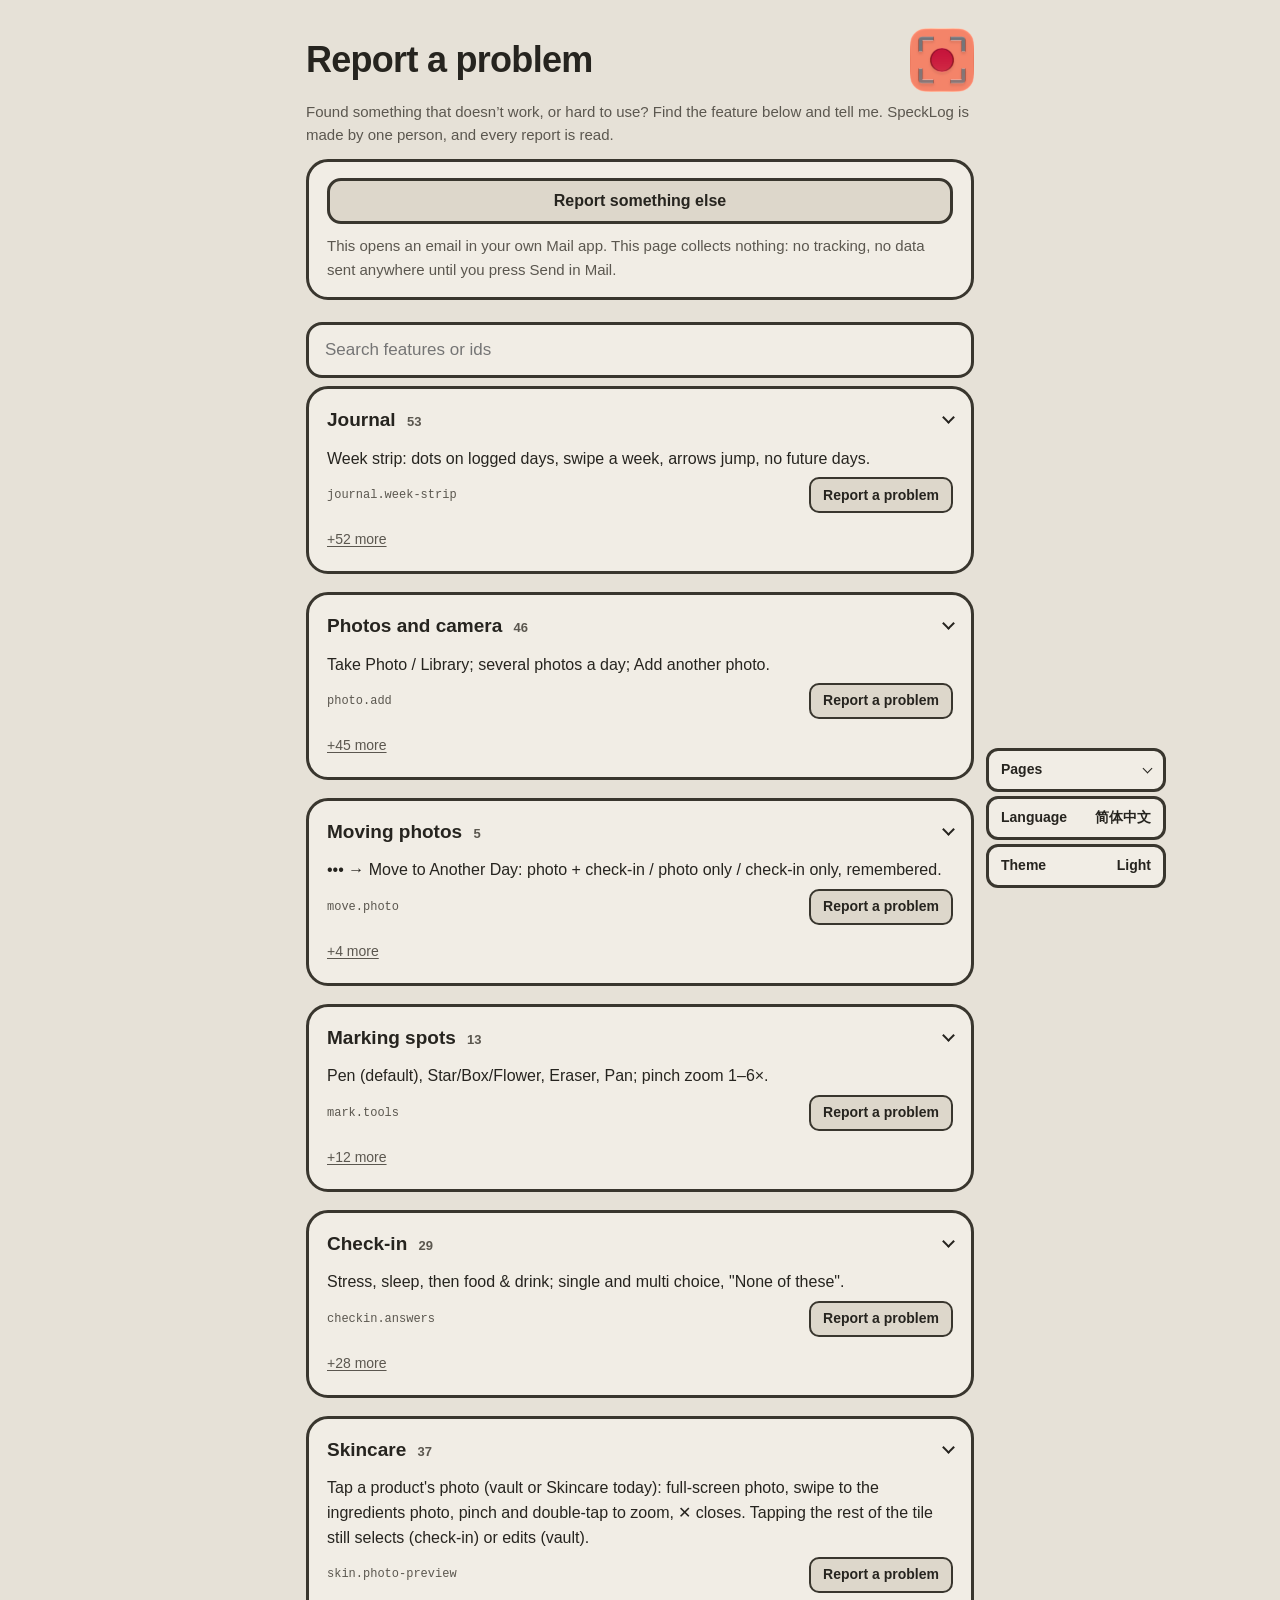
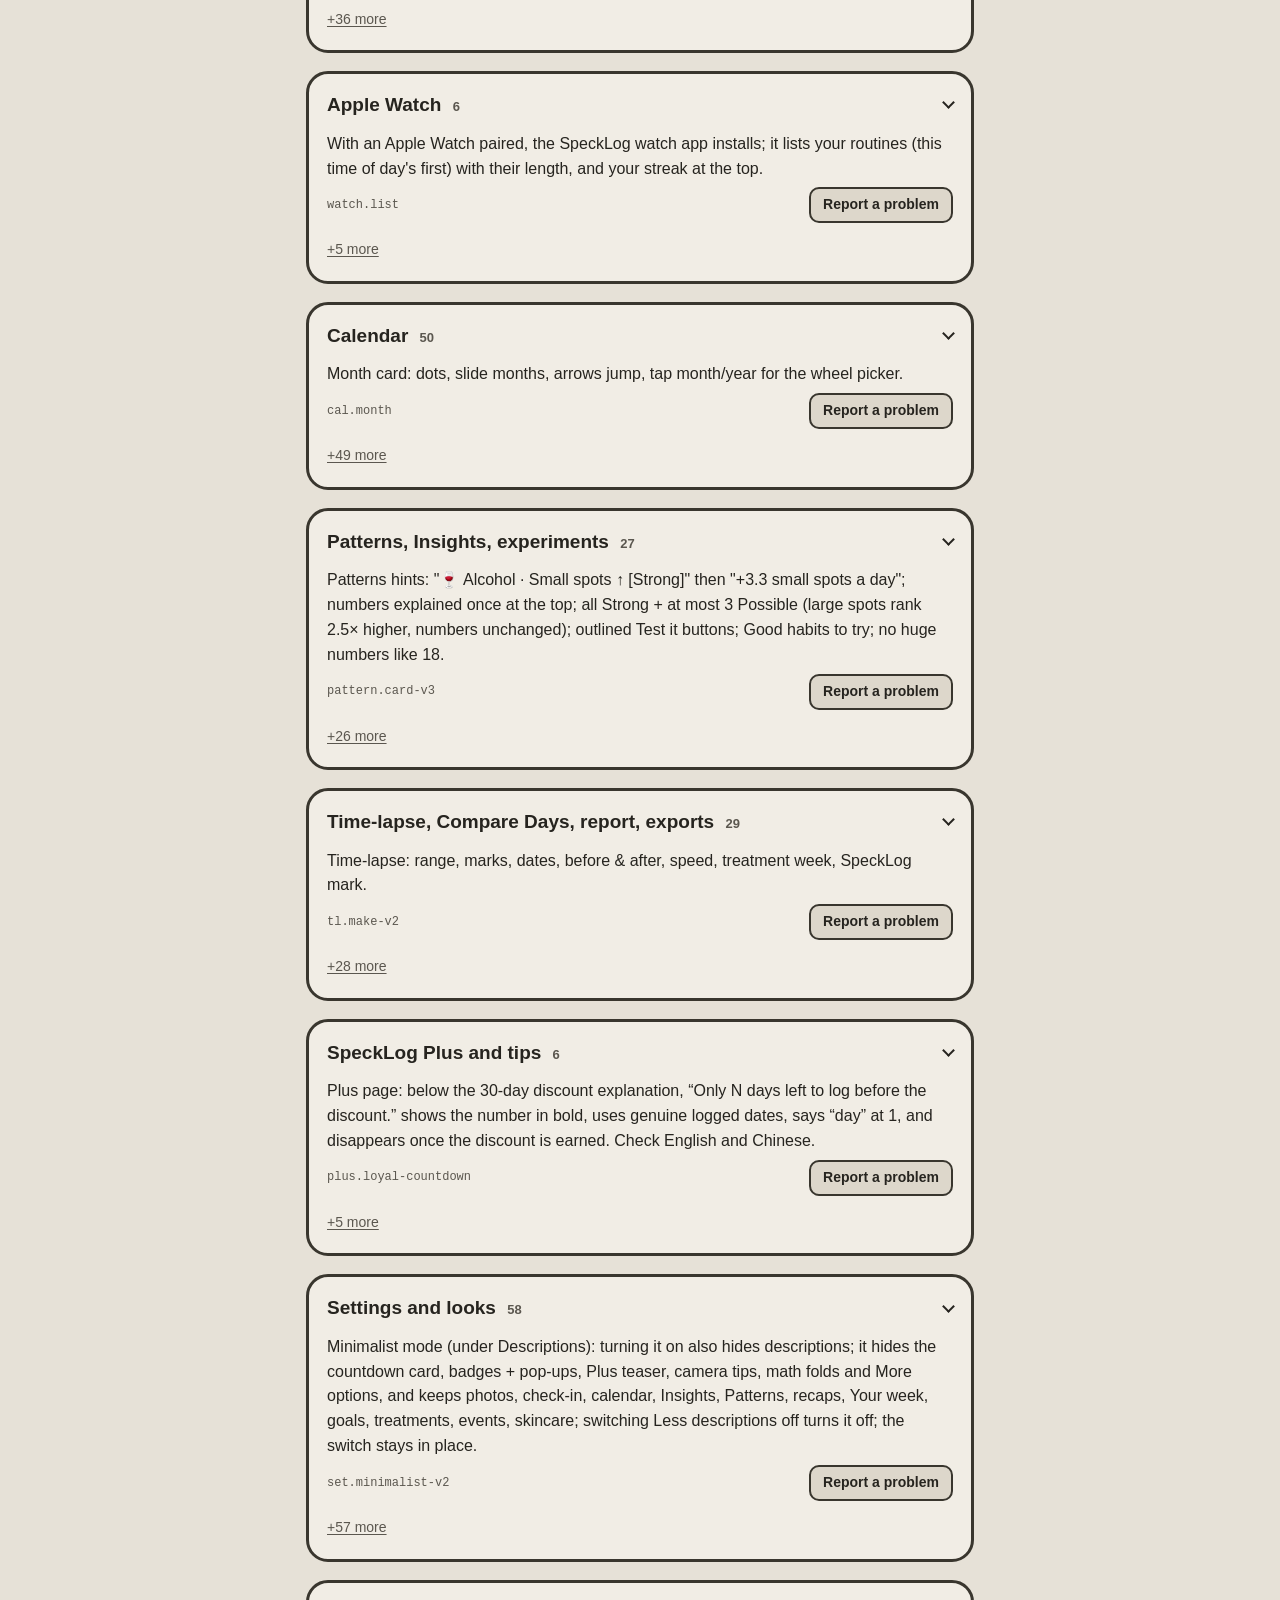
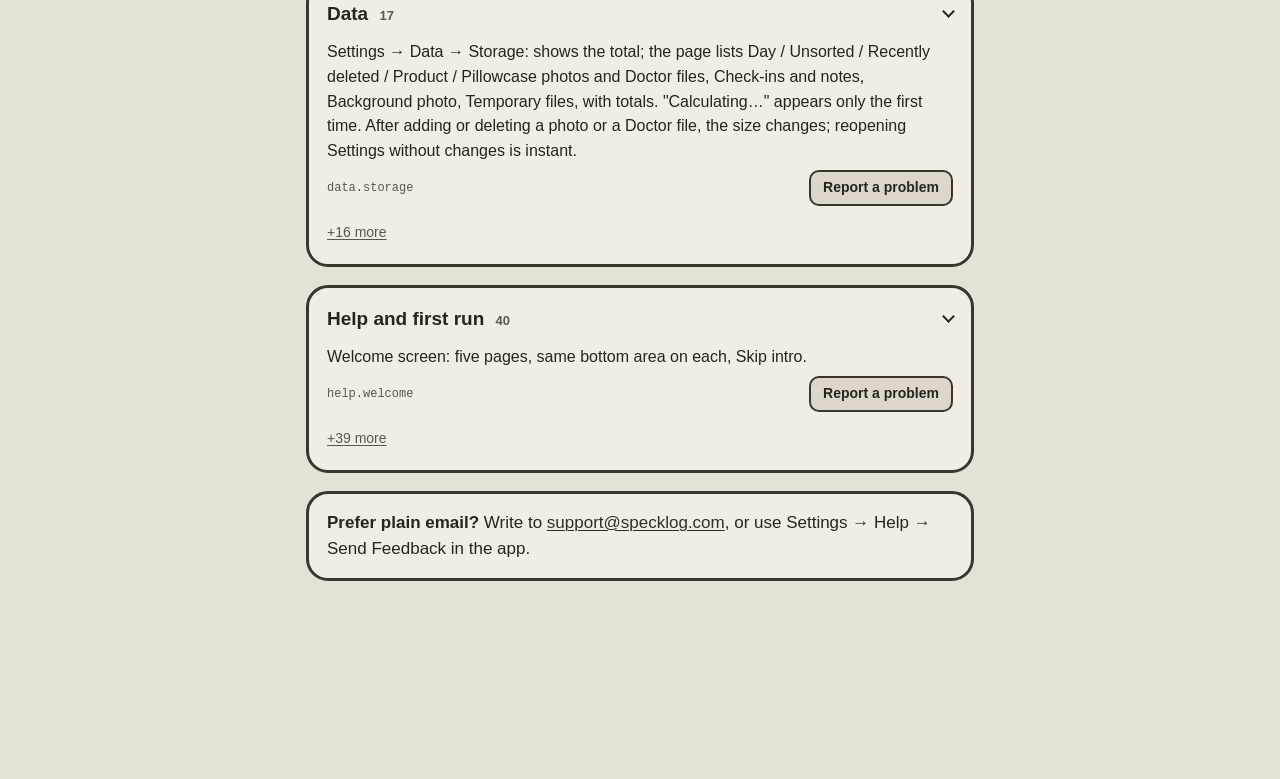
<file: report.html>
<!doctype html>
<html lang="en">
<head>
<meta charset="utf-8">
<meta name="viewport" content="width=device-width, initial-scale=1">
<title>SpeckLog Report a Problem</title>
<link rel="alternate" hreflang="zh-Hans" href="report-zh.html">
<script>try{if(localStorage.getItem('specklog-mode')==='dark')document.documentElement.setAttribute('data-theme','dark')}catch(e){}</script>
<link rel="icon" type="image/png" sizes="32x32" href="favicon-32.png?v=1">
<link rel="icon" type="image/png" sizes="192x192" href="favicon-192.png?v=1">
<link rel="apple-touch-icon" href="apple-touch-icon.png?v=1">
<link rel="stylesheet" href="site.css?v=14">
</head>
<body>
<main>
  <h1>Report a problem</h1>
  <p class="muted">Found something that doesn’t work, or hard to use? Find the feature below and tell me. SpeckLog is made by one person, and every report is read.</p>
  <div class="card report-top">
    <button type="button" class="btn" data-report-general>Report something else</button>
    <p class="muted">This opens an email in your own Mail app. This page collects nothing: no tracking, no data sent anywhere until you press Send in Mail.</p>
  </div>
  <input type="search" id="rq" placeholder="Search features or ids" aria-label="Search features or ids">
  <p class="muted hidden" id="none">No matching feature. Use “Report something else”, or email <a href="mailto:support@specklog.com?subject=SpeckLog%20help&amp;body=Hi%20Levi%2C%0A%0AWhat%20I%20need%20help%20with%3A%0A%0A%0AWhat%20I%20was%20doing%20when%20it%20happened%20%28if%20something%20went%20wrong%29%3A%0A%0A%0AiPhone%20model%3A%0AiOS%20version%3A%0ASpeckLog%20version%20%28Settings%20%E2%86%92%20Help%20%26%20about%20%E2%86%92%20Version%29%3A%0A%0AThanks%21">support@specklog.com</a>.</p>
  <div id="report-list">
<!-- report:start -->
<section class="entry report-group" id="rg-1">
  <h3>Journal <span class="group-count">53</span></h3>
  <ul class="report-list">
    <li class="report-item" id="r-journal.week-strip"><span class="item-text">Week strip: dots on logged days, swipe a week, arrows jump, no future days.</span><span class="item-bar"><code class="item-id">journal.week-strip</code><button type="button" class="report-btn" data-report-id="journal.week-strip" data-report-text="Week strip" aria-label="Report a problem with journal.week-strip">Report a problem</button></span></li>
    <li class="report-item" id="r-journal.day-swipe"><span class="item-text">Swipe the day page left/right to change day; it never presses a button by accident.</span><span class="item-bar"><code class="item-id">journal.day-swipe</code><button type="button" class="report-btn" data-report-id="journal.day-swipe" data-report-text="Swipe the day page left/right to change day; it…" aria-label="Report a problem with journal.day-swipe">Report a problem</button></span></li>
    <li class="report-item" id="r-journal.streak"><span class="item-text">Streak badge shows the right count; tapping it fires 🔥 (max 5 taps a second).</span><span class="item-bar"><code class="item-id">journal.streak</code><button type="button" class="report-btn" data-report-id="journal.streak" data-report-text="Streak badge shows the right count; tapping it…" aria-label="Report a problem with journal.streak">Report a problem</button></span></li>
    <li class="report-item" id="r-journal.streak-pop-small"><span class="item-text">Tapping the streak badge pops it only a little (1.15×, 1.05× with Reduce Motion), not big.</span><span class="item-bar"><code class="item-id">journal.streak-pop-small</code><button type="button" class="report-btn" data-report-id="journal.streak-pop-small" data-report-text="Tapping the streak badge pops it only a little…" aria-label="Report a problem with journal.streak-pop-small">Report a problem</button></span></li>
    <li class="report-item" id="r-journal.reward"><span class="item-text">First log of the day: badge pops, 🔥 bursts, strong buzz, "Day N logged ✓".</span><span class="item-bar"><code class="item-id">journal.reward</code><button type="button" class="report-btn" data-report-id="journal.reward" data-report-text="First log of the day" aria-label="Report a problem with journal.reward">Report a problem</button></span></li>
    <li class="report-item" id="r-journal.next"><span class="item-text">"Next:" card: progress to the closest unlock, tap for the next, folds once today is logged.</span><span class="item-bar"><code class="item-id">journal.next</code><button type="button" class="report-btn" data-report-id="journal.next" data-report-text="&quot;Next:&quot; card: progress to the closest unlock, tap…" aria-label="Report a problem with journal.next">Report a problem</button></span></li>
    <li class="report-item" id="r-journal.next-bottom"><span class="item-text">Once today's check-in is saved, the "Next:" card leaves the header and sits at the bottom of today's page; deleting the check-in brings it back up.</span><span class="item-bar"><code class="item-id">journal.next-bottom</code><button type="button" class="report-btn" data-report-id="journal.next-bottom" data-report-text="Once today&#x27;s check-in is saved, the &quot;Next:&quot; card…" aria-label="Report a problem with journal.next-bottom">Report a problem</button></span></li>
    <li class="report-item" id="r-journal.next-recheck"><span class="item-text">Delete some days (Delete Days): milestones you no longer have come back in "Next:" right after the save.</span><span class="item-bar"><code class="item-id">journal.next-recheck</code><button type="button" class="report-btn" data-report-id="journal.next-recheck" data-report-text="Delete some days (Delete Days)" aria-label="Report a problem with journal.next-recheck">Report a problem</button></span></li>
    <li class="report-item" id="r-journal.photo-zoom"><span class="item-text">Pinch a day photo to zoom and drag to pan, double-tap to zoom in / out; it never gets smaller than its frame or shows edge gaps; while zoomed, drags don't change the day or photo; "N spots marked" stays at the bottom left.</span><span class="item-bar"><code class="item-id">journal.photo-zoom</code><button type="button" class="report-btn" data-report-id="journal.photo-zoom" data-report-text="Pinch a day photo to zoom and drag to pan…" aria-label="Report a problem with journal.photo-zoom">Report a problem</button></span></li>
    <li class="report-item" id="r-journal.spots-button"><span class="item-text">Tapping the photo no longer opens Mark spots; the "N spots marked" button (also "0 spots marked") at its bottom left does.</span><span class="item-bar"><code class="item-id">journal.spots-button</code><button type="button" class="report-btn" data-report-id="journal.spots-button" data-report-text="Tapping the photo no longer opens Mark spots; the…" aria-label="Report a problem with journal.spots-button">Report a problem</button></span></li>
    <li class="report-item" id="r-journal.no-marks-ask"><span class="item-text">New photo → Done with no marks asks "Save without marking any spots?" (Save / Keep Marking); after Save the card shows "0 spots marked".</span><span class="item-bar"><code class="item-id">journal.no-marks-ask</code><button type="button" class="report-btn" data-report-id="journal.no-marks-ask" data-report-text="New photo → Done with no marks asks &quot;Save without…" aria-label="Report a problem with journal.no-marks-ask">Report a problem</button></span></li>
    <li class="report-item" id="r-journal.checkin-summary"><span class="item-text">Check-in summary: rows in the sheet's order (spots, stress, sleep, Skincare today, food &amp; drink, Anything else), "Not answered" for empty ones; only Edit opens the sheet; the chevron folds it (remembered).</span><span class="item-bar"><code class="item-id">journal.checkin-summary</code><button type="button" class="report-btn" data-report-id="journal.checkin-summary" data-report-text="Check-in summary" aria-label="Report a problem with journal.checkin-summary">Report a problem</button></span></li>
    <li class="report-item" id="r-journal.routine-card"><span class="item-text">Today's page, under the check-in: the Morning / Evening routine card lists that time's routines with Start, or "Done ✓" once logged; the title sits above an outlined "Products and routines" button that opens the Skincare Vault; hidden with Skincare off.</span><span class="item-bar"><code class="item-id">journal.routine-card</code><button type="button" class="report-btn" data-report-id="journal.routine-card" data-report-text="Today&#x27;s page, under the check-in" aria-label="Report a problem with journal.routine-card">Report a problem</button></span></li>
    <li class="report-item" id="r-journal.hygiene-every-day"><span class="item-text">The Hygiene card is on every day page, open on today and folded on other days (tap to open). After Done an item is hidden until its period passes, then asked daily until done again; never-logged items show no orange flag; "Done today" stays on one line.</span><span class="item-bar"><code class="item-id">journal.hygiene-every-day</code><button type="button" class="report-btn" data-report-id="journal.hygiene-every-day" data-report-text="The Hygiene card is on every day page, open on…" aria-label="Report a problem with journal.hygiene-every-day">Report a problem</button></span></li>
    <li class="report-item" id="r-journal.card-dividers"><span class="item-text">Cards show a thin divider under their title (Hygiene, Routine, Goal, Your week, Skincare today, Doctor, Treatments, Events, Patterns, Insights, check-in cards).</span><span class="item-bar"><code class="item-id">journal.card-dividers</code><button type="button" class="report-btn" data-report-id="journal.card-dividers" data-report-text="Cards show a thin divider under their title…" aria-label="Report a problem with journal.card-dividers">Report a problem</button></span></li>
    <li class="report-item" id="r-journal.research"><span class="item-text">Bottom of today's page: "📚 Today's research", a real study each day: a one-line summary, "Author et al., year · Journal", Read (opens the study in Safari) and "One study, not medical advice."; Chinese summaries in Chinese; hidden in Minimalist mode.</span><span class="item-bar"><code class="item-id">journal.research</code><button type="button" class="report-btn" data-report-id="journal.research" data-report-text="Bottom of today&#x27;s page" aria-label="Report a problem with journal.research">Report a problem</button></span></li>
    <li class="report-item" id="r-journal.absurd-v2"><span class="item-text">Settings → General → Absurd mode: every third day is funny, taking turns between "🙃 Today's odd research" (a real odd study with its citation and Read link, e.g. wombat cube poo) and "🙃 Just a joke, not a study".</span><span class="item-bar"><code class="item-id">journal.absurd-v2</code><button type="button" class="report-btn" data-report-id="journal.absurd-v2" data-report-text="Settings → General → Absurd mode" aria-label="Report a problem with journal.absurd-v2">Report a problem</button></span></li>
    <li class="report-item" id="r-journal.recap"><span class="item-text">Sunday recap above the photos: days logged, trends, best day, mini before &amp; after.</span><span class="item-bar"><code class="item-id">journal.recap</code><button type="button" class="report-btn" data-report-id="journal.recap" data-report-text="Sunday recap above the photos" aria-label="Report a problem with journal.recap">Report a problem</button></span></li>
    <li class="report-item" id="r-journal.first-week"><span class="item-text">On the 7th photo day: "Your first week" before &amp; after with free Compare up close.</span><span class="item-bar"><code class="item-id">journal.first-week</code><button type="button" class="report-btn" data-report-id="journal.first-week" data-report-text="On the 7th photo day" aria-label="Report a problem with journal.first-week">Report a problem</button></span></li>
    <li class="report-item" id="r-journal.plus-teaser"><span class="item-text">After that free compare: the "You just tried a Plus feature" banner (max once a week).</span><span class="item-bar"><code class="item-id">journal.plus-teaser</code><button type="button" class="report-btn" data-report-id="journal.plus-teaser" data-report-text="After that free compare" aria-label="Report a problem with journal.plus-teaser">Report a problem</button></span></li>
    <li class="report-item" id="r-journal.week-summary"><span class="item-text">Tap "Your week": a summary from Monday to that day: days logged, spots with ↓/↑ vs the same days last week, best day, skincare and routines, goal with its dot, check-in highlights.</span><span class="item-bar"><code class="item-id">journal.week-summary</code><button type="button" class="report-btn" data-report-id="journal.week-summary" data-report-text="Tap &quot;Your week&quot;" aria-label="Report a problem with journal.week-summary">Report a problem</button></span></li>
    <li class="report-item" id="r-journal.two-photos"><span class="item-text">A day with two photos: each photo fills the frame's full width (no white bars at the sides); dots underneath.</span><span class="item-bar"><code class="item-id">journal.two-photos</code><button type="button" class="report-btn" data-report-id="journal.two-photos" data-report-text="A day with two photos" aria-label="Report a problem with journal.two-photos">Report a problem</button></span></li>
    <li class="report-item" id="r-journal.your-week-v2"><span class="item-text">"Your week" card under the check-in on every day but Sunday: days this week, rolling 7-day averages. On a fresh install it (and the Sunday recap) appears after 3 logged days; on an empty past day it hides when that week has nothing logged.</span><span class="item-bar"><code class="item-id">journal.your-week-v2</code><button type="button" class="report-btn" data-report-id="journal.your-week-v2" data-report-text="&quot;Your week&quot; card under the check-in on every day…" aria-label="Report a problem with journal.your-week-v2">Report a problem</button></span></li>
    <li class="report-item" id="r-journal.confetti-v2"><span class="item-text">Perfect week (7 of 7 on a Sunday): confetti falls smoothly over the recap card and is gone after about 2 seconds; scrolling stays smooth.</span><span class="item-bar"><code class="item-id">journal.confetti-v2</code><button type="button" class="report-btn" data-report-id="journal.confetti-v2" data-report-text="Perfect week (7 of 7 on a Sunday)" aria-label="Report a problem with journal.confetti-v2">Report a problem</button></span></li>
    <li class="report-item" id="r-journal.goal-rating"><span class="item-text">On the goal week's Sunday (or the first open after it): "How did the week go?" asks once with green / yellow / red dots; Later asks again the next day; the card also shows "Did you meet it?".</span><span class="item-bar"><code class="item-id">journal.goal-rating</code><button type="button" class="report-btn" data-report-id="journal.goal-rating" data-report-text="On the goal week&#x27;s Sunday (or the first open…" aria-label="Report a problem with journal.goal-rating">Report a problem</button></span></li>
    <li class="report-item" id="r-journal.goal-dot"><span class="item-text">A rated goal shows its colored dot in the goal card and in All goals.</span><span class="item-bar"><code class="item-id">journal.goal-dot</code><button type="button" class="report-btn" data-report-id="journal.goal-dot" data-report-text="A rated goal shows its colored dot in the goal…" aria-label="Report a problem with journal.goal-dot">Report a problem</button></span></li>
    <li class="report-item" id="r-journal.goal-delete"><span class="item-text">Goals can't be deleted by hand; Delete Days deletes a goal only if its whole Monday–Sunday week is in the range (the confirmation says so); Delete All Data deletes all.</span><span class="item-bar"><code class="item-id">journal.goal-delete</code><button type="button" class="report-btn" data-report-id="journal.goal-delete" data-report-text="Goals can&#x27;t be deleted by hand; Delete Days…" aria-label="Report a problem with journal.goal-delete">Report a problem</button></span></li>
    <li class="report-item" id="r-journal.goal"><span class="item-text">Weekly goal card under the check-in: set this week's goal, Save and Lock (can't edit after), All goals history; past weeks show their goal.</span><span class="item-bar"><code class="item-id">journal.goal</code><button type="button" class="report-btn" data-report-id="journal.goal" data-report-text="Weekly goal card under the check-in" aria-label="Report a problem with journal.goal">Report a problem</button></span></li>
    <li class="report-item" id="r-journal.treatment-line"><span class="item-text">Treatment and event lines under the date ("Accutane · Week 6 · day 38").</span><span class="item-bar"><code class="item-id">journal.treatment-line</code><button type="button" class="report-btn" data-report-id="journal.treatment-line" data-report-text="Treatment and event lines under the date…" aria-label="Report a problem with journal.treatment-line">Report a problem</button></span></li>
    <li class="report-item" id="r-journal.day-two"><span class="item-text">The second photo day ever (once per install; not after an update with more days, a restored backup or deletions) shows "👀 Day 1 and day 2" with the first photo day next to it; Stop comparing ends it for good.</span><span class="item-bar"><code class="item-id">journal.day-two</code><button type="button" class="report-btn" data-report-id="journal.day-two" data-report-text="The second photo day ever (once per install; not…" aria-label="Report a problem with journal.day-two">Report a problem</button></span></li>
    <li class="report-item" id="r-journal.sunday-toggle"><span class="item-text">On a Sunday, the photo's ••• menu has Show Photo Alone / Show Before &amp; After: it hides or shows the week's before &amp; after in the recap card (remembered, every Sunday).</span><span class="item-bar"><code class="item-id">journal.sunday-toggle</code><button type="button" class="report-btn" data-report-id="journal.sunday-toggle" data-report-text="On a Sunday, the photo&#x27;s ••• menu has Show Photo…" aria-label="Report a problem with journal.sunday-toggle">Report a problem</button></span></li>
    <li class="report-item" id="r-journal.spot-track"><span class="item-text">Tap a mark or pen area on a day photo (marks shown): "Track this spot?" → Track Spot opens Spot progression: that area in every photo of up to 7 photo days before and after, arrows (left = earlier), Slideshow (1 a second, stops at the end), Back to &lt;day&gt;, Zoom 100–150%, Show marks; lined-up photos keep the spot in place. Tapping elsewhere does nothing; double-tap still zooms.</span><span class="item-bar"><code class="item-id">journal.spot-track</code><button type="button" class="report-btn" data-report-id="journal.spot-track" data-report-text="Tap a mark or pen area on a day photo (marks…" aria-label="Report a problem with journal.spot-track">Report a problem</button></span></li>
    <li class="report-item" id="r-journal.drift-3-5"><span class="item-text">Drift bottle: In 3 days and In 5 days (and After 3 / 5 more days logged, 3 / 5-day streak) are offered besides 1 week; switching the kind defaults to 14 days.</span><span class="item-bar"><code class="item-id">journal.drift-3-5</code><button type="button" class="report-btn" data-report-id="journal.drift-3-5" data-report-text="Drift bottle" aria-label="Report a problem with journal.drift-3-5">Report a problem</button></span></li>
    <li class="report-item" id="r-journal.research-all"><span class="item-text">Today's research: tap the title; a searchable list of all studies opens (summary, citation, Read link); with Absurd mode on, odd studies have their own section.</span><span class="item-bar"><code class="item-id">journal.research-all</code><button type="button" class="report-btn" data-report-id="journal.research-all" data-report-text="Today&#x27;s research" aria-label="Report a problem with journal.research-all">Report a problem</button></span></li>
    <li class="report-item" id="r-journal.goal-all-outline"><span class="item-text">Goal card: All goals has an accent outline like Products and routines.</span><span class="item-bar"><code class="item-id">journal.goal-all-outline</code><button type="button" class="report-btn" data-report-id="journal.goal-all-outline" data-report-text="Goal card" aria-label="Report a problem with journal.goal-all-outline">Report a problem</button></span></li>
    <li class="report-item" id="r-journal.banner-fold"><span class="item-text">With several active treatments or events, the Journal day shows only the newest; +N more lists the rest (folded by default).</span><span class="item-bar"><code class="item-id">journal.banner-fold</code><button type="button" class="report-btn" data-report-id="journal.banner-fold" data-report-text="With several active treatments or events, the…" aria-label="Report a problem with journal.banner-fold">Report a problem</button></span></li>
    <li class="report-item" id="r-journal.badge-check-background"><span class="item-text">Saving a check-in or photo doesn't hitch: the badge pop-up and Next up checks run in the background.</span><span class="item-bar"><code class="item-id">journal.badge-check-background</code><button type="button" class="report-btn" data-report-id="journal.badge-check-background" data-report-text="Saving a check-in or photo doesn&#x27;t hitch" aria-label="Report a problem with journal.badge-check-background">Report a problem</button></span></li>
    <li class="report-item" id="r-journal.photo-pan-live"><span class="item-text">Zoom a Journal photo with marks. Drag repeatedly and confirm the photo and marks move together continuously. Pinch back out and confirm scrolling and day swipes work. Expand and collapse multiple event banners and check the arrow snaps.</span><span class="item-bar"><code class="item-id">journal.photo-pan-live</code><button type="button" class="report-btn" data-report-id="journal.photo-pan-live" data-report-text="Zoom a Journal photo with marks" aria-label="Report a problem with journal.photo-pan-live">Report a problem</button></span></li>
    <li class="report-item" id="r-journal.day-swipe-follow"><span class="item-text">Swiping between days follows the finger smoothly all the way.</span><span class="item-bar"><code class="item-id">journal.day-swipe-follow</code><button type="button" class="report-btn" data-report-id="journal.day-swipe-follow" data-report-text="Swiping between days follows the finger smoothly…" aria-label="Report a problem with journal.day-swipe-follow">Report a problem</button></span></li>
    <li class="report-item" id="r-photos.spot-adjust"><span class="item-text">"Adjust" lets you drag the crop to recentre a misaligned photo; Reset undoes it for that photo; nothing is saved.</span><span class="item-bar"><code class="item-id">photos.spot-adjust</code><button type="button" class="report-btn" data-report-id="photos.spot-adjust" data-report-text="&quot;Adjust&quot; lets you drag the crop to recentre a…" aria-label="Report a problem with photos.spot-adjust">Report a problem</button></span></li>
    <li class="report-item" id="r-card.titleDividers2"><span class="item-text">The daily-tip card, the Badges card and the open 'The math behind it' fold each show a thin line under their title.</span><span class="item-bar"><code class="item-id">card.titleDividers2</code><button type="button" class="report-btn" data-report-id="card.titleDividers2" data-report-text="The daily-tip card, the Badges card and the open…" aria-label="Report a problem with card.titleDividers2">Report a problem</button></span></li>
    <li class="report-item" id="r-nav.retap-tab"><span class="item-text">Tap the current tab again: from a deeper page (e.g. Settings → Skincare Vault) it goes back to the tab's first page; already there, it scrolls to the top.</span><span class="item-bar"><code class="item-id">nav.retap-tab</code><button type="button" class="report-btn" data-report-id="nav.retap-tab" data-report-text="Tap the current tab again" aria-label="Report a problem with nav.retap-tab">Report a problem</button></span></li>
    <li class="report-item" id="r-journal.zoom-pan-live"><span class="item-text">Zoom into a Journal photo and drag with one finger: the photo follows your finger live, marks stay aligned.</span><span class="item-bar"><code class="item-id">journal.zoom-pan-live</code><button type="button" class="report-btn" data-report-id="journal.zoom-pan-live" data-report-text="Zoom into a Journal photo and drag with one finger" aria-label="Report a problem with journal.zoom-pan-live">Report a problem</button></span></li>
    <li class="report-item" id="r-journal.smooth-swipe"><span class="item-text">Scroll the Journal and swipe between days: it moves smoothly. Each day's photo is sharp once that day is shown (a short spinner the first time is fine), and Sunday's weekly recap still appears.</span><span class="item-bar"><code class="item-id">journal.smooth-swipe</code><button type="button" class="report-btn" data-report-id="journal.smooth-swipe" data-report-text="Scroll the Journal and swipe between days" aria-label="Report a problem with journal.smooth-swipe">Report a problem</button></span></li>
    <li class="report-item" id="r-research.read"><span class="item-text">All studies shows the study count; Mark as read moves a study to the bottom and it stops coming up in Today's research until all are read (today's card stays the same until tomorrow); the first read earns the Acne Scholar badge.</span><span class="item-bar"><code class="item-id">research.read</code><button type="button" class="report-btn" data-report-id="research.read" data-report-text="All studies shows the study count; Mark as read…" aria-label="Report a problem with research.read">Report a problem</button></span></li>
    <li class="report-item" id="r-research.absurd-priority"><span class="item-text">Absurd mode on: odd studies and jokes come up two days in three in Today's research.</span><span class="item-bar"><code class="item-id">research.absurd-priority</code><button type="button" class="report-btn" data-report-id="research.absurd-priority" data-report-text="Absurd mode on" aria-label="Report a problem with research.absurd-priority">Report a problem</button></span></li>
    <li class="report-item" id="r-journal.spot-export"><span class="item-text">Spot progression → Video export: include/exclude photos and export a dated H.264 video using this session's zoom and per-photo crop adjustments; reopening resets them. Free exports include the SpeckLog watermark; Plus can Disable watermark.</span><span class="item-bar"><code class="item-id">journal.spot-export</code><button type="button" class="report-btn" data-report-id="journal.spot-export" data-report-text="Spot progression → Video export" aria-label="Report a problem with journal.spot-export">Report a problem</button></span></li>
    <li class="report-item" id="r-journal.swipe-no-tap"><span class="item-text">Swipe between days starting on a button (All goals, Read, any card button): the day changes and the button does nothing.</span><span class="item-bar"><code class="item-id">journal.swipe-no-tap</code><button type="button" class="report-btn" data-report-id="journal.swipe-no-tap" data-report-text="Swipe between days starting on a button (All…" aria-label="Report a problem with journal.swipe-no-tap">Report a problem</button></span></li>
    <li class="report-item" id="r-spot.adjust-crop"><span class="item-text">Spot progression: "Adjust crop" and its switch share one outlined box; Reset has its own row between Adjust and the photo and never moves it.</span><span class="item-bar"><code class="item-id">spot.adjust-crop</code><button type="button" class="report-btn" data-report-id="spot.adjust-crop" data-report-text="Spot progression" aria-label="Report a problem with spot.adjust-crop">Report a problem</button></span></li>
    <li class="report-item" id="r-journal.strip-drag"><span class="item-text">Drag the week strip slowly left and right: it follows the finger smoothly.</span><span class="item-bar"><code class="item-id">journal.strip-drag</code><button type="button" class="report-btn" data-report-id="journal.strip-drag" data-report-text="Drag the week strip slowly left and right" aria-label="Report a problem with journal.strip-drag">Report a problem</button></span></li>
    <li class="report-item" id="r-journal.photo-zoom-smooth"><span class="item-text">Pinch-zoom a marked photo with many marks: smooth, marks stay put.</span><span class="item-bar"><code class="item-id">journal.photo-zoom-smooth</code><button type="button" class="report-btn" data-report-id="journal.photo-zoom-smooth" data-report-text="Pinch-zoom a marked photo with many marks" aria-label="Report a problem with journal.photo-zoom-smooth">Report a problem</button></span></li>
    <li class="report-item" id="r-journal.confetti-after-opening"><span class="item-text">On a perfect Sunday (7 of 7), quit SpeckLog and open it again: the confetti and buzz start only after the opening screen has gone.</span><span class="item-bar"><code class="item-id">journal.confetti-after-opening</code><button type="button" class="report-btn" data-report-id="journal.confetti-after-opening" data-report-text="On a perfect Sunday (7 of 7), quit SpeckLog and…" aria-label="Report a problem with journal.confetti-after-opening">Report a problem</button></span></li>
    <li class="report-item" id="r-journal.week-fold"><span class="item-text">On a Sunday, the "🗓️ Your week" card has a chevron; tap it to fold the card to its title, and it stays folded on other Sundays and after a restart.</span><span class="item-bar"><code class="item-id">journal.week-fold</code><button type="button" class="report-btn" data-report-id="journal.week-fold" data-report-text="On a Sunday, the &quot;🗓️ Your week&quot; card has a…" aria-label="Report a problem with journal.week-fold">Report a problem</button></span></li>
  </ul>
</section>
<section class="entry report-group" id="rg-2">
  <h3>Photos and camera <span class="group-count">46</span></h3>
  <ul class="report-list">
    <li class="report-item" id="r-photo.add"><span class="item-text">Take Photo / Library; several photos a day; Add another photo.</span><span class="item-bar"><code class="item-id">photo.add</code><button type="button" class="report-btn" data-report-id="photo.add" data-report-text="Take Photo / Library; several photos a day; Add…" aria-label="Report a problem with photo.add">Report a problem</button></span></li>
    <li class="report-item" id="r-photo.front-camera"><span class="item-text">The camera opens on the front camera.</span><span class="item-bar"><code class="item-id">photo.front-camera</code><button type="button" class="report-btn" data-report-id="photo.front-camera" data-report-text="The camera opens on the front camera" aria-label="Report a problem with photo.front-camera">Report a problem</button></span></li>
    <li class="report-item" id="r-photo.layout-v2"><span class="item-text">Camera layout: round Oval / ＋ / Ghost toggles at the top right of the picture (any combination); tip at the very top left (never over the flash button); ghost see-through slider vertical on the left; "Ghost: date ▾" bottom right; photo note bottom left, growing upward, left half only.</span><span class="item-bar"><code class="item-id">photo.layout-v2</code><button type="button" class="report-btn" data-report-id="photo.layout-v2" data-report-text="Camera layout" aria-label="Report a problem with photo.layout-v2">Report a problem</button></span></li>
    <li class="report-item" id="r-photo.guide-oval"><span class="item-text">Camera guide Oval: lines up on the live picture, shade covers the screen.</span><span class="item-bar"><code class="item-id">photo.guide-oval</code><button type="button" class="report-btn" data-report-id="photo.guide-oval" data-report-text="Camera guide Oval" aria-label="Report a problem with photo.guide-oval">Report a problem</button></span></li>
    <li class="report-item" id="r-photo.ghost-source"><span class="item-text">Settings → Camera → Ghost photo: Last photo = the latest day's first photo (today's first photo when taking a second one); Custom photo = pick any photo from any date, shown in the camera as the ghost.</span><span class="item-bar"><code class="item-id">photo.ghost-source</code><button type="button" class="report-btn" data-report-id="photo.ghost-source" data-report-text="Settings → Camera → Ghost photo" aria-label="Report a problem with photo.ghost-source">Report a problem</button></span></li>
    <li class="report-item" id="r-photo.ghost-any-date"><span class="item-text">In the camera, "Ghost: date ▾" also lists today's photos and later dates.</span><span class="item-bar"><code class="item-id">photo.ghost-any-date</code><button type="button" class="report-btn" data-report-id="photo.ghost-any-date" data-report-text="In the camera, &quot;Ghost: date ▾&quot; also lists today&#x27;s…" aria-label="Report a problem with photo.ghost-any-date">Report a problem</button></span></li>
    <li class="report-item" id="r-photo.crosshair-v2"><span class="item-text">The crosshair's horizontal line sits higher (a quarter of the oval's height above the middle), around the eyes.</span><span class="item-bar"><code class="item-id">photo.crosshair-v2</code><button type="button" class="report-btn" data-report-id="photo.crosshair-v2" data-report-text="The crosshair&#x27;s horizontal line sits higher (a…" aria-label="Report a problem with photo.crosshair-v2">Report a problem</button></span></li>
    <li class="report-item" id="r-photo.ghost"><span class="item-text">Camera ghost: last photo by default, "Ghost: date ▾" picks any earlier photo, mirrored on the front camera.</span><span class="item-bar"><code class="item-id">photo.ghost</code><button type="button" class="report-btn" data-report-id="photo.ghost" data-report-text="Camera ghost" aria-label="Report a problem with photo.ghost">Report a problem</button></span></li>
    <li class="report-item" id="r-photo.ghost-marks"><span class="item-text">Camera → "Ghost: date ▾" → Marks on the ghost: Hide / Star / Box (Flower with Plus) draws the ghost photo's marks on it, lined up; Settings → Camera has the same choice and it's remembered.</span><span class="item-bar"><code class="item-id">photo.ghost-marks</code><button type="button" class="report-btn" data-report-id="photo.ghost-marks" data-report-text="Camera → &quot;Ghost: date ▾&quot; → Marks on the ghost…" aria-label="Report a problem with photo.ghost-marks">Report a problem</button></span></li>
    <li class="report-item" id="r-photo.ghost-review"><span class="item-text">On the Retake / Use Photo screen the ghost fits the photo and the controls hide.</span><span class="item-bar"><code class="item-id">photo.ghost-review</code><button type="button" class="report-btn" data-report-id="photo.ghost-review" data-report-text="On the Retake / Use Photo screen the ghost fits…" aria-label="Report a problem with photo.ghost-review">Report a problem</button></span></li>
    <li class="report-item" id="r-photo.note"><span class="item-text">Photo note: set in Settings → Camera (Usual spot / Last time); shows in the camera, tap to edit; "Last time" offers "Update note for next time" after the shutter.</span><span class="item-bar"><code class="item-id">photo.note</code><button type="button" class="report-btn" data-report-id="photo.note" data-report-text="Photo note" aria-label="Report a problem with photo.note">Report a problem</button></span></li>
    <li class="report-item" id="r-photo.crosshair"><span class="item-text">Crosshair lines: the ＋ button beside the guide switch (and Settings → Camera) shows dashed lines through the middle; works with Off / Oval / Last photo; remembered.</span><span class="item-bar"><code class="item-id">photo.crosshair</code><button type="button" class="report-btn" data-report-id="photo.crosshair" data-report-text="Crosshair lines" aria-label="Report a problem with photo.crosshair">Report a problem</button></span></li>
    <li class="report-item" id="r-photo.tips"><span class="item-text">Rotating photo tips and the opacity slider don't cover the camera's own buttons.</span><span class="item-bar"><code class="item-id">photo.tips</code><button type="button" class="report-btn" data-report-id="photo.tips" data-report-text="Rotating photo tips and the opacity slider don&#x27;t…" aria-label="Report a problem with photo.tips">Report a problem</button></span></li>
    <li class="report-item" id="r-photo.midnight"><span class="item-text">A photo taken 12:00–12:30 am asks which day it's for, then opens the check-in for that day.</span><span class="item-bar"><code class="item-id">photo.midnight</code><button type="button" class="report-btn" data-report-id="photo.midnight" data-report-text="A photo taken 12" aria-label="Report a problem with photo.midnight">Report a problem</button></span></li>
    <li class="report-item" id="r-photo.replace"><span class="item-text">••• → Replace photo; the old one goes to Recently Deleted.</span><span class="item-bar"><code class="item-id">photo.replace</code><button type="button" class="report-btn" data-report-id="photo.replace" data-report-text="••• → Replace photo; the old one goes to Recently…" aria-label="Report a problem with photo.replace">Report a problem</button></span></li>
    <li class="report-item" id="r-photo.delete"><span class="item-text">••• → Delete photo, with confirmation; restorable for 30 days.</span><span class="item-bar"><code class="item-id">photo.delete</code><button type="button" class="report-btn" data-report-id="photo.delete" data-report-text="••• → Delete photo, with confirmation; restorable…" aria-label="Report a problem with photo.delete">Report a problem</button></span></li>
    <li class="report-item" id="r-photo.save"><span class="item-text">••• → Save to Photos: As Taken / With Marks / With Position / both.</span><span class="item-bar"><code class="item-id">photo.save</code><button type="button" class="report-btn" data-report-id="photo.save" data-report-text="••• → Save to Photos" aria-label="Report a problem with photo.save">Report a problem</button></span></li>
    <li class="report-item" id="r-photo.revert"><span class="item-text">••• → Revert position (only after Line up was saved).</span><span class="item-bar"><code class="item-id">photo.revert</code><button type="button" class="report-btn" data-report-id="photo.revert" data-report-text="••• → Revert position (only after Line up was…" aria-label="Report a problem with photo.revert">Report a problem</button></span></li>
    <li class="report-item" id="r-photo.import-picker"><span class="item-text">Settings → Data → Import Past Photos → Choose Photos: pick several; progress shows; "Add all photos to the day they were taken?" → Add to Their Days puts each on its EXIF day (screenshots and photos without a date stay in Unsorted).</span><span class="item-bar"><code class="item-id">photo.import-picker</code><button type="button" class="report-btn" data-report-id="photo.import-picker" data-report-text="Settings → Data → Import Past Photos → Choose…" aria-label="Report a problem with photo.import-picker">Report a problem</button></span></li>
    <li class="report-item" id="r-photo.import-invite"><span class="item-text">After 3 logged days (Minimalist off, nothing imported yet), once: "Have older photos of your skin?" with Import Photos (opens Import Past Photos in a sheet) and Not Now. It waits for any other pop-up and never covers an open page. Not Now lets it return later as a feature suggestion.</span><span class="item-bar"><code class="item-id">photo.import-invite</code><button type="button" class="report-btn" data-report-id="photo.import-invite" data-report-text="After 3 logged days (Minimalist off, nothing…" aria-label="Report a problem with photo.import-invite">Report a problem</button></span></li>
    <li class="report-item" id="r-photo.import-album"><span class="item-text">Import Past Photos → Whole Album: iOS asks for photo access (Deny shows "Open Settings"); albums list with counts; picking one imports all its photos, iCloud-only ones included.</span><span class="item-bar"><code class="item-id">photo.import-album</code><button type="button" class="report-btn" data-report-id="photo.import-album" data-report-text="Import Past Photos → Whole Album" aria-label="Report a problem with photo.import-album">Report a problem</button></span></li>
    <li class="report-item" id="r-photo.import-sizes"><span class="item-text">Whole Album: each album shows "count · about size" (an estimate from the photos' pixel sizes, no private Photos data; roughly right for a normal camera album); adding a photo to an album updates its size. Importing an album or from Files (files, folder, .zip) shows "Total size: …" under the progress.</span><span class="item-bar"><code class="item-id">photo.import-sizes</code><button type="button" class="report-btn" data-report-id="photo.import-sizes" data-report-text="Whole Album" aria-label="Report a problem with photo.import-sizes">Report a problem</button></span></li>
    <li class="report-item" id="r-photo.import-files"><span class="item-text">Import Past Photos → From Files: single images, a folder, and a .zip (e.g. a Google Photos / Takeout export, stored or compressed) all import; a broken or non-zip file is counted as "couldn't be read".</span><span class="item-bar"><code class="item-id">photo.import-files</code><button type="button" class="report-btn" data-report-id="photo.import-files" data-report-text="Import Past Photos → From Files" aria-label="Report a problem with photo.import-files">Report a problem</button></span></li>
    <li class="report-item" id="r-photo.import-same-time"><span class="item-text">Import more than 3 photos that share the exact same date and time (e.g. files from one export): they go to Unsorted instead of a day.</span><span class="item-bar"><code class="item-id">photo.import-same-time</code><button type="button" class="report-btn" data-report-id="photo.import-same-time" data-report-text="Import more than 3 photos that share the exact…" aria-label="Report a problem with photo.import-same-time">Report a problem</button></span></li>
    <li class="report-item" id="r-photo.import-unsorted"><span class="item-text">Unsorted: select photos, Give a Day (date picker) or Day Taken moves them to that day; Delete sends them to Recently Deleted, and Restore puts them back in Unsorted. Stop Importing keeps the photos so far.</span><span class="item-bar"><code class="item-id">photo.import-unsorted</code><button type="button" class="report-btn" data-report-id="photo.import-unsorted" data-report-text="Unsorted" aria-label="Report a problem with photo.import-unsorted">Report a problem</button></span></li>
    <li class="report-item" id="r-photo.import-add-all"><span class="item-text">Unsorted → Add All Photos to the Day They Were Taken: dated photos move to their days; the alert says how many stayed (no date or same-time group).</span><span class="item-bar"><code class="item-id">photo.import-add-all</code><button type="button" class="report-btn" data-report-id="photo.import-add-all" data-report-text="Unsorted → Add All Photos to the Day They Were…" aria-label="Report a problem with photo.import-add-all">Report a problem</button></span></li>
    <li class="report-item" id="r-photo.import-dupes"><span class="item-text">Import the same photos again (same file, from Photos, Files or a .zip): "Possible duplicates: N" shows each pair; tap a pair to keep it; Move Duplicates to Recently Deleted (Restore puts them back in Unsorted) or Keep All; then the usual "Add to their days?".</span><span class="item-bar"><code class="item-id">photo.import-dupes</code><button type="button" class="report-btn" data-report-id="photo.import-dupes" data-report-text="Import the same photos again (same file, from…" aria-label="Report a problem with photo.import-dupes">Report a problem</button></span></li>
    <li class="report-item" id="r-photo.import-backup"><span class="item-text">Export a backup with photos in Unsorted and imported photos on days, then import it (Merge and Replace): Unsorted photos and the imported / marked-done flags come back.</span><span class="item-bar"><code class="item-id">photo.import-backup</code><button type="button" class="report-btn" data-report-id="photo.import-backup" data-report-text="Export a backup with photos in Unsorted and…" aria-label="Report a problem with photo.import-backup">Report a problem</button></span></li>
    <li class="report-item" id="r-photo.import-undo-now"><span class="item-text">Import a few photos; the finished alert has Undo Import → "Undo this import?" → Move to Recently Deleted: the photos leave their days and Unsorted (whatever you chose in the duplicates sheet and "Add to their days?").</span><span class="item-bar"><code class="item-id">photo.import-undo-now</code><button type="button" class="report-btn" data-report-id="photo.import-undo-now" data-report-text="Import a few photos; the finished alert has Undo…" aria-label="Report a problem with photo.import-undo-now">Report a problem</button></span></li>
    <li class="report-item" id="r-photo.import-undo-recent"><span class="item-text">Import Past Photos → Recent Imports lists the last imports (date, album / file name or Chosen Photos, count, size); Undo works there too; an import whose photos are all undone or deleted disappears from the list.</span><span class="item-bar"><code class="item-id">photo.import-undo-recent</code><button type="button" class="report-btn" data-report-id="photo.import-undo-recent" data-report-text="Import Past Photos → Recent Imports lists the…" aria-label="Report a problem with photo.import-undo-recent">Report a problem</button></span></li>
    <li class="report-item" id="r-photo.import-recent-sync"><span class="item-text">iCloud Sync on, two iPhones: import an album on one; once the photos arrive, the other's Import Past Photos → Recent Imports shows the same import with the album name (briefly "Imported &lt;date&gt;" until the name arrives), and Undo there works on both. With iCloud Sync off, names stay on the iPhone that imported.</span><span class="item-bar"><code class="item-id">photo.import-recent-sync</code><button type="button" class="report-btn" data-report-id="photo.import-recent-sync" data-report-text="iCloud Sync on, two iPhones" aria-label="Report a problem with photo.import-recent-sync">Report a problem</button></span></li>
    <li class="report-item" id="r-photo.import-recent-20"><span class="item-text">Recent Imports shows up to 20 imports, newest first; after Delete All Data the list is empty (on every iPhone with iCloud Sync on) and new imports appear as usual.</span><span class="item-bar"><code class="item-id">photo.import-recent-20</code><button type="button" class="report-btn" data-report-id="photo.import-recent-20" data-report-text="Recent Imports shows up to 20 imports, newest…" aria-label="Report a problem with photo.import-recent-20">Report a problem</button></span></li>
    <li class="report-item" id="r-photo.import-undo-delete-now"><span class="item-text">Undo → Delete Now to Free Space → "Delete N photos now?" (frees about …, can't be undone) → Delete Now: the photos are gone (not in Recently Deleted) and Data → Storage gets smaller.</span><span class="item-bar"><code class="item-id">photo.import-undo-delete-now</code><button type="button" class="report-btn" data-report-id="photo.import-undo-delete-now" data-report-text="Undo → Delete Now to Free Space → &quot;Delete N…" aria-label="Report a problem with photo.import-undo-delete-now">Report a problem</button></span></li>
    <li class="report-item" id="r-photo.import-undo-keep"><span class="item-text">Mark spots on, tap Done for, or move one photo of an import to another day, then Undo that import: "You worked on 1 of these photos" → Keep the 1 You Worked On keeps it in place; Undo All takes it too.</span><span class="item-bar"><code class="item-id">photo.import-undo-keep</code><button type="button" class="report-btn" data-report-id="photo.import-undo-keep" data-report-text="Mark spots on, tap Done for, or move one photo of…" aria-label="Report a problem with photo.import-undo-keep">Report a problem</button></span></li>
    <li class="report-item" id="r-photo.import-stop-undo"><span class="item-text">Start a big import, tap Stop and Undo: importing stops, "Import undone" says how many went to Recently Deleted, nothing stays in Unsorted or on days.</span><span class="item-bar"><code class="item-id">photo.import-stop-undo</code><button type="button" class="report-btn" data-report-id="photo.import-stop-undo" data-report-text="Start a big import, tap Stop and Undo" aria-label="Report a problem with photo.import-stop-undo">Report a problem</button></span></li>
    <li class="report-item" id="r-photo.import-undo-restore"><span class="item-text">After an undo, Settings → Data → Recently Deleted → Restore: each photo goes back to its day (or Unsorted) and the import shows in Recent Imports again.</span><span class="item-bar"><code class="item-id">photo.import-undo-restore</code><button type="button" class="report-btn" data-report-id="photo.import-undo-restore" data-report-text="After an undo, Settings → Data → Recently Deleted…" aria-label="Report a problem with photo.import-undo-restore">Report a problem</button></span></li>
    <li class="report-item" id="r-photo.import-mark"><span class="item-text">"Mark 2 imported photos today?" once a day when imported photos on days aren't gone through: Start shows a random few of those (not the ones shown the day before; the same few if reopened that day); Mark Spots opens the editor; Done (even with no marks) moves on and that photo isn't asked again. Settings: Ask Each Day, Photos a day 1–5.</span><span class="item-bar"><code class="item-id">photo.import-mark</code><button type="button" class="report-btn" data-report-id="photo.import-mark" data-report-text="&quot;Mark 2 imported photos today?&quot; once a day when…" aria-label="Report a problem with photo.import-mark">Report a problem</button></span></li>
    <li class="report-item" id="r-photo.import-albums-pick"><span class="item-text">Import Past Photos → Whole Album: each album is a card with a few previews; tap to select several, the eye button opens its photos, Confirm (top right) imports. More than one album or over about 200 MB asks first and warns it takes a while.</span><span class="item-bar"><code class="item-id">photo.import-albums-pick</code><button type="button" class="report-btn" data-report-id="photo.import-albums-pick" data-report-text="Import Past Photos → Whole Album" aria-label="Report a problem with photo.import-albums-pick">Report a problem</button></span></li>
    <li class="report-item" id="r-photo.import-unsorted-bar"><span class="item-text">Unsorted: the action bar for picked photos sits above the tab bar on every iPhone.</span><span class="item-bar"><code class="item-id">photo.import-unsorted-bar</code><button type="button" class="report-btn" data-report-id="photo.import-unsorted-bar" data-report-text="Unsorted" aria-label="Report a problem with photo.import-unsorted-bar">Report a problem</button></span></li>
    <li class="report-item" id="r-photo.import-unsorted-taps"><span class="item-text">Unsorted: tapping tiles very fast selects exactly the photos you tap.</span><span class="item-bar"><code class="item-id">photo.import-unsorted-taps</code><button type="button" class="report-btn" data-report-id="photo.import-unsorted-taps" data-report-text="Unsorted" aria-label="Report a problem with photo.import-unsorted-taps">Report a problem</button></span></li>
    <li class="report-item" id="r-photo.album-subset"><span class="item-text">Import Past Photos → Whole Album → eye: pick a few photos, tap Done, and Confirm. Mix a subset with another full album and verify overlapping photos import once.</span><span class="item-bar"><code class="item-id">photo.album-subset</code><button type="button" class="report-btn" data-report-id="photo.album-subset" data-report-text="Import Past Photos → Whole Album → eye" aria-label="Report a problem with photo.album-subset">Report a problem</button></span></li>
    <li class="report-item" id="r-photo.import-origin"><span class="item-text">Date an imported photo. Verify Journal and Gallery still identify it as imported. Filter Gallery to Imported Photos Only and verify you can select it for a batch action. In Mark Imported Photos, tap Done and return with Previous Photo, including from the completion page.</span><span class="item-bar"><code class="item-id">photo.import-origin</code><button type="button" class="report-btn" data-report-id="photo.import-origin" data-report-text="Date an imported photo" aria-label="Report a problem with photo.import-origin">Report a problem</button></span></li>
    <li class="report-item" id="r-photo.import-legacy-dupe"><span class="item-text">Re-import an original from before SpeckLog saved source sizes. Confirm the duplicate appears, and another photo taken in the same second stays separate.</span><span class="item-bar"><code class="item-id">photo.import-legacy-dupe</code><button type="button" class="report-btn" data-report-id="photo.import-legacy-dupe" data-report-text="Re-import an original from before SpeckLog saved…" aria-label="Report a problem with photo.import-legacy-dupe">Report a problem</button></span></li>
    <li class="report-item" id="r-camera.ghost-marks-full"><span class="item-text">Ghost photo with stickers on: the stickers stay fully solid while only the photo follows the opacity slider.</span><span class="item-bar"><code class="item-id">camera.ghost-marks-full</code><button type="button" class="report-btn" data-report-id="camera.ghost-marks-full" data-report-text="Ghost photo with stickers on" aria-label="Report a problem with camera.ghost-marks-full">Report a problem</button></span></li>
    <li class="report-item" id="r-import.markPhotoDecode"><span class="item-text">Mark Imported Photos still shows the photo right away (it now loads in the background).</span><span class="item-bar"><code class="item-id">import.markPhotoDecode</code><button type="button" class="report-btn" data-report-id="import.markPhotoDecode" data-report-text="Mark Imported Photos still shows the photo right…" aria-label="Report a problem with import.markPhotoDecode">Report a problem</button></span></li>
    <li class="report-item" id="r-camera.ghost-gallery"><span class="item-text">In the camera with the ghost on, tap "Ghost: &lt;date&gt;" → Choose Photo: the Gallery picker opens (current ghost outlined); pick any photo, even an old one, and it becomes the ghost.</span><span class="item-bar"><code class="item-id">camera.ghost-gallery</code><button type="button" class="report-btn" data-report-id="camera.ghost-gallery" data-report-text="In the camera with the ghost on, tap &quot;Ghost…" aria-label="Report a problem with camera.ghost-gallery">Report a problem</button></span></li>
  </ul>
</section>
<section class="entry report-group" id="rg-3">
  <h3>Moving photos <span class="group-count">5</span></h3>
  <ul class="report-list">
    <li class="report-item" id="r-move.photo"><span class="item-text">••• → Move to Another Day: photo + check-in / photo only / check-in only, remembered.</span><span class="item-bar"><code class="item-id">move.photo</code><button type="button" class="report-btn" data-report-id="move.photo" data-report-text="••• → Move to Another Day" aria-label="Report a problem with move.photo">Report a problem</button></span></li>
    <li class="report-item" id="r-move.replace-checkin"><span class="item-text">Moving a check-in onto a day that has one: orange warning, old one in Recently Deleted.</span><span class="item-bar"><code class="item-id">move.replace-checkin</code><button type="button" class="report-btn" data-report-id="move.replace-checkin" data-report-text="Moving a check-in onto a day that has one" aria-label="Report a problem with move.replace-checkin">Report a problem</button></span></li>
    <li class="report-item" id="r-move.undo"><span class="item-text">Undo / Redo buttons at the bottom left after a move; undo brings back a replaced check-in.</span><span class="item-bar"><code class="item-id">move.undo</code><button type="button" class="report-btn" data-report-id="move.undo" data-report-text="Undo / Redo buttons at the bottom left after a…" aria-label="Report a problem with move.undo">Report a problem</button></span></li>
    <li class="report-item" id="r-move.undo-expire"><span class="item-text">Undo / Redo disappear after an hour in the background.</span><span class="item-bar"><code class="item-id">move.undo-expire</code><button type="button" class="report-btn" data-report-id="move.undo-expire" data-report-text="Undo / Redo disappear after an hour in the…" aria-label="Report a problem with move.undo-expire">Report a problem</button></span></li>
    <li class="report-item" id="r-move.reorder"><span class="item-text">••• → Move Earlier in Day / Move Later in Day reorders the day's photos.</span><span class="item-bar"><code class="item-id">move.reorder</code><button type="button" class="report-btn" data-report-id="move.reorder" data-report-text="••• → Move Earlier in Day / Move Later in Day…" aria-label="Report a problem with move.reorder">Report a problem</button></span></li>
  </ul>
</section>
<section class="entry report-group" id="rg-4">
  <h3>Marking spots <span class="group-count">13</span></h3>
  <ul class="report-list">
    <li class="report-item" id="r-mark.tools"><span class="item-text">Pen (default), Star/Box/Flower, Eraser, Pan; pinch zoom 1–6×.</span><span class="item-bar"><code class="item-id">mark.tools</code><button type="button" class="report-btn" data-report-id="mark.tools" data-report-text="Pen (default), Star/Box/Flower, Eraser, Pan…" aria-label="Report a problem with mark.tools">Report a problem</button></span></li>
    <li class="report-item" id="r-mark.adjust"><span class="item-text">Tap a mark: turn handle, resize corner, move handle; snaps at 0/45/90°.</span><span class="item-bar"><code class="item-id">mark.adjust</code><button type="button" class="report-btn" data-report-id="mark.adjust" data-report-text="Tap a mark" aria-label="Report a problem with mark.adjust">Report a problem</button></span></li>
    <li class="report-item" id="r-mark.undo"><span class="item-text">Undo, Delete all, Cancel asks before discarding.</span><span class="item-bar"><code class="item-id">mark.undo</code><button type="button" class="report-btn" data-report-id="mark.undo" data-report-text="Undo, Delete all, Cancel asks before discarding" aria-label="Report a problem with mark.undo">Report a problem</button></span></li>
    <li class="report-item" id="r-mark.style-menu"><span class="item-text">Style menu in the editor changes Star / Box / Flower and box color for all photos.</span><span class="item-bar"><code class="item-id">mark.style-menu</code><button type="button" class="report-btn" data-report-id="mark.style-menu" data-report-text="Style menu in the editor changes Star / Box /…" aria-label="Report a problem with mark.style-menu">Report a problem</button></span></li>
    <li class="report-item" id="r-mark.pen-look"><span class="item-text">Pen strokes have a darker edge, a little heavier than before and close to the sticker border color (still lighter than sticker outlines); Star/Flower pen shows the pattern.</span><span class="item-bar"><code class="item-id">mark.pen-look</code><button type="button" class="report-btn" data-report-id="mark.pen-look" data-report-text="Pen strokes have a darker edge, a little heavier…" aria-label="Report a problem with mark.pen-look">Report a problem</button></span></li>
    <li class="report-item" id="r-mark.box-fill"><span class="item-text">Box marks are filled as strongly as the pen (same tint); the outline stays thin.</span><span class="item-bar"><code class="item-id">mark.box-fill</code><button type="button" class="report-btn" data-report-id="mark.box-fill" data-report-text="Box marks are filled as strongly as the pen (same…" aria-label="Report a problem with mark.box-fill">Report a problem</button></span></li>
    <li class="report-item" id="r-mark.redo"><span class="item-text">Redo next to Undo in Mark spots; any new mark clears it.</span><span class="item-bar"><code class="item-id">mark.redo</code><button type="button" class="report-btn" data-report-id="mark.redo" data-report-text="Redo next to Undo in Mark spots; any new mark…" aria-label="Report a problem with mark.redo">Report a problem</button></span></li>
    <li class="report-item" id="r-mark.severity"><span class="item-text">Mild / Severe at the top right of the photo; severe marks have thicker lines; tapping a mark shows and changes its level.</span><span class="item-bar"><code class="item-id">mark.severity</code><button type="button" class="report-btn" data-report-id="mark.severity" data-report-text="Mild / Severe at the top right of the photo…" aria-label="Report a problem with mark.severity">Report a problem</button></span></li>
    <li class="report-item" id="r-mark.opacity"><span class="item-text">Style menu → Opacity 10–50% (and Settings slider) changes every mark's fill, everywhere.</span><span class="item-bar"><code class="item-id">mark.opacity</code><button type="button" class="report-btn" data-report-id="mark.opacity" data-report-text="Style menu → Opacity 10–50% (and Settings slider)…" aria-label="Report a problem with mark.opacity">Report a problem</button></span></li>
    <li class="report-item" id="r-mark.new-shapes"><span class="item-text">Plus: Lucky star, Fish and Heart marks; never stretched, see-through; the pen reveals their pattern.</span><span class="item-bar"><code class="item-id">mark.new-shapes</code><button type="button" class="report-btn" data-report-id="mark.new-shapes" data-report-text="Plus" aria-label="Report a problem with mark.new-shapes">Report a problem</button></span></li>
    <li class="report-item" id="r-mark.green-default"><span class="item-text">Box color is green unless you picked one; green and red are free.</span><span class="item-bar"><code class="item-id">mark.green-default</code><button type="button" class="report-btn" data-report-id="mark.green-default" data-report-text="Box color is green unless you picked one; green…" aria-label="Report a problem with mark.green-default">Report a problem</button></span></li>
    <li class="report-item" id="r-mark.spot-wider"><span class="item-text">Open Focus on a mark on a tiny spot near the edge and on a larger spot. Check the default view shows more context and the tighter zoom levels still work.</span><span class="item-bar"><code class="item-id">mark.spot-wider</code><button type="button" class="report-btn" data-report-id="mark.spot-wider" data-report-text="Open Focus on a mark on a tiny spot near the edge…" aria-label="Report a problem with mark.spot-wider">Report a problem</button></span></li>
    <li class="report-item" id="r-marks.box-border-dark"><span class="item-text">With the black outline off, a box sticker's border is a clearly darker shade of its color.</span><span class="item-bar"><code class="item-id">marks.box-border-dark</code><button type="button" class="report-btn" data-report-id="marks.box-border-dark" data-report-text="With the black outline off, a box sticker&#x27;s…" aria-label="Report a problem with marks.box-border-dark">Report a problem</button></span></li>
  </ul>
</section>
<section class="entry report-group" id="rg-5">
  <h3>Check-in <span class="group-count">29</span></h3>
  <ul class="report-list">
    <li class="report-item" id="r-checkin.answers"><span class="item-text">Stress, sleep, then food &amp; drink; single and multi choice, "None of these".</span><span class="item-bar"><code class="item-id">checkin.answers</code><button type="button" class="report-btn" data-report-id="checkin.answers" data-report-text="Stress, sleep, then food &amp; drink; single and…" aria-label="Report a problem with checkin.answers">Report a problem</button></span></li>
    <li class="report-item" id="r-checkin.counts"><span class="item-text">Large / small counters: tap or type (max 99), Done above the keyboard.</span><span class="item-bar"><code class="item-id">checkin.counts</code><button type="button" class="report-btn" data-report-id="checkin.counts" data-report-text="Large / small counters" aria-label="Report a problem with checkin.counts">Report a problem</button></span></li>
    <li class="report-item" id="r-checkin.carry"><span class="item-text">New check-in starts with the last counts and says where they came from.</span><span class="item-bar"><code class="item-id">checkin.carry</code><button type="button" class="report-btn" data-report-id="checkin.carry" data-report-text="New check-in starts with the last counts and says…" aria-label="Report a problem with checkin.carry">Report a problem</button></span></li>
    <li class="report-item" id="r-checkin.marks-small"><span class="item-text">Marks on today's photos fill Small / mild, with a note.</span><span class="item-bar"><code class="item-id">checkin.marks-small</code><button type="button" class="report-btn" data-report-id="checkin.marks-small" data-report-text="Marks on today&#x27;s photos fill Small / mild, with a…" aria-label="Report a problem with checkin.marks-small">Report a problem</button></span></li>
    <li class="report-item" id="r-checkin.marks-priority"><span class="item-text">New check-in on a day whose photo has marks: Small = the marks, Large = 0, no "Filled in from your last count"; a day without marks still carries the last counts.</span><span class="item-bar"><code class="item-id">checkin.marks-priority</code><button type="button" class="report-btn" data-report-id="checkin.marks-priority" data-report-text="New check-in on a day whose photo has marks" aria-label="Report a problem with checkin.marks-priority">Report a problem</button></span></li>
    <li class="report-item" id="r-checkin.marks-severe"><span class="item-text">New check-in: severe marks fill Large / painful, mild marks Small / mild, with a note.</span><span class="item-bar"><code class="item-id">checkin.marks-severe</code><button type="button" class="report-btn" data-report-id="checkin.marks-severe" data-report-text="New check-in" aria-label="Report a problem with checkin.marks-severe">Report a problem</button></span></li>
    <li class="report-item" id="r-checkin.water"><span class="item-text">Check-in → "Set a water goal" (e.g. 8 glasses) adds "💧 Water goal: 8 glasses"; after ticking it once, new check-ins start with it ticked; untick on days you miss it; "Change water goal" renames it; it shows in Insights and Patterns.</span><span class="item-bar"><code class="item-id">checkin.water</code><button type="button" class="report-btn" data-report-id="checkin.water" data-report-text="Check-in → &quot;Set a water goal…" aria-label="Report a problem with checkin.water">Report a problem</button></span></li>
    <li class="report-item" id="r-checkin.marks-hint"><span class="item-text">"You marked N spots on this day's photos" shows even with Less descriptions on.</span><span class="item-bar"><code class="item-id">checkin.marks-hint</code><button type="button" class="report-btn" data-report-id="checkin.marks-hint" data-report-text="&quot;You marked N spots on this day&#x27;s photos&quot; shows…" aria-label="Report a problem with checkin.marks-hint">Report a problem</button></span></li>
    <li class="report-item" id="r-checkin.custom"><span class="item-text">Your own items: add from the check-in or Settings, presets, hide/unhide.</span><span class="item-bar"><code class="item-id">checkin.custom</code><button type="button" class="report-btn" data-report-id="checkin.custom" data-report-text="Your own items" aria-label="Report a problem with checkin.custom">Report a problem</button></span></li>
    <li class="report-item" id="r-checkin.auto-open"><span class="item-text">After marking the first photo of a day, the check-in opens.</span><span class="item-bar"><code class="item-id">checkin.auto-open</code><button type="button" class="report-btn" data-report-id="checkin.auto-open" data-report-text="After marking the first photo of a day, the…" aria-label="Report a problem with checkin.auto-open">Report a problem</button></span></li>
    <li class="report-item" id="r-checkin.hygiene"><span class="item-text">The check-in ends with a Hygiene block: each item shows "Last: 3 days ago" and a Done today button (saved at once; tap again to undo). Not shown in Minimalist mode.</span><span class="item-bar"><code class="item-id">checkin.hygiene</code><button type="button" class="report-btn" data-report-id="checkin.hygiene" data-report-text="The check-in ends with a Hygiene block" aria-label="Report a problem with checkin.hygiene">Report a problem</button></span></li>
    <li class="report-item" id="r-hygiene.card"><span class="item-text">Today's Journal page has a small Hygiene card with the same rows; past days don't show it.</span><span class="item-bar"><code class="item-id">hygiene.card</code><button type="button" class="report-btn" data-report-id="hygiene.card" data-report-text="Today&#x27;s Journal page has a small Hygiene card…" aria-label="Report a problem with hygiene.card">Report a problem</button></span></li>
    <li class="report-item" id="r-hygiene.flag"><span class="item-text">An item past its limit shows an orange "15 days" tag in the check-in and the card; Done today clears it.</span><span class="item-bar"><code class="item-id">hygiene.flag</code><button type="button" class="report-btn" data-report-id="hygiene.flag" data-report-text="An item past its limit shows an orange &quot;15 days…" aria-label="Report a problem with hygiene.flag">Report a problem</button></span></li>
    <li class="report-item" id="r-hygiene.photo"><span class="item-text">Settings → Tracking → Hygiene → Pillowcase photo: a photo row in the block (take / choose / change / remove), tap the thumbnail to enlarge; one photo per day.</span><span class="item-bar"><code class="item-id">hygiene.photo</code><button type="button" class="report-btn" data-report-id="hygiene.photo" data-report-text="Settings → Tracking → Hygiene → Pillowcase photo" aria-label="Report a problem with hygiene.photo">Report a problem</button></span></li>
    <li class="report-item" id="r-hygiene.patterns"><span class="item-text">With pillowcase (or another flagged item) logged, Patterns can list "Pillowcase 14+ days" as a factor.</span><span class="item-bar"><code class="item-id">hygiene.patterns</code><button type="button" class="report-btn" data-report-id="hygiene.patterns" data-report-text="With pillowcase (or another flagged item) logged…" aria-label="Report a problem with hygiene.patterns">Report a problem</button></span></li>
    <li class="report-item" id="r-sheet.unsaved-guard"><span class="item-text">Type something in a sheet (drift bottle, goal, treatment, event, routine, routine step, product), swipe it down: it asks Keep Editing / Save / Discard instead of closing; Cancel asks the same. Drift bottle and goal offer only Keep Editing / Discard.</span><span class="item-bar"><code class="item-id">sheet.unsaved-guard</code><button type="button" class="report-btn" data-report-id="sheet.unsaved-guard" data-report-text="Type something in a sheet (drift bottle, goal…" aria-label="Report a problem with sheet.unsaved-guard">Report a problem</button></span></li>
    <li class="report-item" id="r-checkin.swipe-saves"><span class="item-text">Tick something in the check-in and swipe it down: it is saved (no question). Cancel asks Keep Editing / Save / Discard. An untouched check-in just closes.</span><span class="item-bar"><code class="item-id">checkin.swipe-saves</code><button type="button" class="report-btn" data-report-id="checkin.swipe-saves" data-report-text="Tick something in the check-in and swipe it down" aria-label="Report a problem with checkin.swipe-saves">Report a problem</button></span></li>
    <li class="report-item" id="r-checkin.chip-ticked"><span class="item-text">Ticked check-in chips have a clearly deeper fill plus the outline; compare ticked vs unticked in light, dark and a few theme colors.</span><span class="item-bar"><code class="item-id">checkin.chip-ticked</code><button type="button" class="report-btn" data-report-id="checkin.chip-ticked" data-report-text="Ticked check-in chips have a clearly deeper fill…" aria-label="Report a problem with checkin.chip-ticked">Report a problem</button></span></li>
    <li class="report-item" id="r-checkin.items-folded"><span class="item-text">Settings → Tracking → Check-in items: the list starts folded as "Your items: N"; one tap opens your items, Suggestions and Your own; tap again to fold. It stays as you left it after reopening the app.</span><span class="item-bar"><code class="item-id">checkin.items-folded</code><button type="button" class="report-btn" data-report-id="checkin.items-folded" data-report-text="Settings → Tracking → Check-in items" aria-label="Report a problem with checkin.items-folded">Report a problem</button></span></li>
    <li class="report-item" id="r-checkin.hygiene-layout"><span class="item-text">Hygiene rows: the name and Last: text use the width; the N days badge sits top right above the Done button. Try large text and Chinese.</span><span class="item-bar"><code class="item-id">checkin.hygiene-layout</code><button type="button" class="report-btn" data-report-id="checkin.hygiene-layout" data-report-text="Hygiene rows" aria-label="Report a problem with checkin.hygiene-layout">Report a problem</button></span></li>
    <li class="report-item" id="r-checkin.tick-snap"><span class="item-text">Ticking a check-in item or a hygiene Done snaps at once, no fade.</span><span class="item-bar"><code class="item-id">checkin.tick-snap</code><button type="button" class="report-btn" data-report-id="checkin.tick-snap" data-report-text="Ticking a check-in item or a hygiene Done snaps…" aria-label="Report a problem with checkin.tick-snap">Report a problem</button></span></li>
    <li class="report-item" id="r-checkin.skincare-scroll"><span class="item-text">Skincare today → Show more products: every product can be reached by scrolling (pinned and routine first).</span><span class="item-bar"><code class="item-id">checkin.skincare-scroll</code><button type="button" class="report-btn" data-report-id="checkin.skincare-scroll" data-report-text="Skincare today → Show more products" aria-label="Report a problem with checkin.skincare-scroll">Report a problem</button></span></li>
    <li class="report-item" id="r-checkin.skincare-row-speed"><span class="item-text">With 15+ products that have photos, open the check-in and scroll Skincare today sideways fast: it stays smooth, each tile shows a quiet empty frame for a moment and then its photo; no "Show more products" button; every product is in the row.</span><span class="item-bar"><code class="item-id">checkin.skincare-row-speed</code><button type="button" class="report-btn" data-report-id="checkin.skincare-row-speed" data-report-text="With 15+ products that have photos, open the…" aria-label="Report a problem with checkin.skincare-row-speed">Report a problem</button></span></li>
    <li class="report-item" id="r-checkin.skincare-order"><span class="item-text">Pin two products and log different products on different days: pinned ones come first (most recently used first), then the rest by when you last used them; never-used ones last. Tapping tiles doesn't reorder the row.</span><span class="item-bar"><code class="item-id">checkin.skincare-order</code><button type="button" class="report-btn" data-report-id="checkin.skincare-order" data-report-text="Pin two products and log different products on…" aria-label="Report a problem with checkin.skincare-order">Report a problem</button></span></li>
    <li class="report-item" id="r-hygiene.pillowcase-tick"><span class="item-text">Settings → Hygiene → Pillowcase photo on: the Hygiene block shows the Pillowcase row with Done every day, with the photo row right under it. Tick it, and "Last:" updates.</span><span class="item-bar"><code class="item-id">hygiene.pillowcase-tick</code><button type="button" class="report-btn" data-report-id="hygiene.pillowcase-tick" data-report-text="Settings → Hygiene → Pillowcase photo on" aria-label="Report a problem with hygiene.pillowcase-tick">Report a problem</button></span></li>
    <li class="report-item" id="r-hygiene.row-look"><span class="item-text">Check-in and the day page → Hygiene: every row looks the same (emoji, title and "Last:" line, one button on the right). Overdue items show the orange "N days" badge beside the title, and their Done button stays in line. Pillowcase photo has an "📷 Add" button like Done; after a photo, a small thumbnail and a filled "✓ Change".</span><span class="item-bar"><code class="item-id">hygiene.row-look</code><button type="button" class="report-btn" data-report-id="hygiene.row-look" data-report-text="Check-in and the day page → Hygiene" aria-label="Report a problem with hygiene.row-look">Report a problem</button></span></li>
    <li class="report-item" id="r-skincare.check-in-scroll"><span class="item-text">With 5+ products, scroll the check-in page up and down quickly, then tap a few tiles: smooth, and taps respond at once.</span><span class="item-bar"><code class="item-id">skincare.check-in-scroll</code><button type="button" class="report-btn" data-report-id="skincare.check-in-scroll" data-report-text="With 5+ products, scroll the check-in page up and…" aria-label="Report a problem with skincare.check-in-scroll">Report a problem</button></span></li>
    <li class="report-item" id="r-hygiene.capsule-contrast"><span class="item-text">Theme color None, dark mode: in the check-in's Hygiene block tap Done; the filled button's text is readable.</span><span class="item-bar"><code class="item-id">hygiene.capsule-contrast</code><button type="button" class="report-btn" data-report-id="hygiene.capsule-contrast" data-report-text="Theme color None, dark mode" aria-label="Report a problem with hygiene.capsule-contrast">Report a problem</button></span></li>
    <li class="report-item" id="r-skincare.none-theme-contrast"><span class="item-text">Theme color None, dark mode: a pinned product's pin badge, a selected tile's check and a routine's Start button are all readable.</span><span class="item-bar"><code class="item-id">skincare.none-theme-contrast</code><button type="button" class="report-btn" data-report-id="skincare.none-theme-contrast" data-report-text="Theme color None, dark mode" aria-label="Report a problem with skincare.none-theme-contrast">Report a problem</button></span></li>
  </ul>
</section>
<section class="entry report-group" id="rg-6">
  <h3>Skincare <span class="group-count">37</span></h3>
  <ul class="report-list">
    <li class="report-item" id="r-skin.photo-preview"><span class="item-text">Tap a product's photo (vault or Skincare today): full-screen photo, swipe to the ingredients photo, pinch and double-tap to zoom, ✕ closes. Tapping the rest of the tile still selects (check-in) or edits (vault).</span><span class="item-bar"><code class="item-id">skin.photo-preview</code><button type="button" class="report-btn" data-report-id="skin.photo-preview" data-report-text="Tap a product&#x27;s photo (vault or Skincare today)" aria-label="Report a problem with skin.photo-preview">Report a problem</button></span></li>
    <li class="report-item" id="r-skin.tile-check"><span class="item-text">Selected product tiles (check-in, vault Select) show the check at the bottom right, under the photo, not on it.</span><span class="item-bar"><code class="item-id">skin.tile-check</code><button type="button" class="report-btn" data-report-id="skin.tile-check" data-report-text="Selected product tiles (check-in, vault Select)…" aria-label="Report a problem with skin.tile-check">Report a problem</button></span></li>
    <li class="report-item" id="r-skin.photo-crop"><span class="item-text">Product photo full screen → Crop (bottom right): pinch and drag to frame it, Save; tiles and the viewer show the framed part; Reset + Save brings back the whole photo; a new photo starts uncropped; crops come back from a backup.</span><span class="item-bar"><code class="item-id">skin.photo-crop</code><button type="button" class="report-btn" data-report-id="skin.photo-crop" data-report-text="Product photo full screen → Crop (bottom right)" aria-label="Report a problem with skin.photo-crop">Report a problem</button></span></li>
    <li class="report-item" id="r-skin.photo-swipe-down"><span class="item-text">Product photo full screen: drag down far (or flick fast) to close, the photo follows the finger; a short drag springs back; nothing happens while zoomed in or pinching.</span><span class="item-bar"><code class="item-id">skin.photo-swipe-down</code><button type="button" class="report-btn" data-report-id="skin.photo-swipe-down" data-report-text="Product photo full screen" aria-label="Report a problem with skin.photo-swipe-down">Report a problem</button></span></li>
    <li class="report-item" id="r-skin.select"><span class="item-text">Skincare Vault → Select (or touch and hold → Select): tap several products (photo taps select too), Select All; Pin / Unpin, Routine / Not Routine and Remove (asks first) apply to all of them; Done leaves select mode.</span><span class="item-bar"><code class="item-id">skin.select</code><button type="button" class="report-btn" data-report-id="skin.select" data-report-text="Skincare Vault → Select (or touch and hold →…" aria-label="Report a problem with skin.select">Report a problem</button></span></li>
    <li class="report-item" id="r-skin.pin"><span class="item-text">Pin a product (touch and hold in the vault, or "Pin to the top" in the editor): pinned products come first in the vault and Skincare today, with a pin badge.</span><span class="item-bar"><code class="item-id">skin.pin</code><button type="button" class="report-btn" data-report-id="skin.pin" data-report-text="Pin a product (touch and hold in the vault, or…" aria-label="Report a problem with skin.pin">Report a problem</button></span></li>
    <li class="report-item" id="r-skin.editor-keep"><span class="item-text">Product editor: type a name, take or pick a photo, scroll and drag the sheet: nothing typed is lost; swiping down with changes doesn't close it; Cancel asks Discard / Keep Editing.</span><span class="item-bar"><code class="item-id">skin.editor-keep</code><button type="button" class="report-btn" data-report-id="skin.editor-keep" data-report-text="Product editor" aria-label="Report a problem with skin.editor-keep">Report a problem</button></span></li>
    <li class="report-item" id="r-skin.editor-caps"><span class="item-text">Product name, brand, own type and own ingredient capitalize each word.</span><span class="item-bar"><code class="item-id">skin.editor-caps</code><button type="button" class="report-btn" data-report-id="skin.editor-caps" data-report-text="Product name, brand, own type and own ingredient…" aria-label="Report a problem with skin.editor-caps">Report a problem</button></span></li>
    <li class="report-item" id="r-skin.camera"><span class="item-text">Product Take Photo opens the back camera with no oval, ghost, crosshair, note or tips.</span><span class="item-bar"><code class="item-id">skin.camera</code><button type="button" class="report-btn" data-report-id="skin.camera" data-report-text="Product Take Photo opens the back camera with no…" aria-label="Report a problem with skin.camera">Report a problem</button></span></li>
    <li class="report-item" id="r-skin.photo-trash"><span class="item-text">Replace or remove a product photo and Save: the old one is in Settings → Data → Recently Deleted under "Skincare product photos"; Restore puts it back (the current one goes there instead); erased after 30 days.</span><span class="item-bar"><code class="item-id">skin.photo-trash</code><button type="button" class="report-btn" data-report-id="skin.photo-trash" data-report-text="Replace or remove a product photo and Save" aria-label="Report a problem with skin.photo-trash">Report a problem</button></span></li>
    <li class="report-item" id="r-skin.box"><span class="item-text">Skincare today shows products in one horizontal row, about three at a time with the next tile peeking in; swipe sideways to reach them, pinned and routine products first, including with large text.</span><span class="item-bar"><code class="item-id">skin.box</code><button type="button" class="report-btn" data-report-id="skin.box" data-report-text="Skincare today shows products in one horizontal…" aria-label="Report a problem with skin.box">Report a problem</button></span></li>
    <li class="report-item" id="r-skin.checkin-order"><span class="item-text">Check-in order: spots, stress, sleep, Skincare today, food &amp; drink, Anything else today; Morning / Evening buttons are big.</span><span class="item-bar"><code class="item-id">skin.checkin-order</code><button type="button" class="report-btn" data-report-id="skin.checkin-order" data-report-text="Check-in order" aria-label="Report a problem with skin.checkin-order">Report a problem</button></span></li>
    <li class="report-item" id="r-skin.switch-hour"><span class="item-text">Skincare Vault → "Evening starts at" (default 3 pm) decides whether Skincare today opens on Morning or Evening.</span><span class="item-bar"><code class="item-id">skin.switch-hour</code><button type="button" class="report-btn" data-report-id="skin.switch-hour" data-report-text="Skincare Vault → &quot;Evening starts at&quot; (default 3…" aria-label="Report a problem with skin.switch-hour">Report a problem</button></span></li>
    <li class="report-item" id="r-app.keyboard"><span class="item-text">Everywhere with a text field (product, routine, step, goal, treatment, event, check-in, report, Settings): tapping outside the field or dragging down hides the keyboard; the bottom tab bar never jumps up with the keyboard.</span><span class="item-bar"><code class="item-id">app.keyboard</code><button type="button" class="report-btn" data-report-id="app.keyboard" data-report-text="Everywhere with a text field (product, routine…" aria-label="Report a problem with app.keyboard">Report a problem</button></span></li>
    <li class="report-item" id="r-skin.vault"><span class="item-text">Settings → Skincare → Skincare Vault: two-column grid, newest first, photo or emoji; tap to edit.</span><span class="item-bar"><code class="item-id">skin.vault</code><button type="button" class="report-btn" data-report-id="skin.vault" data-report-text="Settings → Skincare → Skincare Vault" aria-label="Report a problem with skin.vault">Report a problem</button></span></li>
    <li class="report-item" id="r-skin.add"><span class="item-text">Add a product: type required (presets or your own); name, brand (past brands list, 4 visible, folds), ingredients (presets + own), bottle and ingredients photos (camera or library).</span><span class="item-bar"><code class="item-id">skin.add</code><button type="button" class="report-btn" data-report-id="skin.add" data-report-text="Add a product" aria-label="Report a problem with skin.add">Report a problem</button></span></li>
    <li class="report-item" id="r-skin.switch"><span class="item-text">Skincare switch off hides the vault and the check-in block; on brings them back with nothing lost.</span><span class="item-bar"><code class="item-id">skin.switch</code><button type="button" class="report-btn" data-report-id="skin.switch" data-report-text="Skincare switch off hides the vault and the…" aria-label="Report a problem with skin.switch">Report a problem</button></span></li>
    <li class="report-item" id="r-skin.checkin-v2"><span class="item-text">Check-in "Skincare today": Morning / Evening tabs (starts on the current one), tiles per session; the day page lists morning and evening.</span><span class="item-bar"><code class="item-id">skin.checkin-v2</code><button type="button" class="report-btn" data-report-id="skin.checkin-v2" data-report-text="Check-in &quot;Skincare today&quot;" aria-label="Report a problem with skin.checkin-v2">Report a problem</button></span></li>
    <li class="report-item" id="r-skin.routine-categories"><span class="item-text">Routine editor: When = Morning / Evening / General, Where = Home / Travel; the vault shows "☀️ Morning · ✈️ Travel"; General routines appear in both Morning and Evening of Skincare today.</span><span class="item-bar"><code class="item-id">skin.routine-categories</code><button type="button" class="report-btn" data-report-id="skin.routine-categories" data-report-text="Routine editor" aria-label="Report a problem with skin.routine-categories">Report a problem</button></span></li>
    <li class="report-item" id="r-skin.routine-transition"><span class="item-text">Routine "Between steps" (e.g. 10 s): after each step a "Next: … in 10 s" countdown shows before the next step; total time includes it.</span><span class="item-bar"><code class="item-id">skin.routine-transition</code><button type="button" class="report-btn" data-report-id="skin.routine-transition" data-report-text="Routine &quot;Between steps&quot; (e.g. 10 s)" aria-label="Report a problem with skin.routine-transition">Report a problem</button></span></li>
    <li class="report-item" id="r-skin.routine-products"><span class="item-text">A step can pick several products (checklist); Confirm Routine adds all of them to that day's skincare for the session, keeping ones ticked by hand, never twice.</span><span class="item-bar"><code class="item-id">skin.routine-products</code><button type="button" class="report-btn" data-report-id="skin.routine-products" data-report-text="A step can pick several products (checklist)…" aria-label="Report a problem with skin.routine-products">Report a problem</button></span></li>
    <li class="report-item" id="r-skin.routine-start-chime"><span class="item-text">Starting a routine plays its chime once.</span><span class="item-bar"><code class="item-id">skin.routine-start-chime</code><button type="button" class="report-btn" data-report-id="skin.routine-start-chime" data-report-text="Starting a routine plays its chime once" aria-label="Report a problem with skin.routine-start-chime">Report a problem</button></span></li>
    <li class="report-item" id="r-skin.routine-controls"><span class="item-text">Run screen: Pause / Next / Previous / Stop as rows on the right; Previous goes back a step (in a countdown: redo the step just done).</span><span class="item-bar"><code class="item-id">skin.routine-controls</code><button type="button" class="report-btn" data-report-id="skin.routine-controls" data-report-text="Run screen" aria-label="Report a problem with skin.routine-controls">Report a problem</button></span></li>
    <li class="report-item" id="r-skin.routine-focus"><span class="item-text">With Sleep Focus on and SpeckLog's time-sensitive notifications allowed in it, the step chimes still ring with the phone locked.</span><span class="item-bar"><code class="item-id">skin.routine-focus</code><button type="button" class="report-btn" data-report-id="skin.routine-focus" data-report-text="With Sleep Focus on and SpeckLog&#x27;s time-sensitive…" aria-label="Report a problem with skin.routine-focus">Report a problem</button></span></li>
    <li class="report-item" id="r-skin.routine-preview-limit"><span class="item-text">Routine editor: tapping a chime's ▶ many times plays it at most once a second.</span><span class="item-bar"><code class="item-id">skin.routine-preview-limit</code><button type="button" class="report-btn" data-report-id="skin.routine-preview-limit" data-report-text="Routine editor" aria-label="Report a problem with skin.routine-preview-limit">Report a problem</button></span></li>
    <li class="report-item" id="r-skin.routine-sound"><span class="item-text">Routine editor → Background sound (▶ to listen): calm tones and soft static play while the routine runs, under the chimes; the run screen's Sound: On / Off switches it; it stops on Pause, at the end and on Stop.</span><span class="item-bar"><code class="item-id">skin.routine-sound</code><button type="button" class="report-btn" data-report-id="skin.routine-sound" data-report-text="Routine editor → Background sound (▶ to listen)" aria-label="Report a problem with skin.routine-sound">Report a problem</button></span></li>
    <li class="report-item" id="r-skin.routine-own-sound"><span class="item-text">Routine editor → Background sound: None / Built-in tones / My sound; My sound → Choose a Sound… opens Files for an audio file (m4a, mp3, wav, aiff, caf; over 20 MB or another type shows a red message), the file name shows, ▶ plays it, and the run loops it under the chimes. Cancel keeps the old sound; deleting the routine or Delete All Data removes the file; Settings → Data → Storage → Files shows Routine sounds.</span><span class="item-bar"><code class="item-id">skin.routine-own-sound</code><button type="button" class="report-btn" data-report-id="skin.routine-own-sound" data-report-text="Routine editor → Background sound" aria-label="Report a problem with skin.routine-own-sound">Report a problem</button></span></li>
    <li class="report-item" id="r-skin.routine-branch"><span class="item-text">Routine editor → Add a Step → Two paths…: a question and two options with their own steps; the run stops there and asks, then runs the chosen option's steps (an empty option skips ahead); Next is off while it asks.</span><span class="item-bar"><code class="item-id">skin.routine-branch</code><button type="button" class="report-btn" data-report-id="skin.routine-branch" data-report-text="Routine editor → Add a Step → Two paths…" aria-label="Report a problem with skin.routine-branch">Report a problem</button></span></li>
    <li class="report-item" id="r-skin.routine-journal-v2"><span class="item-text">Routine card on today's Journal page: morning routines before the vault's switch-over hour (default 3 pm), evening after (General in both); Start runs one; finishing shows Done ✓.</span><span class="item-bar"><code class="item-id">skin.routine-journal-v2</code><button type="button" class="report-btn" data-report-id="skin.routine-journal-v2" data-report-text="Routine card on today&#x27;s Journal page" aria-label="Report a problem with skin.routine-journal-v2">Report a problem</button></span></li>
    <li class="report-item" id="r-skin.routine-edit"><span class="item-text">Routines (vault or "New routine" in the check-in): name, morning/evening, instructions, steps with timers (quick steps incl. "Take &lt;your treatment&gt;"), product and note per step, reorder/delete, chime list with a ▶ preview beside each chime, total time.</span><span class="item-bar"><code class="item-id">skin.routine-edit</code><button type="button" class="report-btn" data-report-id="skin.routine-edit" data-report-text="Routines (vault or &quot;New routine&quot; in the check-in)" aria-label="Report a problem with skin.routine-edit">Report a problem</button></span></li>
    <li class="report-item" id="r-skin.routine-run"><span class="item-text">Start a routine: full-screen step, product photo + ingredients, note, countdown, next step, time left; Pause / Next / Stop; screen stays on; chime at each step end.</span><span class="item-bar"><code class="item-id">skin.routine-run</code><button type="button" class="report-btn" data-report-id="skin.routine-run" data-report-text="Start a routine" aria-label="Report a problem with skin.routine-run">Report a problem</button></span></li>
    <li class="report-item" id="r-skin.routine-background"><span class="item-text">Lock the phone or leave the app mid-routine: chimes still ring (notification sound); coming back shows where it is, or the Confirm page if it finished.</span><span class="item-bar"><code class="item-id">skin.routine-background</code><button type="button" class="report-btn" data-report-id="skin.routine-background" data-report-text="Lock the phone or leave the app mid-routine" aria-label="Report a problem with skin.routine-background">Report a problem</button></span></li>
    <li class="report-item" id="r-skin.routine-confirm"><span class="item-text">Confirm Routine logs the routine's products for that session (replacing, never doubled) and "routine ✓" on the day page; Don't Log It discards.</span><span class="item-bar"><code class="item-id">skin.routine-confirm</code><button type="button" class="report-btn" data-report-id="skin.routine-confirm" data-report-text="Confirm Routine logs the routine&#x27;s products for…" aria-label="Report a problem with skin.routine-confirm">Report a problem</button></span></li>
    <li class="report-item" id="r-skin.carry-v2"><span class="item-text">A new check-in starts with the last day's skincare for each session ("from Nov 8").</span><span class="item-bar"><code class="item-id">skin.carry-v2</code><button type="button" class="report-btn" data-report-id="skin.carry-v2" data-report-text="A new check-in starts with the last day&#x27;s…" aria-label="Report a problem with skin.carry-v2">Report a problem</button></span></li>
    <li class="report-item" id="r-skin.routine-v2"><span class="item-text">"Use my routine": each session gets its routine's products (or the vault's "In my routine" ones).</span><span class="item-bar"><code class="item-id">skin.routine-v2</code><button type="button" class="report-btn" data-report-id="skin.routine-v2" data-report-text="&quot;Use my routine&quot;" aria-label="Report a problem with skin.routine-v2">Report a problem</button></span></li>
    <li class="report-item" id="r-skin.changed"><span class="item-text">Ticking "Changed skincare product" and saving opens the Skincare Vault.</span><span class="item-bar"><code class="item-id">skin.changed</code><button type="button" class="report-btn" data-report-id="skin.changed" data-report-text="Ticking &quot;Changed skincare product&quot; and saving…" aria-label="Report a problem with skin.changed">Report a problem</button></span></li>
    <li class="report-item" id="r-skin.remove"><span class="item-text">Remove from Vault: gone from the grid and check-in, past days still name it.</span><span class="item-bar"><code class="item-id">skin.remove</code><button type="button" class="report-btn" data-report-id="skin.remove" data-report-text="Remove from Vault" aria-label="Report a problem with skin.remove">Report a problem</button></span></li>
  </ul>
</section>
<section class="entry report-group" id="rg-7">
  <h3>Apple Watch <span class="group-count">6</span></h3>
  <ul class="report-list">
    <li class="report-item" id="r-watch.list"><span class="item-text">With an Apple Watch paired, the SpeckLog watch app installs; it lists your routines (this time of day's first) with their length, and your streak at the top.</span><span class="item-bar"><code class="item-id">watch.list</code><button type="button" class="report-btn" data-report-id="watch.list" data-report-text="With an Apple Watch paired, the SpeckLog watch…" aria-label="Report a problem with watch.list">Report a problem</button></span></li>
    <li class="report-item" id="r-watch.sync"><span class="item-text">Add or edit a routine on the iPhone and leave the app: the watch shows the change.</span><span class="item-bar"><code class="item-id">watch.sync</code><button type="button" class="report-btn" data-report-id="watch.sync" data-report-text="Add or edit a routine on the iPhone and leave the…" aria-label="Report a problem with watch.sync">Report a problem</button></span></li>
    <li class="report-item" id="r-watch.run"><span class="item-text">Watch: a routine → Start: step, products, countdown; a tap on the wrist at each step end (a notification if the app isn't in front); Previous / Pause / Next / Stop; two-path steps ask on the watch.</span><span class="item-bar"><code class="item-id">watch.run</code><button type="button" class="report-btn" data-report-id="watch.run" data-report-text="Watch" aria-label="Report a problem with watch.run">Report a problem</button></span></li>
    <li class="report-item" id="r-watch.log"><span class="item-text">Watch: Confirm Routine at the end logs it on the iPhone (Done ✓ on today's routine card, its products in Skincare today); with the iPhone away, it's logged once it's back.</span><span class="item-bar"><code class="item-id">watch.log</code><button type="button" class="report-btn" data-report-id="watch.log" data-report-text="Watch" aria-label="Report a problem with watch.log">Report a problem</button></span></li>
    <li class="report-item" id="r-watch.mirror"><span class="item-text">Start a routine on the iPhone, then open SpeckLog on the watch: "On your iPhone" counts down with it, and the watch's buttons pause, skip or stop it.</span><span class="item-bar"><code class="item-id">watch.mirror</code><button type="button" class="report-btn" data-report-id="watch.mirror" data-report-text="Start a routine on the iPhone, then open SpeckLog…" aria-label="Report a problem with watch.mirror">Report a problem</button></span></li>
    <li class="report-item" id="r-watch.strong-tap"><span class="item-text">Watch, app in front: a strong double tap when a routine starts, when each step starts and when each step ends (one double tap, not two, when a step ends and the next starts at once). For step ends with the app closed, the strength follows the watch's Settings → Haptics (Prominent is strongest).</span><span class="item-bar"><code class="item-id">watch.strong-tap</code><button type="button" class="report-btn" data-report-id="watch.strong-tap" data-report-text="Watch, app in front" aria-label="Report a problem with watch.strong-tap">Report a problem</button></span></li>
  </ul>
</section>
<section class="entry report-group" id="rg-8">
  <h3>Calendar <span class="group-count">50</span></h3>
  <ul class="report-list">
    <li class="report-item" id="r-cal.month"><span class="item-text">Month card: dots, slide months, arrows jump, tap month/year for the wheel picker.</span><span class="item-bar"><code class="item-id">cal.month</code><button type="button" class="report-btn" data-report-id="cal.month" data-report-text="Month card" aria-label="Report a problem with cal.month">Report a problem</button></span></li>
    <li class="report-item" id="r-cal.month-swipe-no-picker"><span class="item-text">Swiping the Calendar month card, even when the swipe ends on the month and year, never opens the month picker; a plain tap on the title still does.</span><span class="item-bar"><code class="item-id">cal.month-swipe-no-picker</code><button type="button" class="report-btn" data-report-id="cal.month-swipe-no-picker" data-report-text="Swiping the Calendar month card, even when the…" aria-label="Report a problem with cal.month-swipe-no-picker">Report a problem</button></span></li>
    <li class="report-item" id="r-cal.month-title"><span class="item-text">The month and year on the Calendar has a rounded outline (no ▾), and tapping it opens the month picker.</span><span class="item-bar"><code class="item-id">cal.month-title</code><button type="button" class="report-btn" data-report-id="cal.month-title" data-report-text="The month and year on the Calendar has a rounded…" aria-label="Report a problem with cal.month-title">Report a problem</button></span></li>
    <li class="report-item" id="r-cal.back-month"><span class="item-text">Away from this month, "Back to November" under the month card jumps back.</span><span class="item-bar"><code class="item-id">cal.back-month</code><button type="button" class="report-btn" data-report-id="cal.back-month" data-report-text="Away from this month, &quot;Back to November&quot; under…" aria-label="Report a problem with cal.back-month">Report a problem</button></span></li>
    <li class="report-item" id="r-cal.smooth-scroll"><span class="item-text">Scroll the Calendar down to Patterns, Insights and Badges: it's smooth. Scroll back up and down again, and open or folded cards stay as you left them.</span><span class="item-bar"><code class="item-id">cal.smooth-scroll</code><button type="button" class="report-btn" data-report-id="cal.smooth-scroll" data-report-text="Scroll the Calendar down to Patterns, Insights…" aria-label="Report a problem with cal.smooth-scroll">Report a problem</button></span></li>
    <li class="report-item" id="r-cal.timelapse-ready"><span class="item-text">"Your time-lapse is ready!" card at 14 photo days.</span><span class="item-bar"><code class="item-id">cal.timelapse-ready</code><button type="button" class="report-btn" data-report-id="cal.timelapse-ready" data-report-text="&quot;Your time-lapse is ready!&quot; card at 14 photo days" aria-label="Report a problem with cal.timelapse-ready">Report a problem</button></span></li>
    <li class="report-item" id="r-cal.treatments"><span class="item-text">Treatments card: add (presets, side effects as items), edit, end, delete.</span><span class="item-bar"><code class="item-id">cal.treatments</code><button type="button" class="report-btn" data-report-id="cal.treatments" data-report-text="Treatments card" aria-label="Report a problem with cal.treatments">Report a problem</button></span></li>
    <li class="report-item" id="r-cal.back-arrow"><span class="item-text">Away from this month, "Back to November" has an arrow pointing toward this month (right from an earlier month, left from a later one).</span><span class="item-bar"><code class="item-id">cal.back-arrow</code><button type="button" class="report-btn" data-report-id="cal.back-arrow" data-report-text="Away from this month, &quot;Back to November&quot; has an…" aria-label="Report a problem with cal.back-arrow">Report a problem</button></span></li>
    <li class="report-item" id="r-doctor.card"><span class="item-text">Doctor card above Treatments: Add opens the Doctor page (name, office phone, address, questions to ask); the card shows them; tap the phone to call, the address to open Maps; closing an empty page leaves the card empty.</span><span class="item-bar"><code class="item-id">doctor.card</code><button type="button" class="report-btn" data-report-id="doctor.card" data-report-text="Doctor card above Treatments" aria-label="Report a problem with doctor.card">Report a problem</button></span></li>
    <li class="report-item" id="r-doctor.appointment"><span class="item-text">Doctor page → Appointment booked: date and time, Reminder None / The day before (6 pm) / The morning of (8 am); the card shows "Next: …"; once it's past, "It's done: add it to Visits" moves it to Visits.</span><span class="item-bar"><code class="item-id">doctor.appointment</code><button type="button" class="report-btn" data-report-id="doctor.appointment" data-report-text="Doctor page → Appointment booked" aria-label="Report a problem with doctor.appointment">Report a problem</button></span></li>
    <li class="report-item" id="r-doctor.reminder"><span class="item-text">The appointment reminder arrives; tapping it opens the Calendar.</span><span class="item-bar"><code class="item-id">doctor.reminder</code><button type="button" class="report-btn" data-report-id="doctor.reminder" data-report-text="The appointment reminder arrives; tapping it…" aria-label="Report a problem with doctor.reminder">Report a problem</button></span></li>
    <li class="report-item" id="r-doctor.files"><span class="item-text">Doctor page and each visit → Add a File: camera, Photos or PDF, then a covering "What is this file?" sheet (visit sheet, prescription, medical record, blood test result, receipt, Other or Cancel); tapping outside cannot lose the selected file. Tap to view; touch and hold to change the kind or delete; over 25 MB is refused.</span><span class="item-bar"><code class="item-id">doctor.files</code><button type="button" class="report-btn" data-report-id="doctor.files" data-report-text="Doctor page and each visit → Add a File" aria-label="Report a problem with doctor.files">Report a problem</button></span></li>
    <li class="report-item" id="r-doctor.picker-stays-v2"><span class="item-text">Add or cancel a photo on a new or existing Doctor page, and inside a visit. Each page stays open and a completed import appears in the right list. (Fix 68dedc6: pop-ups wait while a page is open.)</span><span class="item-bar"><code class="item-id">doctor.picker-stays-v2</code><button type="button" class="report-btn" data-report-id="doctor.picker-stays-v2" data-report-text="Add or cancel a photo on a new or existing Doctor…" aria-label="Report a problem with doctor.picker-stays-v2">Report a problem</button></span></li>
    <li class="report-item" id="r-app.popups-wait"><span class="item-text">With a page open (Doctor, a photo picker, any sheet), switch to another app and back, or close a picker: the goal question, update-email invitation, drift bottle or feature tip never pops up over it or closes it; it shows later on the plain screen.</span><span class="item-bar"><code class="item-id">app.popups-wait</code><button type="button" class="report-btn" data-report-id="app.popups-wait" data-report-text="With a page open (Doctor, a photo picker, any…" aria-label="Report a problem with app.popups-wait">Report a problem</button></span></li>
    <li class="report-item" id="r-doctor.edits-kept"><span class="item-text">Type a doctor's name, questions and a visit's notes, then close Doctor (Done or swipe down): the card shows them. Edit again, go to the Home Screen, quit the app from the app switcher and reopen: the edits are still there.</span><span class="item-bar"><code class="item-id">doctor.edits-kept</code><button type="button" class="report-btn" data-report-id="doctor.edits-kept" data-report-text="Type a doctor&#x27;s name, questions and a visit&#x27;s…" aria-label="Report a problem with doctor.edits-kept">Report a problem</button></span></li>
    <li class="report-item" id="r-doctor.visits"><span class="item-text">Doctor page → Add a Visit: date, notes, files; Delete Visit removes its files too; the card shows "Last visit …".</span><span class="item-bar"><code class="item-id">doctor.visits</code><button type="button" class="report-btn" data-report-id="doctor.visits" data-report-text="Doctor page → Add a Visit" aria-label="Report a problem with doctor.visits">Report a problem</button></span></li>
    <li class="report-item" id="r-bottle.send"><span class="item-text">Calendar → 🍾 button (bottom right): write a note or pick one, choose when it comes back (time, days logged, streak above today's), Send asks first; the button hides while the bottle is out. Hidden in Minimalist mode.</span><span class="item-bar"><code class="item-id">bottle.send</code><button type="button" class="report-btn" data-report-id="bottle.send" data-report-text="Calendar → 🍾 button (bottom right)" aria-label="Report a problem with bottle.send">Report a problem</button></span></li>
    <li class="report-item" id="r-bottle.return"><span class="item-text">When it's due, opening the app shows "A bottle washed up!" with the note and its date; closing it brings the 🍾 button back. A time bottle also sends a notification if notifications are on.</span><span class="item-bar"><code class="item-id">bottle.return</code><button type="button" class="report-btn" data-report-id="bottle.return" data-report-text="When it&#x27;s due, opening the app shows &quot;A bottle…" aria-label="Report a problem with bottle.return">Report a problem</button></span></li>
    <li class="report-item" id="r-cal.events"><span class="item-text">Events card: add with presets, Journal line, Patterns "Special events".</span><span class="item-bar"><code class="item-id">cal.events</code><button type="button" class="report-btn" data-report-id="cal.events" data-report-text="Events card" aria-label="Report a problem with cal.events">Report a problem</button></span></li>
    <li class="report-item" id="r-cal.badges-analysis"><span class="item-text">Badges → "Charts &amp; analysis": opening Insights (📈 Chart Reader), Patterns (🔍 Pattern Seeker) and "How we worked this out" (🧮 Under the Hood), exporting the Insights image (🖼️ Chart Artist) and CSV (📊 Spreadsheet Wizard) each pop "Badge earned!" once.</span><span class="item-bar"><code class="item-id">cal.badges-analysis</code><button type="button" class="report-btn" data-report-id="cal.badges-analysis" data-report-text="Badges → &quot;Charts &amp; analysis&quot;" aria-label="Report a problem with cal.badges-analysis">Report a problem</button></span></li>
    <li class="report-item" id="r-cal.badge-popup"><span class="item-text">"Badge earned!" pop-up (several at once = "N new badges").</span><span class="item-bar"><code class="item-id">cal.badge-popup</code><button type="button" class="report-btn" data-report-id="cal.badge-popup" data-report-text="&quot;Badge earned!&quot; pop-up (several at once = &quot;N new…" aria-label="Report a problem with cal.badge-popup">Report a problem</button></span></li>
    <li class="report-item" id="r-calendar.headline"><span class="item-text">With spot counts on at least 2 of the last 7 days and 2 of the 7 before, a line under the Calendar title: "This week: N fewer spots a day than last week ↓", "…more… ↑ Ups and downs are normal." or "about as many… holding steady" (within 0.5).</span><span class="item-bar"><code class="item-id">calendar.headline</code><button type="button" class="report-btn" data-report-id="calendar.headline" data-report-text="With spot counts on at least 2 of the last 7 days…" aria-label="Report a problem with calendar.headline">Report a problem</button></span></li>
    <li class="report-item" id="r-gallery.zoom"><span class="item-text">Gallery: the − / + magnifier buttons (and a pinch) change the grid from 2 to 6 columns; the size is remembered.</span><span class="item-bar"><code class="item-id">gallery.zoom</code><button type="button" class="report-btn" data-report-id="gallery.zoom" data-report-text="Gallery" aria-label="Report a problem with gallery.zoom">Report a problem</button></span></li>
    <li class="report-item" id="r-gallery.types"><span class="item-text">Gallery ☰ menu: turn Journal, Unsorted, Skincare products, Pillowcase and Doctor photos on or off, or All On / All Off; the menu stays open while you tick, and the choice is remembered.</span><span class="item-bar"><code class="item-id">gallery.types</code><button type="button" class="report-btn" data-report-id="gallery.types" data-report-text="Gallery ☰ menu" aria-label="Report a problem with gallery.types">Report a problem</button></span></li>
    <li class="report-item" id="r-gallery.viewer"><span class="item-text">Gallery: tap a photo to open it full size (pinch / double-tap zoom, swipe down or ✕ to close); a Journal photo has "Open Its Day", which jumps to that day.</span><span class="item-bar"><code class="item-id">gallery.viewer</code><button type="button" class="report-btn" data-report-id="gallery.viewer" data-report-text="Gallery" aria-label="Report a problem with gallery.viewer">Report a problem</button></span></li>
    <li class="report-item" id="r-gallery.favorites"><span class="item-text">Gallery: the heart in the viewer (or Select → Favorite) marks a photo; a small heart shows on its square; ☰ → Favorites Only shows just those. Day photos keep the heart in a backup and on other iPhones (iCloud).</span><span class="item-bar"><code class="item-id">gallery.favorites</code><button type="button" class="report-btn" data-report-id="gallery.favorites" data-report-text="Gallery" aria-label="Report a problem with gallery.favorites">Report a problem</button></span></li>
    <li class="report-item" id="r-gallery.select"><span class="item-text">Gallery → Select: tick several photos, then Export (Photos app or ZIP, like Export All Photos, stickers optional) or Delete (asks first; day, Unsorted and product photos go to Recently Deleted, pillowcase and Doctor photos are deleted).</span><span class="item-bar"><code class="item-id">gallery.select</code><button type="button" class="report-btn" data-report-id="gallery.select" data-report-text="Gallery → Select" aria-label="Report a problem with gallery.select">Report a problem</button></span></li>
    <li class="report-item" id="r-gallery.spot-sorts"><span class="item-text">Gallery with only Journal on: ☰ → Order offers most / fewest large spots, small spots, or both (large count 2.5×); each square shows "N large · N small", days without counts last.</span><span class="item-bar"><code class="item-id">gallery.spot-sorts</code><button type="button" class="report-btn" data-report-id="gallery.spot-sorts" data-report-text="Gallery with only Journal on" aria-label="Report a problem with gallery.spot-sorts">Report a problem</button></span></li>
    <li class="report-item" id="r-gallery.files"><span class="item-text">Gallery → Files: Doctor PDFs and your own routine sounds with kind, size and date; tap opens a PDF or plays / stops a sound; Select → Share or Delete (a deleted sound's routine plays the built-in tones).</span><span class="item-bar"><code class="item-id">gallery.files</code><button type="button" class="report-btn" data-report-id="gallery.files" data-report-text="Gallery → Files" aria-label="Report a problem with gallery.files">Report a problem</button></span></li>
    <li class="report-item" id="r-cal.open-fast"><span class="item-text">The Calendar tab opens without a pause: Patterns are worked out in the background (Looking for patterns…), badges load in the background, Insights builds its charts once scrolled into view.</span><span class="item-bar"><code class="item-id">cal.open-fast</code><button type="button" class="report-btn" data-report-id="cal.open-fast" data-report-text="The Calendar tab opens without a pause" aria-label="Report a problem with cal.open-fast">Report a problem</button></span></li>
    <li class="report-item" id="r-cal.open-stable"><span class="item-text">Open Calendar from Journal after a fresh launch, switch away and back, and tap a day. Repeat with Patterns expanded.</span><span class="item-bar"><code class="item-id">cal.open-stable</code><button type="button" class="report-btn" data-report-id="cal.open-stable" data-report-text="Open Calendar from Journal after a fresh launch…" aria-label="Report a problem with cal.open-stable">Report a problem</button></span></li>
    <li class="report-item" id="r-doctor.calendar-event"><span class="item-text">Doctor → Next appointment → Add to Calendar: verify the start time, edit or cancel the draft, then try saving it with the iOS calendar editor.</span><span class="item-bar"><code class="item-id">doctor.calendar-event</code><button type="button" class="report-btn" data-report-id="doctor.calendar-event" data-report-text="Doctor → Next appointment → Add to Calendar" aria-label="Report a problem with doctor.calendar-event">Report a problem</button></span></li>
    <li class="report-item" id="r-cal.card-title-dividers"><span class="item-text">Open Share Progress, Welcome, and the skincare vault. Check the dividers under the card titles in both app languages.</span><span class="item-bar"><code class="item-id">cal.card-title-dividers</code><button type="button" class="report-btn" data-report-id="cal.card-title-dividers" data-report-text="Open Share Progress, Welcome, and the skincare…" aria-label="Report a problem with cal.card-title-dividers">Report a problem</button></span></li>
    <li class="report-item" id="r-gallery.swipe-photos"><span class="item-text">In the Gallery viewer, swipe left/right for the previous/next photo (same order and filter as the grid); the header shows the time taken under the date.</span><span class="item-bar"><code class="item-id">gallery.swipe-photos</code><button type="button" class="report-btn" data-report-id="gallery.swipe-photos" data-report-text="In the Gallery viewer, swipe left/right for the…" aria-label="Report a problem with gallery.swipe-photos">Report a problem</button></span></li>
    <li class="report-item" id="r-drift.around"><span class="item-text">Drift bottle: a time bottle comes back on a random day within a day of the date you picked, at a random time between 9 am and 9 pm, shown as "around"; the picker asks "When should it drift back around?".</span><span class="item-bar"><code class="item-id">drift.around</code><button type="button" class="report-btn" data-report-id="drift.around" data-report-text="Drift bottle" aria-label="Report a problem with drift.around">Report a problem</button></span></li>
    <li class="report-item" id="r-drift.notify"><span class="item-text">Drift bottle: every bottle sends a notification when it washes up: time bottles at their stored time (allowing notifications later still works), Days logged and Streak bottles right away if they come due while the app is closed (e.g. a check-in synced from the Watch).</span><span class="item-bar"><code class="item-id">drift.notify</code><button type="button" class="report-btn" data-report-id="drift.notify" data-report-text="Drift bottle" aria-label="Report a problem with drift.notify">Report a problem</button></span></li>
    <li class="report-item" id="r-gallery.photo-picker"><span class="item-text">Every place that asks you to pick a photo (Ghost photo, Compare's Track a spot, time-lapse single spot, Before &amp; after) opens the same gallery grid with filters, a date range and show/hide stickers.</span><span class="item-bar"><code class="item-id">gallery.photo-picker</code><button type="button" class="report-btn" data-report-id="gallery.photo-picker" data-report-text="Every place that asks you to pick a photo (Ghost…" aria-label="Report a problem with gallery.photo-picker">Report a problem</button></span></li>
    <li class="report-item" id="r-gallery.big-view-swipe"><span class="item-text">Gallery big view: one photo per swipe (never several), snaps at both ends, the date/time at the top always matches the photo; bottom-corner arrows change photo instantly and hide at the ends.</span><span class="item-bar"><code class="item-id">gallery.big-view-swipe</code><button type="button" class="report-btn" data-report-id="gallery.big-view-swipe" data-report-text="Gallery big view" aria-label="Report a problem with gallery.big-view-swipe">Report a problem</button></span></li>
    <li class="report-item" id="r-gallery.big-view-actions"><span class="item-text">Gallery big view: Show/hide stickers, Export and Delete (with the photo's approximate size and a confirmation) are right on the screen.</span><span class="item-bar"><code class="item-id">gallery.big-view-actions</code><button type="button" class="report-btn" data-report-id="gallery.big-view-actions" data-report-text="Gallery big view" aria-label="Report a problem with gallery.big-view-actions">Report a problem</button></span></li>
    <li class="report-item" id="r-gallery.track-from-big-view"><span class="item-text">Gallery big view with stickers on: tap a mark to open its 14-day spot tracking.</span><span class="item-bar"><code class="item-id">gallery.track-from-big-view</code><button type="button" class="report-btn" data-report-id="gallery.track-from-big-view" data-report-text="Gallery big view with stickers on" aria-label="Report a problem with gallery.track-from-big-view">Report a problem</button></span></li>
    <li class="report-item" id="r-gallery.viewer-sorted-open"><span class="item-text">Gallery ☰: turn on only Journal, pick Most large spots (also try Favorites Only), then tap several photos, including ones further down: each opens full size on the photo you tapped, never a black screen; close and repeat after changing the order.</span><span class="item-bar"><code class="item-id">gallery.viewer-sorted-open</code><button type="button" class="report-btn" data-report-id="gallery.viewer-sorted-open" data-report-text="Gallery ☰" aria-label="Report a problem with gallery.viewer-sorted-open">Report a problem</button></span></li>
    <li class="report-item" id="r-gallery.viewer-snap"><span class="item-text">Gallery big view: a quick flick or a drag past halfway moves one photo and snaps in place at once (like Photos); a short drag springs back. Zoom, stickers and swipe down still work.</span><span class="item-bar"><code class="item-id">gallery.viewer-snap</code><button type="button" class="report-btn" data-report-id="gallery.viewer-snap" data-report-text="Gallery big view" aria-label="Report a problem with gallery.viewer-snap">Report a problem</button></span></li>
    <li class="report-item" id="r-export.button-words"><span class="item-text">Export sheet (Gallery Select → Export…, the big view's export button, Settings → Export All Photos): top left says Cancel (Close after an export finished), the button says Export N Photos (导出 N 张照片) or Make ZIP File, the choice reads Export to; Gallery's Delete confirm says Delete N Photos.</span><span class="item-bar"><code class="item-id">export.button-words</code><button type="button" class="report-btn" data-report-id="export.button-words" data-report-text="Export sheet (Gallery Select → Export…, the big…" aria-label="Report a problem with export.button-words">Report a problem</button></span></li>
    <li class="report-item" id="r-cal.treatment-attachments"><span class="item-text">Treatments → add or edit a course → Attachments: take or choose a photo, or add a PDF, then label it Bottle or package / Pill / Ingredients / Pharmacy instructions / Prescription / Other; preview or remove it; Cancel or discard leaves the saved treatment unchanged; deleting the course removes its attachments.</span><span class="item-bar"><code class="item-id">cal.treatment-attachments</code><button type="button" class="report-btn" data-report-id="cal.treatment-attachments" data-report-text="Treatments → add or edit a course → Attachments" aria-label="Report a problem with cal.treatment-attachments">Report a problem</button></span></li>
    <li class="report-item" id="r-cal.treatment-coverage"><span class="item-text">Treatments → Coverage &amp; treatment steps opens a short conditional guide: some plans ask for documented first-line treatment before stronger or costlier medicine, while severe or worsening acne, scarring risk, medical constraints or significant distress can change the path; it tells you to check your plan and clinician.</span><span class="item-bar"><code class="item-id">cal.treatment-coverage</code><button type="button" class="report-btn" data-report-id="cal.treatment-coverage" data-report-text="Treatments → Coverage &amp; treatment steps opens a…" aria-label="Report a problem with cal.treatment-coverage">Report a problem</button></span></li>
    <li class="report-item" id="r-cal.insurance-policies"><span class="item-text">Treatments → Insurance details: add provider, plan, member ID, group/policy number, phone, notes and optional coverage dates; keep several policies, choose one Primary and fold Other policies; details stay local or in private iCloud and backups.</span><span class="item-bar"><code class="item-id">cal.insurance-policies</code><button type="button" class="report-btn" data-report-id="cal.insurance-policies" data-report-text="Treatments → Insurance details" aria-label="Report a problem with cal.insurance-policies">Report a problem</button></span></li>
    <li class="report-item" id="r-cal.treatments-page"><span class="item-text">With 4+ treatments the Treatments card shows the 3 most recently started or ended and "All treatments (N)" opens a page with all of them; Events likewise (3 on the card, "All events (N)").</span><span class="item-bar"><code class="item-id">cal.treatments-page</code><button type="button" class="report-btn" data-report-id="cal.treatments-page" data-report-text="With 4+ treatments the Treatments card shows the…" aria-label="Report a problem with cal.treatments-page">Report a problem</button></span></li>
    <li class="report-item" id="r-cal.badges-below"><span class="item-text">The Badges card sits below Patterns and Insights.</span><span class="item-bar"><code class="item-id">cal.badges-below</code><button type="button" class="report-btn" data-report-id="cal.badges-below" data-report-text="The Badges card sits below Patterns and Insights" aria-label="Report a problem with cal.badges-below">Report a problem</button></span></li>
    <li class="report-item" id="r-cal.month-drag"><span class="item-text">Drag the month card slowly sideways: it follows the finger smoothly.</span><span class="item-bar"><code class="item-id">cal.month-drag</code><button type="button" class="report-btn" data-report-id="cal.month-drag" data-report-text="Drag the month card slowly sideways" aria-label="Report a problem with cal.month-drag">Report a problem</button></span></li>
    <li class="report-item" id="r-gallery.scroll-smooth"><span class="item-text">With hearts and Spot sorts on, fling the Gallery grid: smooth; heart and count labels sit on a small dark backing.</span><span class="item-bar"><code class="item-id">gallery.scroll-smooth</code><button type="button" class="report-btn" data-report-id="gallery.scroll-smooth" data-report-text="With hearts and Spot sorts on, fling the Gallery…" aria-label="Report a problem with gallery.scroll-smooth">Report a problem</button></span></li>
  </ul>
</section>
<section class="entry report-group" id="rg-9">
  <h3>Patterns, Insights, experiments <span class="group-count">27</span></h3>
  <ul class="report-list">
    <li class="report-item" id="r-pattern.card-v3"><span class="item-text">Patterns hints: "🍷 Alcohol · Small spots ↑ [Strong]" then "+3.3 small spots a day"; numbers explained once at the top; all Strong + at most 3 Possible (large spots rank 2.5× higher, numbers unchanged); outlined Test it buttons; Good habits to try; no huge numbers like 18.</span><span class="item-bar"><code class="item-id">pattern.card-v3</code><button type="button" class="report-btn" data-report-id="pattern.card-v3" data-report-text="Patterns hints" aria-label="Report a problem with pattern.card-v3">Report a problem</button></span></li>
    <li class="report-item" id="r-pattern.details"><span class="item-text">"How we worked this out" page: tables, delay chart, residual chart, math fold.</span><span class="item-bar"><code class="item-id">pattern.details</code><button type="button" class="report-btn" data-report-id="pattern.details" data-report-text="&quot;How we worked this out&quot; page" aria-label="Report a problem with pattern.details">Report a problem</button></span></li>
    <li class="report-item" id="r-pattern.question"><span class="item-text">"Higher than your habits explain around …" question with Add item.</span><span class="item-bar"><code class="item-id">pattern.question</code><button type="button" class="report-btn" data-report-id="pattern.question" data-report-text="&quot;Higher than your habits explain around ……" aria-label="Report a problem with pattern.question">Report a problem</button></span></li>
    <li class="report-item" id="r-pattern.experiment"><span class="item-text">Start an experiment ("Test it"), adherence, result in words, end early / remove.</span><span class="item-bar"><code class="item-id">pattern.experiment</code><button type="button" class="report-btn" data-report-id="pattern.experiment" data-report-text="Start an experiment (&quot;Test it&quot;), adherence…" aria-label="Report a problem with pattern.experiment">Report a problem</button></span></li>
    <li class="report-item" id="r-pattern.quick-check"><span class="item-text">Start an experiment → Length 1 week: the note says a quick check is less certain (no first week skipped); the card shows a "Quick check · less certain" tag, and a clear result says "a week is short: try 3 weeks to be sure".</span><span class="item-bar"><code class="item-id">pattern.quick-check</code><button type="button" class="report-btn" data-report-id="pattern.quick-check" data-report-text="Start an experiment → Length 1 week" aria-label="Report a problem with pattern.quick-check">Report a problem</button></span></li>
    <li class="report-item" id="r-insights.layout"><span class="item-text">Daily status sits above the chart; the Compare / Totals switch is the small segmented control.</span><span class="item-bar"><code class="item-id">insights.layout</code><button type="button" class="report-btn" data-report-id="insights.layout" data-report-text="Daily status sits above the chart; the Compare /…" aria-label="Report a problem with insights.layout">Report a problem</button></span></li>
    <li class="report-item" id="r-insights.compare"><span class="item-text">Insights Compare: pick a habit, shift days, "Use N days" suggestion.</span><span class="item-bar"><code class="item-id">insights.compare</code><button type="button" class="report-btn" data-report-id="insights.compare" data-report-text="Insights Compare" aria-label="Report a problem with insights.compare">Report a problem</button></span></li>
    <li class="report-item" id="r-calendar.compare-picker"><span class="item-text">Compare Days: tap a day's date → sheet with year, then month, then that month's photos (counts shown, newest first, Back button). It opens on the selected photo's month; with photos in one year or one month those steps are skipped. Picking a photo sets that day as before; Plus lock unchanged.</span><span class="item-bar"><code class="item-id">calendar.compare-picker</code><button type="button" class="report-btn" data-report-id="calendar.compare-picker" data-report-text="Compare Days" aria-label="Report a problem with calendar.compare-picker">Report a problem</button></span></li>
    <li class="report-item" id="r-insights.totals"><span class="item-text">Insights Totals: running totals, spot dots, stress &amp; sleep shading.</span><span class="item-bar"><code class="item-id">insights.totals</code><button type="button" class="report-btn" data-report-id="insights.totals" data-report-text="Insights Totals" aria-label="Report a problem with insights.totals">Report a problem</button></span></li>
    <li class="report-item" id="r-insights.periods"><span class="item-text">Week / Month / Year / All time, ‹ › stepping, instant redraw.</span><span class="item-bar"><code class="item-id">insights.periods</code><button type="button" class="report-btn" data-report-id="insights.periods" data-report-text="Week / Month / Year / All time, ‹ › stepping…" aria-label="Report a problem with insights.periods">Report a problem</button></span></li>
    <li class="report-item" id="r-insights.status"><span class="item-text">Daily status: Daily / Squares / Color mix, Average over.</span><span class="item-bar"><code class="item-id">insights.status</code><button type="button" class="report-btn" data-report-id="insights.status" data-report-text="Daily status" aria-label="Report a problem with insights.status">Report a problem</button></span></li>
    <li class="report-item" id="r-insights.export"><span class="item-text">Export JPG and CSV.</span><span class="item-bar"><code class="item-id">insights.export</code><button type="button" class="report-btn" data-report-id="insights.export" data-report-text="Export JPG and CSV" aria-label="Report a problem with insights.export">Report a problem</button></span></li>
    <li class="report-item" id="r-insights.fold"><span class="item-text">Patterns / Insights cards fold, remembered; off switches in Settings.</span><span class="item-bar"><code class="item-id">insights.fold</code><button type="button" class="report-btn" data-report-id="insights.fold" data-report-text="Patterns / Insights cards fold, remembered; off…" aria-label="Report a problem with insights.fold">Report a problem</button></span></li>
    <li class="report-item" id="r-insights.cache"><span class="item-text">Reopen the same charts and date ranges after closing, folding, and opening menus. Edit or delete a check-in and check the chart updates. With iCloud on, compare a real imported edit with a sync that changes nothing.</span><span class="item-bar"><code class="item-id">insights.cache</code><button type="button" class="report-btn" data-report-id="insights.cache" data-report-text="Reopen the same charts and date ranges after…" aria-label="Report a problem with insights.cache">Report a problem</button></span></li>
    <li class="report-item" id="r-charts.pictures"><span class="item-text">Charts as pictures: Insights (Daily status, Compare, Totals), the experiment mini chart and the method page's charts look exactly as before; after a check-in edit, a period / habit / setting change, light ↔ dark, a theme change, a bigger text size or Less descriptions they redraw correctly (never a stretched or old picture); scrolling and folding feel lighter with 2 years of data; VoiceOver reads one short summary per chart; Export Image / CSV still work.</span><span class="item-bar"><code class="item-id">charts.pictures</code><button type="button" class="report-btn" data-report-id="charts.pictures" data-report-text="Charts as pictures" aria-label="Report a problem with charts.pictures">Report a problem</button></span></li>
    <li class="report-item" id="r-insights.compare-long"><span class="item-text">Insights → Compare with a custom item named 60+ characters (English and Chinese): the Habit menu shows it on one line with …, the legend wraps to at most 2 lines, long Totals chips end in …, and the card and chart stay in place.</span><span class="item-bar"><code class="item-id">insights.compare-long</code><button type="button" class="report-btn" data-report-id="insights.compare-long" data-report-text="Insights → Compare with a custom item named 60+…" aria-label="Report a problem with insights.compare-long">Report a problem</button></span></li>
    <li class="report-item" id="r-pattern.ladder"><span class="item-text">Under 42 counted days, Patterns and Insights show "Gathering data: N of 42 days with spot counts", a bar with ticks at 7 and 14, and the steps Early look · 7 / Early hints · 14 / Full Patterns · 42 (✅ when reached). Reaching a step pops "🎉 … unlocked!" once (haptic); nothing else animates. Insights hides it at 42.</span><span class="item-bar"><code class="item-id">pattern.ladder</code><button type="button" class="report-btn" data-report-id="pattern.ladder" data-report-text="Under 42 counted days, Patterns and Insights show…" aria-label="Report a problem with pattern.ladder">Report a problem</button></span></li>
    <li class="report-item" id="r-pattern.early-look"><span class="item-text">7–13 counted days: Patterns → "Early look" lists up to 3 habits as "Days after: &lt;habit&gt;" with "4.2 spots (3 days) · other days 2.9 (4 days)" and "Early look, 7 days"; under 7 days it says when the early look comes.</span><span class="item-bar"><code class="item-id">pattern.early-look</code><button type="button" class="report-btn" data-report-id="pattern.early-look" data-report-text="7–13 counted days" aria-label="Report a problem with pattern.early-look">Report a problem</button></span></li>
    <li class="report-item" id="r-pattern.early-hints"><span class="item-text">14–41 counted days: gaps that stand out show as "Early hints" with a "Too early to be sure" tag and day counts; with none, the plain early look shows. "Use Real Counted Days Again" restores normal Patterns.</span><span class="item-bar"><code class="item-id">pattern.early-hints</code><button type="button" class="report-btn" data-report-id="pattern.early-hints" data-report-text="14–41 counted days" aria-label="Report a problem with pattern.early-hints">Report a problem</button></span></li>
    <li class="report-item" id="r-cal.patterns-suggest-fold"><span class="item-text">Patterns: when Higher than expected shows, tap Add something to track to open the suggestions; tap it again and they fold away at once.</span><span class="item-bar"><code class="item-id">cal.patterns-suggest-fold</code><button type="button" class="report-btn" data-report-id="cal.patterns-suggest-fold" data-report-text="Patterns" aria-label="Report a problem with cal.patterns-suggest-fold">Report a problem</button></span></li>
    <li class="report-item" id="r-insights.sections"><span class="item-text">Open Calendar → Insights. Switch between Daily status and Spot trends, then Compare and Totals. Change the period, switch languages, and verify graph labels and JPG/CSV exports.</span><span class="item-bar"><code class="item-id">insights.sections</code><button type="button" class="report-btn" data-report-id="insights.sections" data-report-text="Open Calendar → Insights" aria-label="Report a problem with insights.sections">Report a problem</button></span></li>
    <li class="report-item" id="r-pattern.zh-copy"><span class="item-text">In Simplified Chinese, read higher and lower Patterns results with no delay and with a delay. Check day-only chart ticks are digits, such as 7.</span><span class="item-bar"><code class="item-id">pattern.zh-copy</code><button type="button" class="report-btn" data-report-id="pattern.zh-copy" data-report-text="In Simplified Chinese, read higher and lower…" aria-label="Report a problem with pattern.zh-copy">Report a problem</button></span></li>
    <li class="report-item" id="r-patterns.experiment-one"><span class="item-text">Experiments shows only the ongoing experiment (or the latest finished one); "Past experiments (N)" opens a page with the rest, newest first.</span><span class="item-bar"><code class="item-id">patterns.experiment-one</code><button type="button" class="report-btn" data-report-id="patterns.experiment-one" data-report-text="Experiments shows only the ongoing experiment (or…" aria-label="Report a problem with patterns.experiment-one">Report a problem</button></span></li>
    <li class="report-item" id="r-patterns.rows-no-truncate"><span class="item-text">"What we've noticed" rows show the full habit name with the Strong/Possible badge on top, the effect ("Large spots ↑") under it, then the explanation.</span><span class="item-bar"><code class="item-id">patterns.rows-no-truncate</code><button type="button" class="report-btn" data-report-id="patterns.rows-no-truncate" data-report-text="&quot;What we&#x27;ve noticed&quot; rows show the full habit…" aria-label="Report a problem with patterns.rows-no-truncate">Report a problem</button></span></li>
    <li class="report-item" id="r-patterns.experiment-habit-search"><span class="item-text">Starting an experiment: the habit list has a search field, lists every check-in habit and custom item (often-logged first), and rarely or never logged ones sit behind "Show more".</span><span class="item-bar"><code class="item-id">patterns.experiment-habit-search</code><button type="button" class="report-btn" data-report-id="patterns.experiment-habit-search" data-report-text="Starting an experiment" aria-label="Report a problem with patterns.experiment-habit-search">Report a problem</button></span></li>
    <li class="report-item" id="r-insights.folded-compact"><span class="item-text">Fold Insights and Patterns: each stays a compact card. Insights shows the period switch, a Daily status / Compare / Totals switch and one small chart; Patterns shows its top 3 hints as small bars.</span><span class="item-bar"><code class="item-id">insights.folded-compact</code><button type="button" class="report-btn" data-report-id="insights.folded-compact" data-report-text="Fold Insights and Patterns" aria-label="Report a problem with insights.folded-compact">Report a problem</button></span></li>
    <li class="report-item" id="r-insights.totals-controls"><span class="item-text">Insights → Spot trends → Totals: "Reset to default" at the top of the toggles; the caption keeps its height so toggles never move; "Habits as emoji only"; with 4+ habits the closed Habits dropdown is a scrolling box of at most 3 lines.</span><span class="item-bar"><code class="item-id">insights.totals-controls</code><button type="button" class="report-btn" data-report-id="insights.totals-controls" data-report-text="Insights → Spot trends → Totals" aria-label="Report a problem with insights.totals-controls">Report a problem</button></span></li>
  </ul>
</section>
<section class="entry report-group" id="rg-10">
  <h3>Time-lapse, Compare Days, report, exports <span class="group-count">29</span></h3>
  <ul class="report-list">
    <li class="report-item" id="r-tl.make-v2"><span class="item-text">Time-lapse: range, marks, dates, before &amp; after, speed, treatment week, SpeckLog mark.</span><span class="item-bar"><code class="item-id">tl.make-v2</code><button type="button" class="report-btn" data-report-id="tl.make-v2" data-report-text="Time-lapse" aria-label="Report a problem with tl.make-v2">Report a problem</button></span></li>
    <li class="report-item" id="r-tl.spot"><span class="item-text">Time-lapse → Follow: Single spot → Choose: pick a reference photo, tap or drag a box around one spot (drag inside to move it), Use Spot; the video and the before &amp; after show only that spot, following each photo's Line up position.</span><span class="item-bar"><code class="item-id">tl.spot</code><button type="button" class="report-btn" data-report-id="tl.spot" data-report-text="Time-lapse → Follow" aria-label="Report a problem with tl.spot">Report a problem</button></span></li>
    <li class="report-item" id="r-tl.preview"><span class="item-text">Time-lapse → Preview (whole photo and single spot): swiping follows the finger with the previous and next frames visible, then settles one page; date and "n of N", ‹ ›, Play / Pause and Make Video still work.</span><span class="item-bar"><code class="item-id">tl.preview</code><button type="button" class="report-btn" data-report-id="tl.preview" data-report-text="Time-lapse → Preview (whole photo and single spot)" aria-label="Report a problem with tl.preview">Report a problem</button></span></li>
    <li class="report-item" id="r-tl.length"><span class="item-text">Time-lapse → Length: By speed (Slow / Normal / Fast) or 15 s / 30 s / 60 s; the made video is about that long; very many photos say "Uses N of your M photos".</span><span class="item-bar"><code class="item-id">tl.length</code><button type="button" class="report-btn" data-report-id="tl.length" data-report-text="Time-lapse → Length" aria-label="Report a problem with tl.length">Report a problem</button></span></li>
    <li class="report-item" id="r-tl.all-photos"><span class="item-text">Time-lapse → Photos: First of each day / All photos (every photo of each day, in order).</span><span class="item-bar"><code class="item-id">tl.all-photos</code><button type="button" class="report-btn" data-report-id="tl.all-photos" data-report-text="Time-lapse → Photos" aria-label="Report a problem with tl.all-photos">Report a problem</button></span></li>
    <li class="report-item" id="r-export.mark"><span class="item-text">SpeckLog mark (your chosen app icon + "SpeckLog", bottom right) on the time-lapse, Save to Photos With Marks / Position (As Taken stays clean), Export All Photos with marks, the Insights image and small in the report's footer; changing the app icon changes the mark.</span><span class="item-bar"><code class="item-id">export.mark</code><button type="button" class="report-btn" data-report-id="export.mark" data-report-text="SpeckLog mark (your chosen app icon + &quot;SpeckLog…" aria-label="Report a problem with export.mark">Report a problem</button></span></li>
    <li class="report-item" id="r-export.mark-on-photo"><span class="item-text">Next build after submitted build 3: photo/video watermarks sit inside the visible photo pixels, inset from the image edge, including landscape letterboxing, saved alignment, single-spot crops and before/after panels. Check that trimming only the black border leaves the mark visible; Plus removal and clean As Taken exports still work. (Next update)</span><span class="item-bar"><code class="item-id">export.mark-on-photo</code><button type="button" class="report-btn" data-report-id="export.mark-on-photo" data-report-text="Next build after submitted build 3 (Next update)" aria-label="Report a problem with export.mark-on-photo">Report a problem</button></span></li>
    <li class="report-item" id="r-export.mark-off"><span class="item-text">With Plus: Settings → Data → "SpeckLog mark on exports" and the toggle in each export (time-lapse, report, Export All Photos, Share Progress, Insights Export menu) turn it off; without Plus they say "Remove with Plus".</span><span class="item-bar"><code class="item-id">export.mark-off</code><button type="button" class="report-btn" data-report-id="export.mark-off" data-report-text="With Plus" aria-label="Report a problem with export.mark-off">Report a problem</button></span></li>
    <li class="report-item" id="r-share.progress"><span class="item-text">Calendar → Share Progress: Before &amp; after / This week / Spot trend / Streak cards, Show marks (before &amp; after), Share sends a picture (Messages, Save Image…); a card without enough data says what's missing.</span><span class="item-bar"><code class="item-id">share.progress</code><button type="button" class="report-btn" data-report-id="share.progress" data-report-text="Calendar → Share Progress" aria-label="Report a problem with share.progress">Report a problem</button></span></li>
    <li class="report-item" id="r-compare.overlay"><span class="item-text">Compare Days: overlay blend, side by side, up to 8 days, any photo of a day.</span><span class="item-bar"><code class="item-id">compare.overlay</code><button type="button" class="report-btn" data-report-id="compare.overlay" data-report-text="Compare Days" aria-label="Report a problem with compare.overlay">Report a problem</button></span></li>
    <li class="report-item" id="r-compare.simple"><span class="item-text">Compare Days → Simple: browse every Journal photo with forward/back; tap the date to open the Journal photo gallery. Every photo can be dragged and zoomed, with a clear frame matching the drag area and no Reference / To be positioned labels. Each photo keeps its draft position through day/mode changes for this run; centered Save All to Journal writes every changed draft together. The free recap keeps its original date restriction. (Next update)</span><span class="item-bar"><code class="item-id">compare.simple</code><button type="button" class="report-btn" data-report-id="compare.simple" data-report-text="Compare Days → Simple (Next update)" aria-label="Report a problem with compare.simple">Report a problem</button></span></li>
    <li class="report-item" id="r-compare.swap-target"><span class="item-text">Compare Days → Swap: exchange Reference with the currently selected To be positioned photo (the slider target), including comparisons with 3–8 photos. Draft positions follow photo identity; the previous reference becomes the adjustable target. (Next update)</span><span class="item-bar"><code class="item-id">compare.swap-target</code><button type="button" class="report-btn" data-report-id="compare.swap-target" data-report-text="Compare Days → Swap (Next update)" aria-label="Report a problem with compare.swap-target">Report a problem</button></span></li>
    <li class="report-item" id="r-compare.spot-full-history"><span class="item-text">Premium Compare Days → Track a spot: the full marked Journal photo gallery is available, with the current Simple photo or selected comparison photos pinned first without duplicates. Spot progression can browse every Journal photo across the full history. Journal and other entry points retain seven photo-days before/after the starting day. Check Plus locked/free recap and a history longer than 15 photo-days. (Next update)</span><span class="item-bar"><code class="item-id">compare.spot-full-history</code><button type="button" class="report-btn" data-report-id="compare.spot-full-history" data-report-text="Premium Compare Days → Track a spot (Next update)" aria-label="Report a problem with compare.spot-full-history">Report a problem</button></span></li>
    <li class="report-item" id="r-compare.lineup-v2"><span class="item-text">Line up sliders feel smooth with 2 and with 8 photos (2 years of data); resets; Save position to Journal; Journal and time-lapse follow.</span><span class="item-bar"><code class="item-id">compare.lineup-v2</code><button type="button" class="report-btn" data-report-id="compare.lineup-v2" data-report-text="Line up sliders feel smooth with 2 and with 8…" aria-label="Report a problem with compare.lineup-v2">Report a problem</button></span></li>
    <li class="report-item" id="r-compare.save-prompt"><span class="item-text">Done with unsaved Line up asks Save to Journal / Don't Save / Keep Adjusting; swipe-down can't skip it.</span><span class="item-bar"><code class="item-id">compare.save-prompt</code><button type="button" class="report-btn" data-report-id="compare.save-prompt" data-report-text="Done with unsaved Line up asks Save to Journal /…" aria-label="Report a problem with compare.save-prompt">Report a problem</button></span></li>
    <li class="report-item" id="r-report.pdf"><span class="item-text">Doctor report PDF: summary, chart, habits, spot map, photos; nothing cut off.</span><span class="item-bar"><code class="item-id">report.pdf</code><button type="button" class="report-btn" data-report-id="report.pdf" data-report-text="Doctor report PDF" aria-label="Report a problem with report.pdf">Report a problem</button></span></li>
    <li class="report-item" id="r-report.week-chart"><span class="item-text">Make a Doctor PDF, change just the name or photos and make it again. The weekly chart stays the same. Edit a spot count and verify a new report shows the changed week.</span><span class="item-bar"><code class="item-id">report.week-chart</code><button type="button" class="report-btn" data-report-id="report.week-chart" data-report-text="Make a Doctor PDF, change just the name or photos…" aria-label="Report a problem with report.week-chart">Report a problem</button></span></li>
    <li class="report-item" id="r-report.spotmap-pen"><span class="item-text">Spot map: a pen area counts like one dot, spread evenly over what it painted.</span><span class="item-bar"><code class="item-id">report.spotmap-pen</code><button type="button" class="report-btn" data-report-id="report.spotmap-pen" data-report-text="Spot map" aria-label="Report a problem with report.spotmap-pen">Report a problem</button></span></li>
    <li class="report-item" id="r-report.photo-pick"><span class="item-text">Report → Key photos: Spread out / Most spots first (days with the most spots first, a large spot = 2.5 small, marks when there are no counts) / Choose myself (Choose photos: the period's photos, tap to add up to 48, Clear; the PDF shows them oldest first).</span><span class="item-bar"><code class="item-id">report.photo-pick</code><button type="button" class="report-btn" data-report-id="report.photo-pick" data-report-text="Report → Key photos" aria-label="Report a problem with report.photo-pick">Report a problem</button></span></li>
    <li class="report-item" id="r-export.photos"><span class="item-text">Export All Photos: to Photos (SpeckLog album) and as a ZIP, with or without marks.</span><span class="item-bar"><code class="item-id">export.photos</code><button type="button" class="report-btn" data-report-id="export.photos" data-report-text="Export All Photos" aria-label="Report a problem with export.photos">Report a problem</button></span></li>
    <li class="report-item" id="r-compare.flags"><span class="item-text">Compare Days: a photo with a saved Line up position shows "Moved" under its date (day bubble and Side by side); saved from 1.1 on, "Moved · Aligned to &lt;Reference date&gt;". Revert position (photo •••) clears both; backups keep them.</span><span class="item-bar"><code class="item-id">compare.flags</code><button type="button" class="report-btn" data-report-id="compare.flags" data-report-text="Compare Days" aria-label="Report a problem with compare.flags">Report a problem</button></span></li>
    <li class="report-item" id="r-doctor.file-camera"><span class="item-text">Doctor visit → Add a File → Take Photo uses the camera; the photo then asks what kind of file it is, like a picked photo.</span><span class="item-bar"><code class="item-id">doctor.file-camera</code><button type="button" class="report-btn" data-report-id="doctor.file-camera" data-report-text="Doctor visit → Add a File → Take Photo uses the…" aria-label="Report a problem with doctor.file-camera">Report a problem</button></span></li>
    <li class="report-item" id="r-photos.spot-entry"><span class="item-text">"Track a spot" button in Compare Days (pick a mark on the Reference photo) and "Track a spot" in a Journal photo ••• menu both open spot progression.</span><span class="item-bar"><code class="item-id">photos.spot-entry</code><button type="button" class="report-btn" data-report-id="photos.spot-entry" data-report-text="&quot;Track a spot&quot; button in Compare Days (pick a…" aria-label="Report a problem with photos.spot-entry">Report a problem</button></span></li>
    <li class="report-item" id="r-timelapse.preview-swipe-follow"><span class="item-text">In the time-lapse Preview the photo follows your finger while you swipe, then settles with a short glide.</span><span class="item-bar"><code class="item-id">timelapse.preview-swipe-follow</code><button type="button" class="report-btn" data-report-id="timelapse.preview-swipe-follow" data-report-text="In the time-lapse Preview the photo follows your…" aria-label="Report a problem with timelapse.preview-swipe-follow">Report a problem</button></span></li>
    <li class="report-item" id="r-compare.unsaved-swap"><span class="item-text">Compare Days: move a photo, then pick another for that slot: it asks Save / Don't save / Keep editing.</span><span class="item-bar"><code class="item-id">compare.unsaved-swap</code><button type="button" class="report-btn" data-report-id="compare.unsaved-swap" data-report-text="Compare Days" aria-label="Report a problem with compare.unsaved-swap">Report a problem</button></span></li>
    <li class="report-item" id="r-compare.back-labels"><span class="item-text">Compare Days photo picker: the top-left button says "Months" on the photo grid and "Years" on the month list.</span><span class="item-bar"><code class="item-id">compare.back-labels</code><button type="button" class="report-btn" data-report-id="compare.back-labels" data-report-text="Compare Days photo picker" aria-label="Report a problem with compare.back-labels">Report a problem</button></span></li>
    <li class="report-item" id="r-compare.track-spot"><span class="item-text">Compare Days: Track a spot sits right under Add a day and finds marks on every selected photo; several with marks open the gallery picker to choose the photo, then the mark; "No marks on these photos" only when none has any.</span><span class="item-bar"><code class="item-id">compare.track-spot</code><button type="button" class="report-btn" data-report-id="compare.track-spot" data-report-text="Compare Days" aria-label="Report a problem with compare.track-spot">Report a problem</button></span></li>
    <li class="report-item" id="r-share.before-after-pick"><span class="item-text">Share progress → Before &amp; after: pick any two photos in the gallery picker (default: first and last day).</span><span class="item-bar"><code class="item-id">share.before-after-pick</code><button type="button" class="report-btn" data-report-id="share.before-after-pick" data-report-text="Share progress → Before &amp; after" aria-label="Report a problem with share.before-after-pick">Report a problem</button></span></li>
    <li class="report-item" id="r-compare.reference-slot"><span class="item-text">In Compare Days, set the Reference to a newer photo and "To be positioned" to an older one: the sliders move the older photo, Blend shows the Reference date on the left, and Save to Journal marks the older photo "Aligned to &lt;Reference date&gt;". Add a day: the Reference stays first.</span><span class="item-bar"><code class="item-id">compare.reference-slot</code><button type="button" class="report-btn" data-report-id="compare.reference-slot" data-report-text="In Compare Days, set the Reference to a newer…" aria-label="Report a problem with compare.reference-slot">Report a problem</button></span></li>
  </ul>
</section>
<section class="entry report-group" id="rg-11">
  <h3>SpeckLog Plus and tips <span class="group-count">6</span></h3>
  <ul class="report-list">
    <li class="report-item" id="r-plus.loyal-countdown"><span class="item-text">Plus page: below the 30-day discount explanation, “Only N days left to log before the discount.” shows the number in bold, uses genuine logged dates, says “day” at 1, and disappears once the discount is earned. Check English and Chinese.</span><span class="item-bar"><code class="item-id">plus.loyal-countdown</code><button type="button" class="report-btn" data-report-id="plus.loyal-countdown" data-report-text="Plus page" aria-label="Report a problem with plus.loyal-countdown">Report a problem</button></span></li>
    <li class="report-item" id="r-plus.buy"><span class="item-text">Buy Plus ($4.99, or $3.99 after 30 logged days); Plus options appear in Appearance.</span><span class="item-bar"><code class="item-id">plus.buy</code><button type="button" class="report-btn" data-report-id="plus.buy" data-report-text="Buy Plus ($4.99, or $3.99 after 30 logged days)…" aria-label="Report a problem with plus.buy">Report a problem</button></span></li>
    <li class="report-item" id="r-plus.restore"><span class="item-text">Restore Purchases in the Plus sheet, tip jar and Plus section.</span><span class="item-bar"><code class="item-id">plus.restore</code><button type="button" class="report-btn" data-report-id="plus.restore" data-report-text="Restore Purchases in the Plus sheet, tip jar and…" aria-label="Report a problem with plus.restore">Report a problem</button></span></li>
    <li class="report-item" id="r-tips.jar"><span class="item-text">Tip jar: three sizes, your own amount (× 1–10), "Your tips" history.</span><span class="item-bar"><code class="item-id">tips.jar</code><button type="button" class="report-btn" data-report-id="tips.jar" data-report-text="Tip jar" aria-label="Report a problem with tips.jar">Report a problem</button></span></li>
    <li class="report-item" id="r-tips.finish"><span class="item-text">Tips add up: "Tip $X more" finishes Plus; Plus unlocks automatically.</span><span class="item-bar"><code class="item-id">tips.finish</code><button type="button" class="report-btn" data-report-id="tips.finish" data-report-text="Tips add up" aria-label="Report a problem with tips.finish">Report a problem</button></span></li>
    <li class="report-item" id="r-widgets"><span class="item-text">Widgets: Streak and Spot trend on the Home and Lock Screen; "come with Plus" without it.</span><span class="item-bar"><code class="item-id">widgets</code><button type="button" class="report-btn" data-report-id="widgets" data-report-text="Widgets" aria-label="Report a problem with widgets">Report a problem</button></span></li>
  </ul>
</section>
<section class="entry report-group" id="rg-12">
  <h3>Settings and looks <span class="group-count">58</span></h3>
  <ul class="report-list">
    <li class="report-item" id="r-set.minimalist-v2"><span class="item-text">Minimalist mode (under Descriptions): turning it on also hides descriptions; it hides the countdown card, badges + pop-ups, Plus teaser, camera tips, math folds and More options, and keeps photos, check-in, calendar, Insights, Patterns, recaps, Your week, goals, treatments, events, skincare; switching Less descriptions off turns it off; the switch stays in place.</span><span class="item-bar"><code class="item-id">set.minimalist-v2</code><button type="button" class="report-btn" data-report-id="set.minimalist-v2" data-report-text="Minimalist mode (under Descriptions)" aria-label="Report a problem with set.minimalist-v2">Report a problem</button></span></li>
    <li class="report-item" id="r-set.descriptions-stay"><span class="item-text">Toggle Less descriptions on and off ten times anywhere on the page: the switch stays exactly in place, never creeping up or down.</span><span class="item-bar"><code class="item-id">set.descriptions-stay</code><button type="button" class="report-btn" data-report-id="set.descriptions-stay" data-report-text="Toggle Less descriptions on and off ten times…" aria-label="Report a problem with set.descriptions-stay">Report a problem</button></span></li>
    <li class="report-item" id="r-set.smooth-scroll"><span class="item-text">Settings scrolls smoothly, and links that jump to a section still land on it.</span><span class="item-bar"><code class="item-id">set.smooth-scroll</code><button type="button" class="report-btn" data-report-id="set.smooth-scroll" data-report-text="Settings scrolls smoothly, and links that jump to…" aria-label="Report a problem with set.smooth-scroll">Report a problem</button></span></li>
    <li class="report-item" id="r-looks.background-smooth"><span class="item-text">With a photo, star or flower background, switching tabs and scrolling are smooth. The pattern looks the same as before, and "Outline text on pages" still looks solid (no gaps at the corners of letters).</span><span class="item-bar"><code class="item-id">looks.background-smooth</code><button type="button" class="report-btn" data-report-id="looks.background-smooth" data-report-text="With a photo, star or flower background…" aria-label="Report a problem with looks.background-smooth">Report a problem</button></span></li>
    <li class="report-item" id="r-marks.black-border-all"><span class="item-text">Settings → Stickers on photos → Outline: Color outline (each marker's darker-shade thick outline) or Thin black outline (box, pen and stickers); the editor's Sticker style menu has the same choice.</span><span class="item-bar"><code class="item-id">marks.black-border-all</code><button type="button" class="report-btn" data-report-id="marks.black-border-all" data-report-text="Settings → Stickers on photos → Outline" aria-label="Report a problem with marks.black-border-all">Report a problem</button></span></li>
    <li class="report-item" id="r-set.how-it-works"><span class="item-text">Settings → Help → How SpeckLog Works: the four steps page.</span><span class="item-bar"><code class="item-id">set.how-it-works</code><button type="button" class="report-btn" data-report-id="set.how-it-works" data-report-text="Settings → Help → How SpeckLog Works" aria-label="Report a problem with set.how-it-works">Report a problem</button></span></li>
    <li class="report-item" id="r-set.reminders"><span class="item-text">Reminder on/off and time; at most 3 ahead, skips logged days, pauses after 3.</span><span class="item-bar"><code class="item-id">set.reminders</code><button type="button" class="report-btn" data-report-id="set.reminders" data-report-text="Reminder on/off and time; at most 3 ahead, skips…" aria-label="Report a problem with set.reminders">Report a problem</button></span></li>
    <li class="report-item" id="r-set.reminder-tap"><span class="item-text">Tapping a reminder opens today's Journal.</span><span class="item-bar"><code class="item-id">set.reminder-tap</code><button type="button" class="report-btn" data-report-id="set.reminder-tap" data-report-text="Tapping a reminder opens today&#x27;s Journal" aria-label="Report a problem with set.reminder-tap">Report a problem</button></span></li>
    <li class="report-item" id="r-set.appearance"><span class="item-text">Mode, theme, outlines, stickers, bar edges, app icon, background, title emoji (Settings → Looks).</span><span class="item-bar"><code class="item-id">set.appearance</code><button type="button" class="report-btn" data-report-id="set.appearance" data-report-text="Mode, theme, outlines, stickers, bar edges, app…" aria-label="Report a problem with set.appearance">Report a problem</button></span></li>
    <li class="report-item" id="r-set.marks"><span class="item-text">Stickers on photos: Star / Box / Flower, box colors, outline style; the placed shapes are called stickers everywhere ("spots marked" counts stay).</span><span class="item-bar"><code class="item-id">set.marks</code><button type="button" class="report-btn" data-report-id="set.marks" data-report-text="Stickers on photos" aria-label="Report a problem with set.marks">Report a problem</button></span></li>
    <li class="report-item" id="r-set.background"><span class="item-text">Background: photo / stars / flowers / color, strength, Preview Background, pull-down peek.</span><span class="item-bar"><code class="item-id">set.background</code><button type="button" class="report-btn" data-report-id="set.background" data-report-text="Background" aria-label="Report a problem with set.background">Report a problem</button></span></li>
    <li class="report-item" id="r-set.text-outline"><span class="item-text">Outline text on pages (with a background).</span><span class="item-bar"><code class="item-id">set.text-outline</code><button type="button" class="report-btn" data-report-id="set.text-outline" data-report-text="Outline text on pages (with a background)" aria-label="Report a problem with set.text-outline">Report a problem</button></span></li>
    <li class="report-item" id="r-set.app-icon-v2"><span class="item-text">App icon: check all five Home Screen colors, one change a second. Check the round, centered spot in every color and in the Settings preview.</span><span class="item-bar"><code class="item-id">set.app-icon-v2</code><button type="button" class="report-btn" data-report-id="set.app-icon-v2" data-report-text="App icon" aria-label="Report a problem with set.app-icon-v2">Report a problem</button></span></li>
    <li class="report-item" id="r-set.vibration-v2"><span class="item-text">Vibration is on by default on a fresh install; the switch still covers every buzz.</span><span class="item-bar"><code class="item-id">set.vibration-v2</code><button type="button" class="report-btn" data-report-id="set.vibration-v2" data-report-text="Vibration is on by default on a fresh install…" aria-label="Report a problem with set.vibration-v2">Report a problem</button></span></li>
    <li class="report-item" id="r-set.descriptions"><span class="item-text">Less descriptions; the switch stays put on screen.</span><span class="item-bar"><code class="item-id">set.descriptions</code><button type="button" class="report-btn" data-report-id="set.descriptions" data-report-text="Less descriptions; the switch stays put on screen" aria-label="Report a problem with set.descriptions">Report a problem</button></span></li>
    <li class="report-item" id="r-set.misc"><span class="item-text">Start with last spot counts; Count marks as small spots.</span><span class="item-bar"><code class="item-id">set.misc</code><button type="button" class="report-btn" data-report-id="set.misc" data-report-text="Start with last spot counts; Count marks as small…" aria-label="Report a problem with set.misc">Report a problem</button></span></li>
    <li class="report-item" id="r-set.icon-outline"><span class="item-text">App icon picker: the dark selection outline hugs the icon with no white gap.</span><span class="item-bar"><code class="item-id">set.icon-outline</code><button type="button" class="report-btn" data-report-id="set.icon-outline" data-report-text="App icon picker" aria-label="Report a problem with set.icon-outline">Report a problem</button></span></li>
    <li class="report-item" id="r-set.none-lighter"><span class="item-text">Theme "None": selected chips and soft buttons are a lighter grey than before (light and dark mode).</span><span class="item-bar"><code class="item-id">set.none-lighter</code><button type="button" class="report-btn" data-report-id="set.none-lighter" data-report-text="Theme &quot;None&quot;" aria-label="Report a problem with set.none-lighter">Report a problem</button></span></li>
    <li class="report-item" id="r-set.hygiene"><span class="item-text">Settings → Hygiene: master switch, pillowcase / bedsheets / towel shown, then the rest (phone screen, makeup brushes, laundry, shower, photo); each item has an on switch and a stepper: "Ask every day" (0) or "Ask again after N days".</span><span class="item-bar"><code class="item-id">set.hygiene</code><button type="button" class="report-btn" data-report-id="set.hygiene" data-report-text="Settings → Hygiene" aria-label="Report a problem with set.hygiene">Report a problem</button></span></li>
    <li class="report-item" id="r-set.update-emails-v2"><span class="item-text">Settings → About → Get update emails: Unsubscribe is on the left and Subscribe on the right. The name is optional. Both actions open a draft to support@specklog.com after entering a valid email. The footer promises at most one update per version.</span><span class="item-bar"><code class="item-id">set.update-emails-v2</code><button type="button" class="report-btn" data-report-id="set.update-emails-v2" data-report-text="Settings → About → Get update emails" aria-label="Report a problem with set.update-emails-v2">Report a problem</button></span></li>
    <li class="report-item" id="r-set.update-prompt-v2"><span class="item-text">The first time 7 days are logged, "Want to hear about new versions?" offers Subscribe and No thanks. Unsubscribe is available from Settings → About → Get update emails.</span><span class="item-bar"><code class="item-id">set.update-prompt-v2</code><button type="button" class="report-btn" data-report-id="set.update-prompt-v2" data-report-text="The first time 7 days are logged, &quot;Want to hear…" aria-label="Report a problem with set.update-prompt-v2">Report a problem</button></span></li>
    <li class="report-item" id="r-set.languages-notify"><span class="item-text">With a doctor appointment reminder and a time drift bottle pending, switch Language to Simplified Chinese: both notifications arrive in Chinese. The Hygiene rows show "上次：今天 / 昨天 / 3 天前".</span><span class="item-bar"><code class="item-id">set.languages-notify</code><button type="button" class="report-btn" data-report-id="set.languages-notify" data-report-text="With a doctor appointment reminder and a time…" aria-label="Report a problem with set.languages-notify">Report a problem</button></span></li>
    <li class="report-item" id="r-set.languages"><span class="item-text">Settings → Languages: choose English and Simplified Chinese, check Calendar and Insights labels and the Doctor Report period picker, then relaunch and confirm the choice persists.</span><span class="item-bar"><code class="item-id">set.languages</code><button type="button" class="report-btn" data-report-id="set.languages" data-report-text="Settings → Languages" aria-label="Report a problem with set.languages">Report a problem</button></span></li>
    <li class="report-item" id="r-set.language-china"><span class="item-text">With Languages set to Automatic, simulate the mainland China storefront. Simplified Chinese is selected. Manually choosing English takes precedence.</span><span class="item-bar"><code class="item-id">set.language-china</code><button type="button" class="report-btn" data-report-id="set.language-china" data-report-text="With Languages set to Automatic, simulate the…" aria-label="Report a problem with set.language-china">Report a problem</button></span></li>
    <li class="report-item" id="r-set.language-elsewhere"><span class="item-text">With Languages set to Automatic, simulate a non-China storefront. English is selected. Manually choosing Simplified Chinese takes precedence. Use Restore the Real Storefront when finished.</span><span class="item-bar"><code class="item-id">set.language-elsewhere</code><button type="button" class="report-btn" data-report-id="set.language-elsewhere" data-report-text="With Languages set to Automatic, simulate a…" aria-label="Report a problem with set.language-elsewhere">Report a problem</button></span></li>
    <li class="report-item" id="r-set.journey-guide-v2"><span class="item-text">General → Feature suggestions (Weekly, the default / Monthly / Never; a 1.0 "Normal" shows as Weekly, "Less" as Monthly): a friendly alert about a feature never used or unused for a month; "Show me" opens its tab; hidden features (goal, experiments) aren't suggested; none in Minimalist mode or before 3 logged days.</span><span class="item-bar"><code class="item-id">set.journey-guide-v2</code><button type="button" class="report-btn" data-report-id="set.journey-guide-v2" data-report-text="General → Feature suggestions (Weekly, the…" aria-label="Report a problem with set.journey-guide-v2">Report a problem</button></span></li>
    <li class="report-item" id="r-photo.flash-default"><span class="item-text">Turning the flash on in the camera asks "Use flash by default?" once; the camera then starts with that choice.</span><span class="item-bar"><code class="item-id">photo.flash-default</code><button type="button" class="report-btn" data-report-id="photo.flash-default" data-report-text="Turning the flash on in the camera asks &quot;Use…" aria-label="Report a problem with photo.flash-default">Report a problem</button></span></li>
    <li class="report-item" id="r-keyboard.done"><span class="item-text">Every keyboard (any text field, notes, search) has a Done button at the top right that hides it.</span><span class="item-bar"><code class="item-id">keyboard.done</code><button type="button" class="report-btn" data-report-id="keyboard.done" data-report-text="Every keyboard (any text field, notes, search)…" aria-label="Report a problem with keyboard.done">Report a problem</button></span></li>
    <li class="report-item" id="r-settings.screentime-tip"><span class="item-text">Settings → Reminders: set a time 9 pm or later: a note about Screen Time → Always Allowed appears once (Got it hides it for good). Also in Help → Reminders &amp; settings.</span><span class="item-bar"><code class="item-id">settings.screentime-tip</code><button type="button" class="report-btn" data-report-id="settings.screentime-tip" data-report-text="Settings → Reminders" aria-label="Report a problem with settings.screentime-tip">Report a problem</button></span></li>
    <li class="report-item" id="r-set.blocks"><span class="item-text">Settings is a few folded blocks. Folded by default: each shows its title, "+N more" and its top setting, which works right there (Daily reminder, Skincare, Mode, Show Patterns, App language, Plus or Tip Jar, Export Backup, Questions &amp; Answers) with no description. Tap a title: the rest opens at once with descriptions (no sliding), the top row stays in place; tap again to fold. Each block remembers its state after reopening the app. Every old setting is still there; no More options buttons are left. Scrolling and opening Settings feel quick.</span><span class="item-bar"><code class="item-id">set.blocks</code><button type="button" class="report-btn" data-report-id="set.blocks" data-report-text="Settings is a few folded blocks. Folded by default" aria-label="Report a problem with set.blocks">Report a problem</button></span></li>
    <li class="report-item" id="r-set.search"><span class="item-text">Settings search bar at the top: typing shows only matching setting names and headings (e.g. "ghost", "backup", "looks"); descriptions, Developer test cases and options inside a setting don't match. Tap a result: the search clears, its block opens and the page jumps to that row (a row hidden right now, like Time with reminders off, shows its block). Chinese names match in Chinese (e.g. 备份, 相机) in either app language. No match shows "No settings match."</span><span class="item-bar"><code class="item-id">set.search</code><button type="button" class="report-btn" data-report-id="set.search" data-report-text="Settings search bar at the top" aria-label="Report a problem with set.search">Report a problem</button></span></li>
    <li class="report-item" id="r-set.less-descriptions"><span class="item-text">General → Descriptions: the switch reads "Less descriptions" (精简说明) and still does what Hide descriptions did (your old choice is kept); when on, the joke line says "I cannot be hidden 😌" (我不能被精简 😌).</span><span class="item-bar"><code class="item-id">set.less-descriptions</code><button type="button" class="report-btn" data-report-id="set.less-descriptions" data-report-text="General → Descriptions" aria-label="Report a problem with set.less-descriptions">Report a problem</button></span></li>
    <li class="report-item" id="r-set.tracking-split"><span class="item-text">Tracking is three blocks (Skincare, Check-in &amp; hygiene, Doctor &amp; camera), each with its own fold; search still finds every row.</span><span class="item-bar"><code class="item-id">set.tracking-split</code><button type="button" class="report-btn" data-report-id="set.tracking-split" data-report-text="Tracking is three blocks (Skincare, Check-in &amp;…" aria-label="Report a problem with set.tracking-split">Report a problem</button></span></li>
    <li class="report-item" id="r-set.folded-choices"><span class="item-text">Theme color, outlines, box color, background color and App icon show 4 choices plus your current one; More shows the rest.</span><span class="item-bar"><code class="item-id">set.folded-choices</code><button type="button" class="report-btn" data-report-id="set.folded-choices" data-report-text="Theme color, outlines, box color, background…" aria-label="Report a problem with set.folded-choices">Report a problem</button></span></li>
    <li class="report-item" id="r-set.fold-all"><span class="item-text">Fold all / Unfold all under the Settings search bar folds or opens every block at once.</span><span class="item-bar"><code class="item-id">set.fold-all</code><button type="button" class="report-btn" data-report-id="set.fold-all" data-report-text="Fold all / Unfold all under the Settings search…" aria-label="Report a problem with set.fold-all">Report a problem</button></span></li>
    <li class="report-item" id="r-look.form-outline"><span class="item-text">Settings pages and other form screens (Appearance, Skincare, Doctor...): the grouped sections get the same outline as cards, in your outline color and width; with Outlines off there is none.</span><span class="item-bar"><code class="item-id">look.form-outline</code><button type="button" class="report-btn" data-report-id="look.form-outline" data-report-text="Settings pages and other form screens…" aria-label="Report a problem with look.form-outline">Report a problem</button></span></li>
    <li class="report-item" id="r-set.language-switch-fast"><span class="item-text">Switching English → Chinese no longer freezes the phone: badges and Patterns keep their results and only change their words; charts redraw one at a time when on screen (the old picture shows for a moment).</span><span class="item-bar"><code class="item-id">set.language-switch-fast</code><button type="button" class="report-btn" data-report-id="set.language-switch-fast" data-report-text="Switching English → Chinese no longer freezes the…" aria-label="Report a problem with set.language-switch-fast">Report a problem</button></span></li>
    <li class="report-item" id="r-set.site-themes"><span class="item-text">Appearance → Theme color has Site light and Site dark at the end (under More): the public site's colors and outline; each sets light or dark mode itself.</span><span class="item-bar"><code class="item-id">set.site-themes</code><button type="button" class="report-btn" data-report-id="set.site-themes" data-report-text="Appearance → Theme color has Site light and Site…" aria-label="Report a problem with set.site-themes">Report a problem</button></span></li>
    <li class="report-item" id="r-app.page-bottom-padding"><span class="item-text">Pages opened from Settings (Import Past Photos, Albums, Recently Deleted, Doctor visit, report photo chooser) end above the tab bar with a small gap; nothing at the bottom is hidden.</span><span class="item-bar"><code class="item-id">app.page-bottom-padding</code><button type="button" class="report-btn" data-report-id="app.page-bottom-padding" data-report-text="Pages opened from Settings (Import Past Photos…" aria-label="Report a problem with app.page-bottom-padding">Report a problem</button></span></li>
    <li class="report-item" id="r-app.rounded-buttons"><span class="item-text">Buttons and chips are rounded rectangles with one corner size (not pills); a long Chinese check-in item wraps inside its chip.</span><span class="item-bar"><code class="item-id">app.rounded-buttons</code><button type="button" class="report-btn" data-report-id="app.rounded-buttons" data-report-text="Buttons and chips are rounded rectangles with one…" aria-label="Report a problem with app.rounded-buttons">Report a problem</button></span></li>
    <li class="report-item" id="r-app.dialog-arrows"><span class="item-text">Confirmation pop-ups (e.g. Send this bottle?, Delete, Discard) point their arrow at the button you tapped, flipping side when there's no room.</span><span class="item-bar"><code class="item-id">app.dialog-arrows</code><button type="button" class="report-btn" data-report-id="app.dialog-arrows" data-report-text="Confirmation pop-ups…" aria-label="Report a problem with app.dialog-arrows">Report a problem</button></span></li>
    <li class="report-item" id="r-appearance.site-look"><span class="item-text">Settings → Appearance → Site look (Off / Site light / Site dark) is its own choice, not a theme color: it forces light or dark mode and turns outlines on (black on Site light, dim warm off-white on Site dark); Mode and Outlines grey out with a note; theme colors still work. On Site light the logged-day dot is salmon and the top of each page has a faint salmon fade.</span><span class="item-bar"><code class="item-id">appearance.site-look</code><button type="button" class="report-btn" data-report-id="appearance.site-look" data-report-text="Settings → Appearance → Site look (Off / Site…" aria-label="Report a problem with appearance.site-look">Report a problem</button></span></li>
    <li class="report-item" id="r-appearance.site-look-fills"><span class="item-text">On Site light, pages and cards use a warm pearl / eggshell tint instead of bright white (Site dark uses the site's dark brown); with Site look Off nothing changes. Site look is saved in backups (older backups restore as Off).</span><span class="item-bar"><code class="item-id">appearance.site-look-fills</code><button type="button" class="report-btn" data-report-id="appearance.site-look-fills" data-report-text="On Site light, pages and cards use a warm pearl /…" aria-label="Report a problem with appearance.site-look-fills">Report a problem</button></span></li>
    <li class="report-item" id="r-set.titles-one-line"><span class="item-text">Settings: folded section titles (Check-in &amp; hygiene, Patterns &amp; Insights) stay on one line, in English and Chinese.</span><span class="item-bar"><code class="item-id">set.titles-one-line</code><button type="button" class="report-btn" data-report-id="set.titles-one-line" data-report-text="Settings" aria-label="Report a problem with set.titles-one-line">Report a problem</button></span></li>
    <li class="report-item" id="r-looks.shared-ui"><span class="item-text">Dividers are a little thicker everywhere (title lines, list rows); cards, buttons and lines look the same on every page.</span><span class="item-bar"><code class="item-id">looks.shared-ui</code><button type="button" class="report-btn" data-report-id="looks.shared-ui" data-report-text="Dividers are a little thicker everywhere (title…" aria-label="Report a problem with looks.shared-ui">Report a problem</button></span></li>
    <li class="report-item" id="r-looks.site-light-colors"><span class="item-text">Site light: the logged-day dot is a soft salmon; the top of a page fades in salmon (no grey iOS blur); the area behind a zoomed or moved photo and inset boxes/chips use the warm site colors.</span><span class="item-bar"><code class="item-id">looks.site-light-colors</code><button type="button" class="report-btn" data-report-id="looks.site-light-colors" data-report-text="Site light" aria-label="Report a problem with looks.site-light-colors">Report a problem</button></span></li>
    <li class="report-item" id="r-settings.show-more-title-row"><span class="item-text">Theme color, Outlines, Box color and Background color: "More" / "Show fewer" sits at the end of the title line and never moves; App icon shows all five icons; Stickers on photos shows 3 shapes with "More".</span><span class="item-bar"><code class="item-id">settings.show-more-title-row</code><button type="button" class="report-btn" data-report-id="settings.show-more-title-row" data-report-text="Theme color, Outlines, Box color and Background…" aria-label="Report a problem with settings.show-more-title-row">Report a problem</button></span></li>
    <li class="report-item" id="r-looks.bottom-room"><span class="item-text">The last row of every scrolling page and sheet has a little more room above the tab bar / screen edge.</span><span class="item-bar"><code class="item-id">looks.bottom-room</code><button type="button" class="report-btn" data-report-id="looks.bottom-room" data-report-text="The last row of every scrolling page and sheet…" aria-label="Report a problem with looks.bottom-room">Report a problem</button></span></li>
    <li class="report-item" id="r-looks.form-outline-corners"><span class="item-text">With an outline color on, open Doctor Visit Report and other Apple-style form sheets (Treatment editor, Routine editor, Insurance, Delete Days): the outline is whole at every rounded corner, rows are split by a thinner line, and deleting the last row of a list section rounds the new last row.</span><span class="item-bar"><code class="item-id">looks.form-outline-corners</code><button type="button" class="report-btn" data-report-id="looks.form-outline-corners" data-report-text="With an outline color on, open Doctor Visit…" aria-label="Report a problem with looks.form-outline-corners">Report a problem</button></span></li>
    <li class="report-item" id="r-settings.shortcuts"><span class="item-text">Settings: change a few settings; a Recent | Favorites panel appears under Fold all, newest first (up to 5). Long-press any setting → Add to Favorites (or tap ☆ in search results); tapping an entry opens its block and scrolls to it. Long-press a Favorites entry → Remove from Favorites. Restart: both lists are still there.</span><span class="item-bar"><code class="item-id">settings.shortcuts</code><button type="button" class="report-btn" data-report-id="settings.shortcuts" data-report-text="Settings" aria-label="Report a problem with settings.shortcuts">Report a problem</button></span></li>
    <li class="report-item" id="r-settings.shortcuts-inline"><span class="item-text">Settings → Recent | Favorites: it keeps your last 10 settings and shows 3 at a time (scroll inside the panel for the rest). Simple switches (Vibration, Show Insights, Absurd mode, camera guides…) flip right there and the same switch on the page changes too; settings with more choices show › and jump to the exact row, also when its section was folded and far down the page.</span><span class="item-bar"><code class="item-id">settings.shortcuts-inline</code><button type="button" class="report-btn" data-report-id="settings.shortcuts-inline" data-report-text="Settings → Recent | Favorites" aria-label="Report a problem with settings.shortcuts-inline">Report a problem</button></span></li>
    <li class="report-item" id="r-settings.shortcuts-sync"><span class="item-text">With iCloud Sync on two iPhones (or Export → Import Backup): Recent and Favorites come along.</span><span class="item-bar"><code class="item-id">settings.shortcuts-sync</code><button type="button" class="report-btn" data-report-id="settings.shortcuts-sync" data-report-text="With iCloud Sync on two iPhones (or Export →…" aria-label="Report a problem with settings.shortcuts-sync">Report a problem</button></span></li>
    <li class="report-item" id="r-settings.jump-glow"><span class="item-text">Tap a Recent, a Favorite or a search result: the row you land on glows twice (darker in light mode, lighter in dark mode), so it's easy to spot.</span><span class="item-bar"><code class="item-id">settings.jump-glow</code><button type="button" class="report-btn" data-report-id="settings.jump-glow" data-report-text="Tap a Recent, a Favorite or a search result" aria-label="Report a problem with settings.jump-glow">Report a problem</button></span></li>
    <li class="report-item" id="r-keyboard.done-visible"><span class="item-text">Any text or number field (Settings search, check-in spot count): the Done button shows fully above the keyboard and hides it; the tab bar hides while typing.</span><span class="item-bar"><code class="item-id">keyboard.done-visible</code><button type="button" class="report-btn" data-report-id="keyboard.done-visible" data-report-text="Any text or number field (Settings search…" aria-label="Report a problem with keyboard.done-visible">Report a problem</button></span></li>
    <li class="report-item" id="r-lang.auto-phone-first"><span class="item-text">Languages → Automatic follows the iPhone's language first: an iPhone set to any Chinese (Simplified, Traditional, Hong Kong, Cantonese) shows 简体中文, an English iPhone shows English, even with an App Store account from another country. Only for other phone languages does the App Store country decide (China → Chinese, elsewhere English).</span><span class="item-bar"><code class="item-id">lang.auto-phone-first</code><button type="button" class="report-btn" data-report-id="lang.auto-phone-first" data-report-text="Languages → Automatic follows the iPhone&#x27;s…" aria-label="Report a problem with lang.auto-phone-first">Report a problem</button></span></li>
    <li class="report-item" id="r-settings.jump-glow-fast"><span class="item-text">Settings search: tap a result and the row lands in the middle of the screen, and its own box flashes twice quickly (darker in light mode, lighter in dark mode) right after the jump, with no box floating around it. With Reduce Motion it just shows for a moment. A whole section (Camera, Check-in, Privacy) tints inside its card.</span><span class="item-bar"><code class="item-id">settings.jump-glow-fast</code><button type="button" class="report-btn" data-report-id="settings.jump-glow-fast" data-report-text="Settings search" aria-label="Report a problem with settings.jump-glow-fast">Report a problem</button></span></li>
    <li class="report-item" id="r-keyboard.done-swiftui-fields"><span class="item-text">The Done button shows above the keyboard on every text field, including the number pad for spot counts in the check-in and Settings search, and closes the keyboard. Switch the app language and it reads 完成 next time you type.</span><span class="item-bar"><code class="item-id">keyboard.done-swiftui-fields</code><button type="button" class="report-btn" data-report-id="keyboard.done-swiftui-fields" data-report-text="The Done button shows above the keyboard on every…" aria-label="Report a problem with keyboard.done-swiftui-fields">Report a problem</button></span></li>
    <li class="report-item" id="r-keyboard.done-bar-fast"><span class="item-text">Tap into a text field (a check-in note, Settings search): the keyboard comes up at once with Done; switch fields and the app language, and Done is still there in the right language.</span><span class="item-bar"><code class="item-id">keyboard.done-bar-fast</code><button type="button" class="report-btn" data-report-id="keyboard.done-bar-fast" data-report-text="Tap into a text field (a check-in note, Settings…" aria-label="Report a problem with keyboard.done-bar-fast">Report a problem</button></span></li>
  </ul>
</section>
<section class="entry report-group" id="rg-13">
  <h3>Data <span class="group-count">17</span></h3>
  <ul class="report-list">
    <li class="report-item" id="r-data.storage"><span class="item-text">Settings → Data → Storage: shows the total; the page lists Day / Unsorted / Recently deleted / Product / Pillowcase photos and Doctor files, Check-ins and notes, Background photo, Temporary files, with totals. "Calculating…" appears only the first time. After adding or deleting a photo or a Doctor file, the size changes; reopening Settings without changes is instant.</span><span class="item-bar"><code class="item-id">data.storage</code><button type="button" class="report-btn" data-report-id="data.storage" data-report-text="Settings → Data → Storage" aria-label="Report a problem with data.storage">Report a problem</button></span></li>
    <li class="report-item" id="r-data.backup-skincare"><span class="item-text">Export a backup, then import it (Merge, and Replace on another iPhone or after Delete All Data): skincare products with both photos, routines (steps, products, transition) and goals with their dots come back; the import sheet counts products, routines and goals.</span><span class="item-bar"><code class="item-id">data.backup-skincare</code><button type="button" class="report-btn" data-report-id="data.backup-skincare" data-report-text="Export a backup, then import it (Merge, and…" aria-label="Report a problem with data.backup-skincare">Report a problem</button></span></li>
    <li class="report-item" id="r-data.backup-hygiene"><span class="item-text">Export and import a backup: hygiene history, pillowcase photos and Hygiene settings come back; Delete All Data removes them.</span><span class="item-bar"><code class="item-id">data.backup-hygiene</code><button type="button" class="report-btn" data-report-id="data.backup-hygiene" data-report-text="Export and import a backup" aria-label="Report a problem with data.backup-hygiene">Report a problem</button></span></li>
    <li class="report-item" id="r-data.backup-big"><span class="item-text">With several large Doctor PDFs and pillowcase photos, Export Backup: the progress bar keeps moving to the end and the app never freezes; importing it brings the files back.</span><span class="item-bar"><code class="item-id">data.backup-big</code><button type="button" class="report-btn" data-report-id="data.backup-big" data-report-text="With several large Doctor PDFs and pillowcase…" aria-label="Report a problem with data.backup-big">Report a problem</button></span></li>
    <li class="report-item" id="r-data.backup-bottle-notify"><span class="item-text">Send a time drift bottle, export a backup, Delete All Data, import it: the bottle is out at sea again and "A bottle washed up" still arrives on its date.</span><span class="item-bar"><code class="item-id">data.backup-bottle-notify</code><button type="button" class="report-btn" data-report-id="data.backup-bottle-notify" data-report-text="Send a time drift bottle, export a backup, Delete…" aria-label="Report a problem with data.backup-bottle-notify">Report a problem</button></span></li>
    <li class="report-item" id="r-data.backup-doctor"><span class="item-text">Export and import a backup: the doctor card, visits and their photos / PDFs, and a drift bottle out at sea come back; Delete All Data removes them (and the appointment reminder).</span><span class="item-bar"><code class="item-id">data.backup-doctor</code><button type="button" class="report-btn" data-report-id="data.backup-doctor" data-report-text="Export and import a backup" aria-label="Report a problem with data.backup-doctor">Report a problem</button></span></li>
    <li class="report-item" id="r-data.icloud"><span class="item-text">iCloud Sync on: status line, data appears on a second device signed in to the same iCloud.</span><span class="item-bar"><code class="item-id">data.icloud</code><button type="button" class="report-btn" data-report-id="data.icloud" data-report-text="iCloud Sync on" aria-label="Report a problem with data.icloud">Report a problem</button></span></li>
    <li class="report-item" id="r-data.icloud-off"><span class="item-text">iCloud Sync off and on again keeps the data on this iPhone.</span><span class="item-bar"><code class="item-id">data.icloud-off</code><button type="button" class="report-btn" data-report-id="data.icloud-off" data-report-text="iCloud Sync off and on again keeps the data on…" aria-label="Report a problem with data.icloud-off">Report a problem</button></span></li>
    <li class="report-item" id="r-data.backup"><span class="item-text">Export Backup (with and without password), Import (merge and replace), open from Files.</span><span class="item-bar"><code class="item-id">data.backup</code><button type="button" class="report-btn" data-report-id="data.backup" data-report-text="Export Backup (with and without password), Import…" aria-label="Report a problem with data.backup">Report a problem</button></span></li>
    <li class="report-item" id="r-data.trash"><span class="item-text">Recently Deleted: restore a photo (with marks), restore a check-in, Delete All.</span><span class="item-bar"><code class="item-id">data.trash</code><button type="button" class="report-btn" data-report-id="data.trash" data-report-text="Recently Deleted" aria-label="Report a problem with data.trash">Report a problem</button></span></li>
    <li class="report-item" id="r-data.trash-expire"><span class="item-text">Items older than 30 days are erased on the next app open.</span><span class="item-bar"><code class="item-id">data.trash-expire</code><button type="button" class="report-btn" data-report-id="data.trash-expire" data-report-text="Items older than 30 days are erased on the next…" aria-label="Report a problem with data.trash-expire">Report a problem</button></span></li>
    <li class="report-item" id="r-data.delete-days"><span class="item-text">Delete Days (one day, before, after, between) goes to Recently Deleted.</span><span class="item-bar"><code class="item-id">data.delete-days</code><button type="button" class="report-btn" data-report-id="data.delete-days" data-report-text="Delete Days (one day, before, after, between)…" aria-label="Report a problem with data.delete-days">Report a problem</button></span></li>
    <li class="report-item" id="r-data.delete-all"><span class="item-text">Delete All Data offers Export Backup First.</span><span class="item-bar"><code class="item-id">data.delete-all</code><button type="button" class="report-btn" data-report-id="data.delete-all" data-report-text="Delete All Data offers Export Backup First" aria-label="Report a problem with data.delete-all">Report a problem</button></span></li>
    <li class="report-item" id="r-data.remembered-choices"><span class="item-text">Studies you marked read, hearts, badge progress, hints you dismissed and your camera, gallery and report options are saved in backups and, with iCloud Sync on, follow you to your other iPhones.</span><span class="item-bar"><code class="item-id">data.remembered-choices</code><button type="button" class="report-btn" data-report-id="data.remembered-choices" data-report-text="Studies you marked read, hearts, badge progress…" aria-label="Report a problem with data.remembered-choices">Report a problem</button></span></li>
    <li class="report-item" id="r-backup.reminder-times"><span class="item-text">Backups keep your reminder times: set a reminder (or two a day), back up, change them, restore the backup; the times come back and the reminders are scheduled again (iCloud does not sync them).</span><span class="item-bar"><code class="item-id">backup.reminder-times</code><button type="button" class="report-btn" data-report-id="backup.reminder-times" data-report-text="Backups keep your reminder times" aria-label="Report a problem with backup.reminder-times">Report a problem</button></span></li>
    <li class="report-item" id="r-data.sample-locked"><span class="item-text">Set a background photo before starting, change it, then Remove: your own photo comes back.</span><span class="item-bar"><code class="item-id">data.sample-locked</code><button type="button" class="report-btn" data-report-id="data.sample-locked" data-report-text="Set a background photo before starting, change…" aria-label="Report a problem with data.sample-locked">Report a problem</button></span></li>
    <li class="report-item" id="r-sync.prefs-no-hang"><span class="item-text">With iCloud Sync on, use the app for a few minutes (tap Recent/Favorites in Settings, scroll the Journal and the check-in, change a toggle): nothing freezes or stutters, and a choice changed on one iPhone shows on the other within a minute or two.</span><span class="item-bar"><code class="item-id">sync.prefs-no-hang</code><button type="button" class="report-btn" data-report-id="sync.prefs-no-hang" data-report-text="With iCloud Sync on, use the app for a few…" aria-label="Report a problem with sync.prefs-no-hang">Report a problem</button></span></li>
  </ul>
</section>
<section class="entry report-group" id="rg-14">
  <h3>Help and first run <span class="group-count">40</span></h3>
  <ul class="report-list">
    <li class="report-item" id="r-help.welcome"><span class="item-text">Welcome screen: five pages, same bottom area on each, Skip intro.</span><span class="item-bar"><code class="item-id">help.welcome</code><button type="button" class="report-btn" data-report-id="help.welcome" data-report-text="Welcome screen" aria-label="Report a problem with help.welcome">Report a problem</button></span></li>
    <li class="report-item" id="r-help.tour-v2"><span class="item-text">Guided tour: each cutout lands on its control (9 steps); the callout and Next button never morph.</span><span class="item-bar"><code class="item-id">help.tour-v2</code><button type="button" class="report-btn" data-report-id="help.tour-v2" data-report-text="Guided tour" aria-label="Report a problem with help.tour-v2">Report a problem</button></span></li>
    <li class="report-item" id="r-help.qa"><span class="item-text">Help: search, Read more online links, Send Feedback (mail or address).</span><span class="item-bar"><code class="item-id">help.qa</code><button type="button" class="report-btn" data-report-id="help.qa" data-report-text="Help" aria-label="Report a problem with help.qa">Report a problem</button></span></li>
    <li class="report-item" id="r-help.quick-actions"><span class="item-text">Long-press the app icon: Make a Time-lapse, "Wait, don't delete me! 🥺".</span><span class="item-bar"><code class="item-id">help.quick-actions</code><button type="button" class="report-btn" data-report-id="help.quick-actions" data-report-text="Long-press the app icon" aria-label="Report a problem with help.quick-actions">Report a problem</button></span></li>
    <li class="report-item" id="r-help.skincare-qa"><span class="item-text">Help has a "Skincare, routines &amp; goals" topic (products, routines and Focus, weekly goals); its web links open the matching FAQ answers.</span><span class="item-bar"><code class="item-id">help.skincare-qa</code><button type="button" class="report-btn" data-report-id="help.skincare-qa" data-report-text="Help has a &quot;Skincare, routines &amp; goals&quot; topic…" aria-label="Report a problem with help.skincare-qa">Report a problem</button></span></li>
    <li class="report-item" id="r-calm.hidden"><span class="item-text">Fresh install: the Journal has no Your week card, Sunday recap or goal card; the Calendar has no Time-lapse button, Compare Days, Doctor card / Doctor Report (without Plus), Patterns or Insights; the guided tour skips the Time-lapse and Patterns steps. The "Next:" card counts down to them (e.g. "Compare Days · 1 more photo day").</span><span class="item-bar"><code class="item-id">calm.hidden</code><button type="button" class="report-btn" data-report-id="calm.hidden" data-report-text="Fresh install" aria-label="Report a problem with calm.hidden">Report a problem</button></span></li>
    <li class="report-item" id="r-calm.unlock"><span class="item-text">Reaching a threshold (3 logged days: Your week and Weekly goals; 2 photo days: Compare Days; 14 photo days: Time-lapse; 7 check-ins: Patterns &amp; Insights; 14 check-ins: Experiments inside Patterns) shows one "🎉 Unlocked" pop-up at the top with where to find it, only when nothing is open; tapping it opens that tab. Deleting days later never hides it again. No pop-up in Minimalist mode.</span><span class="item-bar"><code class="item-id">calm.unlock</code><button type="button" class="report-btn" data-report-id="calm.unlock" data-report-text="Reaching a threshold (3 logged days: Your week…" aria-label="Report a problem with calm.unlock">Report a problem</button></span></li>
    <li class="report-item" id="r-calm.restore"><span class="item-text">After "Pretend a Fresh Install" with lots of data (or importing a backup on a fresh install): one pop-up "N features" lists everything unlocked; a backup with hygiene logs, a doctor or routines turns those tools back on.</span><span class="item-bar"><code class="item-id">calm.restore</code><button type="button" class="report-btn" data-report-id="calm.restore" data-report-text="After &quot;Pretend a Fresh Install&quot; with lots of data…" aria-label="Report a problem with calm.restore">Report a problem</button></span></li>
    <li class="report-item" id="r-calm.existing"><span class="item-text">Updating from 1.0 (or any install that had data or saw the welcome before): everything shows as before, nothing hidden, tools unchanged.</span><span class="item-bar"><code class="item-id">calm.existing</code><button type="button" class="report-btn" data-report-id="calm.existing" data-report-text="Updating from 1.0 (or any install that had data…" aria-label="Report a problem with calm.existing">Report a problem</button></span></li>
    <li class="report-item" id="r-calm.tools"><span class="item-text">Fresh install: the routine card, Hygiene and Doctor are off. A feature suggestion offers each with "Turn On" (turns it on and opens its tab); switched by hand in Settings (Skincare → Routine card, Hygiene, Miscellaneous → Doctor) it's never offered again.</span><span class="item-bar"><code class="item-id">calm.tools</code><button type="button" class="report-btn" data-report-id="calm.tools" data-report-text="Fresh install" aria-label="Report a problem with calm.tools">Report a problem</button></span></li>
    <li class="report-item" id="r-calm.show-all"><span class="item-text">Settings → General → Show all features now: everything appears at once and the routine card, Hygiene and Doctor turn on; off again hides features not unlocked yet.</span><span class="item-bar"><code class="item-id">calm.show-all</code><button type="button" class="report-btn" data-report-id="calm.show-all" data-report-text="Settings → General → Show all features now" aria-label="Report a problem with calm.show-all">Report a problem</button></span></li>
    <li class="report-item" id="r-calm.key-holder"><span class="item-text">Badge "Key Holder" 🗝️ (Logging): earned with 14 photo days and 14 check-ins; progress counts unlocked features.</span><span class="item-bar"><code class="item-id">calm.key-holder</code><button type="button" class="report-btn" data-report-id="calm.key-holder" data-report-text="Badge &quot;Key Holder&quot; 🗝️ (Logging)" aria-label="Report a problem with calm.key-holder">Report a problem</button></span></li>
    <li class="report-item" id="r-calm.quiet-day"><span class="item-text">A past day with no photo and no check-in shows only the date (with treatment / event lines), Add Photo and the check-in: no Sunday recap, no Your week (when that week is empty), no Hygiene (unless done that day), no goal card (unless the week has a goal). Today is unchanged.</span><span class="item-bar"><code class="item-id">calm.quiet-day</code><button type="button" class="report-btn" data-report-id="calm.quiet-day" data-report-text="A past day with no photo and no check-in shows…" aria-label="Report a problem with calm.quiet-day">Report a problem</button></span></li>
    <li class="report-item" id="r-calm.reminder-ask"><span class="item-text">Fresh install: Settings → Reminders shows Daily reminder on with "Starts after your first photo or check-in."; no iOS question yet. After the first photo or check-in (once the 🔥 reward has played and the marking editor / check-in are closed): "Want a gentle reminder each day at 8:00 PM?".</span><span class="item-bar"><code class="item-id">calm.reminder-ask</code><button type="button" class="report-btn" data-report-id="calm.reminder-ask" data-report-text="Fresh install" aria-label="Report a problem with calm.reminder-ask">Report a problem</button></span></li>
    <li class="report-item" id="r-calm.reminder-update"><span class="item-text">Update over 1.0 (reminder never set): no reminder question at launch; Settings → Reminders says "Starts after your next photo or check-in."; the question appears once, after the next new log made after the update. First launch of 1.1 shows no hidden cards flashing.</span><span class="item-bar"><code class="item-id">calm.reminder-update</code><button type="button" class="report-btn" data-report-id="calm.reminder-update" data-report-text="Update over 1.0 (reminder never set)" aria-label="Report a problem with calm.reminder-update">Report a problem</button></span></li>
    <li class="report-item" id="r-calm.reminder-denied"><span class="item-text">Refuse notifications in the iOS question (or in iOS Settings): the Daily reminder switch is off and the row says notifications are off with Open iOS Settings. Users who had chosen on or off before keep their choice.</span><span class="item-bar"><code class="item-id">calm.reminder-denied</code><button type="button" class="report-btn" data-report-id="calm.reminder-denied" data-report-text="Refuse notifications in the iOS question (or in…" aria-label="Report a problem with calm.reminder-denied">Report a problem</button></span></li>
    <li class="report-item" id="r-help.review"><span class="item-text">Rating request at the right moments only.</span><span class="item-bar"><code class="item-id">help.review</code><button type="button" class="report-btn" data-report-id="help.review" data-report-text="Rating request at the right moments only" aria-label="Report a problem with help.review">Report a problem</button></span></li>
    <li class="report-item" id="r-lang.zh-dates"><span class="item-text">Language 简体中文 while the phone is English: every date reads 2026年11月7日 / 11月7日 (Journal title, day page, Calendar, Insights axes, Doctor card and report, Backup, Recently Deleted, Share progress, time-lapse, reminders), never "Nov 7"; digits only (11月, not 十一月; the month picker too); Calendar and week-strip day cells show only the number (7, no 日); "已同步 刚刚" style text in Settings → iCloud reads fully Chinese. English is unchanged.</span><span class="item-bar"><code class="item-id">lang.zh-dates</code><button type="button" class="report-btn" data-report-id="lang.zh-dates" data-report-text="Language 简体中文 while the phone is English" aria-label="Report a problem with lang.zh-dates">Report a problem</button></span></li>
    <li class="report-item" id="r-lang.dates-region"><span class="item-text">Language English with the iPhone's Region set to the UK (Settings → General → Language &amp; Region) or 24-Hour Time on: dates keep the phone's order and clock (Journal title, day page, reminders list, Recently Deleted: "7 Nov", "20:00"), as in 1.0; Chinese uses the phone's 24-hour setting too.</span><span class="item-bar"><code class="item-id">lang.dates-region</code><button type="button" class="report-btn" data-report-id="lang.dates-region" data-report-text="Language English with the iPhone&#x27;s Region set to…" aria-label="Report a problem with lang.dates-region">Report a problem</button></span></li>
    <li class="report-item" id="r-lang.zh-coverage"><span class="item-text">Language 简体中文: no English words remain on these screens: Calendar tiles (连续记录 / 累计天数), Insights and Patterns card titles, Journal photo menu Save to Photos (原图 / 含贴纸 / 含位置), week summary, Compare Days (叠加 / 并排), Doctor Report (进行中, 治疗), Share Progress, time-lapse (播放 / 暂停, sticker note), exports and Delete Days / Recently Deleted counts (1 天, 3 张照片), Settings color names (红色, 桃色 …), badge groups, Welcome and routine run buttons.</span><span class="item-bar"><code class="item-id">lang.zh-coverage</code><button type="button" class="report-btn" data-report-id="lang.zh-coverage" data-report-text="Language 简体中文" aria-label="Report a problem with lang.zh-coverage">Report a problem</button></span></li>
    <li class="report-item" id="r-lang.zh-wording"><span class="item-text">Chinese wording is consistent: 每日记录, 流程 (not 例程), 日期对比, 就诊报告, 隐藏 in the Settings → Descriptions joke line; no 打卡.</span><span class="item-bar"><code class="item-id">lang.zh-wording</code><button type="button" class="report-btn" data-report-id="lang.zh-wording" data-report-text="Chinese wording is consistent" aria-label="Report a problem with lang.zh-wording">Report a problem</button></span></li>
    <li class="report-item" id="r-lang.zh-patterns"><span class="item-text">In Chinese, the Patterns hints, size line, card row, stretch card, Compare titles and rows, and the Early look read as natural Chinese, with the right numbers in "X of Y" (Kept to it, You have photos on); check a custom habit name inside a sentence.</span><span class="item-bar"><code class="item-id">lang.zh-patterns</code><button type="button" class="report-btn" data-report-id="lang.zh-patterns" data-report-text="In Chinese, the Patterns hints, size line, card…" aria-label="Report a problem with lang.zh-patterns">Report a problem</button></span></li>
    <li class="report-item" id="r-lang.zh-axis"><span class="item-text">In Chinese, chart day axes show 7, not 7日; month axes still show 11月 / 11月7日.</span><span class="item-bar"><code class="item-id">lang.zh-axis</code><button type="button" class="report-btn" data-report-id="lang.zh-axis" data-report-text="In Chinese, chart day axes show 7, not 7日; month…" aria-label="Report a problem with lang.zh-axis">Report a problem</button></span></li>
    <li class="report-item" id="r-lang.zh-stickers"><span class="item-text">The sticker style picker reads 贴纸样式 (English "Sticker style"); the badge group is 照片与贴纸 ("Photos &amp; stickers"); the SpeckLog watermark is SpeckLog 水印; 标记 only for marking spots and marked-spot counts.</span><span class="item-bar"><code class="item-id">lang.zh-stickers</code><button type="button" class="report-btn" data-report-id="lang.zh-stickers" data-report-text="The sticker style picker reads 贴纸样式 (English…" aria-label="Report a problem with lang.zh-stickers">Report a problem</button></span></li>
    <li class="report-item" id="r-marks.severe-red"><span class="item-text">Severe (large / painful) spots draw in one fixed red, clearly different from every marker color, in every style (box, pen, stickers), with the same outline weight as mild ones; the spot map, exports and time-lapse match.</span><span class="item-bar"><code class="item-id">marks.severe-red</code><button type="button" class="report-btn" data-report-id="marks.severe-red" data-report-text="Severe (large / painful) spots draw in one fixed…" aria-label="Report a problem with marks.severe-red">Report a problem</button></span></li>
    <li class="report-item" id="r-journal.week-vs-7avg"><span class="item-text">Your week summary says "vs last 7 days avg" (against the average of the 7 days before this week) and the note reads "avg = average"; Check-in highlights have more space between rows.</span><span class="item-bar"><code class="item-id">journal.week-vs-7avg</code><button type="button" class="report-btn" data-report-id="journal.week-vs-7avg" data-report-text="Your week summary says &quot;vs last 7 days avg…" aria-label="Report a problem with journal.week-vs-7avg">Report a problem</button></span></li>
    <li class="report-item" id="r-journal.checkin-fold-snap"><span class="item-text">The check-in fold arrow on the day page flips instantly with no fade.</span><span class="item-bar"><code class="item-id">journal.checkin-fold-snap</code><button type="button" class="report-btn" data-report-id="journal.checkin-fold-snap" data-report-text="The check-in fold arrow on the day page flips…" aria-label="Report a problem with journal.checkin-fold-snap">Report a problem</button></span></li>
    <li class="report-item" id="r-settings.storage-inset"><span class="item-text">Settings → Data → Storage: scroll to the end; the last description is not hidden by the tab bar.</span><span class="item-bar"><code class="item-id">settings.storage-inset</code><button type="button" class="report-btn" data-report-id="settings.storage-inset" data-report-text="Settings → Data → Storage" aria-label="Report a problem with settings.storage-inset">Report a problem</button></span></li>
    <li class="report-item" id="r-skincare.tile-shape"><span class="item-text">Skincare Vault tiles are tall 3:4 rounded rectangles showing the whole product photo (no wide crops); a product without a photo shows its emoji in the same shape.</span><span class="item-bar"><code class="item-id">skincare.tile-shape</code><button type="button" class="report-btn" data-report-id="skincare.tile-shape" data-report-text="Skincare Vault tiles are tall 3" aria-label="Report a problem with skincare.tile-shape">Report a problem</button></span></li>
    <li class="report-item" id="r-skincare.today-grid"><span class="item-text">Check-in → Skincare today shows one horizontal row with about three products visible and another peeking in (pinned first, then the routine's, then newest); tap the photo to view it and elsewhere to toggle. "Only pinned products" is remembered.</span><span class="item-bar"><code class="item-id">skincare.today-grid</code><button type="button" class="report-btn" data-report-id="skincare.today-grid" data-report-text="Check-in → Skincare today shows one horizontal…" aria-label="Report a problem with skincare.today-grid">Report a problem</button></span></li>
    <li class="report-item" id="r-skincare.today-show-more"><span class="item-text">With more than 4 products, "Show more products" puts every product in the same lazy horizontal row; "Show fewer" returns to the first four.</span><span class="item-bar"><code class="item-id">skincare.today-show-more</code><button type="button" class="report-btn" data-report-id="skincare.today-show-more" data-report-text="With more than 4 products, &quot;Show more products…" aria-label="Report a problem with skincare.today-show-more">Report a problem</button></span></li>
    <li class="report-item" id="r-tour.callout-arrow"><span class="item-text">Guided tour: the callout's arrow points at the highlighted control from the side with room (up, down, left or right), never overlapping it.</span><span class="item-bar"><code class="item-id">tour.callout-arrow</code><button type="button" class="report-btn" data-report-id="tour.callout-arrow" data-report-text="Guided tour" aria-label="Report a problem with tour.callout-arrow">Report a problem</button></span></li>
    <li class="report-item" id="r-app.launch-placeholder"><span class="item-text">A cold launch uses the same LaunchBackground color from the static iOS launch screen through the two-second SpeckLog screen, so there is no black screen or second background flash.</span><span class="item-bar"><code class="item-id">app.launch-placeholder</code><button type="button" class="report-btn" data-report-id="app.launch-placeholder" data-report-text="A cold launch uses the same LaunchBackground…" aria-label="Report a problem with app.launch-placeholder">Report a problem</button></span></li>
    <li class="report-item" id="r-help.bulk-import-quiet"><span class="item-text">Import and date photos across many days at once. The import finishes and earned badges and unlocks appear in the app without a stack of banners or an automatic review prompt.</span><span class="item-bar"><code class="item-id">help.bulk-import-quiet</code><button type="button" class="report-btn" data-report-id="help.bulk-import-quiet" data-report-text="Import and date photos across many days at once" aria-label="Report a problem with help.bulk-import-quiet">Report a problem</button></span></li>
    <li class="report-item" id="r-launch.opening-screen"><span class="item-text">The app icon and SpeckLog show for two seconds only after a true cold launch (after the app was removed from the app switcher), while useful startup work runs underneath; returning from the Home Screen shows the app immediately.</span><span class="item-bar"><code class="item-id">launch.opening-screen</code><button type="button" class="report-btn" data-report-id="launch.opening-screen" data-report-text="The app icon and SpeckLog show for two seconds…" aria-label="Report a problem with launch.opening-screen">Report a problem</button></span></li>
    <li class="report-item" id="r-help.background-launch"><span class="item-text">Cold-launch with a populated diary with iCloud on and off. Confirm Journal shows the correct data immediately after the launch screen. Switch stores, add or delete an entry, then confirm Next and Watch counts refresh.</span><span class="item-bar"><code class="item-id">help.background-launch</code><button type="button" class="report-btn" data-report-id="help.background-launch" data-report-text="Cold-launch with a populated diary with iCloud on…" aria-label="Report a problem with help.background-launch">Report a problem</button></span></li>
    <li class="report-item" id="r-app.shortcuts"><span class="item-text">Home Screen: swipe down, search "acne": "Log acne check-in" and "Take an acne photo" (SpeckLog) appear; the first opens today's check-in, the second the camera on today's page. Also in Shortcuts and Siri, and in Chinese.</span><span class="item-bar"><code class="item-id">app.shortcuts</code><button type="button" class="report-btn" data-report-id="app.shortcuts" data-report-text="Home Screen" aria-label="Report a problem with app.shortcuts">Report a problem</button></span></li>
    <li class="report-item" id="r-help.feedback-screenshot"><span class="item-text">Settings → Help → Send Feedback with a Screenshot: the picker shows screenshots; the mail has it attached. Without Mail set up: the mail app opens with "Your screenshot is copied…"; paste attaches it.</span><span class="item-bar"><code class="item-id">help.feedback-screenshot</code><button type="button" class="report-btn" data-report-id="help.feedback-screenshot" data-report-text="Settings → Help → Send Feedback with a Screenshot" aria-label="Report a problem with help.feedback-screenshot">Report a problem</button></span></li>
    <li class="report-item" id="r-beta.shake"><span class="item-text">App Store builds: shaking does nothing.</span><span class="item-bar"><code class="item-id">beta.shake</code><button type="button" class="report-btn" data-report-id="beta.shake" data-report-text="App Store builds" aria-label="Report a problem with beta.shake">Report a problem</button></span></li>
    <li class="report-item" id="r-help.site-tldr"><span class="item-text">Public site → TL;DR: succinct English/Chinese summary of daily logging, visible progress, gradual feature reveal, care records, privacy and free core versus one-time Plus extras. Homepage link, shared navigation, language/theme switching and privacy/archive links work on phones.</span><span class="item-bar"><code class="item-id">help.site-tldr</code><button type="button" class="report-btn" data-report-id="help.site-tldr" data-report-text="Public site → TL;DR" aria-label="Report a problem with help.site-tldr">Report a problem</button></span></li>
  </ul>
</section>
<!-- report:end -->
  </div>

  <div class="card contact">
    <strong>Prefer plain email?</strong> Write to <a href="mailto:support@specklog.com?subject=SpeckLog%20help&amp;body=Hi%20Levi%2C%0A%0AWhat%20I%20need%20help%20with%3A%0A%0A%0AWhat%20I%20was%20doing%20when%20it%20happened%20%28if%20something%20went%20wrong%29%3A%0A%0A%0AiPhone%20model%3A%0AiOS%20version%3A%0ASpeckLog%20version%20%28Settings%20%E2%86%92%20Help%20%26%20about%20%E2%86%92%20Version%29%3A%0A%0AThanks%21">support@specklog.com</a>, or use Settings → Help → Send Feedback in the app.
  </div>
</main>
<script src="site.js?v=12"></script>
</body>
</html>
</file>
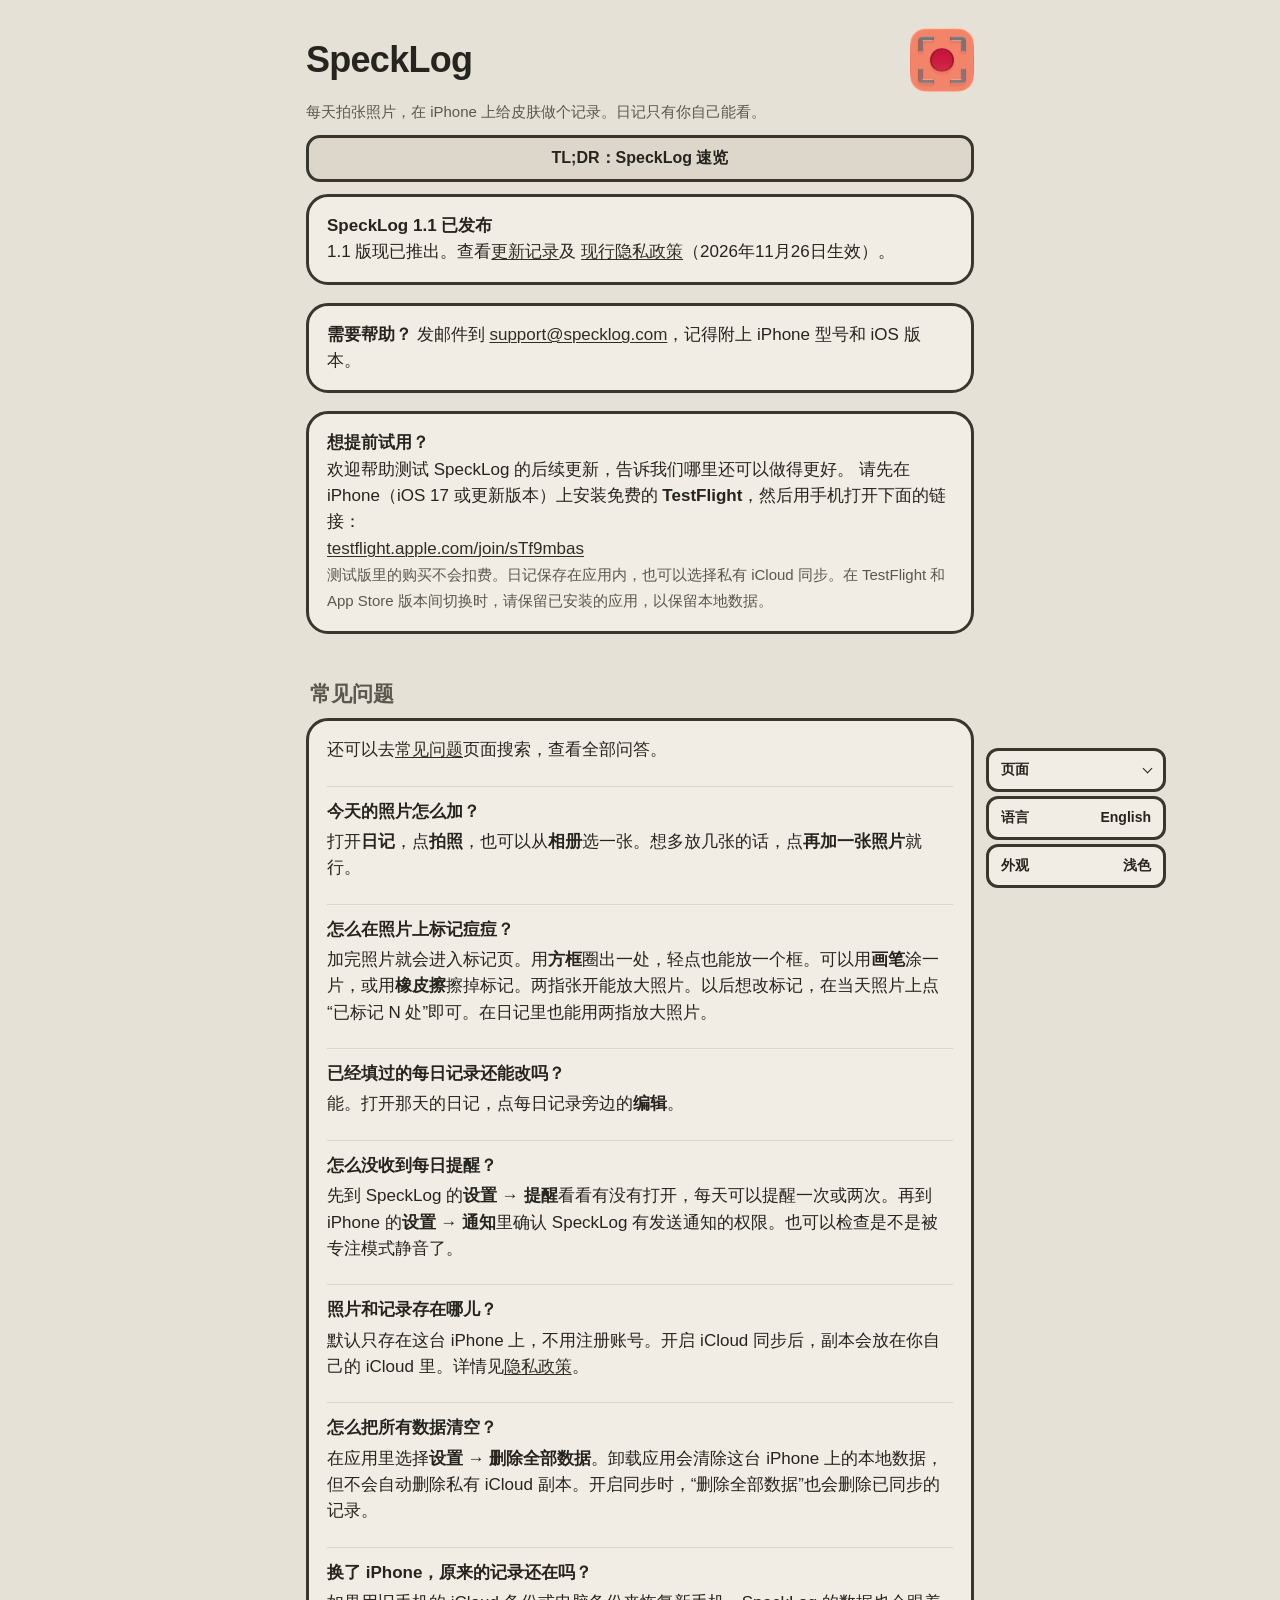
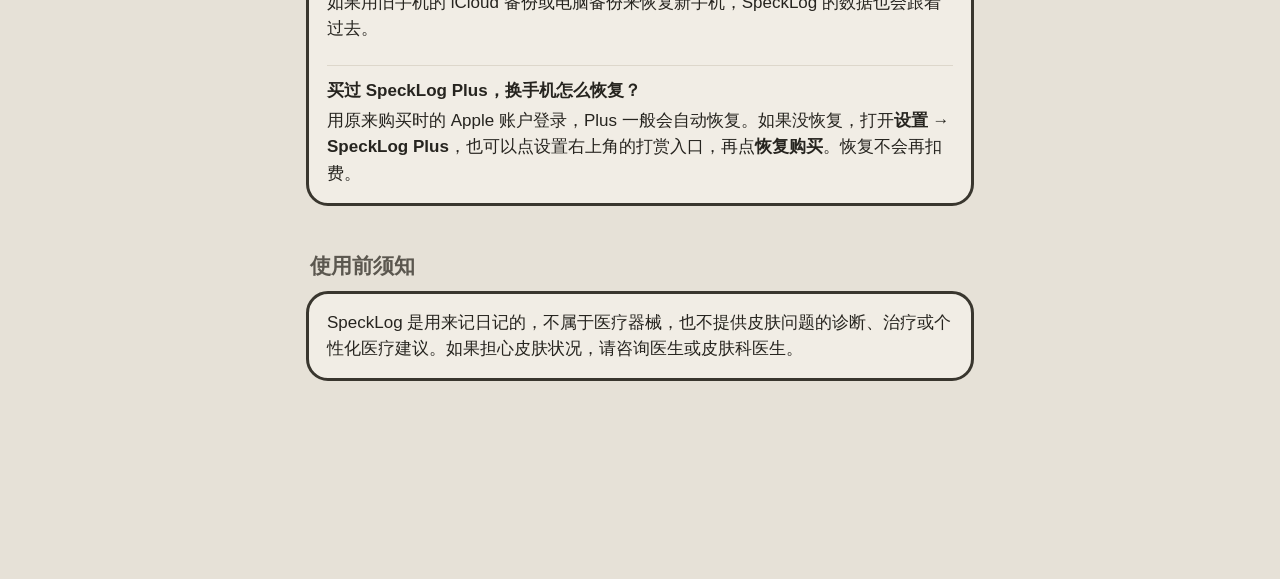
<file: support-zh.html>
<!doctype html>
<html lang="zh-Hans">
<head>
<meta charset="utf-8">
<meta name="viewport" content="width=device-width, initial-scale=1">
<title>SpeckLog 帮助与支持</title>
<link rel="alternate" hreflang="en" href="index.html">
<script>try{if(localStorage.getItem('specklog-mode')==='dark')document.documentElement.setAttribute('data-theme','dark')}catch(e){}</script>
<link rel="icon" type="image/png" sizes="32x32" href="favicon-32.png?v=1">
<link rel="icon" type="image/png" sizes="192x192" href="favicon-192.png?v=1">
<link rel="apple-touch-icon" href="apple-touch-icon.png?v=1">
<link rel="stylesheet" href="site.css?v=14">
</head>
<body>
<main>
  <h1>SpeckLog</h1>
  <p class="muted">每天拍张照片，在 iPhone 上给皮肤做个记录。日记只有你自己能看。</p>

  <p><a class="btn" href="tldr-zh.html">TL;DR：SpeckLog 速览</a></p>

  <div class="card contact">
    <strong>SpeckLog 1.1 已发布</strong>
    <p>1.1 版现已推出。查看<a href="updates-zh.html">更新记录</a>及
    <a href="privacy-zh.html">现行隐私政策</a>（2026年11月26日生效）。</p>
  </div>

  <div class="card contact">
    <strong>需要帮助？</strong> 发邮件到 <a href="mailto:support@specklog.com?subject=SpeckLog%20%E6%B1%82%E5%8A%A9&amp;body=%E4%BD%A0%E5%A5%BD%20Levi%EF%BC%8C%0A%0A%E6%88%91%E9%9C%80%E8%A6%81%E5%B8%AE%E5%8A%A9%E7%9A%84%E9%97%AE%E9%A2%98%EF%BC%9A%0A%0A%0A%E5%87%BA%E9%97%AE%E9%A2%98%E6%97%B6%E6%88%91%E5%9C%A8%E5%81%9A%E4%BB%80%E4%B9%88%EF%BC%88%E5%A6%82%E6%9E%9C%E6%98%AF%E6%95%85%E9%9A%9C%EF%BC%89%EF%BC%9A%0A%0A%0AiPhone%20%E5%9E%8B%E5%8F%B7%EF%BC%9A%0AiOS%20%E7%89%88%E6%9C%AC%EF%BC%9A%0ASpeckLog%20%E7%89%88%E6%9C%AC%EF%BC%88%E8%AE%BE%E7%BD%AE%20%E2%86%92%20%E5%B8%AE%E5%8A%A9%E4%B8%8E%E5%85%B3%E4%BA%8E%20%E2%86%92%20%E7%89%88%E6%9C%AC%EF%BC%89%EF%BC%9A%0A%0A%E8%B0%A2%E8%B0%A2%EF%BC%81">support@specklog.com</a>，记得附上 iPhone 型号和 iOS 版本。
  </div>

  <div class="card contact" id="try-specklog">
    <strong>想提前试用？</strong><br>
    欢迎帮助测试 SpeckLog 的后续更新，告诉我们哪里还可以做得更好。
    请先在 iPhone（iOS 17 或更新版本）上安装免费的 <strong>TestFlight</strong>，然后用手机打开下面的链接：<br>
    <a href="https://testflight.apple.com/join/sTf9mbas">testflight.apple.com/join/sTf9mbas</a><br>
    <span class="muted">测试版里的购买不会扣费。日记保存在应用内，也可以选择私有 iCloud 同步。在 TestFlight 和 App Store 版本间切换时，请保留已安装的应用，以保留本地数据。</span>
  </div>

  <h2>常见问题</h2>
  <div class="box">
    <p>还可以去<a href="faq-zh.html">常见问题</a>页面搜索，查看全部问答。</p>

    <h3>今天的照片怎么加？</h3>
    <p>打开<strong>日记</strong>，点<strong>拍照</strong>，也可以从<strong>相册</strong>选一张。想多放几张的话，点<strong>再加一张照片</strong>就行。</p>

    <h3>怎么在照片上标记痘痘？</h3>
    <p>加完照片就会进入标记页。用<strong>方框</strong>圈出一处，轻点也能放一个框。可以用<strong>画笔</strong>涂一片，或用<strong>橡皮擦</strong>擦掉标记。两指张开能放大照片。以后想改标记，在当天照片上点“已标记 N 处”即可。在日记里也能用两指放大照片。</p>

    <h3>已经填过的每日记录还能改吗？</h3>
    <p>能。打开那天的日记，点每日记录旁边的<strong>编辑</strong>。</p>

    <h3>怎么没收到每日提醒？</h3>
    <p>先到 SpeckLog 的<strong>设置 → 提醒</strong>看看有没有打开，每天可以提醒一次或两次。再到 iPhone 的<strong>设置 → 通知</strong>里确认 SpeckLog 有发送通知的权限。也可以检查是不是被专注模式静音了。</p>

    <h3>照片和记录存在哪儿？</h3>
    <p>默认只存在这台 iPhone 上，不用注册账号。开启 iCloud 同步后，副本会放在你自己的 iCloud 里。详情见<a href="privacy-zh.html">隐私政策</a>。</p>

    <h3>怎么把所有数据清空？</h3>
    <p>在应用里选择<strong>设置 → 删除全部数据</strong>。卸载应用会清除这台 iPhone 上的本地数据，但不会自动删除私有 iCloud 副本。开启同步时，“删除全部数据”也会删除已同步的记录。</p>

    <h3>换了 iPhone，原来的记录还在吗？</h3>
    <p>如果用旧手机的 iCloud 备份或电脑备份来恢复新手机，SpeckLog 的数据也会跟着过去。</p>

    <h3>买过 SpeckLog Plus，换手机怎么恢复？</h3>
    <p>用原来购买时的 Apple 账户登录，Plus 一般会自动恢复。如果没恢复，打开<strong>设置 → SpeckLog Plus</strong>，也可以点设置右上角的打赏入口，再点<strong>恢复购买</strong>。恢复不会再扣费。</p>
  </div>

  <h2>使用前须知</h2>
  <div class="box">
    <p>SpeckLog 是用来记日记的，不属于医疗器械，也不提供皮肤问题的诊断、治疗或个性化医疗建议。如果担心皮肤状况，请咨询医生或皮肤科医生。</p>
  </div>
</main>
<script src="site.js?v=12"></script>
</body>
</html>
</file>
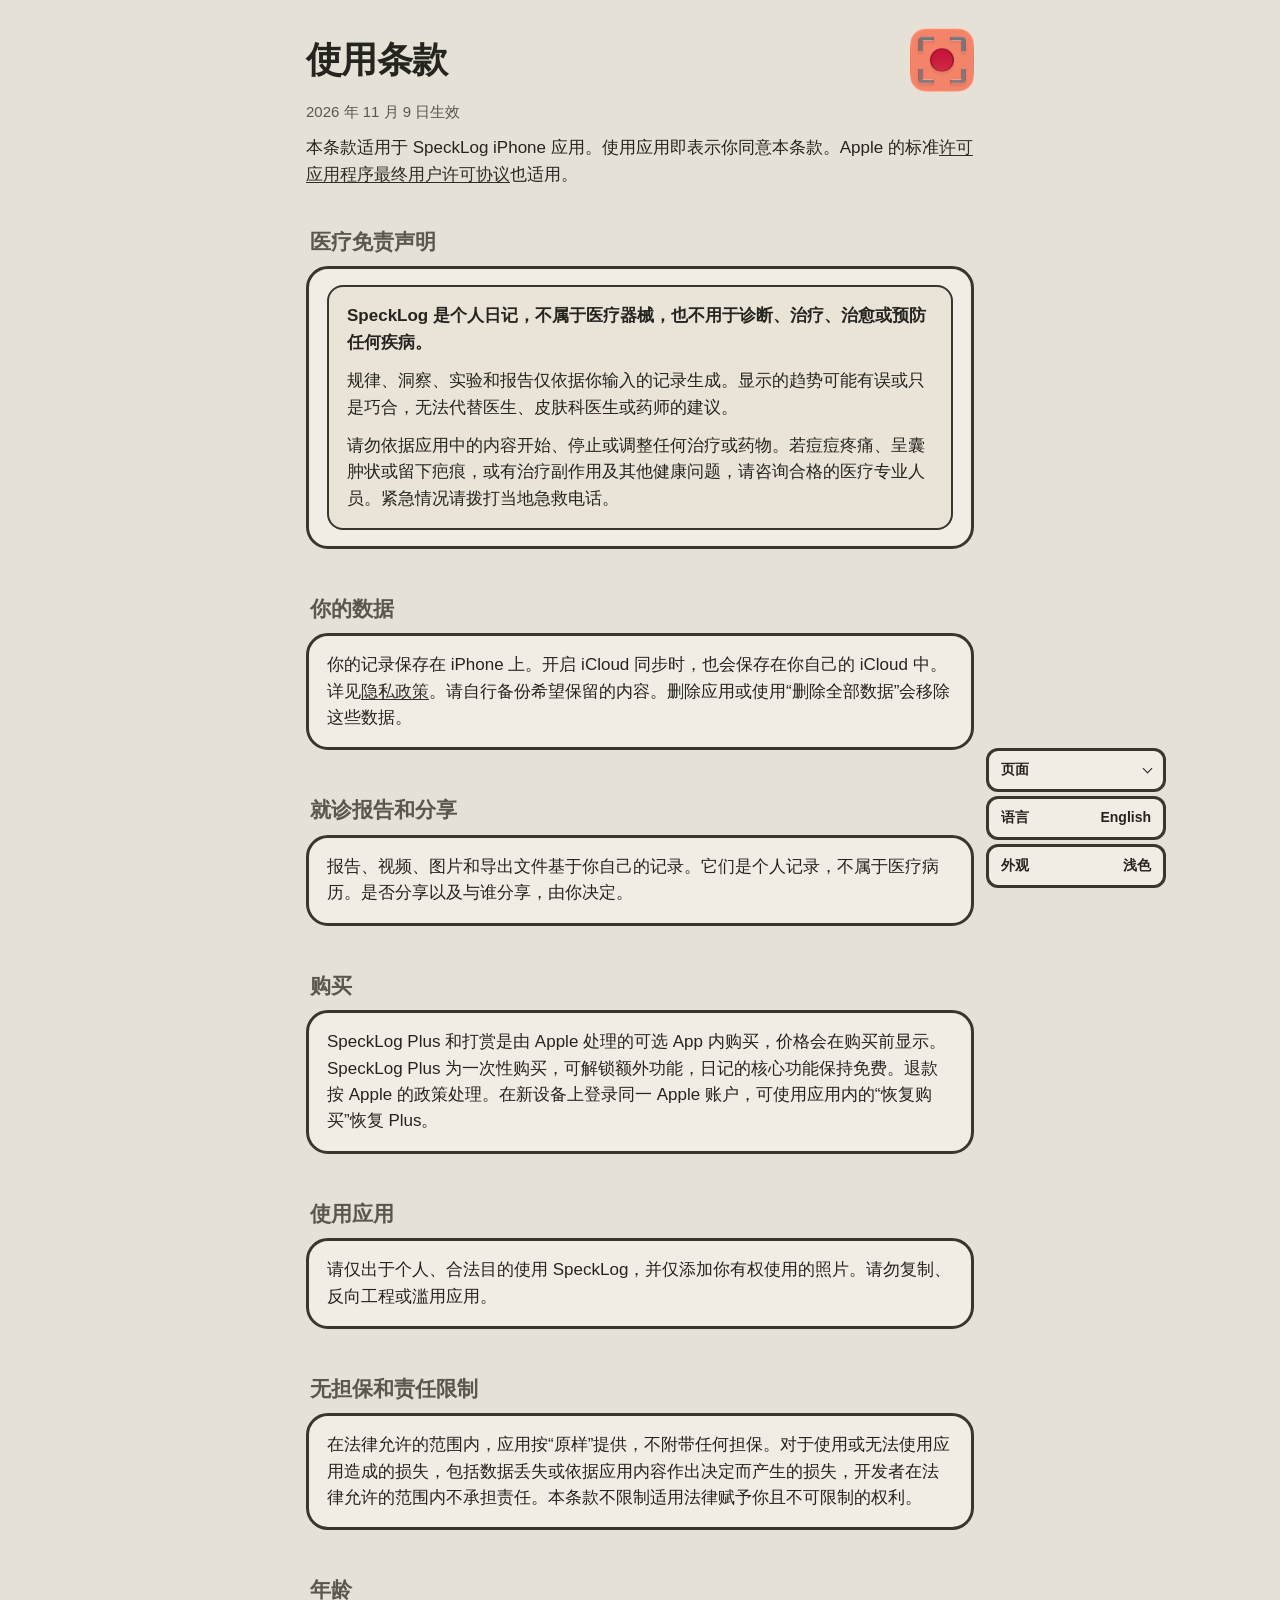
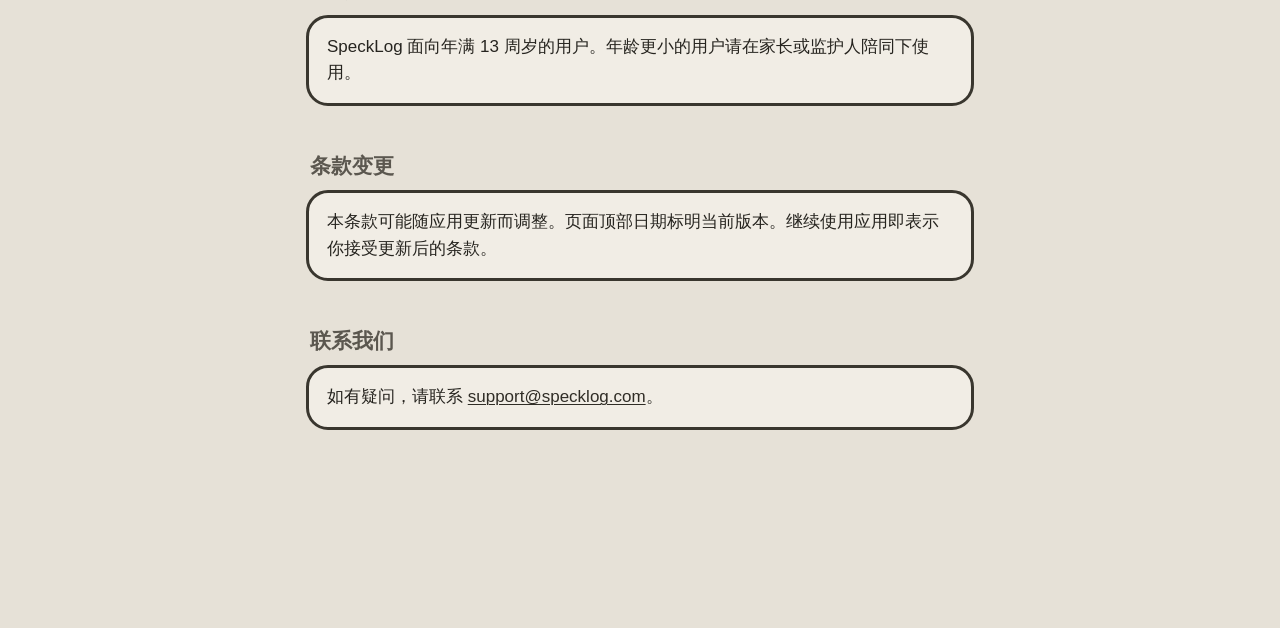
<file: terms-zh.html>
<!doctype html>
<html lang="zh-Hans">
<head>
<meta charset="utf-8">
<meta name="viewport" content="width=device-width, initial-scale=1">
<title>SpeckLog 使用条款</title>
<link rel="alternate" hreflang="en" href="terms.html">
<script>try{if(localStorage.getItem('specklog-mode')==='dark')document.documentElement.setAttribute('data-theme','dark')}catch(e){}</script>
<link rel="icon" type="image/png" sizes="32x32" href="favicon-32.png?v=1">
<link rel="icon" type="image/png" sizes="192x192" href="favicon-192.png?v=1">
<link rel="apple-touch-icon" href="apple-touch-icon.png?v=1">
<link rel="stylesheet" href="site.css?v=14">
</head>
<body>
<main>
  <h1>使用条款</h1>
  <p class="muted">2026 年 11 月 9 日生效</p>
  <p>本条款适用于 SpeckLog iPhone 应用。使用应用即表示你同意本条款。Apple 的标准<a href="https://www.apple.com/legal/internet-services/itunes/dev/stdeula/">许可应用程序最终用户许可协议</a>也适用。</p>

  <h2>医疗免责声明</h2>
  <div class="box"><div class="card contact">
    <p><strong>SpeckLog 是个人日记，不属于医疗器械，也不用于诊断、治疗、治愈或预防任何疾病。</strong></p>
    <p>规律、洞察、实验和报告仅依据你输入的记录生成。显示的趋势可能有误或只是巧合，无法代替医生、皮肤科医生或药师的建议。</p>
    <p>请勿依据应用中的内容开始、停止或调整任何治疗或药物。若痘痘疼痛、呈囊肿状或留下疤痕，或有治疗副作用及其他健康问题，请咨询合格的医疗专业人员。紧急情况请拨打当地急救电话。</p>
  </div></div>

  <h2>你的数据</h2>
  <div class="box"><p>你的记录保存在 iPhone 上。开启 iCloud 同步时，也会保存在你自己的 iCloud 中。详见<a href="privacy-zh.html">隐私政策</a>。请自行备份希望保留的内容。删除应用或使用“删除全部数据”会移除这些数据。</p></div>

  <h2>就诊报告和分享</h2>
  <div class="box"><p>报告、视频、图片和导出文件基于你自己的记录。它们是个人记录，不属于医疗病历。是否分享以及与谁分享，由你决定。</p></div>

  <h2>购买</h2>
  <div class="box"><p>SpeckLog Plus 和打赏是由 Apple 处理的可选 App 内购买，价格会在购买前显示。SpeckLog Plus 为一次性购买，可解锁额外功能，日记的核心功能保持免费。退款按 Apple 的政策处理。在新设备上登录同一 Apple 账户，可使用应用内的“恢复购买”恢复 Plus。</p></div>

  <h2>使用应用</h2>
  <div class="box"><p>请仅出于个人、合法目的使用 SpeckLog，并仅添加你有权使用的照片。请勿复制、反向工程或滥用应用。</p></div>

  <h2>无担保和责任限制</h2>
  <div class="box"><p>在法律允许的范围内，应用按“原样”提供，不附带任何担保。对于使用或无法使用应用造成的损失，包括数据丢失或依据应用内容作出决定而产生的损失，开发者在法律允许的范围内不承担责任。本条款不限制适用法律赋予你且不可限制的权利。</p></div>

  <h2>年龄</h2>
  <div class="box"><p>SpeckLog 面向年满 13 周岁的用户。年龄更小的用户请在家长或监护人陪同下使用。</p></div>

  <h2>条款变更</h2>
  <div class="box"><p>本条款可能随应用更新而调整。页面顶部日期标明当前版本。继续使用应用即表示你接受更新后的条款。</p></div>

  <h2>联系我们</h2>
  <div class="box"><p>如有疑问，请联系 <a href="mailto:support@specklog.com?subject=SpeckLog%20%E4%BD%BF%E7%94%A8%E6%9D%A1%E6%AC%BE%E9%97%AE%E9%A2%98&amp;body=%E4%BD%A0%E5%A5%BD%20Levi%EF%BC%8C%0A%0A%E6%88%91%E5%AF%B9%E4%BD%BF%E7%94%A8%E6%9D%A1%E6%AC%BE%E7%9A%84%E7%96%91%E9%97%AE%EF%BC%9A%0A%0A%0A%E8%B0%A2%E8%B0%A2%EF%BC%81">support@specklog.com</a>。</p></div>
</main>
<script src="site.js?v=12"></script>
</body>
</html>
</file>
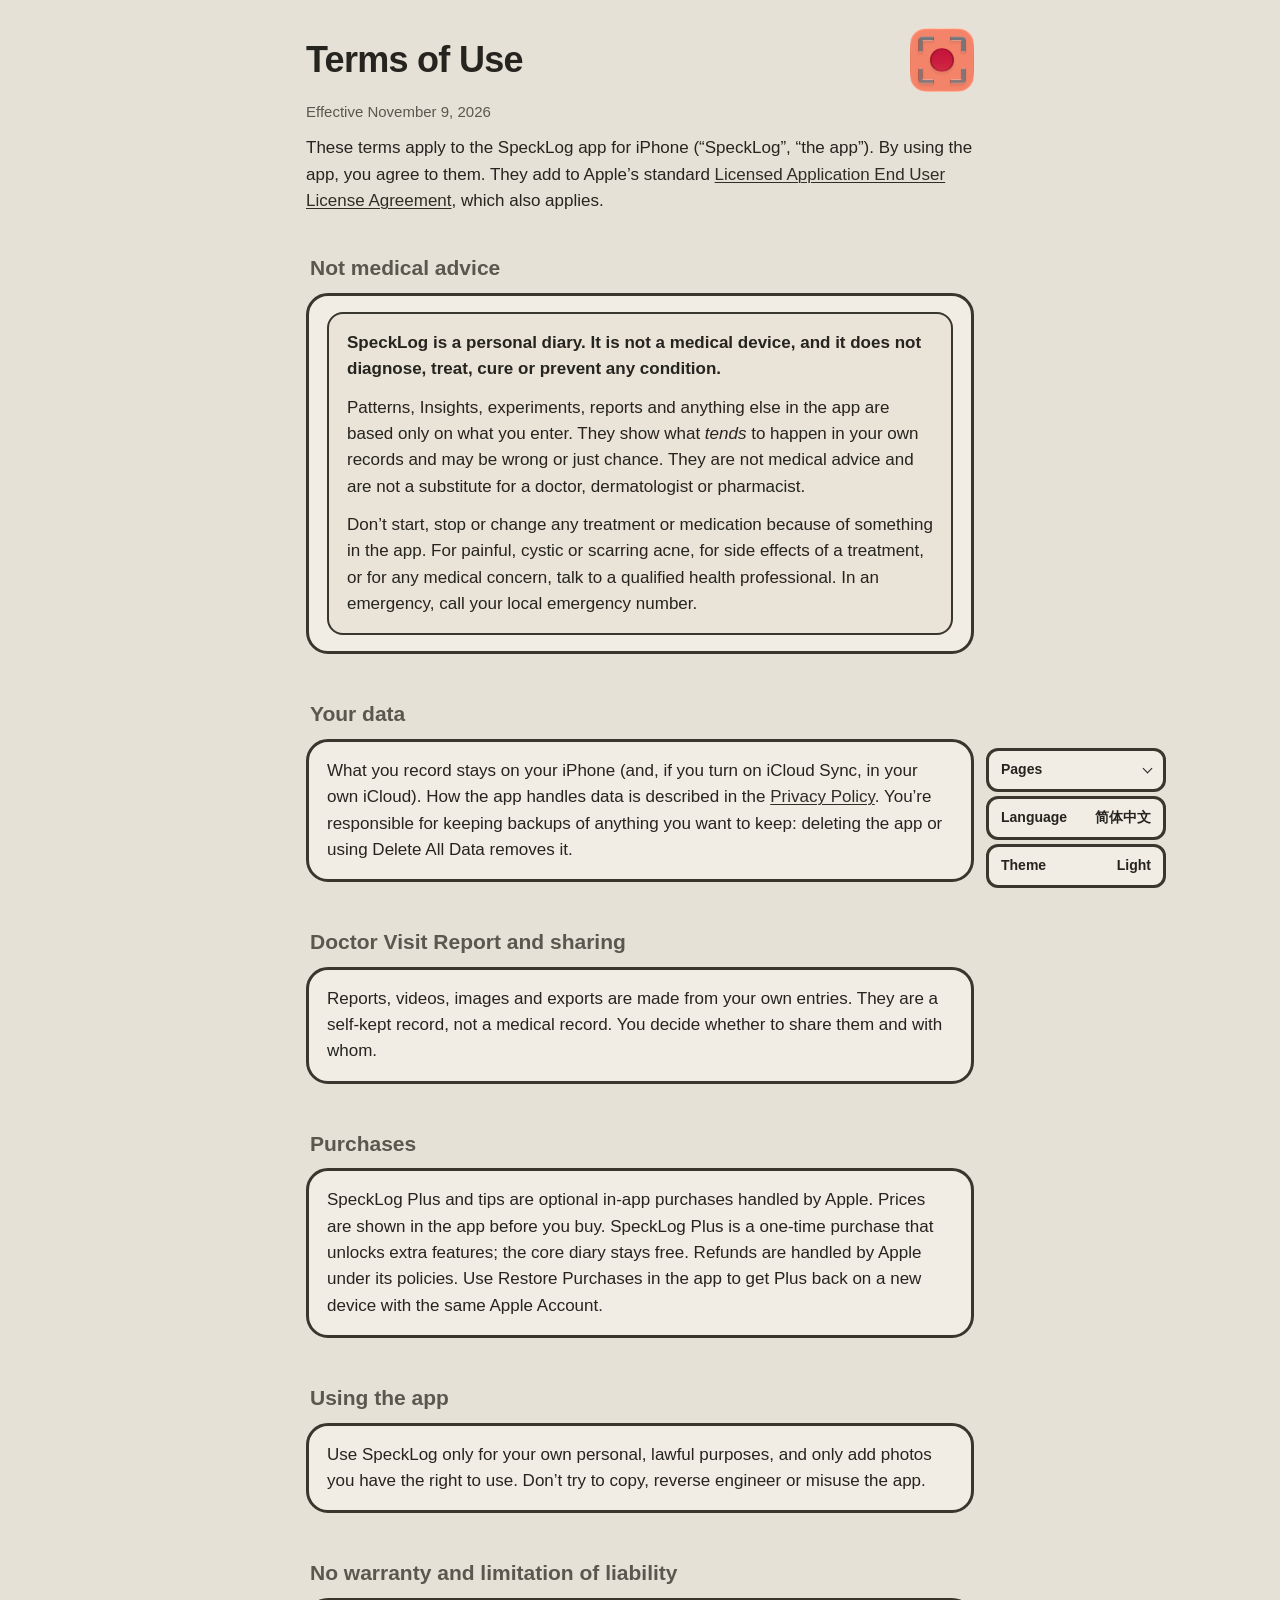
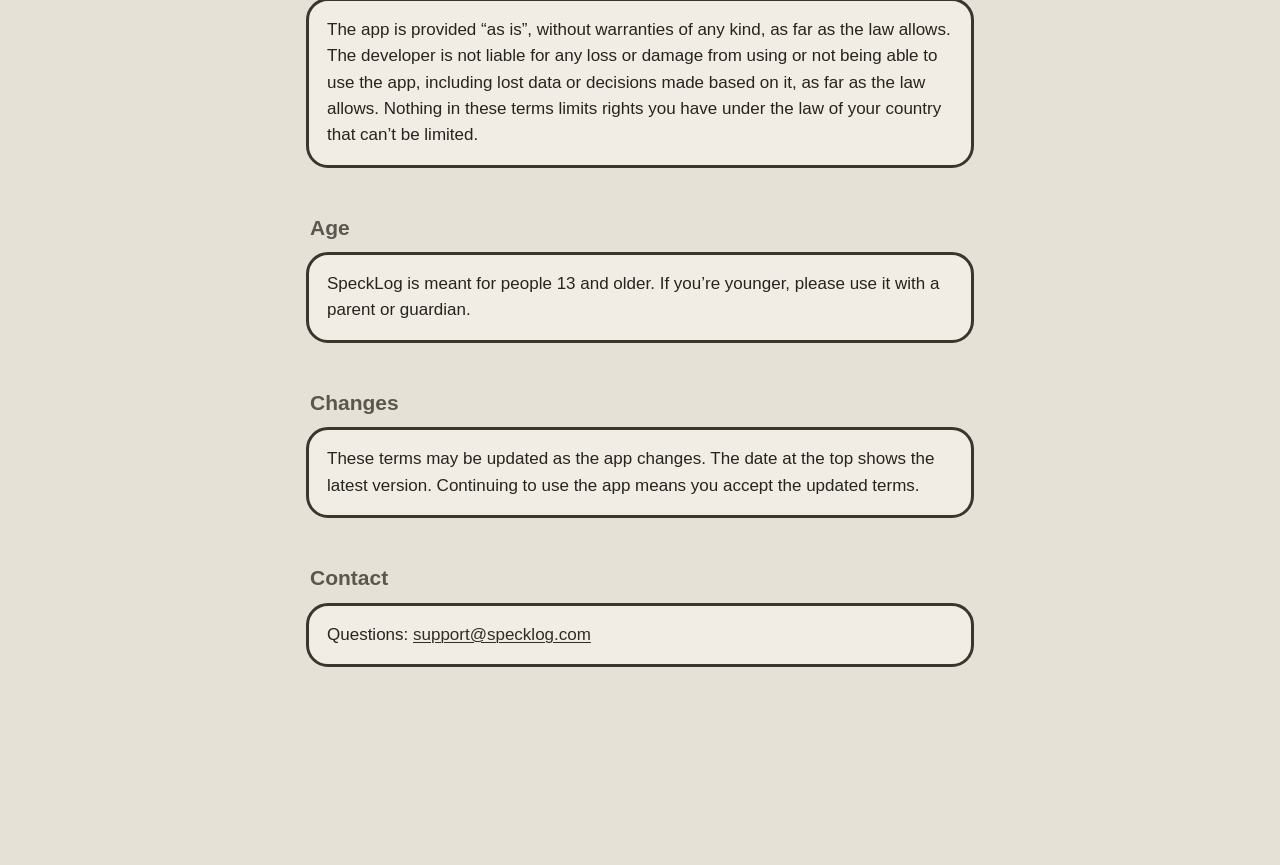
<file: terms.html>
<!doctype html>
<html lang="en">
<head>
<meta charset="utf-8">
<meta name="viewport" content="width=device-width, initial-scale=1">
<title>SpeckLog Terms of Use</title>
<link rel="alternate" hreflang="zh-Hans" href="terms-zh.html">
<script>try{if(localStorage.getItem('specklog-mode')==='dark')document.documentElement.setAttribute('data-theme','dark')}catch(e){}</script>
<link rel="icon" type="image/png" sizes="32x32" href="favicon-32.png?v=1">
<link rel="icon" type="image/png" sizes="192x192" href="favicon-192.png?v=1">
<link rel="apple-touch-icon" href="apple-touch-icon.png?v=1">
<link rel="stylesheet" href="site.css?v=14">
</head>
<body>
<main>
  <h1>Terms of Use</h1>
  <p class="muted">Effective November 9, 2026</p>

  <p>These terms apply to the SpeckLog app for iPhone (“SpeckLog”, “the app”). By using the app, you agree to them.
  They add to Apple’s standard <a href="https://www.apple.com/legal/internet-services/itunes/dev/stdeula/">Licensed Application End User License Agreement</a>, which also applies.</p>

  <h2>Not medical advice</h2>
  <div class="box">
  <div class="card contact">
    <p><strong>SpeckLog is a personal diary. It is not a medical device, and it does not diagnose, treat, cure or prevent any condition.</strong></p>
    <p>Patterns, Insights, experiments, reports and anything else in the app are based only on what you enter. They show what <em>tends</em> to happen in your own records and may be wrong or just chance. They are not medical advice and are not a substitute for a doctor, dermatologist or pharmacist.</p>
    <p>Don’t start, stop or change any treatment or medication because of something in the app. For painful, cystic or scarring acne, for side effects of a treatment, or for any medical concern, talk to a qualified health professional. In an emergency, call your local emergency number.</p>
  </div>
  </div>

  <h2>Your data</h2>
  <div class="box">
  <p>What you record stays on your iPhone (and, if you turn on iCloud Sync, in your own iCloud). How the app handles data is described in the <a href="privacy.html">Privacy Policy</a>. You’re responsible for keeping backups of anything you want to keep: deleting the app or using Delete All Data removes it.</p>
  </div>

  <h2>Doctor Visit Report and sharing</h2>
  <div class="box">
  <p>Reports, videos, images and exports are made from your own entries. They are a self-kept record, not a medical record. You decide whether to share them and with whom.</p>
  </div>

  <h2>Purchases</h2>
  <div class="box">
  <p>SpeckLog Plus and tips are optional in-app purchases handled by Apple. Prices are shown in the app before you buy. SpeckLog Plus is a one-time purchase that unlocks extra features; the core diary stays free. Refunds are handled by Apple under its policies. Use Restore Purchases in the app to get Plus back on a new device with the same Apple Account.</p>
  </div>

  <h2>Using the app</h2>
  <div class="box">
  <p>Use SpeckLog only for your own personal, lawful purposes, and only add photos you have the right to use. Don’t try to copy, reverse engineer or misuse the app.</p>
  </div>

  <h2>No warranty and limitation of liability</h2>
  <div class="box">
  <p>The app is provided “as is”, without warranties of any kind, as far as the law allows. The developer is not liable for any loss or damage from using or not being able to use the app, including lost data or decisions made based on it, as far as the law allows. Nothing in these terms limits rights you have under the law of your country that can’t be limited.</p>
  </div>

  <h2>Age</h2>
  <div class="box">
  <p>SpeckLog is meant for people 13 and older. If you’re younger, please use it with a parent or guardian.</p>
  </div>

  <h2>Changes</h2>
  <div class="box">
  <p>These terms may be updated as the app changes. The date at the top shows the latest version. Continuing to use the app means you accept the updated terms.</p>
  </div>

  <h2>Contact</h2>
  <div class="box">
  <p>Questions: <a href="mailto:support@specklog.com?subject=SpeckLog%20terms%20question&amp;body=Hi%20Levi%2C%0A%0AMy%20question%20about%20the%20terms%20of%20use%3A%0A%0A%0AThanks%21">support@specklog.com</a></p>
  </div>

</main>
<script src="site.js?v=12"></script>
</body>
</html>
</file>
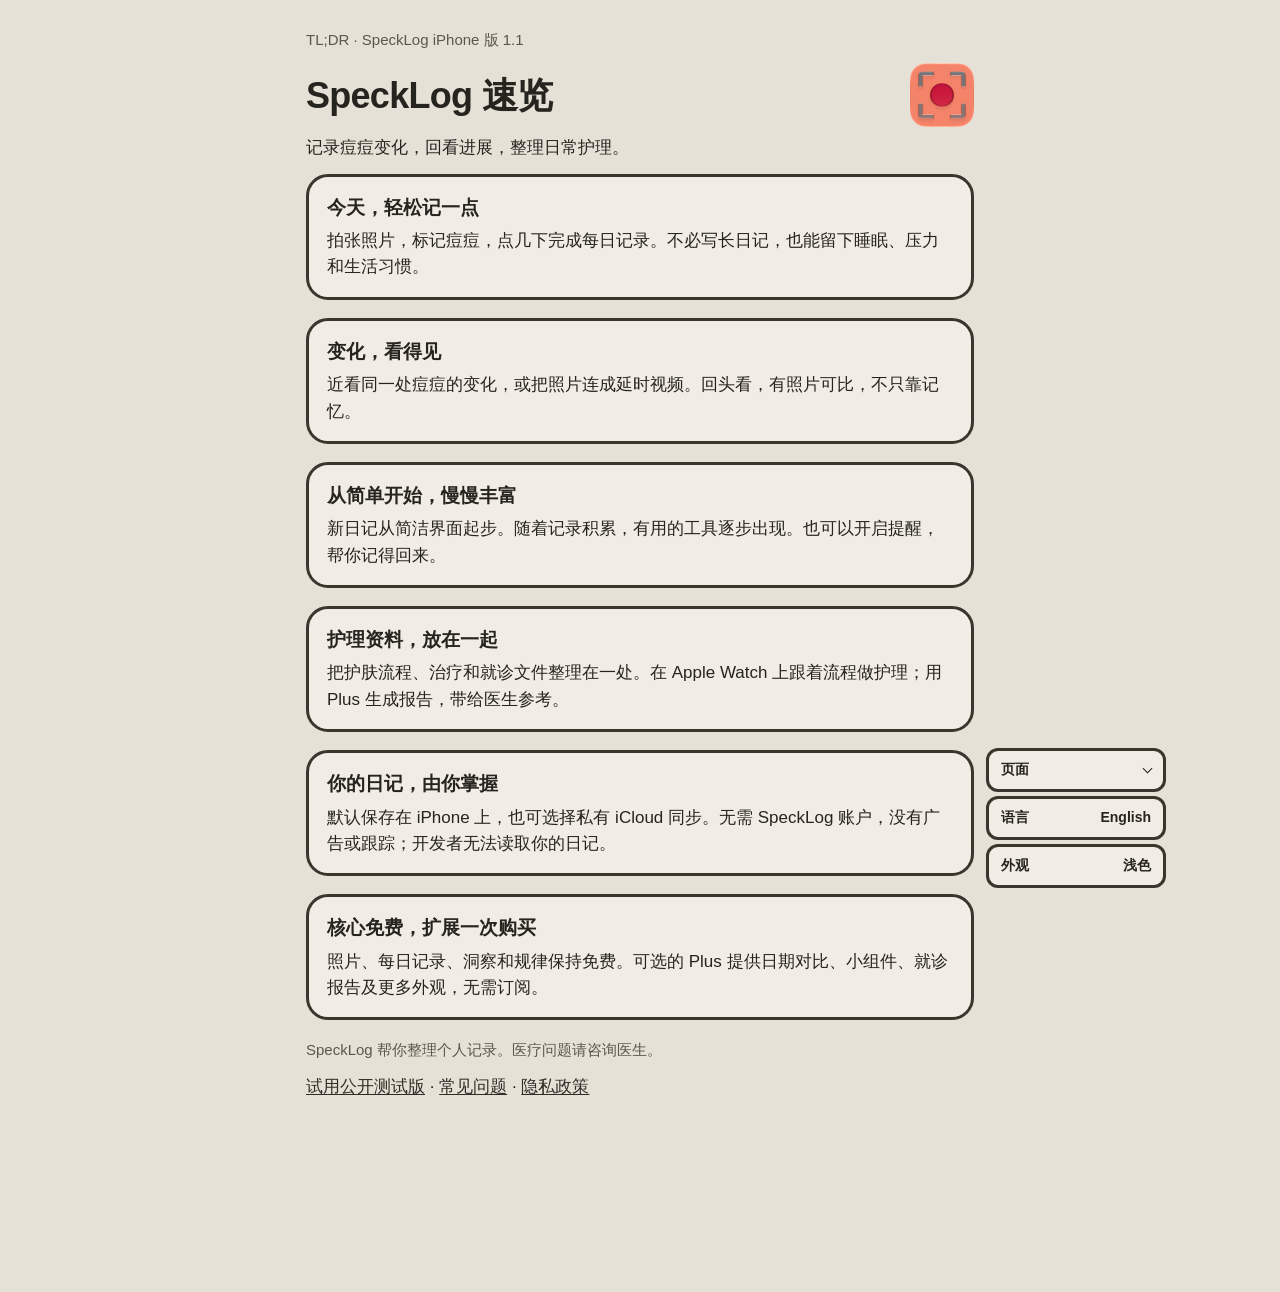
<file: tldr-zh.html>
<!doctype html>
<html lang="zh-Hans">
<head>
<meta charset="utf-8">
<meta name="viewport" content="width=device-width, initial-scale=1">
<title>SpeckLog 速览 · TL;DR</title>
<link rel="alternate" hreflang="en" href="tldr.html">
<script>try{if(localStorage.getItem('specklog-mode')==='dark')document.documentElement.setAttribute('data-theme','dark')}catch(e){}</script>
<link rel="icon" type="image/png" sizes="32x32" href="favicon-32.png?v=1">
<link rel="icon" type="image/png" sizes="192x192" href="favicon-192.png?v=1">
<link rel="apple-touch-icon" href="apple-touch-icon.png?v=1">
<link rel="stylesheet" href="site.css?v=14">
</head>
<body>
<main class="glance">
  <p class="muted">TL;DR · SpeckLog iPhone 版 1.1</p>
  <h1>SpeckLog 速览</h1>
  <p>记录痘痘变化，回看进展，整理日常护理。</p>

  <div class="box">
    <h2>今天，轻松记一点</h2>
    <p>拍张照片，标记痘痘，点几下完成每日记录。不必写长日记，也能留下睡眠、压力和生活习惯。</p>
  </div>
  <div class="box">
    <h2>变化，看得见</h2>
    <p>近看同一处痘痘的变化，或把照片连成延时视频。回头看，有照片可比，不只靠记忆。</p>
  </div>
  <div class="box">
    <h2>从简单开始，慢慢丰富</h2>
    <p>新日记从简洁界面起步。随着记录积累，有用的工具逐步出现。也可以开启提醒，帮你记得回来。</p>
  </div>
  <div class="box">
    <h2>护理资料，放在一起</h2>
    <p>把护肤流程、治疗和就诊文件整理在一处。在 Apple Watch 上跟着流程做护理；用 Plus 生成报告，带给医生参考。</p>
  </div>
  <div class="box">
    <h2>你的日记，由你掌握</h2>
    <p>默认保存在 iPhone 上，也可选择私有 iCloud 同步。无需 SpeckLog 账户，没有广告或跟踪；开发者无法读取你的日记。</p>
  </div>
  <div class="box">
    <h2>核心免费，扩展一次购买</h2>
    <p>照片、每日记录、洞察和规律保持免费。可选的 Plus 提供日期对比、小组件、就诊报告及更多外观，无需订阅。</p>
  </div>

  <p class="muted">SpeckLog 帮你整理个人记录。医疗问题请咨询医生。</p>
  <p><a href="support-zh.html#try-specklog">试用公开测试版</a> · <a href="faq-zh.html">常见问题</a> · <a href="privacy-zh.html">隐私政策</a></p>
</main>
<script src="site.js?v=12"></script>
</body>
</html>
</file>
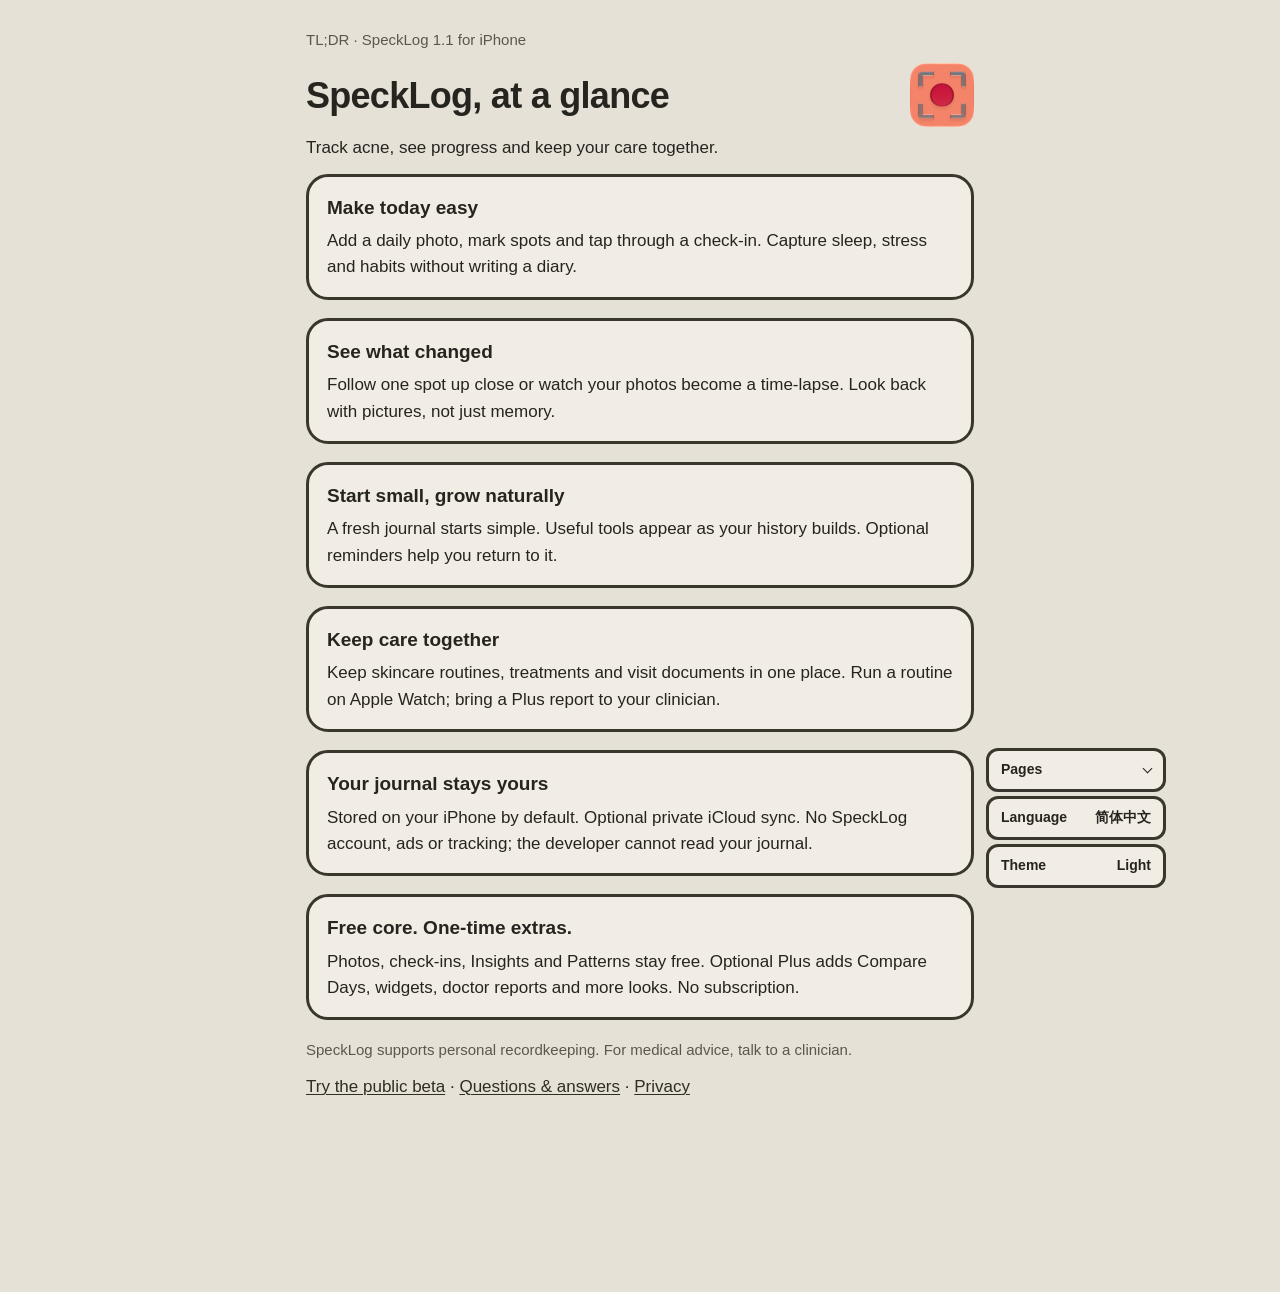
<file: tldr.html>
<!doctype html>
<html lang="en">
<head>
<meta charset="utf-8">
<meta name="viewport" content="width=device-width, initial-scale=1">
<title>SpeckLog, at a glance · TL;DR</title>
<link rel="alternate" hreflang="zh-Hans" href="tldr-zh.html">
<script>try{if(localStorage.getItem('specklog-mode')==='dark')document.documentElement.setAttribute('data-theme','dark')}catch(e){}</script>
<link rel="icon" type="image/png" sizes="32x32" href="favicon-32.png?v=1">
<link rel="icon" type="image/png" sizes="192x192" href="favicon-192.png?v=1">
<link rel="apple-touch-icon" href="apple-touch-icon.png?v=1">
<link rel="stylesheet" href="site.css?v=14">
</head>
<body>
<main class="glance">
  <p class="muted">TL;DR · SpeckLog 1.1 for iPhone</p>
  <h1>SpeckLog, at a glance</h1>
  <p>Track acne, see progress and keep your care together.</p>

  <div class="box">
    <h2>Make today easy</h2>
    <p>Add a daily photo, mark spots and tap through a check-in. Capture sleep, stress and habits without writing a diary.</p>
  </div>
  <div class="box">
    <h2>See what changed</h2>
    <p>Follow one spot up close or watch your photos become a time-lapse. Look back with pictures, not just memory.</p>
  </div>
  <div class="box">
    <h2>Start small, grow naturally</h2>
    <p>A fresh journal starts simple. Useful tools appear as your history builds. Optional reminders help you return to it.</p>
  </div>
  <div class="box">
    <h2>Keep care together</h2>
    <p>Keep skincare routines, treatments and visit documents in one place. Run a routine on Apple Watch; bring a Plus report to your clinician.</p>
  </div>
  <div class="box">
    <h2>Your journal stays yours</h2>
    <p>Stored on your iPhone by default. Optional private iCloud sync. No SpeckLog account, ads or tracking; the developer cannot read your journal.</p>
  </div>
  <div class="box">
    <h2>Free core. One-time extras.</h2>
    <p>Photos, check-ins, Insights and Patterns stay free. Optional Plus adds Compare Days, widgets, doctor reports and more looks. No subscription.</p>
  </div>

  <p class="muted">SpeckLog supports personal recordkeeping. For medical advice, talk to a clinician.</p>
  <p><a href="index.html#try-specklog">Try the public beta</a> · <a href="faq.html">Questions &amp; answers</a> · <a href="privacy.html">Privacy</a></p>
</main>
<script src="site.js?v=12"></script>
</body>
</html>
</file>
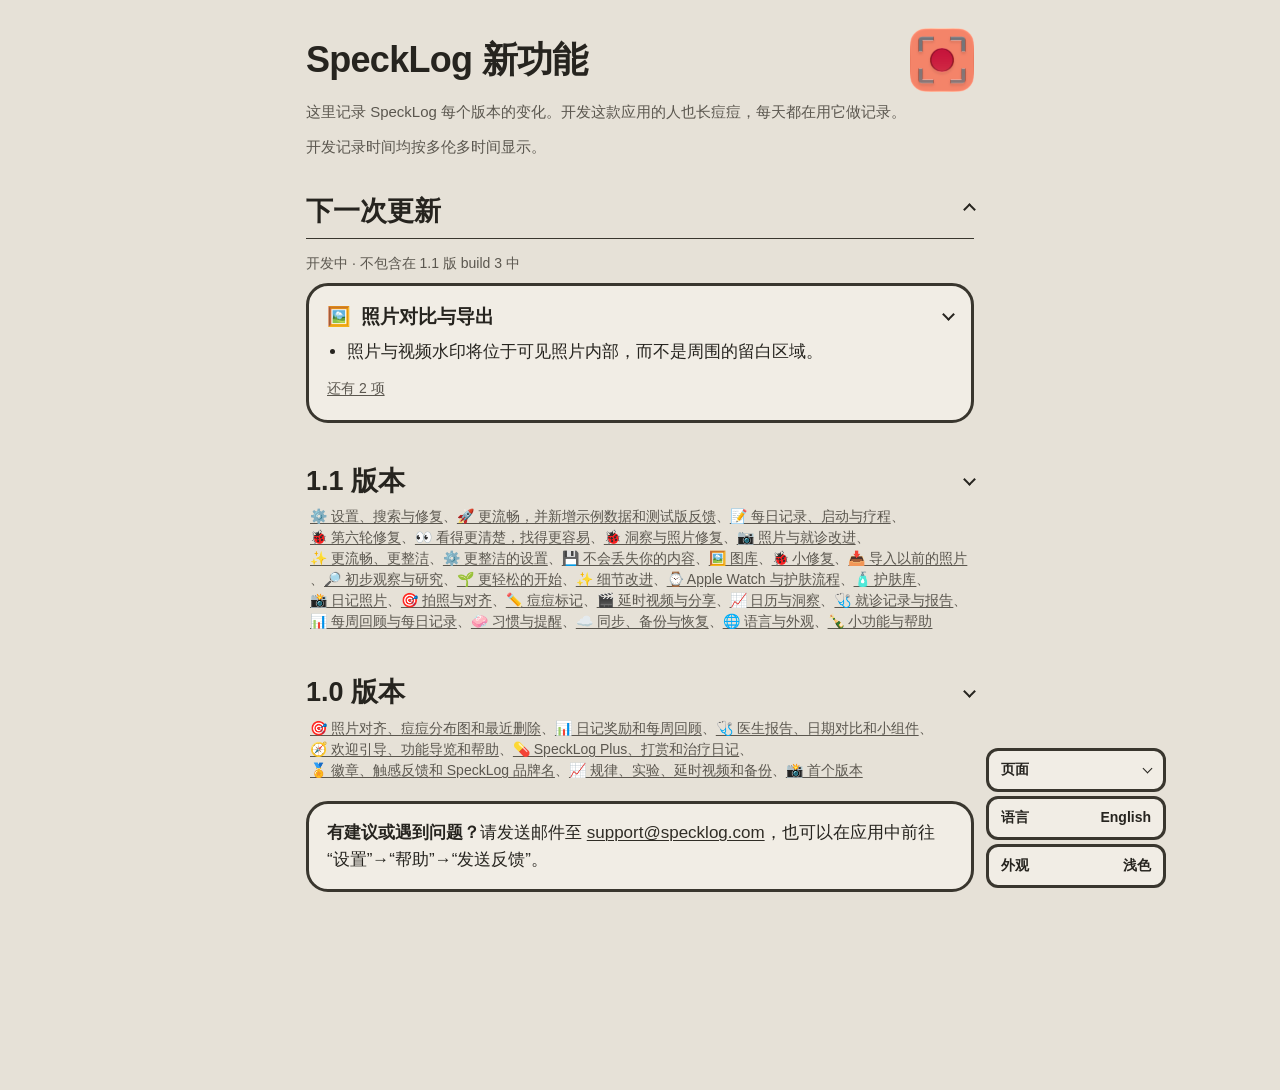
<file: updates-zh.html>
<!doctype html>
<html lang="zh-Hans">
<head>
<meta charset="utf-8">
<meta name="viewport" content="width=device-width, initial-scale=1">
<title>SpeckLog 更新日志</title>
<link rel="alternate" hreflang="en" href="updates.html">
<script>try{if(localStorage.getItem('specklog-mode')==='dark')document.documentElement.setAttribute('data-theme','dark')}catch(e){}</script>
<link rel="icon" type="image/png" sizes="32x32" href="favicon-32.png?v=1">
<link rel="icon" type="image/png" sizes="192x192" href="favicon-192.png?v=1">
<link rel="apple-touch-icon" href="apple-touch-icon.png?v=1">
<link rel="stylesheet" href="site.css?v=14">
</head>
<body>
<main>
  <h1>SpeckLog 新功能</h1>
  <p class="muted">这里记录 SpeckLog 每个版本的变化。开发这款应用的人也长痘痘，每天都在用它做记录。</p>
  <p class="muted">开发记录时间均按多伦多时间显示。</p>
  <section class="release" aria-labelledby="version-next">
    <h2 class="release-heading" id="version-next">下一次更新</h2>
    <hr class="release-rule">
    <p class="date">开发中 · 不包含在 1.1 版 build 3 中</p>
    <section class="entry" id="g-next-photo-tools">
      <h3><span class="feature-emoji" aria-hidden="true">🖼️</span> 照片对比与导出</h3>
      <ul>
        <li>照片与视频水印将位于可见照片内部，而不是周围的留白区域。</li>
        <li>日期对比新增简单模式：前后浏览日记中的所有照片，或轻点日期打开图库。在清晰的照片边框内拖动和缩放，并批量保存本次调整。叠加模式保留参照照片与待对齐照片的交换功能。</li>
        <li>高级日期对比可在完整照片历史中追踪已标记的痘痘。图库优先显示当前或已选照片；其他痘痘追踪入口保留原有日期范围。</li>
      </ul>
    </section>
  </section>
  <section class="release" aria-labelledby="version-1-1">
    <h2 class="release-heading" id="version-1-1">1.1 版本</h2>
    <hr class="release-rule">
    <p class="date">2026年11月26日发布</p>
    <section class="entry" id="g-1119-settings-search-and-fixes">
      <h3><span class="feature-emoji" aria-hidden="true">⚙️</span> 设置、搜索与修复</h3>
      <ul>
        <li>设置顶部新增“最近 | 收藏”面板：最近改过的设置，以及你加星的设置（长按某项设置）。 <time class="feature-date" datetime="2026-11-19T04:15:29-05:00">11月19日 · 04:15</time></li>
        <li>在主屏幕搜索“acne”：“写痘痘每日记录”和“拍痘痘照片”可直接打开 SpeckLog（也支持 Siri 和快捷指令）。 <time class="feature-date" datetime="2026-11-19T04:13:45-05:00">11月19日 · 04:13</time></li>
        <li>对比日期：设为参照的照片保持不动，即使它是较新的那张。 <time class="feature-date" datetime="2026-11-19T04:06:49-05:00">11月19日 · 04:06</time></li>
        <li>表单页面（如就诊报告）中的描边不再在圆角处被截断，行间分隔线也更细。 <time class="feature-date" datetime="2026-11-19T04:11:19-05:00">11月19日 · 04:11</time></li>
        <li>完美一周的彩纸现在会等开屏画面消失后再出现。 <time class="feature-date" datetime="2026-11-19T04:11:55-05:00">11月19日 · 04:11</time></li>
        <li>周日的“你的一周”卡片可以折叠，并会记住。 <time class="feature-date" datetime="2026-11-19T04:12:30-05:00">11月19日 · 04:12</time></li>
        <li>相机的虚影照片改为在图库选择器中挑选。 <time class="feature-date" datetime="2026-11-19T04:13:59-05:00">11月19日 · 04:13</time></li>
        <li>开启枕套照片后，每天仍可勾选枕套“完成”。 <time class="feature-date" datetime="2026-11-19T04:16:06-05:00">11月19日 · 04:16</time></li>
        <li><strong>试用示例数据</strong>现在有约六个月的记录，规律、洞察和实验都能看到真实的趋势；还包括所有类型的数据：疗程附件、保险、就诊记录和文件、护肤步骤、目标等。 <time class="feature-date" datetime="2026-11-20T23:03:23-05:00">11月20日 · 23:03</time></li>
        <li>示例数据不再计入累计记录满 30 天后的 Plus 优惠资格。 <time class="feature-date" datetime="2026-11-26T00:38:55-05:00">11月26日 · 00:38</time></li>
        <li>Plus 页面现在会显示距离累计记录满 30 天优惠还需记录多少天，天数以粗体显示。 <time class="feature-date" datetime="2026-11-26T00:42:25-05:00">11月26日 · 00:42</time></li>
      </ul>
    </section>
    <section class="entry" id="g-1119-smoother-plus-sample-data-and-beta-feedback">
      <h3><span class="feature-emoji" aria-hidden="true">🚀</span> 更流畅，并新增示例数据和测试版反馈</h3>
      <ul>
        <li>产品照片较多时，“今日护肤”滑动依然流畅；置顶产品排在最前，其余按最近使用排序。 <time class="feature-date" datetime="2026-11-19T04:09:38-05:00">11月19日 · 04:09</time></li>
        <li>记录很久后，洞察的“总计”图表不会再让应用退出；图表在后台加载，并显示“加载中…”。 <time class="feature-date" datetime="2026-11-19T04:15:20-05:00">11月19日 · 04:15</time></li>
        <li>日记、日历和图库的滚动与滑动更流畅。 <time class="feature-date" datetime="2026-11-19T04:20:32-05:00">11月19日 · 04:20</time></li>
        <li>可在欢迎页或设置中单独的“示例数据”部分用示例数据试用 SpeckLog，示例数据与你的数据分开存放，点一下即可移除。 <time class="feature-date" datetime="2026-11-19T04:26:28-05:00">11月19日 · 04:26</time></li>
        <li>“发送反馈”现在会附上 App 版本、iPhone 机型、iOS 版本和语言，还可以附上截图。 <time class="feature-date" datetime="2026-11-19T04:12:27-05:00">11月19日 · 04:12</time></li>
      </ul>
    </section>
    <section class="entry" id="g-1114-check-in-launch-and-treatments">
      <h3><span class="feature-emoji" aria-hidden="true">📝</span> 每日记录、启动与疗程</h3>
      <ul>
        <li>护肤产品现在可横向滑动；下滑关闭每日记录会自动保存；多行键盘新增“完成”；冷启动不再闪烁，也不会每次返回应用都重播。 <time class="feature-date" datetime="2026-11-14T14:44:18-05:00">11月14日 · 14:44</time></li>
        <li>医生文件会保留已选照片或 PDF，直到选择类别或取消。疗程现在支持附件、保险与治疗提示，以及多份私人保险保单。 <time class="feature-date" datetime="2026-11-14T14:35:48-05:00">11月14日 · 14:35</time></li>
        <li>延时视频的单点选择不再退出；预览滑动会显示相邻画面；14 天痘痘变化可导出带日期的视频，Plus 可控制水印。 <time class="feature-date" datetime="2026-11-14T14:46:19-05:00">11月14日 · 14:46</time></li>
      </ul>
    </section>
    <section class="entry" id="g-1113-round-6-fixes">
      <h3><span class="feature-emoji" aria-hidden="true">🐞</span> 第六轮修复</h3>
      <ul>
        <li>所有需要选照片的地方都使用同一个相册式选择器，支持筛选、日期范围和显示/隐藏贴纸。 <time class="feature-date" datetime="2026-11-13T14:18:08-05:00">11月13日 · 14:18</time></li>
        <li>相册大图一次只滑动一张，并直接提供删除、导出、贴纸和痘痘追踪。 <time class="feature-date" datetime="2026-11-13T14:20:46-05:00">11月13日 · 14:20</time></li>
        <li>“前后对比”分享可以任选两张照片。 <time class="feature-date" datetime="2026-11-13T14:19:11-05:00">11月13日 · 14:19</time></li>
        <li>日期对比在丢弃未保存的位置前会先询问；追踪痘痘会查找所有已选照片上的标记。 <time class="feature-date" datetime="2026-11-13T14:18:08-05:00">11月13日 · 14:18</time></li>
        <li>洞察：数据很多时“年”和“全部”不再退出；折叠后的洞察和规律显示为精简卡片；新增“恢复默认”和仅显示习惯表情。 <time class="feature-date" datetime="2026-11-13T14:18:28-05:00">11月13日 · 14:18</time></li>
        <li>日历最多显示三个治疗和三个事件，其余在各自的页面里；徽章移到规律和洞察下方。 <time class="feature-date" datetime="2026-11-13T14:23:24-05:00">11月13日 · 14:23</time></li>
        <li>漂流瓶会在你选的时间前后一天内、上午9点到晚上9点之间漂回，并且总会发送通知。 <time class="feature-date" datetime="2026-11-13T14:21:31-05:00">11月13日 · 14:21</time></li>
        <li>再点一次当前标签，回到它的首页或滚动到顶部。 <time class="feature-date" datetime="2026-11-13T14:14:54-05:00">11月13日 · 14:14</time></li>
        <li>放大后的日志照片拖动时会跟手。 <time class="feature-date" datetime="2026-11-13T14:15:12-05:00">11月13日 · 14:15</time></li>
        <li>可把研究标为已读，显示研究数量并获得“痤疮学者”徽章；今天的研究在明天之前保持不变。 <time class="feature-date" datetime="2026-11-13T14:17:25-05:00">11月13日 · 14:17</time></li>
        <li>你的选择（已读研究、收藏、徽章进度、已关闭的提示和各项选项）会保存在备份中，并同步到你的其他 iPhone。 <time class="feature-date" datetime="2026-11-13T14:37:20-05:00">11月13日 · 14:37</time></li>
        <li>分隔线更粗，“网站浅色”的颜色更柔和，所有弹出页面都使用应用的配色。 <time class="feature-date" datetime="2026-11-13T14:33:48-05:00">11月13日 · 14:33</time></li>
      </ul>
    </section>
    <section class="entry" id="g-1113-easier-to-see-easier-to-find">
      <h3><span class="feature-emoji" aria-hidden="true">👀</span> 看得更清楚，找得更容易</h3>
      <ul>
        <li>外观新增「网站风格」（网站浅色/网站深色）：珍珠色页面、固定描边、红色记录日圆点。虚影照片上的贴纸保持清晰，方框边框更深。 <time class="feature-date" datetime="2026-11-13T03:44:09-05:00">11月13日 · 03:44</time></li>
        <li>实验只显示当前一项，旧实验点一下即可查看；规律不再截断文字；开始实验时可搜索所有习惯；医生文件可直接拍照。 <time class="feature-date" datetime="2026-11-13T03:40:41-05:00">11月13日 · 03:40</time></li>
        <li>可在日期对比或照片的 ••• 菜单中追踪痘痘，并用「调整」微调裁剪。图库可左右滑动切换照片并显示拍摄时间。切换日期的滑动更跟手。 <time class="feature-date" datetime="2026-11-13T03:44:47-05:00">11月13日 · 03:44</time></li>
      </ul>
    </section>
    <section class="entry" id="g-1113-insights-and-photo-fixes">
      <h3><span class="feature-emoji" aria-hidden="true">🐞</span> 洞察与照片修复</h3>
      <ul>
        <li>洞察分为每日状态和痘痘趋势。较新的 iPhone 会批量绘制长时间范围的总计图表。 <time class="feature-date" datetime="2026-11-13T03:28:48-05:00">11月13日 · 03:28</time></li>
        <li>重新导入原照片时，即使旧记录没有保存原文件大小，也能提示匹配的重复照片。 <time class="feature-date" datetime="2026-11-13T02:21:43-05:00">11月13日 · 02:21</time></li>
      </ul>
    </section>
    <section class="entry" id="g-1113-photo-and-appointment-refinements">
      <h3><span class="feature-emoji" aria-hidden="true">📷</span> 照片与就诊改进</h3>
      <ul>
        <li>在相册预览中可选取部分照片。导入的照片归入某一天后仍保留标识，也可在图库中筛选。 <time class="feature-date" datetime="2026-11-13T02:13:17-05:00">11月13日 · 02:13</time></li>
        <li>标记导入的照片时可返回上一张。也可以通过 iOS 日历编辑器添加就诊预约。 <time class="feature-date" datetime="2026-11-13T02:13:17-05:00">11月13日 · 02:13</time></li>
        <li>批量导入时会更新里程碑，减少弹窗。日记中的照片放大后，拖动时标记会随照片一起移动。 <time class="feature-date" datetime="2026-11-13T02:13:17-05:00">11月13日 · 02:13</time></li>
      </ul>
    </section>
    <section class="entry" id="g-1113-smoother-and-tidier">
      <h3><span class="feature-emoji" aria-hidden="true">✨</span> 更流畅、更整洁</h3>
      <ul>
        <li>导入整个相册时可预览：可多选、先查看照片再确认。「未分类」的按钮显示在底部标签栏上方，快速点按也能选中正确的照片。 <time class="feature-date" datetime="2026-11-13T00:25:45-05:00">11月13日 · 00:25</time></li>
        <li>切换到中文时会复用现有分析结果。打开日历后，规律和徽章会在后台加载。 <time class="feature-date" datetime="2026-11-13T00:31:19-05:00">11月13日 · 00:31</time></li>
        <li>每日记录的勾选立即生效，清洁项目使用更简洁的「完成」按钮，所有护肤产品都可以滑动查看。 <time class="feature-date" datetime="2026-11-13T00:24:26-05:00">11月13日 · 00:24</time></li>
        <li>设置将「记录」拆成三个板块，较长的选项列表可以收起，搜索栏下方新增「收起全部」和「展开全部」。日记页显示最新一条横幅，其余内容可点按展开。 <time class="feature-date" datetime="2026-11-13T00:25:52-05:00">11月13日 · 00:25</time></li>
        <li>启动时显示你选择的应用图标，新增「网站浅色」和「网站深色」主题。圆角按钮可以容纳较长的文字，确认弹窗的箭头会指向你点按的按钮。 <time class="feature-date" datetime="2026-11-13T00:40:25-05:00">11月13日 · 00:40</time></li>
      </ul>
    </section>
    <section class="entry" id="g-1112-a-tidier-settings">
      <h3><span class="feature-emoji" aria-hidden="true">⚙️</span> 更整洁的设置</h3>
      <ul>
        <li><strong>设置分组折叠</strong>：设置分成几组，每组只显示最常用的一项，点标题查看其余设置。 <time class="feature-date" datetime="2026-11-12T22:51:46-05:00">11月12日 · 22:51</time></li>
        <li><strong>搜索设置</strong>：用中文或英文搜索设置名称，点一下直接跳到那一项。 <time class="feature-date" datetime="2026-11-12T22:51:46-05:00">11月12日 · 22:51</time></li>
        <li>“隐藏说明”改名为<strong>精简说明</strong>，那句小玩笑也更短了。 <time class="feature-date" datetime="2026-11-12T22:54:39-05:00">11月12日 · 22:54</time></li>
        <li>设置里你自己的每日记录项目默认折叠，点一下即可展开。 <time class="feature-date" datetime="2026-11-12T22:42:23-05:00">11月12日 · 22:42</time></li>
        <li><strong>卡片分隔线</strong>：每日小贴士卡片、徽章卡片和“背后的计算”折叠项的标题下方都有一条细线。 <time class="feature-date" datetime="2026-11-12T23:12:27-05:00">11月12日 · 23:12</time></li>
        <li><strong>中文规律描述更自然</strong>：“往往更高/更低”“平均多/少”等规律句、习惯用语和“可能”标签的措辞更通顺。 <time class="feature-date" datetime="2026-11-12T23:14:47-05:00">11月12日 · 23:14</time></li>
        <li><strong>照片导入更快</strong>：“标记已导入的照片”和导入流程加载更轻、速度更快。 <time class="feature-date" datetime="2026-11-12T23:12:27-05:00">11月12日 · 23:12</time></li>
      </ul>
    </section>
    <section class="entry" id="g-1112-never-lose-your-work">
      <h3><span class="feature-emoji" aria-hidden="true">💾</span> 不会丢失你的内容</h3>
      <ul>
        <li>有未保存内容的页面不会被误滑关闭，会询问继续编辑、保存或放弃。 <time class="feature-date" datetime="2026-11-12T22:32:42-05:00">11月12日 · 22:32</time></li>
        <li>填写过的每日记录下滑关闭时会自动保存，所有键盘上方都有“完成”按钮。 <time class="feature-date" datetime="2026-11-12T22:32:42-05:00">11月12日 · 22:32</time></li>
        <li>已勾选的每日记录项底色更深；漂流瓶可设为 3 天或 5 天后漂回。 <time class="feature-date" datetime="2026-11-12T22:32:42-05:00">11月12日 · 22:32</time></li>
        <li>严重的痘痘统一用醒目的红色标记，外框粗细不变；可选择彩色外框或黑色细外框。 <time class="feature-date" datetime="2026-11-12T22:32:14-05:00">11月12日 · 22:32</time></li>
        <li>可在“今日研究”查看全部研究；模式页建议可收起；引导箭头指向正确；“全部目标”像按钮；新增晚间提醒的“屏幕使用时间”提示。 <time class="feature-date" datetime="2026-11-12T22:32:01-05:00">11月12日 · 22:32</time></li>
      </ul>
    </section>
    <section class="entry" id="gallery">
      <h3><span class="feature-emoji" aria-hidden="true">🖼️</span> 图库</h3>
      <ul>
        <li><span class="feature-emoji" aria-hidden="true">🖼️</span><strong>图库：</strong>“日历”→“图库”按月份显示所有照片：每日照片、未分类、护肤品、枕套和医生照片，每种类型都可打开或关闭。可以放大缩小、收藏喜欢的照片、按痘痘数量排序日记照片，还能多选导出或删除。“文件”页列出医生 PDF 和流程声音。 <time class="feature-date" datetime="2026-11-12T15:14:55-05:00">11月12日 · 15:14</time></li>
      </ul>
    </section>
    <section class="entry" id="polish-r">
      <h3><span class="feature-emoji" aria-hidden="true">🐞</span> 小修复</h3>
      <ul>
        <li><strong>自选流程背景声音：</strong>可从“文件”中选一个声音（m4a、mp3、wav、aiff 或 caf，最大 20 MB）作为流程的背景声音，也可选内置音调或不用。声音只保存在你的 iPhone 上。 <time class="feature-date" datetime="2026-11-12T15:04:26-05:00">11月12日 · 15:04</time></li>
        <li><strong>“对比日期”选照片更方便：</strong>先选年份，再选月份，最后选照片，不用再滚动长长的列表；只有一个选项的步骤会自动跳过。 <time class="feature-date" datetime="2026-11-12T15:00:27-05:00">11月12日 · 15:00</time></li>
        <li><strong>护肤品照片保持原有比例：</strong>产品卡片改为竖长形，完整显示照片。每日记录的“今日护肤”一次显示 4 个产品（置顶和日常流程优先），可只显示置顶产品，点“显示更多产品”以 4 列显示全部。 <time class="feature-date" datetime="2026-11-12T14:58:01-05:00">11月12日 · 14:58</time></li>
        <li><strong>大 / 疼痛的痘痘标记更醒目：</strong>在每种标记样式和颜色下，它们都会带一点红色。 <time class="feature-date" datetime="2026-11-12T14:54:58-05:00">11月12日 · 14:54</time></li>
        <li><strong>本周：</strong>痘痘数量与前 7 天的平均值比较，卡片上也这样写。每日记录要点的各项之间留出更多空间。 <time class="feature-date" datetime="2026-11-12T14:54:58-05:00">11月12日 · 14:54</time></li>
        <li>每日记录的折叠箭头立即切换；设置 → 数据 → 存储不再被标签栏挡住。 <time class="feature-date" datetime="2026-11-12T14:54:58-05:00">11月12日 · 14:54</time></li>
      </ul>
    </section>
    <section class="entry" id="import">
      <h3><span class="feature-emoji" aria-hidden="true">📥</span> 导入以前的照片</h3>
      <ul>
        <li><span class="feature-emoji" aria-hidden="true">📥</span><strong>导入以前的照片：</strong>可从“照片”、整个相册、“文件”App 或 .zip 导入。照片会放到拍摄当天。 <time class="feature-date" datetime="2026-11-12T01:17:21-05:00">11月12日 · 01:17</time></li>
        <li><strong>未分类：</strong>为没有日期的照片选择日期；也可随时把所有照片放到各自的拍摄日。 <time class="feature-date" datetime="2026-11-12T01:31:08-05:00">11月12日 · 01:31</time></li>
        <li><strong>每天标记几张：</strong>SpeckLog 可以每天请你标记几张导入的照片。 <time class="feature-date" datetime="2026-11-12T01:17:21-05:00">11月12日 · 01:17</time></li>
        <li>同一张照片导入两次？SpeckLog 会发现重复项，并让你选择删除。 <time class="feature-date" datetime="2026-11-12T01:31:08-05:00">11月12日 · 01:31</time></li>
        <li><strong>撤销导入：</strong>导入完成后可立即撤销，也可稍后在“最近导入”中撤销。撤销的照片会在“最近删除”中保留 30 天，也可以立即删除以释放空间。“停止并撤销”可取消正在进行的导入。 <time class="feature-date" datetime="2026-11-12T10:39:32-05:00">11月12日 · 10:39</time></li>
        <li>查看 SpeckLog 的照片和文件占用的空间：设置 → 数据 → 存储空间。导入以前的照片时会显示每个相册的大小和所选内容的总大小。 <time class="feature-date" datetime="2026-11-12T01:54:19-05:00">11月12日 · 01:54</time></li>
      </ul>
    </section>
    <section class="entry" id="early">
      <h3><span class="feature-emoji" aria-hidden="true">🔎</span> 初步观察与研究</h3>
      <ul>
        <li><span class="feature-emoji" aria-hidden="true">🔎</span><strong>初步观察：</strong>记录 7 天后可看到初步对比，14 天后会有初步提示，并在规律和洞察中显示进度条。初步提示会标注“现在下结论还太早”。 <time class="feature-date" datetime="2026-11-12T01:29:32-05:00">11月12日 · 01:29</time></li>
        <li>实验可选 1 周快速检查（结论不太确定）。 <time class="feature-date" datetime="2026-11-12T01:30:08-05:00">11月12日 · 01:30</time></li>
        <li><strong>今日研究：</strong>每天一篇真实的痘痘研究，附链接。荒诞模式会加入离奇的研究和笑话。 <time class="feature-date" datetime="2026-11-12T01:34:35-05:00">11月12日 · 01:34</time></li>
        <li>新增 5 枚徽章，用于查看和导出图表。 <time class="feature-date" datetime="2026-11-12T01:31:11-05:00">11月12日 · 01:31</time></li>
      </ul>
    </section>
    <section class="entry" id="calm">
      <h3><span class="feature-emoji" aria-hidden="true">🌱</span> 更轻松的开始</h3>
      <ul>
        <li><span class="feature-emoji" aria-hidden="true">🌱</span><strong>更简单的起步：</strong>新用户会在记录足够天数后才看到相应功能，解锁时会有 🎉 提示。老用户保留全部功能。 <time class="feature-date" datetime="2026-11-12T02:09:06-05:00">11月12日 · 02:09</time></li>
        <li>没有记录的过去日期保持简洁。 <time class="feature-date" datetime="2026-11-12T02:09:36-05:00">11月12日 · 02:09</time></li>
        <li>首次记录后会提示是否开启每日提醒。 <time class="feature-date" datetime="2026-11-12T02:10:45-05:00">11月12日 · 02:10</time></li>
        <li>功能建议：每周、每月或从不。 <time class="feature-date" datetime="2026-11-12T02:09:06-05:00">11月12日 · 02:09</time></li>
      </ul>
    </section>
    <section class="entry" id="polish">
      <h3><span class="feature-emoji" aria-hidden="true">✨</span> 细节改进</h3>
      <ul>
        <li>“卫生”现在出现在每一天的页面，每一项可设为每天提醒，或隔几天再提醒。 <time class="feature-date" datetime="2026-11-12T01:42:27-05:00">11月12日 · 01:42</time></li>
        <li>护肤流程卡片更整齐，月份标题更简洁，卡片标题下方加了分隔线。 <time class="feature-date" datetime="2026-11-12T01:42:27-05:00">11月12日 · 01:42</time></li>
        <li>笔的轮廓稍粗，颜色更接近贴纸。黑色边框也适用于笔和贴纸。放置的图形现在统一称为贴纸。 <time class="feature-date" datetime="2026-11-12T01:43:19-05:00">11月12日 · 01:43</time></li>
        <li>图表加载更快。洞察更流畅：在洞察图表里开关某个习惯，只重绘那一条线。过长的记录项名称不会再把日期对比图表挤歪。 <time class="feature-date" datetime="2026-11-12T01:56:13-05:00">11月12日 · 01:56</time></li>
        <li><strong>中文：</strong>日期处处显示为 2026年11月7日，更多界面完整显示中文，用词保持一致。 <time class="feature-date" datetime="2026-11-12T02:15:28-05:00">11月12日 · 02:15</time></li>
      </ul>
    </section>
    <section class="entry" id="routines">
      <h3><span class="feature-emoji" aria-hidden="true">⌚</span> Apple Watch 与护肤流程</h3>
      <ul>
        <li><span class="feature-emoji" aria-hidden="true">⌚</span><strong>在 Apple Watch 上使用 SpeckLog：</strong>在手腕上进行护肤流程，查看倒计时，并在每一步结束时收到轻柔的触感提醒。完成后确认，记录就会同步到 iPhone。在 iPhone 上开始的流程也会显示在手表上，连续记录天数则显示在顶部。 <time class="feature-date" datetime="2026-11-11T16:32:54-05:00">11月11日 · 16:32</time></li>
        <li><strong>带计时器的护肤流程：</strong>设置早间和晚间步骤（洁面、等待 10 分钟、涂抹治疗产品、保湿、服药等）。开始后流程会自动计时，每一步结束都会响铃，即使屏幕关闭也一样。最后确认后即完成记录。 <time class="feature-date" datetime="2026-11-10T23:57:52-05:00">11月10日 · 23:57</time></li>
        <li><strong>流程功能升级：</strong>可创建早间、晚间或通用流程，并区分居家和旅行；步骤之间会显示简短的“下一步：……”倒计时；每一步可添加多个产品（完成时会全部记入记录）；新增“上一步”按钮和开始时的提示音；今日的日记页面新增“开始早间／晚间流程”按钮。允许 SpeckLog 发送时效性通知后，即使开启“睡眠专注”模式，提示音也可以响起。 <time class="feature-date" datetime="2026-11-11T03:05:09-05:00">11月11日 · 03:05</time></li>
        <li><strong>带分支选择的流程：</strong>添加包含两种路径的步骤（例如“先淋浴”或“只涂保湿霜”），流程进行到该步骤时会询问你选择哪条路径。 <time class="feature-date" datetime="2026-11-11T15:42:10-05:00">11月11日 · 15:42</time></li>
        <li><strong>流程背景音：</strong>运行流程时可播放柔和舒缓的音调，并以提示音为主。可在每个流程的设置中或运行页面中开启。 <time class="feature-date" datetime="2026-11-11T15:42:10-05:00">11月11日 · 15:42</time></li>
      </ul>
    </section>
    <section class="entry" id="skincare">
      <h3><span class="feature-emoji" aria-hidden="true">🧴</span> 护肤库</h3>
      <ul>
        <li><span class="feature-emoji" aria-hidden="true">🧴</span><strong>护肤收藏库：</strong>前往“设置”→“护肤”保存产品信息（类型、品牌、成分和照片），在每日记录中点选用过的产品，也可让“使用我的流程”自动填写。 <time class="feature-date" datetime="2026-11-10T23:35:28-05:00">11月10日 · 23:35</time></li>
        <li><strong>护肤产品管理更顺手：</strong>点产品照片即可全屏查看（左右滑动查看成分表，双指缩放）；可将常用产品置顶，也能一次选择多个产品进行置顶、加入流程或移除。替换的产品照片会在“最近删除”中保留 30 天。名称和品牌会自动规范大小写，拍摄产品照片时默认使用后置相机；滚动或拖动面板时，已输入的内容也不会丢失。 <time class="feature-date" datetime="2026-11-11T03:01:21-05:00">11月11日 · 03:01</time></li>
        <li><strong>产品照片：</strong>可裁剪照片，只保留瓶身或标签；全屏查看时向下滑动即可关闭。产品被选用后，勾选标记会显示在照片下方。 <time class="feature-date" datetime="2026-11-11T15:42:10-05:00">11月11日 · 15:42</time></li>
        <li><strong>今日页面的流程卡片：</strong>开始早间或晚间护肤流程，查看“已完成 ✓”状态，并快速前往产品和流程。 <time class="feature-date" datetime="2026-11-11T15:28:16-05:00">11月11日 · 15:28</time></li>
        <li>每日记录中，“今日护肤”现在紧接在睡眠项目之后，早间／晚间按钮也更大；产品较多时会整齐排成 3 × 3 网格。 <time class="feature-date" datetime="2026-11-11T15:42:10-05:00">11月11日 · 15:42</time></li>
      </ul>
    </section>
    <section class="entry" id="journal-photos">
      <h3><span class="feature-emoji" aria-hidden="true">📸</span> 日记照片</h3>
      <ul>
        <li><span class="feature-emoji" aria-hidden="true">📸</span><strong>日记照片：</strong>双指缩放以仔细查看；点“已标记 N 颗痘痘”即可添加标记。新照片尚未添加标记时，保存前会先询问。 <time class="feature-date" datetime="2026-11-11T15:28:16-05:00">11月11日 · 15:28</time></li>
        <li><strong>把照片移到其他日期：</strong>如果午夜刚过才拍下昨晚的照片，点照片上的 ••• →“移至其他日期”，选定日期后，再选择要移过去的内容：照片和当天记录、仅照片，或仅当天记录。如需撤销更改，左下角会出现<strong>撤销</strong>和<strong>重做</strong>按钮。 <time class="feature-date" datetime="2026-11-09T18:08:14-05:00">11月9日 · 18:08</time></li>
        <li><strong>午夜后不久拍摄的照片</strong>会询问它属于哪一天（前一天或当天），然后打开对应日期的记录页面。 <time class="feature-date" datetime="2026-11-10T21:50:40-05:00">11月10日 · 21:50</time></li>
        <li><strong>调整当天照片顺序：</strong>点 ••• →“在当天提前”／“在当天延后”。 <time class="feature-date" datetime="2026-11-10T21:26:23-05:00">11月10日 · 21:26</time></li>
        <li>新建每日记录时，两个痘痘数量都会根据当天的标记自动填写（不再沿用昨天的数字）；同一天有两张照片时，两张都会铺满画面；日历月份标题现在看起来更像一个按钮。 <time class="feature-date" datetime="2026-11-11T03:11:37-05:00">11月11日 · 03:11</time></li>
      </ul>
    </section>
    <section class="entry" id="camera">
      <h3><span class="feature-emoji" aria-hidden="true">🎯</span> 拍照与对齐</h3>
      <ul>
        <li><span class="feature-emoji" aria-hidden="true">🎯</span><strong>相机叠影照片：</strong>可以选择最近一张照片，也可以从任意日期选择照片，作为相机中的半透明参考。十字线现在位于眼睛高度。 <time class="feature-date" datetime="2026-11-11T03:16:26-05:00">11月11日 · 03:16</time></li>
        <li>相机中的叠影照片可以<strong>显示标记图案</strong>，可选星星、方框或花朵。 <time class="feature-date" datetime="2026-11-11T16:20:41-05:00">11月11日 · 16:20</time></li>
        <li>相机新增<strong>十字辅助线</strong>，帮助你将脸部保持在画面中央。 <time class="feature-date" datetime="2026-11-10T23:38:50-05:00">11月10日 · 23:38</time></li>
        <li><strong>相机拍摄备注：</strong>例如“浴室窗边、早上、关灯”，每次拍照时都会显示。 <time class="feature-date" datetime="2026-11-10T23:32:17-05:00">11月10日 · 23:32</time></li>
        <li><strong>相机闪光灯：</strong>开启一次闪光灯后，相机会询问下次是否默认开启。 <time class="feature-date" datetime="2026-11-11T15:48:32-05:00">11月11日 · 15:48</time></li>
        <li>“比较日期”会显示哪些照片已经对齐：“已移动”，或“已对齐到”你所对照的日期。 <time class="feature-date" datetime="2026-11-11T20:42:24-05:00">11月11日 · 20:42</time></li>
      </ul>
    </section>
    <section class="entry" id="spot-marks">
      <h3><span class="feature-emoji" aria-hidden="true">✏️</span> 痘痘标记</h3>
      <ul>
        <li><span class="feature-emoji" aria-hidden="true">✏️</span><strong>痘痘标记：</strong>“撤销”旁新增“重做”；可为每颗痘痘选择轻微或严重（严重痘痘会在记录中计为大型／疼痛痘痘）；透明度可设为 10%–50%；方框标记改为像画笔笔迹一样填充；绿色成为免费方框颜色。 <time class="feature-date" datetime="2026-11-11T15:19:11-05:00">11月11日 · 15:19</time></li>
        <li>每日记录始终会显示当天照片中已标记的痘痘数量，即使隐藏了描述也一样。 <time class="feature-date" datetime="2026-11-10T22:16:06-05:00">11月10日 · 22:16</time></li>
        <li><strong>Plus 新增标记形状：</strong>幸运星、鱼和爱心。 <time class="feature-date" datetime="2026-11-11T15:19:11-05:00">11月11日 · 15:19</time></li>
        <li>方框标记的黑色边框变细；“隐藏描述”开关会停留在你点按的位置。 <time class="feature-date" datetime="2026-11-11T03:16:26-05:00">11月11日 · 03:16</time></li>
        <li><strong>追踪一颗痘痘：</strong>点按照片上的标记，即可查看这个区域在前后最多 7 个照片日中的样子，支持箭头切换、幻灯片和缩放。免费。 <time class="feature-date" datetime="2026-11-11T20:49:44-05:00">11月11日 · 20:49</time></li>
      </ul>
    </section>
    <section class="entry" id="progress">
      <h3><span class="feature-emoji" aria-hidden="true">🎬</span> 延时视频与分享</h3>
      <ul>
        <li><span class="feature-emoji" aria-hidden="true">🎬</span><strong>追踪单个痘痘：</strong>在延时视频中选择“单个痘痘”，框出要追踪的位置。每张照片都会裁剪到该区域，方便观察它的消退过程。</li>
        <li>在日历中<strong>分享进展</strong>：把前后对比、一周记录、痘痘变化趋势或连续记录天数制成图片，分享给朋友。</li>
        <li><strong>制作前预览延时视频：</strong>用箭头或滑动逐张浏览，也可以按“播放”。</li>
        <li>延时视频可选<strong>时长</strong>：15、30 或 60 秒；照片可选择每天仅用第一张，或用当天全部照片。</li>
        <li>延时视频和分享图片的角落会显示<strong>SpeckLog 标识</strong>（应用图标和“SpeckLog”字样）。按原样保存的照片不会加标识；Plus 用户可以关闭此功能。</li>
      </ul>
    </section>
    <section class="entry" id="insights">
      <h3><span class="feature-emoji" aria-hidden="true">📈</span> 日历与洞察</h3>
      <ul>
        <li><span class="feature-emoji" aria-hidden="true">📈</span><strong>快速查看规律：</strong>每条提示精简为一行并配有箭头和颜色，只显示最明显的结果；也会建议你测试蔬菜、饮水和睡眠等好习惯。 <time class="feature-date" datetime="2026-11-10T23:43:56-05:00">11月10日 · 23:43</time></li>
        <li>“对比日期”中的“对齐”现在更流畅，最多支持 8 张照片；离开前会询问是否保存。 <time class="feature-date" datetime="2026-11-10T23:15:03-05:00">11月10日 · 23:15</time></li>
        <li>“洞察”中的每日状态（压力和睡眠）现在排在最前面，“对比／总计”切换按钮也更大了。 <time class="feature-date" datetime="2026-11-10T22:56:43-05:00">11月10日 · 22:56</time></li>
        <li>重新查看同一视图时，“洞察”和“规律”会复用近期图表的计算结果。 <time class="feature-date" datetime="2026-11-11T19:32:22-05:00">11月11日 · 19:32</time></li>
        <li>日历切换到其他月份后会出现“回到本月”按钮，旁边的箭头会指向本月。 <time class="feature-date" datetime="2026-11-11T16:07:02-05:00">11月11日 · 16:07</time></li>
        <li>日历顶部新增一句话总结：“本周：每天比上周少 3 颗痘痘 ↓”。 <time class="feature-date" datetime="2026-11-11T20:45:56-05:00">11月11日 · 20:45</time></li>
      </ul>
    </section>
    <section class="entry" id="doctor">
      <h3><span class="feature-emoji" aria-hidden="true">🩺</span> 就诊记录与报告</h3>
      <ul>
        <li><span class="feature-emoji" aria-hidden="true">🩺</span><strong>日历中的医生卡片：</strong>记录医生姓名、电话（点按即可拨打）和地址（点按即可在地图中查看）、下次预约及可选提醒、要咨询的问题、就诊记录，以及就诊单、处方、病历、化验单和收据的照片或 PDF。所有内容都不会上传。 <time class="feature-date" datetime="2026-11-11T16:07:02-05:00">11月11日 · 16:07</time></li>
        <li>生成医生报告时，可以自行挑选照片，也可以优先排列痘痘数量最多的日期。 <time class="feature-date" datetime="2026-11-11T16:07:02-05:00">11月11日 · 16:07</time></li>
        <li>医生报告中的痘痘分布图现在也会统计画笔标记。 <time class="feature-date" datetime="2026-11-11T15:19:11-05:00">11月11日 · 15:19</time></li>
        <li><strong>添加就诊附件：</strong>选择照片后，医生资料页或就诊记录页会继续保持打开。 <time class="feature-date" datetime="2026-11-11T19:32:22-05:00">11月11日 · 19:32</time></li>
        <li>医生资料页更流畅了：输入文字、设置预约、查看就诊记录、添加和打开文件都不再卡顿，即使日记记录很长也一样。 <time class="feature-date" datetime="2026-11-11T20:20:19-05:00">11月11日 · 20:20</time></li>
      </ul>
    </section>
    <section class="entry" id="weekly-review">
      <h3><span class="feature-emoji" aria-hidden="true">📊</span> 每周回顾与每日记录</h3>
      <ul>
        <li><span class="feature-emoji" aria-hidden="true">📊</span><strong>详细回顾本周：</strong>点“本周回顾”卡片，即可查看截至目前的周摘要：与上周相比的痘痘数量、状态最好的一天、护肤和流程、目标及每日记录重点。 <time class="feature-date" datetime="2026-11-11T03:11:37-05:00">11月11日 · 03:11</time></li>
        <li><strong>每天查看本周进展：</strong>在每日记录下方查看本周已记录天数，以及过去 7 天的平均痘痘数量。星期日仍会显示完整的每周回顾。 <time class="feature-date" datetime="2026-11-09T18:50:19-05:00">11月9日 · 18:50</time></li>
        <li>每日记录摘要现在按记录项目的顺序排列，也可以折叠。完成当天记录后，“下一项：”倒计时会移至底部。 <time class="feature-date" datetime="2026-11-11T15:28:16-05:00">11月11日 · 15:28</time></li>
        <li>每日记录现在会先询问睡眠情况，再询问饮食。 <time class="feature-date" datetime="2026-11-09T18:38:26-05:00">11月9日 · 18:38</time></li>
        <li>日记底部新增<strong>每日小贴士</strong>；“设置”中还可选开启趣味十足的“荒诞模式”。 <time class="feature-date" datetime="2026-11-11T15:28:16-05:00">11月11日 · 15:28</time></li>
        <li>第二个照片日会把第 1 天的照片放在旁边（点按“停止对比”即可隐藏）。每逢周日，照片的 ••• 菜单可以打开或关闭本周的前后对比。 <time class="feature-date" datetime="2026-11-11T19:32:22-05:00">11月11日 · 19:32</time></li>
      </ul>
    </section>
    <section class="entry" id="habits">
      <h3><span class="feature-emoji" aria-hidden="true">🧼</span> 习惯与提醒</h3>
      <ul>
        <li><span class="feature-emoji" aria-hidden="true">🧼</span><strong>卫生习惯：</strong>可选记录上次更换枕套、床单或毛巾，清洁手机屏幕或化妆刷，洗衣服或淋浴的时间。在每日记录或今日页面点“今天已完成”；超过你设定的天数后会收到温和提醒。还可选择每天拍摄枕套照片。前往“设置”→“卫生习惯”选择要追踪的项目。 <time class="feature-date" datetime="2026-11-11T15:55:39-05:00">11月11日 · 15:55</time></li>
        <li><strong>饮水目标：</strong>在每日记录中设定自己的目标（例如“喝 8 杯水”）。勾选后，每天都会保持勾选，直到你取消；“规律”和“洞察”也会纳入饮水目标。 <time class="feature-date" datetime="2026-11-11T15:28:16-05:00">11月11日 · 15:28</time></li>
        <li><strong>每周目标：</strong>在日记页面设定当周目标。保存后目标会锁定，也可以回顾之前每周的目标。 <time class="feature-date" datetime="2026-11-10T23:38:50-05:00">11月10日 · 23:38</time></li>
        <li><strong>每天两次提醒</strong>（“设置”→“提醒”）：分别提醒你早间和晚间拍照。 <time class="feature-date" datetime="2026-11-11T03:11:37-05:00">11月11日 · 03:11</time></li>
        <li><strong>回顾每周目标：</strong>周末会询问你是否达成目标，并以绿色、黄色或红色显示；每周目标也会显示对应颜色的圆点。 <time class="feature-date" datetime="2026-11-11T03:08:00-05:00">11月11日 · 03:08</time></li>
      </ul>
    </section>
    <section class="entry" id="sync-and-backup">
      <h3><span class="feature-emoji" aria-hidden="true">☁️</span> 同步、备份与恢复</h3>
      <ul>
        <li><span class="feature-emoji" aria-hidden="true">☁️</span><strong>iCloud 同步</strong>现已免费提供：前往“设置”→“数据”开启后，即可在自己的 iCloud 私密空间中保存日记，并在所有 iPhone 上使用。 <time class="feature-date" datetime="2026-11-10T22:16:06-05:00">11月10日 · 22:16</time></li>
        <li><strong>删除日期</strong>会将相关照片和每日记录移至“最近删除”并保留 30 天，误删后可以恢复。 <time class="feature-date" datetime="2026-11-09T18:42:01-05:00">11月9日 · 18:42</time></li>
        <li><strong>备份</strong>现在也包含护肤产品（包括照片）、流程和每周目标。 <time class="feature-date" datetime="2026-11-11T03:08:00-05:00">11月11日 · 03:08</time></li>
        <li>备份包含较大的医生文件时也不会卡顿；恢复后的漂流瓶仍会按时通知。切换应用语言后，提醒也会随之切换。 <time class="feature-date" datetime="2026-11-11T20:33:07-05:00">11月11日 · 20:33</time></li>
        <li>运行速度更快：每次更改后和 iCloud 同步期间，应用需要处理的工作大幅减少。即使积累了多年数据，“护肤收藏库”“今日护肤”、添加产品和完美一周彩纸动画也能流畅运行。 <time class="feature-date" datetime="2026-11-11T02:55:58-05:00">11月11日 · 02:55</time></li>
      </ul>
    </section>
    <section class="entry" id="preferences">
      <h3><span class="feature-emoji" aria-hidden="true">🌐</span> 语言与外观</h3>
      <ul>
        <li><span class="feature-emoji" aria-hidden="true">🌐</span><strong>简体中文：</strong>在“设置”→“语言”中选择英语或简体中文，也可以根据 App Store 所在地区自动选择。 <time class="feature-date" datetime="2026-11-11T19:32:22-05:00">11月11日 · 19:32</time></li>
        <li><strong>全新应用图标：</strong>暖珊瑚色背景配深红色痘痘，更像真实肤色。灰色图标仍可在“设置”→“外观”→“应用图标”中找到，与浅、中、深三种肤色图标并列。 <time class="feature-date" datetime="2026-11-11T15:48:32-05:00">11月11日 · 15:48</time></li>
        <li><strong>极简模式</strong>已移至“描述”设置下方；它现在会保留有用内容（规律、回顾、目标、治疗），同时隐藏其他项目。里面可能还藏着一个秘密。🙃 <time class="feature-date" datetime="2026-11-11T03:16:26-05:00">11月11日 · 03:16</time></li>
        <li><strong>设置页面更整洁：</strong>“相机”“数据”“帮助”“其他”等较长的分区默认显示主要选项，其余内容收纳在“更多选项”中。应用图标选择器的描边现在紧贴图标，“无”主题的灰色也更浅。 <time class="feature-date" datetime="2026-11-11T15:48:32-05:00">11月11日 · 15:48</time></li>
        <li>在任意位置点文本框外部或向下拖动即可收起键盘；标签栏也不会再随着键盘跳动。 <time class="feature-date" datetime="2026-11-11T03:01:21-05:00">11月11日 · 03:01</time></li>
      </ul>
    </section>
    <section class="entry" id="extras">
      <h3><span class="feature-emoji" aria-hidden="true">🍾</span> 小功能与帮助</h3>
      <ul>
        <li><span class="feature-emoji" aria-hidden="true">🍾</span><strong>漂流瓶：</strong>在日历中给未来的自己留句话。过一段时间、累计记录更多天数或达成连续记录目标后，这封信就会回来。 <time class="feature-date" datetime="2026-11-11T16:07:02-05:00">11月11日 · 16:07</time></li>
        <li><strong>SpeckLog 使用说明：</strong>以通俗易懂的语言介绍“规律”和实验背后的方法，位于“设置”→“帮助”。 <time class="feature-date" datetime="2026-11-10T23:38:50-05:00">11月10日 · 23:38</time></li>
        <li><strong>功能建议：</strong>偶尔为你介绍尚未尝试的功能。可在“设置”→“其他”中选择“正常”“少一些”或“永不”。 <time class="feature-date" datetime="2026-11-11T15:48:32-05:00">11月11日 · 15:48</time></li>
        <li><strong>更新邮件：</strong>前往“设置”→“关于”→“接收更新邮件”即可订阅或退订。首次提示时可以选择注册或“不用了”。每封邮件请求都会在你的邮件应用中打开，由你亲自发送。 <time class="feature-date" datetime="2026-11-11T15:48:32-05:00">11月11日 · 15:48</time></li>
        <li>新安装的应用默认开启振动反馈。 <time class="feature-date" datetime="2026-11-10T23:43:56-05:00">11月10日 · 23:43</time></li>
      </ul>
    </section>
  </section>
  <section class="release" aria-labelledby="version-1-0">
    <h2 class="release-heading" id="version-1-0">1.0 版本</h2>
    <hr class="release-rule">
    <section class="entry">
      <h3><span class="feature-emoji" aria-hidden="true">🎯</span> 照片对齐、痘痘分布图和最近删除</h3>
      <p class="date"><time datetime="2026-11-09">2026年11月9日</time></p>
      <ul>
        <li><span class="feature-emoji" aria-hidden="true">🎯</span><strong>“对比日期”中的照片对齐：</strong>使用滑块移动、缩放和旋转照片，让脸部与参考照片吻合。每个滑块都有独立的重置按钮。点<strong>“将位置保存到日记”</strong>后，对齐效果也会用于日记和延时视频，避免视频画面跳动。照片文件本身不会被修改；点照片 ••• 菜单中的“恢复位置”即可还原。</li>
        <li><strong>上一张照片叠影：</strong>在相机中以 25%–75% 的透明度显示上一张照片，精准对齐脸部。可直接在相机中切换“关闭”“椭圆”和“上一张照片”，取景时也会显示拍照提示。点“叠影：11 月 8 日”即可选择更早的照片，不限于最近一张。</li>
        <li><strong>最近删除：</strong>已删除的照片会在“设置”→“数据”→“最近删除”中保留 30 天，标记和位置也会一并保存，方便恢复。</li>
        <li>修复了打开设置时应用可能意外关闭的问题。</li>
        <li><strong>医生就诊报告中的痘痘分布图：</strong>将所选期间标记过的痘痘，以热力图形式显示在照片上，让医生看清痘痘反复出现的位置。</li>
        <li>在照片的 ••• 菜单中选择<strong>“保存到照片”</strong>：可保存原图、带标记的照片、已对齐的照片，或同时保存两种版本。</li>
        <li>现在可以只删除部分日期：删除单日、某日之前或之后的日期，或指定日期范围（“设置”→“数据”→“删除日期”）。</li>
        <li>可让标记自动填写轻微／小型痘痘数量（“设置”→“其他”）。</li>
        <li><strong>对比日期</strong>默认以叠加方式打开，并将照片标为“参考”和“待对齐”；可以使用任意一天的照片（第 1 张、第 2 张……）。</li>
        <li><strong>事件：</strong>在日历中记录期中考试、期末考试、旅行或忙碌的一周。事件会显示在对应日期，“规律”也会分析这些事件前后皮肤是否有变化。</li>
        <li>支持金可自行选择金额（单次可添加任意金额，最多 10 笔），并查看每笔历史支持的日期。已经支持过？“完成 Plus 解锁”会显示还需支持多少金额。先打赏不会导致之后还要额外购买 Plus。</li>
        <li>新增<a href="terms.html">《使用条款》</a>，可在“设置”→“关于”中与《隐私政策》一同查看。</li>
      </ul>
    </section>
    <section class="entry">
      <h3><span class="feature-emoji" aria-hidden="true">📊</span> 日记奖励和每周回顾</h3>
      <p class="date"><time datetime="2026-11-09T03:20:36-05:00">2026年11月9日 · 03:20</time></p>
      <ul>
        <li><span class="feature-emoji" aria-hidden="true">📊</span>每逢星期日，都会生成每周回顾：比较本周和上周的痘痘数量，展示状态最好的一天，并免费并排呈现本周日与上周日的前后对比。完美完成一周还会撒下彩纸。</li>
        <li>每天第一次记录（拍照或填写每日记录）时都会收到庆祝动画：连续记录徽章弹出、火焰飞出、手机振动，并显示“已记录第 5 天 ✓”。</li>
        <li>新建每日记录时，会预填最近一次的痘痘数量（可在“设置”→“其他”中关闭）。</li>
        <li>拍照满 7 天时，可查看“你的第一周”前后对比。</li>
        <li>本周进度下方会显示“下一项目标”倒计时，提示最近可以解锁的内容（延时视频、“规律”、连续记录和记录天数里程碑、徽章），并推荐两件今天可以做的事。完成记录后，这一栏会自动折叠。</li>
        <li>点日历上的月份，即可跳转到任意月份。</li>
        <li>日历滚动更顺畅：只有明显横向滑动时才会切换月份。</li>
        <li>页面背景上的文字描边和页面标题描边更清晰。</li>
      </ul>
    </section>
    <section class="entry">
      <h3><span class="feature-emoji" aria-hidden="true">🩺</span> 医生报告、日期对比和小组件</h3>
      <p class="date"><time datetime="2026-11-09T03:20:36-05:00">2026年11月9日 · 03:20</time></p>
      <ul>
        <li><span class="feature-emoji" aria-hidden="true">🩺</span><strong>医生就诊报告</strong>（SpeckLog Plus）：生成 PDF，汇总痘痘变化趋势、治疗、实验、习惯和重要照片，可供分享或打印。</li>
        <li><strong>对比日期</strong>（SpeckLog Plus）：最多并排对比 8 天，也可叠加照片，突出显示变化。</li>
        <li>相机新增脸部轮廓辅助框（“设置”→“相机”），让每天拍摄的照片更容易对齐。</li>
        <li><strong>小组件</strong>（SpeckLog Plus）：在主屏幕和锁定屏幕查看连续记录天数及当天记录，并查看 14 天痘痘变化趋势。</li>
        <li>可将所有照片导出至“照片”中的 SpeckLog 相簿，或打包为 ZIP 文件。</li>
        <li>iCloud 同步已完成开发，将在后续更新中免费向所有人推出。</li>
      </ul>
    </section>
    <section class="entry">
      <h3><span class="feature-emoji" aria-hidden="true">🧭</span> 欢迎引导、功能导览和帮助</h3>
      <p class="date"><time datetime="2026-11-09T03:20:36-05:00">2026年11月9日 · 03:20</time></p>
      <ul>
        <li><span class="feature-emoji" aria-hidden="true">🧭</span>全新的滑动式欢迎页面，以及会指向实际按钮的分步功能导览。</li>
        <li>“设置”中新增可搜索的帮助内容；本网站也提供<a href="faq.html">常见问题解答</a>。</li>
        <li>可通过“帮助”页面发送邮件反馈，也可以长按应用图标使用快捷操作。</li>
        <li>新增“背后的计算方法”，为好奇的用户介绍“规律”和“洞察”所用的实际公式。</li>
      </ul>
    </section>
    <section class="entry">
      <h3><span class="feature-emoji" aria-hidden="true">💊</span> SpeckLog Plus、打赏和治疗日记</h3>
      <p class="date"><time datetime="2026-11-08T23:04:37-05:00">2026年11月8日 · 23:04</time></p>
      <ul>
        <li><span class="feature-emoji" aria-hidden="true">💊</span>治疗日记：记录异维 A 酸等疗程，并在每天页面查看“第 6 周 · 第 38 天”这样的进度。</li>
        <li>可用数字键盘输入痘痘数量。饮食选项新增“食物摄入不足”。</li>
        <li>方框颜色更柔和，新增黑色边框选项；画笔标记更清楚，也可拖动标记位置。</li>
        <li>推出 SpeckLog Plus：一次性购买即可选用额外功能；记录和分析功能仍可免费使用。打赏金额累计达到 Plus 售价后也会解锁。</li>
        <li>只会在少数值得庆祝的时刻请求评分，不会在你使用功能的过程中打扰。</li>
        <li>可为标题添加表情符号：🏆、💰 或 ✨。</li>
      </ul>
    </section>
    <section class="entry">
      <h3><span class="feature-emoji" aria-hidden="true">🏅</span> 徽章、触感反馈和 SpeckLog 品牌名</h3>
      <p class="date"><time datetime="2026-11-08T21:50:09-05:00">2026年11月8日 · 21:50</time></p>
      <ul>
        <li><span class="feature-emoji" aria-hidden="true">🔥</span>可选开启振动反馈，支持滑动切换日期，并加入有趣的连续记录徽章（点一下试试）。</li>
        <li>新增 25 枚徽章，其中包括几枚隐藏徽章；获得徽章时会弹出“获得徽章！”提示。</li>
        <li>页面背景可使用自己的照片、图案或柔和的纯色。</li>
        <li>新增四款不同肤色的应用图标。</li>
        <li>应用现在名为 <strong>SpeckLog</strong>。</li>
      </ul>
    </section>
    <section class="entry">
      <h3><span class="feature-emoji" aria-hidden="true">📈</span> 规律、实验、延时视频和备份</h3>
      <p class="date"><time datetime="2026-11-08">2026年11月8日</time></p>
      <ul>
        <li><span class="feature-emoji" aria-hidden="true">📈</span><strong>规律：</strong>以通俗语言提示哪些情况通常会出现在痘痘爆发之前，并诚实标注“较强提示”或“可能相关”。</li>
        <li><strong>延时视频：</strong>将每天拍摄的照片制作成视频，并附上前后对比。</li>
        <li><strong>洞察图表：</strong>对比某种习惯与痘痘数量，并用颜色呈现压力和睡眠情况。</li>
        <li><strong>实验：</strong>连续几周避开某种因素，再观察它是否真的带来了变化。</li>
        <li>可备份到文件，也可选择使用密码保护，方便迁移到新 iPhone。</li>
        <li>可自定义每日记录项目，例如“刮了胡子”或“出行”。</li>
        <li>新增星星和花朵标记，以及可滑动浏览的日历。</li>
      </ul>
    </section>
    <section class="entry">
      <h3><span class="feature-emoji" aria-hidden="true">📸</span> 首个版本</h3>
      <p class="date"><time datetime="2026-11-08T12:42:53-05:00">2026年11月8日 · 12:42</time></p>
      <ul>
        <li><span class="feature-emoji" aria-hidden="true">📸</span>每天拍摄照片并自行标记痘痘，还可快速记录痘痘数量、压力、睡眠、饮食和饮水情况。</li>
        <li>周视图和日历会用圆点标出有记录的日期，并显示连续记录天数。</li>
        <li>温和的提醒最多持续三天，之后便会停止，不会一直催促。</li>
        <li>所有数据都保存在你的 iPhone 上。无需账号，没有广告，也不追踪用户。</li>
        <li>支持主题、轮廓样式、浅色和深色模式，以及全宽玻璃质感标签栏。</li>
      </ul>
    </section>
  </section>

  <div class="card contact">
    <strong>有建议或遇到问题？</strong>请发送邮件至 <a href="mailto:support@specklog.com?subject=SpeckLog%20%E6%B1%82%E5%8A%A9&amp;body=%E4%BD%A0%E5%A5%BD%20Levi%EF%BC%8C%0A%0A%E6%88%91%E9%9C%80%E8%A6%81%E5%B8%AE%E5%8A%A9%E7%9A%84%E9%97%AE%E9%A2%98%EF%BC%9A%0A%0A%0A%E5%87%BA%E9%97%AE%E9%A2%98%E6%97%B6%E6%88%91%E5%9C%A8%E5%81%9A%E4%BB%80%E4%B9%88%EF%BC%88%E5%A6%82%E6%9E%9C%E6%98%AF%E6%95%85%E9%9A%9C%EF%BC%89%EF%BC%9A%0A%0A%0AiPhone%20%E5%9E%8B%E5%8F%B7%EF%BC%9A%0AiOS%20%E7%89%88%E6%9C%AC%EF%BC%9A%0ASpeckLog%20%E7%89%88%E6%9C%AC%EF%BC%88%E8%AE%BE%E7%BD%AE%20%E2%86%92%20%E5%B8%AE%E5%8A%A9%E4%B8%8E%E5%85%B3%E4%BA%8E%20%E2%86%92%20%E7%89%88%E6%9C%AC%EF%BC%89%EF%BC%9A%0A%0A%E8%B0%A2%E8%B0%A2%EF%BC%81">support@specklog.com</a>，也可以在应用中前往“设置”→“帮助”→“发送反馈”。
  </div>
</main>
<script src="site.js?v=12"></script>
</body>
</html>
</file>
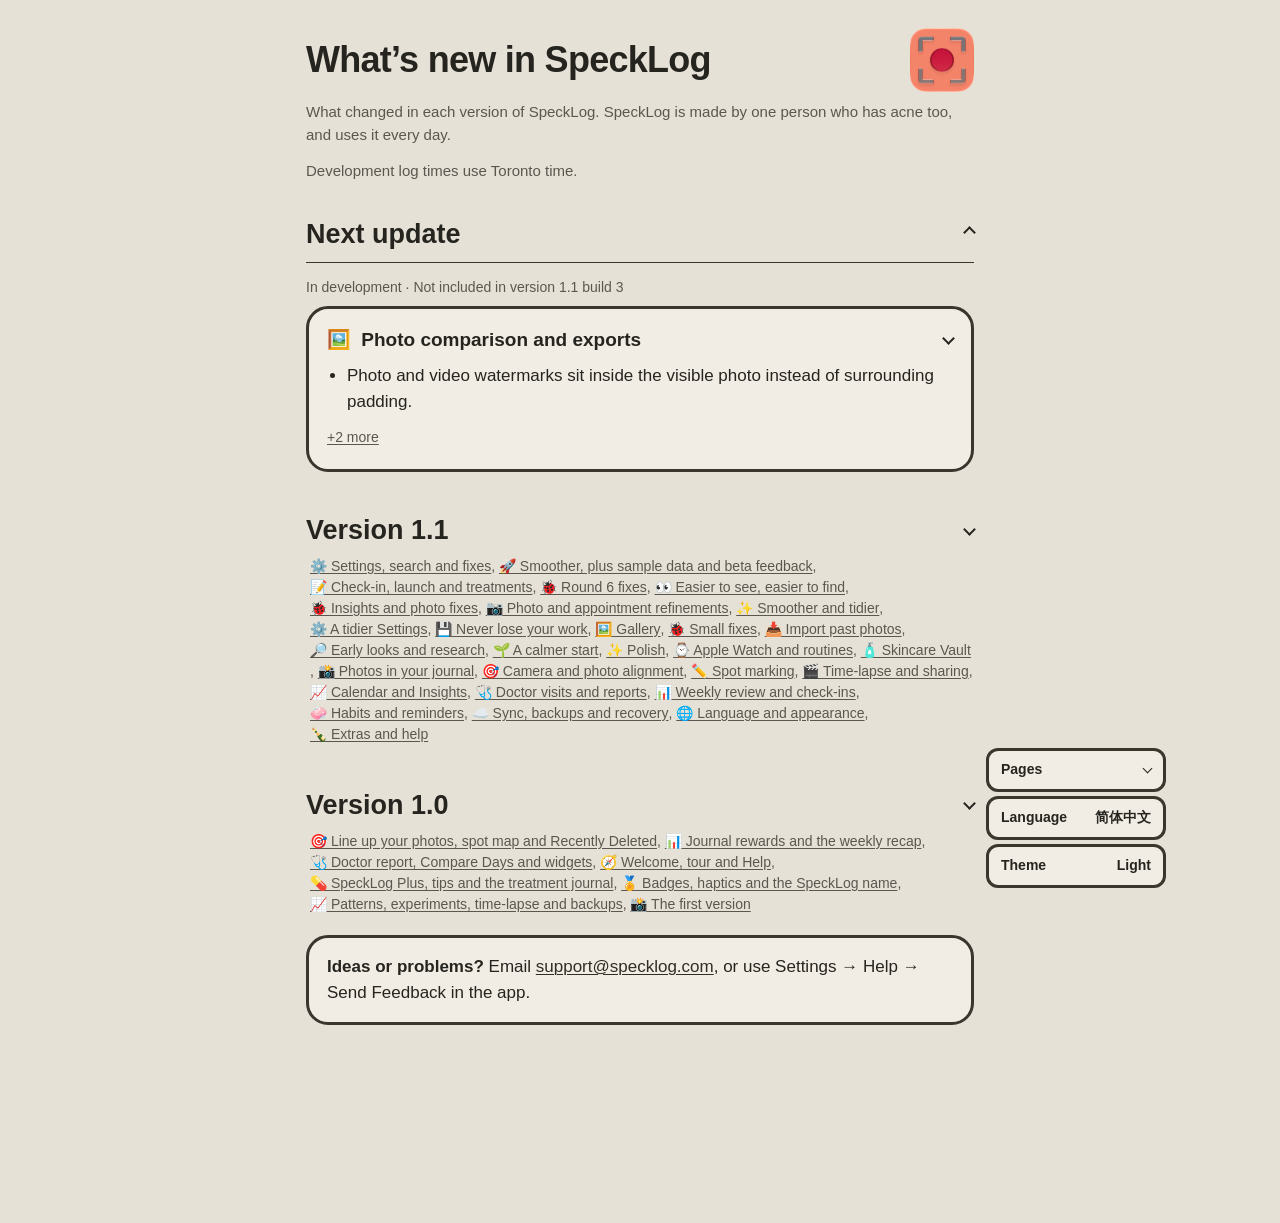
<file: updates.html>
<!doctype html>
<html lang="en">
<head>
<meta charset="utf-8">
<meta name="viewport" content="width=device-width, initial-scale=1">
<title>SpeckLog Updates</title>
<link rel="alternate" hreflang="zh-Hans" href="updates-zh.html">
<script>try{if(localStorage.getItem('specklog-mode')==='dark')document.documentElement.setAttribute('data-theme','dark')}catch(e){}</script>
<link rel="icon" type="image/png" sizes="32x32" href="favicon-32.png?v=1">
<link rel="icon" type="image/png" sizes="192x192" href="favicon-192.png?v=1">
<link rel="apple-touch-icon" href="apple-touch-icon.png?v=1">
<link rel="stylesheet" href="site.css?v=14">
</head>
<body>
<main>
  <h1>What’s new in SpeckLog</h1>
  <p class="muted">What changed in each version of SpeckLog. SpeckLog is made by one person who has acne too, and uses it every day.</p>
  <p class="muted">Development log times use Toronto time.</p>
  <section class="release" aria-labelledby="version-next">
    <h2 class="release-heading" id="version-next">Next update</h2>
    <hr class="release-rule">
    <p class="date">In development · Not included in version 1.1 build 3</p>
    <section class="entry" id="g-next-photo-tools">
      <h3><span class="feature-emoji" aria-hidden="true">🖼️</span> Photo comparison and exports</h3>
      <ul>
        <li>Photo and video watermarks sit inside the visible photo instead of surrounding padding.</li>
        <li>Compare Days adds Simple mode: browse every Journal photo with forward/back or open the gallery from its date. Drag and zoom within an outlined frame; save the session’s adjustments together. Overlay keeps its reference/positioned-photo Swap.</li>
        <li>Premium Compare Days can track a marked spot across the full photo history. Its gallery pins the current or selected photos first; other spot-tracking entry points keep their usual window.</li>
      </ul>
    </section>
  </section>
  <section class="release" aria-labelledby="version-1-1">
    <h2 class="release-heading" id="version-1-1">Version 1.1</h2>
    <hr class="release-rule">
    <p class="date">Released November 26, 2026</p>
    <section class="entry" id="g-1119-settings-search-and-fixes">
      <h3><span class="feature-emoji" aria-hidden="true">⚙️</span> Settings, search and fixes</h3>
      <ul>
        <li>Settings has a Recent | Favorites panel at the top: your last changed settings, and the ones you star (long-press a setting). <time class="feature-date" datetime="2026-11-19T04:15:29-05:00">Nov 19 · 4:15 AM</time></li>
        <li>Search “acne” on the Home Screen: Log acne check-in and Take an acne photo open SpeckLog right there (also Siri and Shortcuts). <time class="feature-date" datetime="2026-11-19T04:13:45-05:00">Nov 19 · 4:13 AM</time></li>
        <li>Compare Days: the photo you set as Reference stays put, even when it is the newer one. <time class="feature-date" datetime="2026-11-19T04:06:49-05:00">Nov 19 · 4:06 AM</time></li>
        <li>Outlines in form pages (such as Doctor Visit Report) are no longer cut off at the corners, with thinner lines between rows. <time class="feature-date" datetime="2026-11-19T04:11:19-05:00">Nov 19 · 4:11 AM</time></li>
        <li>Perfect-week confetti now waits until the opening screen has gone. <time class="feature-date" datetime="2026-11-19T04:11:55-05:00">Nov 19 · 4:11 AM</time></li>
        <li>Sundays’ “Your week” card can be folded, and stays folded. <time class="feature-date" datetime="2026-11-19T04:12:30-05:00">Nov 19 · 4:12 AM</time></li>
        <li>The camera’s ghost photo is picked from the Gallery picker. <time class="feature-date" datetime="2026-11-19T04:13:59-05:00">Nov 19 · 4:13 AM</time></li>
        <li>With the pillowcase photo on, you can still tick “Done” for the pillowcase every day. <time class="feature-date" datetime="2026-11-19T04:16:06-05:00">Nov 19 · 4:16 AM</time></li>
        <li><strong>Try with sample data</strong> now shows about six months of logging, so Patterns, Insights and experiments have real trends to show, plus every kind of data: treatment attachments, insurance, doctor visits and files, routines, goals and more. <time class="feature-date" datetime="2026-11-20T23:03:23-05:00">Nov 20 · 11:03 PM</time></li>
        <li>Sample data no longer counts toward the Plus discount after 30 logged days. <time class="feature-date" datetime="2026-11-26T00:38:55-05:00">Nov 26 · 12:38 AM</time></li>
        <li>The Plus page now shows how many genuine logged days remain before the 30-day discount, with the number in bold. <time class="feature-date" datetime="2026-11-26T00:42:25-05:00">Nov 26 · 12:42 AM</time></li>
      </ul>
    </section>
    <section class="entry" id="g-1119-smoother-plus-sample-data-and-beta-feedback">
      <h3><span class="feature-emoji" aria-hidden="true">🚀</span> Smoother, plus sample data and beta feedback</h3>
      <ul>
        <li>Skincare today scrolls smoothly with many product photos, and lists pinned products first, then the ones you used most recently. <time class="feature-date" datetime="2026-11-19T04:09:38-05:00">Nov 19 · 4:09 AM</time></li>
        <li>Insights Totals no longer closes the app with long histories; charts load in the background with a “Loading…” note. <time class="feature-date" datetime="2026-11-19T04:15:20-05:00">Nov 19 · 4:15 AM</time></li>
        <li>Smoother scrolling and swiping on the Journal, Calendar and Gallery. <time class="feature-date" datetime="2026-11-19T04:20:32-05:00">Nov 19 · 4:20 AM</time></li>
        <li>Try SpeckLog with sample data from the welcome screen or its own Settings section, kept apart from your own data and removed in one tap. <time class="feature-date" datetime="2026-11-19T04:26:28-05:00">Nov 19 · 4:26 AM</time></li>
        <li>Send Feedback now adds your app version, iPhone model, iOS version and language, and can attach a screenshot. <time class="feature-date" datetime="2026-11-19T04:12:27-05:00">Nov 19 · 4:12 AM</time></li>
      </ul>
    </section>
    <section class="entry" id="g-1114-check-in-launch-and-treatments">
      <h3><span class="feature-emoji" aria-hidden="true">📝</span> Check-in, launch and treatments</h3>
      <ul>
        <li>Check-in skincare now scrolls sideways, swipe-down saves quietly, multiline keyboards get Done, and cold launches no longer flash or reappear on every return. <time class="feature-date" datetime="2026-11-14T14:44:18-05:00">Nov 14 · 2:44 PM</time></li>
        <li>Doctor files keep the selected photo or PDF until you choose a category or Cancel. Treatments now keep attachments, coverage guidance and multiple private insurance policies. <time class="feature-date" datetime="2026-11-14T14:35:48-05:00">Nov 14 · 2:35 PM</time></li>
        <li>Time-lapse single-spot selection stays open, preview swipes show neighbouring frames, and 14-day spot progressions export as dated videos with Plus watermark control. <time class="feature-date" datetime="2026-11-14T14:46:19-05:00">Nov 14 · 2:46 PM</time></li>
      </ul>
    </section>
    <section class="entry" id="g-1113-round-6-fixes">
      <h3><span class="feature-emoji" aria-hidden="true">🐞</span> Round 6 fixes</h3>
      <ul>
        <li>One gallery-style photo picker everywhere you choose a photo, with filters, dates and show/hide stickers. <time class="feature-date" datetime="2026-11-13T14:18:08-05:00">Nov 13 · 2:18 PM</time></li>
        <li>The Gallery big view moves one photo per swipe and has delete, export, stickers and spot tracking on screen. <time class="feature-date" datetime="2026-11-13T14:20:46-05:00">Nov 13 · 2:20 PM</time></li>
        <li>Before & after sharing lets you choose any two photos. <time class="feature-date" datetime="2026-11-13T14:19:11-05:00">Nov 13 · 2:19 PM</time></li>
        <li>Compare Days asks before dropping an unsaved position; Track a spot finds marks on every selected photo. <time class="feature-date" datetime="2026-11-13T14:18:08-05:00">Nov 13 · 2:18 PM</time></li>
        <li>Insights: Year and All time no longer quit with lots of data; folded Insights and Patterns stay as compact cards; Reset to default and emoji-only habits. <time class="feature-date" datetime="2026-11-13T14:18:28-05:00">Nov 13 · 2:18 PM</time></li>
        <li>The Calendar shows three treatments and three events, with pages for all of them; badges sit below Patterns and Insights. <time class="feature-date" datetime="2026-11-13T14:23:24-05:00">Nov 13 · 2:23 PM</time></li>
        <li>Drift bottles return around your chosen time (within a day, between 9 am and 9 pm) and always send a notification. <time class="feature-date" datetime="2026-11-13T14:21:31-05:00">Nov 13 · 2:21 PM</time></li>
        <li>Tap the current tab again to go back to its first page or scroll to the top. <time class="feature-date" datetime="2026-11-13T14:14:54-05:00">Nov 13 · 2:14 PM</time></li>
        <li>Zoomed Journal photos follow your finger when you drag. <time class="feature-date" datetime="2026-11-13T14:15:12-05:00">Nov 13 · 2:15 PM</time></li>
        <li>Mark studies as read, with a study count and the Acne Scholar badge; today's study stays the same until tomorrow. <time class="feature-date" datetime="2026-11-13T14:17:25-05:00">Nov 13 · 2:17 PM</time></li>
        <li>Your choices (read studies, hearts, badge progress, dismissed hints, options) are saved in backups and follow you to your other iPhones. <time class="feature-date" datetime="2026-11-13T14:37:20-05:00">Nov 13 · 2:37 PM</time></li>
        <li>Thicker dividers, softer salmon colors in Site light, and the app's colors on every sheet. <time class="feature-date" datetime="2026-11-13T14:33:48-05:00">Nov 13 · 2:33 PM</time></li>
      </ul>
    </section>
    <section class="entry" id="g-1113-easier-to-see-easier-to-find">
      <h3><span class="feature-emoji" aria-hidden="true">👀</span> Easier to see, easier to find</h3>
      <ul>
        <li>New Site look in Appearance (Site light / Site dark) with pearl pages, locked outlines and red logged-day dots. Ghost photo stickers stay solid; box borders are darker. <time class="feature-date" datetime="2026-11-13T03:44:09-05:00">Nov 13 · 3:44 AM</time></li>
        <li>Experiments shows the current one, older ones a tap away. Patterns rows never cut off text. Search every habit when starting an experiment. Take a photo straight into Doctor files. <time class="feature-date" datetime="2026-11-13T03:40:41-05:00">Nov 13 · 3:40 AM</time></li>
        <li>Track a spot from Compare Days or a photo's ••• menu, and nudge the crop with Adjust. Swipe between photos in the Gallery, with the time each was taken. Day swipes follow your finger. <time class="feature-date" datetime="2026-11-13T03:44:47-05:00">Nov 13 · 3:44 AM</time></li>
      </ul>
    </section>
    <section class="entry" id="g-1113-insights-and-photo-fixes">
      <h3><span class="feature-emoji" aria-hidden="true">🐞</span> Insights and photo fixes</h3>
      <ul>
        <li>Insights has separate Daily status and Spot trends views and draws long Totals ranges in batches on newer iPhones. <time class="feature-date" datetime="2026-11-13T03:28:48-05:00">Nov 13 · 3:28 AM</time></li>
        <li>Re-importing an original photo can now flag a matching older import even if SpeckLog did not save its original file size. <time class="feature-date" datetime="2026-11-13T02:21:43-05:00">Nov 13 · 2:21 AM</time></li>
      </ul>
    </section>
    <section class="entry" id="g-1113-photo-and-appointment-refinements">
      <h3><span class="feature-emoji" aria-hidden="true">📷</span> Photo and appointment refinements</h3>
      <ul>
        <li>Choose individual photos from an album preview. Imported photos stay marked after you assign them to a day, and you can filter for them in Gallery. <time class="feature-date" datetime="2026-11-13T02:13:17-05:00">Nov 13 · 2:13 AM</time></li>
        <li>Return to the previous photo while marking imports. Add a Doctor appointment to your calendar with the iOS event editor. <time class="feature-date" datetime="2026-11-13T02:13:17-05:00">Nov 13 · 2:13 AM</time></li>
        <li>Large imports update milestones quietly. In Journal, zoomed photos and their marks move together as you drag. <time class="feature-date" datetime="2026-11-13T02:13:17-05:00">Nov 13 · 2:13 AM</time></li>
      </ul>
    </section>
    <section class="entry" id="g-1113-smoother-and-tidier">
      <h3><span class="feature-emoji" aria-hidden="true">✨</span> Smoother and tidier</h3>
      <ul>
        <li>Import whole albums with previews: pick several, look inside, then confirm. Unsorted's buttons sit above the tab bar and fast taps pick the right photo. <time class="feature-date" datetime="2026-11-13T00:25:45-05:00">Nov 13 · 12:25 AM</time></li>
        <li>Switching to Chinese reuses existing analysis. Patterns and badges load in the background when you open Calendar. <time class="feature-date" datetime="2026-11-13T00:31:19-05:00">Nov 13 · 12:31 AM</time></li>
        <li>Check-in ticks respond instantly, Hygiene rows have a shorter Done button, and every skincare product can be reached. <time class="feature-date" datetime="2026-11-13T00:24:26-05:00">Nov 13 · 12:24 AM</time></li>
        <li>Settings splits Tracking into three blocks, folds long option lists, and puts Fold All and Unfold All below search. Journal shows the latest banner with a button to expand the rest. <time class="feature-date" datetime="2026-11-13T00:25:52-05:00">Nov 13 · 12:25 AM</time></li>
        <li>The app opens with your chosen icon, adds Site light and Site dark themes, and uses rounded buttons that fit long text. Confirmation arrows point at the button you tapped. <time class="feature-date" datetime="2026-11-13T00:40:25-05:00">Nov 13 · 12:40 AM</time></li>
      </ul>
    </section>
    <section class="entry" id="g-1112-a-tidier-settings">
      <h3><span class="feature-emoji" aria-hidden="true">⚙️</span> A tidier Settings</h3>
      <ul>
        <li><strong>Settings in folded blocks</strong>: a few groups, each showing its most-used setting; tap a title to see the rest. <time class="feature-date" datetime="2026-11-12T22:51:46-05:00">Nov 12 · 10:51 PM</time></li>
        <li><strong>Search Settings</strong>: find any setting by name, in English or Chinese, and jump straight to it. <time class="feature-date" datetime="2026-11-12T22:51:46-05:00">Nov 12 · 10:51 PM</time></li>
        <li>"Hide descriptions" is now <strong>Less descriptions</strong>, and its little joke line got shorter. <time class="feature-date" datetime="2026-11-12T22:54:39-05:00">Nov 12 · 10:54 PM</time></li>
        <li>Your own check-in items in Settings start folded; one tap shows them. <time class="feature-date" datetime="2026-11-12T22:42:23-05:00">Nov 12 · 10:42 PM</time></li>
        <li><strong>Card dividers</strong>: a thin line under the title of the daily tip card, the Badges card and the “math behind it” fold. <time class="feature-date" datetime="2026-11-12T23:12:27-05:00">Nov 12 · 11:12 PM</time></li>
        <li><strong>Clearer Chinese pattern wording</strong>: sentences such as “tend to be higher/lower” and “on average more/fewer”, habit phrases and “Likely” read more naturally. <time class="feature-date" datetime="2026-11-12T23:14:47-05:00">Nov 12 · 11:14 PM</time></li>
        <li><strong>Faster photo import</strong>: Mark Imported Photos and the import path load lighter and faster. <time class="feature-date" datetime="2026-11-12T23:12:27-05:00">Nov 12 · 11:12 PM</time></li>
      </ul>
    </section>
    <section class="entry" id="g-1112-never-lose-your-work">
      <h3><span class="feature-emoji" aria-hidden="true">💾</span> Never lose your work</h3>
      <ul>
        <li>Sheets with unsaved changes can't be swiped away by accident: keep editing, save or discard. <time class="feature-date" datetime="2026-11-12T22:32:42-05:00">Nov 12 · 10:32 PM</time></li>
        <li>Swiping down a filled-in check-in saves it, and every keyboard has a Done button. <time class="feature-date" datetime="2026-11-12T22:32:42-05:00">Nov 12 · 10:32 PM</time></li>
        <li>Ticked check-in items have a deeper fill; drift bottles can come back after 3 or 5 days. <time class="feature-date" datetime="2026-11-12T22:32:42-05:00">Nov 12 · 10:32 PM</time></li>
        <li>Severe spots use one clear red, with the same outline weight; choose Color outline or Thin black outline. <time class="feature-date" datetime="2026-11-12T22:32:14-05:00">Nov 12 · 10:32 PM</time></li>
        <li>All studies from Today's research, foldable Patterns suggestions, tour arrows that point the right way, an All goals button, and a Screen Time tip for evening reminders. <time class="feature-date" datetime="2026-11-12T22:32:01-05:00">Nov 12 · 10:32 PM</time></li>
      </ul>
    </section>
    <section class="entry" id="gallery">
      <h3><span class="feature-emoji" aria-hidden="true">🖼️</span> Gallery</h3>
      <ul>
        <li><span class="feature-emoji" aria-hidden="true">🖼️</span><strong>Gallery:</strong> Calendar → Gallery shows every photo by month: day, Unsorted, skincare, pillowcase and Doctor photos, each type on or off. Zoom in and out, heart your favorites, sort Journal photos by spots, and select several to export or delete. A Files page lists Doctor PDFs and routine sounds. <time class="feature-date" datetime="2026-11-12T15:14:55-05:00">Nov 12 · 3:14 PM</time></li>
      </ul>
    </section>
    <section class="entry" id="polish-r">
      <h3><span class="feature-emoji" aria-hidden="true">🐞</span> Small fixes</h3>
      <ul>
        <li><strong>Your own routine sound:</strong> pick a sound from Files (m4a, mp3, wav, aiff or caf, up to 20 MB) as a routine’s background sound, or choose the built-in tones or none. It stays on your iPhone. <time class="feature-date" datetime="2026-11-12T15:04:26-05:00">Nov 12 · 3:04 PM</time></li>
        <li><strong>Compare Days photo picker:</strong> choose a year, then a month, then the photo, instead of scrolling a long list. A step with only one choice is skipped. <time class="feature-date" datetime="2026-11-12T15:00:27-05:00">Nov 12 · 3:00 PM</time></li>
        <li><strong>Skincare photos keep their shape:</strong> product tiles are tall and show the whole photo. In the check-in, Skincare today shows 4 products (pinned and routine first), can show only pinned ones, and "Show more products" opens all of them in 4 columns. <time class="feature-date" datetime="2026-11-12T14:58:01-05:00">Nov 12 · 2:58 PM</time></li>
        <li><strong>Large / painful spots look different:</strong> their marks are tinted with red, in every mark style and color. <time class="feature-date" datetime="2026-11-12T14:54:58-05:00">Nov 12 · 2:54 PM</time></li>
        <li><strong>Your week:</strong> spot counts compare with the average of the 7 days before, and the card says so. Check-in highlights have more space between topics. <time class="feature-date" datetime="2026-11-12T14:54:58-05:00">Nov 12 · 2:54 PM</time></li>
        <li>The check-in fold arrow changes instantly, and Settings → Data → Storage is no longer covered by the tab bar. <time class="feature-date" datetime="2026-11-12T14:54:58-05:00">Nov 12 · 2:54 PM</time></li>
      </ul>
    </section>
    <section class="entry" id="import">
      <h3><span class="feature-emoji" aria-hidden="true">📥</span> Import past photos</h3>
      <ul>
        <li><span class="feature-emoji" aria-hidden="true">📥</span><strong>Import past photos:</strong> bring in photos from Photos, a whole album, the Files app or a .zip. They go to the day they were taken. <time class="feature-date" datetime="2026-11-12T01:17:21-05:00">Nov 12 · 1:17 AM</time></li>
        <li><strong>Unsorted:</strong> give undated photos a day, or add all photos to the day they were taken, any time. <time class="feature-date" datetime="2026-11-12T01:31:08-05:00">Nov 12 · 1:31 AM</time></li>
        <li><strong>Mark a few a day:</strong> SpeckLog can ask you to mark a few imported photos each day. <time class="feature-date" datetime="2026-11-12T01:17:21-05:00">Nov 12 · 1:17 AM</time></li>
        <li>Importing the same photo twice? SpeckLog spots duplicates and offers to delete them. <time class="feature-date" datetime="2026-11-12T01:31:08-05:00">Nov 12 · 1:31 AM</time></li>
        <li><strong>Undo an import:</strong> right after it finishes, or later from Recent Imports. Undone photos go to Recently Deleted for 30 days, or delete them right away to free space. Stop and Undo cancels an import in progress. <time class="feature-date" datetime="2026-11-12T10:39:32-05:00">Nov 12 · 10:39 AM</time></li>
        <li>See how much space SpeckLog’s photos and files take: Settings → Data → Storage. Import Past Photos shows each album’s size and the total size of what you import. <time class="feature-date" datetime="2026-11-12T01:54:19-05:00">Nov 12 · 1:54 AM</time></li>
      </ul>
    </section>
    <section class="entry" id="early">
      <h3><span class="feature-emoji" aria-hidden="true">🔎</span> Early looks and research</h3>
      <ul>
        <li><span class="feature-emoji" aria-hidden="true">🔎</span><strong>Early looks:</strong> a first look at 7 days and early hints at 14 days, with a progress bar in Patterns and Insights. Early hints are marked “Too early to be sure”. <time class="feature-date" datetime="2026-11-12T01:29:32-05:00">Nov 12 · 1:29 AM</time></li>
        <li>Experiments can be a 1-week quick check (less certain). <time class="feature-date" datetime="2026-11-12T01:30:08-05:00">Nov 12 · 1:30 AM</time></li>
        <li><strong>Today’s research:</strong> a real acne study each day, with a link. Absurd mode adds odd studies and jokes. <time class="feature-date" datetime="2026-11-12T01:34:35-05:00">Nov 12 · 1:34 AM</time></li>
        <li>5 new badges for opening and exporting charts. <time class="feature-date" datetime="2026-11-12T01:31:11-05:00">Nov 12 · 1:31 AM</time></li>
      </ul>
    </section>
    <section class="entry" id="calm">
      <h3><span class="feature-emoji" aria-hidden="true">🌱</span> A calmer start</h3>
      <ul>
        <li><span class="feature-emoji" aria-hidden="true">🌱</span><strong>A simpler start:</strong> new users see features as they log enough days for them, with a 🎉 unlock when each one appears. Existing users keep everything. <time class="feature-date" datetime="2026-11-12T02:09:06-05:00">Nov 12 · 2:09 AM</time></li>
        <li>Past days you didn’t log stay clean. <time class="feature-date" datetime="2026-11-12T02:09:36-05:00">Nov 12 · 2:09 AM</time></li>
        <li>Daily reminders are offered right after your first log. <time class="feature-date" datetime="2026-11-12T02:10:45-05:00">Nov 12 · 2:10 AM</time></li>
        <li>Feature suggestions: Weekly, Monthly or Never. <time class="feature-date" datetime="2026-11-12T02:09:06-05:00">Nov 12 · 2:09 AM</time></li>
      </ul>
    </section>
    <section class="entry" id="polish">
      <h3><span class="feature-emoji" aria-hidden="true">✨</span> Polish</h3>
      <ul>
        <li>Hygiene now appears on every day page, and each item can be asked daily or again after a number of days. <time class="feature-date" datetime="2026-11-12T01:42:27-05:00">Nov 12 · 1:42 AM</time></li>
        <li>The Routine card is tidier, the month title is cleaner and card titles have a divider. <time class="feature-date" datetime="2026-11-12T01:42:27-05:00">Nov 12 · 1:42 AM</time></li>
        <li>The pen outline is a little heavier and closer to the sticker color. The black border now works on the pen and stickers too. The placed shapes are now called stickers. <time class="feature-date" datetime="2026-11-12T01:43:19-05:00">Nov 12 · 1:43 AM</time></li>
        <li>Charts load faster. Insights is much lighter: turning a habit on or off in Totals redraws only that line. Long check-in item names no longer push the Compare chart out of place. <time class="feature-date" datetime="2026-11-12T01:56:13-05:00">Nov 12 · 1:56 AM</time></li>
        <li><strong>Chinese:</strong> dates read 2026年11月7日 everywhere, more screens are fully in Chinese and the wording is consistent. <time class="feature-date" datetime="2026-11-12T02:15:28-05:00">Nov 12 · 2:15 AM</time></li>
      </ul>
    </section>
    <section class="entry" id="routines">
      <h3><span class="feature-emoji" aria-hidden="true">⌚</span> Apple Watch and routines</h3>
      <ul>
        <li><span class="feature-emoji" aria-hidden="true">⌚</span><strong>SpeckLog on Apple Watch:</strong> run your skincare routines from your wrist, with a countdown and a gentle tap at the end of each step. Confirm at the end and it’s logged on your iPhone. A routine started on your iPhone shows on the watch too, and your streak sits at the top. <time class="feature-date" datetime="2026-11-11T16:32:54-05:00">Nov 11 · 4:32 PM</time></li>
        <li><strong>Skincare routines with a timer:</strong> morning and evening routines with steps (wash, wait 10 minutes, treatment, moisturizer, take your medicine…). Start one and it runs itself, with a chime at each step, even with the screen off. Confirm at the end and it’s logged. <time class="feature-date" datetime="2026-11-10T23:57:52-05:00">Nov 10 · 11:57 PM</time></li>
        <li><strong>Routines, upgraded:</strong> Morning, Evening or General routines for Home or Travel; a short “Next: …” countdown between steps; several products per step (all logged when you finish); a Previous button; a chime when you start; and a “Start morning / evening routine” button on today’s Journal page. Chimes can now ring through Sleep Focus if you allow SpeckLog’s time-sensitive notifications. <time class="feature-date" datetime="2026-11-11T03:05:09-05:00">Nov 11 · 3:05 AM</time></li>
        <li><strong>Routines with a choice:</strong> add a step with two paths (like “Shower first” or “Just moisturizer”) and the routine asks which way when it gets there. <time class="feature-date" datetime="2026-11-11T15:42:10-05:00">Nov 11 · 3:42 PM</time></li>
        <li><strong>Background sound for routines:</strong> soft, calm tones while your routine runs, under the chimes. Turn it on per routine or right in the run screen. <time class="feature-date" datetime="2026-11-11T15:42:10-05:00">Nov 11 · 3:42 PM</time></li>
      </ul>
    </section>
    <section class="entry" id="skincare">
      <h3><span class="feature-emoji" aria-hidden="true">🧴</span> Skincare Vault</h3>
      <ul>
        <li><span class="feature-emoji" aria-hidden="true">🧴</span><strong>Skincare Vault:</strong> keep your products (type, brand, ingredients, photos) in Settings → Skincare, tap what you used in the daily check-in, and let “Use my routine” fill it in for you. <time class="feature-date" datetime="2026-11-10T23:35:28-05:00">Nov 10 · 11:35 PM</time></li>
        <li><strong>Skincare, smoother:</strong> tap a product’s photo to see it full screen (swipe to the ingredients list, pinch to zoom), pin favorites to the top, select several products to pin, add to your routine or remove them at once, and replaced product photos wait in Recently Deleted for 30 days. Names and brands capitalize themselves, the product camera uses the back camera, and nothing you type is lost if you scroll or drag the sheet. <time class="feature-date" datetime="2026-11-11T03:01:21-05:00">Nov 11 · 3:01 AM</time></li>
        <li><strong>Product photos:</strong> crop them to frame just the bottle or label, and swipe down to close the full-screen photo. A selected product’s check now sits under its photo. <time class="feature-date" datetime="2026-11-11T15:42:10-05:00">Nov 11 · 3:42 PM</time></li>
        <li><strong>Routine card</strong> on today’s page: start this morning’s or evening’s routine, see it marked Done ✓, and jump to your products and routines. <time class="feature-date" datetime="2026-11-11T15:28:16-05:00">Nov 11 · 3:28 PM</time></li>
        <li>The check-in shows Skincare today right after sleep, with bigger Morning / Evening buttons; lots of products fit in a tidy 3 × 3 box. <time class="feature-date" datetime="2026-11-11T15:42:10-05:00">Nov 11 · 3:42 PM</time></li>
      </ul>
    </section>
    <section class="entry" id="journal-photos">
      <h3><span class="feature-emoji" aria-hidden="true">📸</span> Photos in your journal</h3>
      <ul>
        <li><span class="feature-emoji" aria-hidden="true">📸</span><strong>Journal photos:</strong> pinch to zoom in and look closely; tap “N spots marked” to mark spots. A new photo with no marks asks before saving. <time class="feature-date" datetime="2026-11-11T15:28:16-05:00">Nov 11 · 3:28 PM</time></li>
        <li><strong>Move a photo to another day:</strong> took tonight’s photo just after midnight? Tap the photo’s ••• → Move to Another Day, pick the day, and choose what goes there: the photo and that day’s check-in, the photo only, or the check-in only. Changed your mind? <strong>Undo</strong> and <strong>Redo</strong> buttons appear at the bottom left. <time class="feature-date" datetime="2026-11-09T18:08:14-05:00">Nov 9 · 6:08 PM</time></li>
        <li><strong>Photos taken just after midnight</strong> now ask which day they’re for (the day before or today), then open the check-in for that day. <time class="feature-date" datetime="2026-11-10T21:50:40-05:00">Nov 10 · 9:50 PM</time></li>
        <li><strong>Reorder a day’s photos:</strong> ••• → Move Earlier in Day / Move Later in Day. <time class="feature-date" datetime="2026-11-10T21:26:23-05:00">Nov 10 · 9:26 PM</time></li>
        <li>Your marks now fill in both spot counts in a new check-in (instead of yesterday’s numbers), two photos on one day fill the whole frame, and the Calendar’s month title looks like the button it is. <time class="feature-date" datetime="2026-11-11T03:11:37-05:00">Nov 11 · 3:11 AM</time></li>
      </ul>
    </section>
    <section class="entry" id="camera">
      <h3><span class="feature-emoji" aria-hidden="true">🎯</span> Camera and photo alignment</h3>
      <ul>
        <li><span class="feature-emoji" aria-hidden="true">🎯</span><strong>Ghost photo:</strong> choose your last photo or any photo you like (from any date) as the see-through guide in the camera. The crosshair now sits at eye level. <time class="feature-date" datetime="2026-11-11T03:16:26-05:00">Nov 11 · 3:16 AM</time></li>
        <li>The camera’s ghost photo can <strong>show its marks</strong>, as stars, boxes or flowers. <time class="feature-date" datetime="2026-11-11T16:20:41-05:00">Nov 11 · 4:20 PM</time></li>
        <li><strong>Crosshair lines</strong> in the camera, to keep your face centered. <time class="feature-date" datetime="2026-11-10T23:38:50-05:00">Nov 10 · 11:38 PM</time></li>
        <li><strong>Photo notes in the camera:</strong> “Bathroom window, morning, light off”, shown every time you take a photo. <time class="feature-date" datetime="2026-11-10T23:32:17-05:00">Nov 10 · 11:32 PM</time></li>
        <li><strong>Camera flash:</strong> turn the flash on once and the camera offers to start with it next time. <time class="feature-date" datetime="2026-11-11T15:48:32-05:00">Nov 11 · 3:48 PM</time></li>
        <li>Compare Days shows which photos are already lined up: “Moved”, or “Aligned to” the date you matched them to. <time class="feature-date" datetime="2026-11-11T20:42:24-05:00">Nov 11 · 8:42 PM</time></li>
      </ul>
    </section>
    <section class="entry" id="spot-marks">
      <h3><span class="feature-emoji" aria-hidden="true">✏️</span> Spot marking</h3>
      <ul>
        <li><span class="feature-emoji" aria-hidden="true">✏️</span><strong>Marks:</strong> Redo next to Undo; Mild or Severe for each spot (severe ones count as Large / painful in the check-in); an opacity setting from 10% to 50%; box marks filled like the pen; green is the new free box color. <time class="feature-date" datetime="2026-11-11T15:19:11-05:00">Nov 11 · 3:19 PM</time></li>
        <li>The check-in always shows how many spots you marked on that day’s photos, even with descriptions hidden. <time class="feature-date" datetime="2026-11-10T22:16:06-05:00">Nov 10 · 10:16 PM</time></li>
        <li><strong>New mark shapes with Plus:</strong> lucky star, fish and heart. <time class="feature-date" datetime="2026-11-11T15:19:11-05:00">Nov 11 · 3:19 PM</time></li>
        <li>Thinner black borders on box marks, and “Hide descriptions” stays exactly where you tapped it. <time class="feature-date" datetime="2026-11-11T03:16:26-05:00">Nov 11 · 3:16 AM</time></li>
        <li><strong>Track a spot:</strong> tap a mark on a photo to see that area in your photos from up to 7 photo days before and after, with arrows, a slideshow and zoom. Free. <time class="feature-date" datetime="2026-11-11T20:49:44-05:00">Nov 11 · 8:49 PM</time></li>
      </ul>
    </section>
    <section class="entry" id="progress">
      <h3><span class="feature-emoji" aria-hidden="true">🎬</span> Time-lapse and sharing</h3>
      <ul>
        <li><span class="feature-emoji" aria-hidden="true">🎬</span><strong>Follow one spot:</strong> in Time-lapse, choose Single spot and draw a box around a spot. Every photo is cropped to it, so you can watch that one spot heal.</li>
        <li><strong>Share Progress</strong> on the Calendar: a before & after, your week, your spot trend or your streak as a picture to send to friends.</li>
        <li><strong>Preview your time-lapse</strong> before making it: flip through with the arrows or a swipe, or press Play.</li>
        <li>Time-lapse <strong>length</strong> of 15, 30 or 60 seconds, and the choice of each day’s first photo or all of them.</li>
        <li>The <strong>SpeckLog mark</strong> (your app icon and “SpeckLog”) now sits in the corner of time-lapses and shared pictures. Photos saved as taken stay clean. Plus can turn it off.</li>
      </ul>
    </section>
    <section class="entry" id="insights">
      <h3><span class="feature-emoji" aria-hidden="true">📈</span> Calendar and Insights</h3>
      <ul>
        <li><span class="feature-emoji" aria-hidden="true">📈</span><strong>Patterns, at a glance:</strong> each hint is one short line with arrows and colors, only the strongest are shown, and good habits (veggies, water, sleep) are suggested to test too. <time class="feature-date" datetime="2026-11-10T23:43:56-05:00">Nov 10 · 11:43 PM</time></li>
        <li>Compare Days: Line up is smooth now, even with 8 photos, and asks whether to save before you leave. <time class="feature-date" datetime="2026-11-10T23:15:03-05:00">Nov 10 · 11:15 PM</time></li>
        <li>Insights: Daily status (stress and sleep) now comes first, and the Compare / Totals switch is bigger. <time class="feature-date" datetime="2026-11-10T22:56:43-05:00">Nov 10 · 10:56 PM</time></li>
        <li>Insights and Patterns reuse recent chart calculations when you revisit the same view. <time class="feature-date" datetime="2026-11-11T19:32:22-05:00">Nov 11 · 7:32 PM</time></li>
        <li>Calendar: a “Back to this month” button when you’ve moved to another month; its arrow points toward this month. <time class="feature-date" datetime="2026-11-11T16:07:02-05:00">Nov 11 · 4:07 PM</time></li>
        <li>A one-line headline at the top of the Calendar: “This week: 3 fewer spots a day than last week ↓”. <time class="feature-date" datetime="2026-11-11T20:45:56-05:00">Nov 11 · 8:45 PM</time></li>
      </ul>
    </section>
    <section class="entry" id="doctor">
      <h3><span class="feature-emoji" aria-hidden="true">🩺</span> Doctor visits and reports</h3>
      <ul>
        <li><span class="feature-emoji" aria-hidden="true">🩺</span><strong>Doctor card</strong> on the Calendar: your doctor’s name, phone (tap to call) and address (tap for Maps), your next appointment with an optional reminder, questions to ask, visits, and photos or PDFs of visit sheets, prescriptions, records, blood tests and receipts. Nothing is uploaded. <time class="feature-date" datetime="2026-11-11T16:07:02-05:00">Nov 11 · 4:07 PM</time></li>
        <li>Doctor report: pick the photos yourself, or put the days with the most spots first. <time class="feature-date" datetime="2026-11-11T16:07:02-05:00">Nov 11 · 4:07 PM</time></li>
        <li>The doctor report’s spot map now counts pen marks too. <time class="feature-date" datetime="2026-11-11T15:19:11-05:00">Nov 11 · 3:19 PM</time></li>
        <li><strong>Doctor attachments:</strong> choosing a photo keeps your Doctor or visit page open. <time class="feature-date" datetime="2026-11-11T19:32:22-05:00">Nov 11 · 7:32 PM</time></li>
        <li>The Doctor page is faster: typing, appointment options, visits, adding files and opening them no longer pause, even with a long diary. <time class="feature-date" datetime="2026-11-11T20:20:19-05:00">Nov 11 · 8:20 PM</time></li>
      </ul>
    </section>
    <section class="entry" id="weekly-review">
      <h3><span class="feature-emoji" aria-hidden="true">📊</span> Weekly review and check-ins</h3>
      <ul>
        <li><span class="feature-emoji" aria-hidden="true">📊</span><strong>Your week, in detail:</strong> tap the Your week card for a summary of the week so far: spots compared with last week, your best day, skincare and routines, your goal and check-in highlights. <time class="feature-date" datetime="2026-11-11T03:11:37-05:00">Nov 11 · 3:11 AM</time></li>
        <li><strong>Your week, every day:</strong> under the check-in, see how many days you’ve logged this week and your average spots over the last 7 days. Sundays still open with the full weekly recap. <time class="feature-date" datetime="2026-11-09T18:50:19-05:00">Nov 9 · 6:50 PM</time></li>
        <li>The day’s check-in summary follows the check-in’s order and can be folded away. The “Next:” countdown moves to the bottom once you’ve checked in. <time class="feature-date" datetime="2026-11-11T15:28:16-05:00">Nov 11 · 3:28 PM</time></li>
        <li>The check-in now asks about sleep before food &amp; drink. <time class="feature-date" datetime="2026-11-09T18:38:26-05:00">Nov 9 · 6:38 PM</time></li>
        <li><strong>Tip of the day</strong> at the bottom of the Journal, plus an optional silly “Absurd mode” in Settings. <time class="feature-date" datetime="2026-11-11T15:28:16-05:00">Nov 11 · 3:28 PM</time></li>
        <li>Your second photo day shows day 1 next to it (tap Stop comparing to hide it). On Sundays, the photo’s ••• menu switches the week’s before &amp; after on or off. <time class="feature-date" datetime="2026-11-11T19:32:22-05:00">Nov 11 · 7:32 PM</time></li>
      </ul>
    </section>
    <section class="entry" id="habits">
      <h3><span class="feature-emoji" aria-hidden="true">🧼</span> Habits and reminders</h3>
      <ul>
        <li><span class="feature-emoji" aria-hidden="true">🧼</span><strong>Hygiene:</strong> optionally track when you last changed your pillowcase, bedsheets or towel, cleaned your phone screen or makeup brushes, did laundry or showered. Tap Done today in the check-in or on today’s page; a gentle flag shows after the number of days you choose. Optional daily pillowcase photo. Choose what to track in Settings → Hygiene. <time class="feature-date" datetime="2026-11-11T15:55:39-05:00">Nov 11 · 3:55 PM</time></li>
        <li><strong>Water goal:</strong> set your own (like “8 glasses”) in the check-in. Once you tick it, it stays ticked each day unless you untick it. Patterns and Insights include it. <time class="feature-date" datetime="2026-11-11T15:28:16-05:00">Nov 11 · 3:28 PM</time></li>
        <li><strong>Weekly goals:</strong> set a goal for the week on your Journal; once saved it’s locked in, and you can look back at every week’s goal. <time class="feature-date" datetime="2026-11-10T23:38:50-05:00">Nov 10 · 11:38 PM</time></li>
        <li><strong>Two reminders a day</strong> (Settings → Reminders), for a morning and an evening photo. <time class="feature-date" datetime="2026-11-11T03:11:37-05:00">Nov 11 · 3:11 AM</time></li>
        <li><strong>Weekly goals, looked back on:</strong> at the end of the week SpeckLog asks whether you met your goal (green, yellow or red), and each goal shows its colored dot. <time class="feature-date" datetime="2026-11-11T03:08:00-05:00">Nov 11 · 3:08 AM</time></li>
      </ul>
    </section>
    <section class="entry" id="sync-and-backup">
      <h3><span class="feature-emoji" aria-hidden="true">☁️</span> Sync, backups and recovery</h3>
      <ul>
        <li><span class="feature-emoji" aria-hidden="true">☁️</span><strong>iCloud Sync</strong> is here (free): turn it on in Settings → Data to keep your diary in your own private iCloud, on all your iPhones. <time class="feature-date" datetime="2026-11-10T22:16:06-05:00">Nov 10 · 10:16 PM</time></li>
        <li><strong>Delete Days</strong> now sends the days to Recently Deleted for 30 days, photos and check-ins, so a mistake can be undone. <time class="feature-date" datetime="2026-11-09T18:42:01-05:00">Nov 9 · 6:42 PM</time></li>
        <li><strong>Backups</strong> now include your skincare products (with photos), routines and weekly goals. <time class="feature-date" datetime="2026-11-11T03:08:00-05:00">Nov 11 · 3:08 AM</time></li>
        <li>Backups with large Doctor files stay smooth, and a restored drift bottle still sends its notification. Reminders switch language with the app. <time class="feature-date" datetime="2026-11-11T20:33:07-05:00">Nov 11 · 8:33 PM</time></li>
        <li>Faster: the app does much less work after each change and while iCloud syncs. The Skincare Vault, Skincare today, adding a product and the perfect-week confetti are smooth now, even with years of data. <time class="feature-date" datetime="2026-11-11T02:55:58-05:00">Nov 11 · 2:55 AM</time></li>
      </ul>
    </section>
    <section class="entry" id="preferences">
      <h3><span class="feature-emoji" aria-hidden="true">🌐</span> Language and appearance</h3>
      <ul>
        <li><span class="feature-emoji" aria-hidden="true">🌐</span><strong>Simplified Chinese:</strong> choose English or Simplified Chinese in Settings → Languages, or let SpeckLog choose using your App Store region. <time class="feature-date" datetime="2026-11-11T19:32:22-05:00">Nov 11 · 7:32 PM</time></li>
        <li><strong>New app icon:</strong> a warm salmon background with a crimson spot, so it looks like skin. The grey icon is still there in Settings → Appearance → App icon, next to the Light, Medium and Dark skin tones. <time class="feature-date" datetime="2026-11-11T15:48:32-05:00">Nov 11 · 3:48 PM</time></li>
        <li><strong>Minimalist mode</strong> moved under Descriptions and now keeps the good stuff (Patterns, recaps, goals, treatments) while hiding the extras. There may be a secret in it. 🙃 <time class="feature-date" datetime="2026-11-11T03:16:26-05:00">Nov 11 · 3:16 AM</time></li>
        <li><strong>Settings, tidier:</strong> longer sections (Camera, Data, Help, Miscellaneous) show the main rows and fold the rest under “More options”. The app icon picker’s outline now hugs the icon, and the “None” theme has a lighter grey. <time class="feature-date" datetime="2026-11-11T15:48:32-05:00">Nov 11 · 3:48 PM</time></li>
        <li>The keyboard hides when you tap outside a text field or drag down, everywhere, and the tab bar no longer jumps up with it. <time class="feature-date" datetime="2026-11-11T03:01:21-05:00">Nov 11 · 3:01 AM</time></li>
      </ul>
    </section>
    <section class="entry" id="extras">
      <h3><span class="feature-emoji" aria-hidden="true">🍾</span> Extras and help</h3>
      <ul>
        <li><span class="feature-emoji" aria-hidden="true">🍾</span><strong>Drift bottle:</strong> send a note to your future self from the Calendar. It comes back after a while, after more logged days, or at a streak. <time class="feature-date" datetime="2026-11-11T16:07:02-05:00">Nov 11 · 4:07 PM</time></li>
        <li><strong>How SpeckLog Works:</strong> the method behind Patterns and experiments, in plain words (Settings → Help). <time class="feature-date" datetime="2026-11-10T23:38:50-05:00">Nov 10 · 11:38 PM</time></li>
        <li><strong>Feature suggestions:</strong> a friendly hint now and then about something you haven’t tried. Choose Normal, Less or Never in Settings → Miscellaneous. <time class="feature-date" datetime="2026-11-11T15:48:32-05:00">Nov 11 · 3:48 PM</time></li>
        <li><strong>Update emails:</strong> Subscribe or unsubscribe in Settings → About → Get update emails. The first invitation offers signup or No thanks. Each request opens in your mail app for you to send. <time class="feature-date" datetime="2026-11-11T15:48:32-05:00">Nov 11 · 3:48 PM</time></li>
        <li>Vibration is on by default for new installs. <time class="feature-date" datetime="2026-11-10T23:43:56-05:00">Nov 10 · 11:43 PM</time></li>
      </ul>
    </section>
  </section>
  <section class="release" aria-labelledby="version-1-0">
    <h2 class="release-heading" id="version-1-0">Version 1.0</h2>
    <hr class="release-rule">
    <section class="entry">
      <h3><span class="feature-emoji" aria-hidden="true">🎯</span> Line up your photos, spot map and Recently Deleted</h3>
      <p class="date"><time datetime="2026-11-09">Nov 9, 2026</time></p>
      <ul>
        <li><span class="feature-emoji" aria-hidden="true">🎯</span><strong>Line up</strong> in Compare Days: move, resize and turn a photo with sliders (each with its own reset) until your face matches the reference. <strong>Save Position to Journal</strong> keeps it lined up in your Journal and time-lapse, so the video stops jumping. The photo itself isn’t changed; “Revert position” in its ••• menu puts it back.</li>
        <li><strong>Last photo ghost:</strong> see your previous photo see-through in the camera (25–75%) to line your face up exactly. Switch between Off, Oval and Last photo right in the camera, with photo tips while you aim. Tap “Ghost: Nov 8” to match any earlier photo, not just the last one.</li>
        <li><strong>Recently Deleted:</strong> deleted photos wait 30 days in Settings → Data → Recently Deleted, with their marks and position, so you can bring them back.</li>
        <li>Fixed: Settings could close the app when opened.</li>
        <li><strong>Spot map</strong> in the Doctor Visit Report: every spot you marked in the period, shown as a heat map on your photo, so your doctor sees where breakouts keep coming back.</li>
        <li><strong>Save to Photos</strong> from a photo’s ••• menu: as taken, with your marks, lined up, or both.</li>
        <li>Delete just some days: one day, before or after a date, or a range (Settings → Data → Delete Days).</li>
        <li>Your marks can fill in the Small / mild count for you (Settings → Miscellaneous).</li>
        <li><strong>Compare Days</strong> opens in Overlay, labels your days “Reference” and “To be positioned”, and can use any photo of a day (#1, #2…).</li>
        <li><strong>Events:</strong> log midterms, finals, travel or a busy week on the Calendar. They show on each day, and Patterns checks whether your skin changes around them.</li>
        <li>Tip jar: choose your own amount (any tip size, up to 10 at once), and see all your past tips with their dates. Already tipped? “Finish unlocking Plus” shows the tip that gets you the rest of the way, so tipping first never means paying for Plus on top.</li>
        <li>New <a href="terms.html">Terms of Use</a>, linked in Settings → About with the Privacy Policy.</li>
      </ul>
    </section>
    <section class="entry">
      <h3><span class="feature-emoji" aria-hidden="true">📊</span> Journal rewards and the weekly recap</h3>
      <p class="date"><time datetime="2026-11-09T03:20:36-05:00">Nov 9, 2026 · 3:20 AM</time></p>
      <ul>
        <li><span class="feature-emoji" aria-hidden="true">📊</span>Every Sunday: a recap of your week, with spots compared with last week, your best day and a free before &amp; after of this Sunday next to last Sunday. A perfect week gets confetti.</li>
        <li>Your first log of the day (a photo or a check-in) is celebrated: the streak badge pops, fire flies out, the phone buzzes and it says “Day 5 logged ✓”.</li>
        <li>New check-ins start with your last spot counts (Settings → Miscellaneous to turn it off).</li>
        <li>A “Your first week” before &amp; after on your 7th day of photos.</li>
        <li>A “Next” countdown under the week shows the closest thing to unlock (time-lapse, Patterns, streak and logging milestones, badges) plus two ideas for today. It folds away once you’ve logged.</li>
        <li>Tap the month on the Calendar to jump to any month.</li>
        <li>Smoother Calendar scrolling: sideways swipes have to be clearly sideways to change month.</li>
        <li>Clearer outlined text over page backgrounds, and outlined page titles.</li>
      </ul>
    </section>
    <section class="entry">
      <h3><span class="feature-emoji" aria-hidden="true">🩺</span> Doctor report, Compare Days and widgets</h3>
      <p class="date"><time datetime="2026-11-09T03:20:36-05:00">Nov 9, 2026 · 3:20 AM</time></p>
      <ul>
        <li><span class="feature-emoji" aria-hidden="true">🩺</span><strong>Doctor Visit Report</strong> (SpeckLog Plus): a PDF with your spot trend, treatments, experiments, habits and key photos, ready to share or print.</li>
        <li><strong>Compare Days</strong> (SpeckLog Plus): up to 8 days side by side, or overlaid so changes stand out.</li>
        <li>A face outline in the camera (Settings → Camera) so your photos line up day to day.</li>
        <li><strong>Widgets</strong> (SpeckLog Plus): your streak and today’s check-in on the Home and Lock Screen, and a 14-day spot trend.</li>
        <li><strong>Export All Photos</strong> to a SpeckLog album in Photos or to a ZIP file.</li>
        <li>iCloud sync is built and will arrive in a coming update, free for everyone.</li>
      </ul>
    </section>
    <section class="entry">
      <h3><span class="feature-emoji" aria-hidden="true">🧭</span> Welcome, tour and Help</h3>
      <p class="date"><time datetime="2026-11-09T03:20:36-05:00">Nov 9, 2026 · 3:20 AM</time></p>
      <ul>
        <li><span class="feature-emoji" aria-hidden="true">🧭</span>A new swiping welcome, and a guided tour that points at the real buttons.</li>
        <li>Help in Settings with search, plus <a href="faq.html">questions &amp; answers</a> on this site.</li>
        <li>Send feedback by email from Help, or long-press the app icon for shortcuts.</li>
        <li>“The math behind it”: the real formulas behind Patterns and Insights, for the curious.</li>
      </ul>
    </section>
    <section class="entry">
      <h3><span class="feature-emoji" aria-hidden="true">💊</span> SpeckLog Plus, tips and the treatment journal</h3>
      <p class="date"><time datetime="2026-11-08T23:04:37-05:00">Nov 8, 2026 · 11:04 PM</time></p>
      <ul>
        <li><span class="feature-emoji" aria-hidden="true">💊</span>Treatment journal: log a course like Accutane and see “Week 6 · day 38” on every day.</li>
        <li>Type your spot counts with the number pad. New food option: “Not enough food”.</li>
        <li>Softer box colors, a black-border option, clearer pen marks, and a handle to move marks.</li>
        <li>SpeckLog Plus: an optional one-time purchase for extras; tracking and analysis stay free. Tips that add up to the price unlock it too.</li>
        <li>Rating requests only at a few happy moments, never in the middle of something.</li>
        <li>An optional title emoji: 🏆, 💰 or ✨.</li>
      </ul>
    </section>
    <section class="entry">
      <h3><span class="feature-emoji" aria-hidden="true">🏅</span> Badges, haptics and the SpeckLog name</h3>
      <p class="date"><time datetime="2026-11-08T21:50:09-05:00">Nov 8, 2026 · 9:50 PM</time></p>
      <ul>
        <li><span class="feature-emoji" aria-hidden="true">🔥</span>Optional vibration feedback, swiping between days, and a playful streak badge (try tapping it).</li>
        <li>25 badges, including a few secret ones, with “Badge earned!” pop-ups.</li>
        <li>Page backgrounds: your own photo, patterns or a soft color.</li>
        <li>Four app icons in different skin tones.</li>
        <li>The app is now called <strong>SpeckLog</strong>.</li>
      </ul>
    </section>
    <section class="entry">
      <h3><span class="feature-emoji" aria-hidden="true">📈</span> Patterns, experiments, time-lapse and backups</h3>
      <p class="date"><time datetime="2026-11-08">Nov 8, 2026</time></p>
      <ul>
        <li><span class="feature-emoji" aria-hidden="true">📈</span><strong>Patterns</strong>: plain-language hints about what tends to come before your breakouts, with honest “Strong hint” / “Possible” labels.</li>
        <li><strong>Time-lapse</strong> videos of your daily photos with a before &amp; after.</li>
        <li><strong>Insights charts</strong>: compare a habit with your spots, and see stress and sleep as colors.</li>
        <li><strong>Experiments</strong>: avoid something for a few weeks and see if it made a real difference.</li>
        <li>Backups to a file (optionally password-protected) to move to a new iPhone.</li>
        <li>Your own check-in items, like “Shaved” or “Traveled”.</li>
        <li>Star and flower marks, and a calendar you can swipe through.</li>
      </ul>
    </section>
    <section class="entry">
      <h3><span class="feature-emoji" aria-hidden="true">📸</span> The first version</h3>
      <p class="date"><time datetime="2026-11-08T12:42:53-05:00">Nov 8, 2026 · 12:42 PM</time></p>
      <ul>
        <li><span class="feature-emoji" aria-hidden="true">📸</span>A daily photo with spots you mark yourself, and a quick check-in: spot counts, stress, sleep, food and drink.</li>
        <li>A week strip and a calendar with dots on the days you logged, and a streak.</li>
        <li>Gentle reminders that stop after three days instead of nagging.</li>
        <li>Everything stays on your iPhone. No account, no ads, no tracking.</li>
        <li>Themes, outlines, light and dark mode, and a full-width glass tab bar.</li>
      </ul>
    </section>
  </section>

  <div class="card contact">
    <strong>Ideas or problems?</strong> Email <a href="mailto:support@specklog.com?subject=SpeckLog%20help&amp;body=Hi%20Levi%2C%0A%0AWhat%20I%20need%20help%20with%3A%0A%0A%0AWhat%20I%20was%20doing%20when%20it%20happened%20%28if%20something%20went%20wrong%29%3A%0A%0A%0AiPhone%20model%3A%0AiOS%20version%3A%0ASpeckLog%20version%20%28Settings%20%E2%86%92%20Help%20%26%20about%20%E2%86%92%20Version%29%3A%0A%0AThanks%21">support@specklog.com</a>, or use Settings → Help → Send Feedback in the app.
  </div>
</main>
<script src="site.js?v=12"></script>
</body>
</html>
</file>
<file: site.css>
/* Shared SpeckLog colors and layout. */
:root {
  --bg: #e6e1d7; --card: #f1ede5; --text: #26241f; --muted: #5b574f; --outline: #39362e;
  --fill: #ddd7cb; --accent: #302d26; --callout: #e9e3d8;
  --outline-width: 3px;
  --page-width: 700px;
  --page-gutter: 16px;
  --controls-width: 180px;
  --controls-gap: 12px;
  color-scheme: light;
}
:root[data-theme="dark"] {
  --bg: #171310; --card: #221b17; --text: #f4eee8; --muted: #cabbb0; --outline: #f1ded0;
  --fill: #342a24; --accent: #f1ded0; --callout: #2a221d;
  color-scheme: dark;
}
* { box-sizing: border-box; }
html { background: var(--bg); }
body {
  margin: 0; background: var(--bg); color: var(--text);
  font: 475 17px/1.55 -apple-system, BlinkMacSystemFont, "SF Pro Text", "Segoe UI", Roboto, Helvetica, Arial, sans-serif;
  -webkit-font-smoothing: antialiased;
}
/* Text selection hugs the text: Safari fills the gaps between selected blocks out to the page
   edges, but not inside flex columns, so the containers are flex columns (margins don't
   collapse in them, so spacing is set with margin-bottom only). */
body, main, ul, ol, section, .topic, .entry, .box { display: flex; flex-direction: column; }
li { display: list-item; }
.hidden { display: none !important; }

main { width: 100%; max-width: var(--page-width); margin: 0 auto; padding: 28px var(--page-gutter) 64px; }
.site-header + main { padding-bottom: calc(180px + env(safe-area-inset-bottom)); }
h1 { font-size: 36px; line-height: 1.15; font-weight: 800; letter-spacing: -0.02em; margin: 0 0 8px; }
.page-title { display: flex; align-items: center; justify-content: space-between; gap: 16px; margin-bottom: 8px; }
.page-title h1 { min-width: 0; margin: 0; }
.title-app-icon { display: block; flex: none; width: clamp(48px, 7vw, 64px); height: auto; }
.app-store-link { flex: none; border-radius: 23%; }
.app-store-link:focus-visible { outline: 2px solid var(--accent); outline-offset: 3px; }
/* Section titles: grey and bold above a card, like the app's Settings. */
h2 { font-size: 21px; font-weight: 700; color: var(--muted); margin: 26px 0 8px 4px; }
h3 { font-size: 17px; font-weight: 700; margin: 0 0 4px; }
p { margin: 0 0 12px; }
ul, ol { margin: 0 0 12px; padding-left: 22px; }
li { margin: 0 0 6px; }
a { color: var(--accent); text-decoration: underline; text-underline-offset: 2px; text-decoration-thickness: 1px; }
strong { font-weight: 700; }
.muted { color: var(--muted); font-size: 15px; }

/* Cards keep the app’s rounded outlines. */
.box, .card, .summary, .entry {
  background: var(--card); border: var(--outline-width) solid var(--outline); border-radius: 22px;
  padding: 16px 18px; margin: 0 0 18px;
}
.box > :last-child, .card > :last-child, .summary > :last-child, .entry > :last-child { margin-bottom: 0; }
.box > h3:not(:first-child) { margin-top: 10px; padding-top: 12px; border-top: 1px solid var(--fill); }
.card { display: block; }
.contact, .summary { display: block; }
/* A highlighted note inside a card. */
.box .card { border-width: 2px; border-radius: 16px; background: var(--callout); }

/* Compact benefit headings on the at-a-glance pages. */
.glance .box > h2 { margin: 0 0 6px; color: var(--text); font-size: 19px; }

/* FAQ */
input[type=search] {
  width: 100%; font: inherit; padding: 12px 16px; border-radius: 16px; border: 3px solid var(--outline);
  background: var(--card); color: var(--text); margin: 4px 0 8px;
}
section.qa { scroll-margin-top: 16px; }
.box > section.qa + section.qa { margin-top: 10px; padding-top: 12px; border-top: 1px solid var(--fill); }
section.qa:target { background: var(--fill); border-radius: 12px; padding: 8px 12px; margin-left: -12px; margin-right: -12px; }
section.qa h3 a { color: inherit; text-decoration: none; }

/* What's new */
.release { margin-top: 20px; }
.release-heading { margin: 0; color: var(--text); font-size: 27px; }
.release-rule { width: 100%; margin: 6px 0 14px; border: 0; border-top: 1px solid var(--outline); }
.entry h3 { margin: 0 0 2px; font-size: 19px; }
.date { color: var(--muted); font-size: 14px; margin-bottom: 8px; }
.entry ul { margin: 6px 0 0; padding-left: 20px; }
.feature-emoji { margin-inline-end: 5px; }
.feature-date { display: block; margin-top: 2px; color: var(--muted); font-size: 0.8em; }
.tag {
  display: inline-block; font-size: 12px; font-weight: 700; padding: 1px 9px; border-radius: 999px;
  background: var(--fill); border: 2px solid var(--outline); margin-left: 6px; vertical-align: middle;
}

/* Fold / expand (What's new, Report). Built by site.js; without JavaScript everything stays open. No animation. */
.fold-toggle {
  display: flex; align-items: center; justify-content: space-between; gap: 10px; width: 100%;
  margin: 0; padding: 0; font: inherit; color: inherit; text-align: start; background: none; border: 0; cursor: pointer;
}
.fold-label { flex: 1; min-width: 0; text-align: start; }
.fold-toggle::after {
  content: ''; flex: 0 0 7px; width: 7px; height: 7px; border-right: 2px solid; border-bottom: 2px solid;
  transform: translateY(-2px) rotate(225deg);
}
.fold-toggle[aria-expanded=false]::after { transform: translateY(-2px) rotate(45deg); }
.fold-toggle:focus-visible, .fold-more:focus-visible, .fold-titles button:focus-visible, .btn:focus-visible, .report-btn:focus-visible, .choice:focus-visible, .dialog-close:focus-visible {
  outline: 2px solid var(--accent); outline-offset: 3px;
}
.release.folded > :not(h2):not(.fold-titles) { display: none; }
.entry.folded li:not(:first-child) { display: none; }
.fold-more { align-self: flex-start; margin: 2px 0 0; padding: 4px 0; font: inherit; font-size: 14px; color: var(--muted); background: none; border: 0; cursor: pointer; text-decoration: underline; text-underline-offset: 2px; }
.entry:not(.folded) .fold-more { display: none; }
.fold-titles { margin: 4px 0 20px 4px; font-size: 14px; line-height: 1.5; color: var(--muted); }
.fold-titles button { display: inline; padding: 0; font: inherit; color: inherit; background: none; border: 0; cursor: pointer; text-decoration: underline; text-underline-offset: 2px; }
.entry, .release { scroll-margin-top: 12px; }
.release:not(.folded) > .fold-titles { display: none; }

/* Buttons and the Problem dialog */
.btn, .choice {
  display: flex; align-items: center; justify-content: center; min-height: 44px; padding: 8px 16px; font: inherit; font-size: 16px; font-weight: 700;
  color: var(--text); background: var(--fill); border: var(--outline-width) solid var(--outline); border-radius: 14px; cursor: pointer; text-decoration: none; text-align: center;
}
.btn:hover, .choice:hover { background: var(--callout); }
.btn.primary { background: var(--accent); color: var(--bg); }
.choice { justify-content: flex-start; text-align: start; width: 100%; }
.report-top .btn { width: 100%; margin-bottom: 10px; }
.problem-dialog {
  width: min(420px, calc(100% - 32px)); max-height: calc(100dvh - 32px); overflow-y: auto; padding: 0;
  color: var(--text); background: var(--card); border: var(--outline-width) solid var(--outline); border-radius: 22px;
}
.dialog-body { padding: 18px; }
.problem-dialog::backdrop { background: #0007; }
.problem-dialog h2 { margin: 0 0 10px; font-size: 21px; color: var(--text); }
.problem-dialog h2:focus { outline: none; }
.problem-dialog p { margin: 0 0 12px; font-size: 15px; }
.dialog-choices, .dialog-actions { display: grid; gap: 8px; margin: 0; padding: 0; }
.dialog-actions { margin-top: 12px; }
.dialog-close { margin-top: 12px; padding: 8px 0; font: inherit; font-size: 15px; color: var(--muted); background: none; border: 0; cursor: pointer; text-decoration: underline; }
.menu-problem {
  display: block; width: 100%; padding: 9px 10px; font: inherit; font-size: 14px; text-align: start;
  color: var(--text); background: none; border: 0; border-radius: 7px; cursor: pointer;
}
.menu-problem:hover { background: var(--fill); }
.menu-problem:focus-visible { outline: 2px solid var(--accent); outline-offset: 3px; }

/* Report page list */
.group-count { margin-inline-start: 6px; font-size: 13px; font-weight: 700; color: var(--muted); }
.entry.report-group ul.report-list { margin: 6px 0 0; padding: 0; list-style: none; }
.report-item { display: flex; flex-direction: column; gap: 6px; margin: 0; padding: 10px 0; border-top: 1px solid var(--fill); }
.report-item:first-child { border-top: 0; padding-top: 4px; }
.item-text { font-size: 16px; }
.item-bar { display: flex; flex-wrap: wrap; align-items: center; justify-content: space-between; gap: 8px; }
.item-id { font-size: 12px; color: var(--muted); overflow-wrap: anywhere; }
.report-btn {
  min-height: 36px; padding: 4px 12px; font: inherit; font-size: 14px; font-weight: 700; color: var(--text);
  background: var(--fill); border: 2px solid var(--outline); border-radius: 10px; cursor: pointer;
}
.report-btn:hover { background: var(--callout); }

/* Privacy policy versions: a small list above the floating controls (built by site.js; without JavaScript every version shows in order). */
.version-list { margin: 0 0 4px; padding: 4px; background: var(--card); border: var(--outline-width) solid var(--outline); border-radius: 12px; }
.version-list ul { margin: 0; padding: 0; list-style: none; }
.version-list li { margin: 0; }
.version-list button {
  display: block; width: 100%; min-height: 36px; padding: 6px 10px; font: inherit; font-size: 14px; font-weight: 700; text-align: start;
  color: var(--text); background: none; border: 0; border-radius: 8px; cursor: pointer;
}
.version-list button:hover { background: var(--callout); }
.version-list button[aria-current=true] { background: var(--fill); box-shadow: inset 0 0 0 2px var(--outline); }
.version-list button:focus-visible { outline: 2px solid var(--accent); outline-offset: 2px; }
body.has-versions .site-header + main { padding-bottom: calc(260px + env(safe-area-inset-bottom)); }
.policy { scroll-margin-top: 16px; }
.version-heading { color: var(--text); font-size: 27px; margin-left: 0; }

/* All page, language and appearance controls live together. */
.site-header {
  position: fixed; bottom: max(12px, env(safe-area-inset-bottom));
  /* Follow the text column until the window edge is the tighter constraint. */
  right: max(12px, env(safe-area-inset-right),
    calc((100% - var(--page-width)) / 2 + var(--page-gutter) - var(--controls-gap) - var(--controls-width)));
  z-index: 10; width: min(var(--controls-width), calc(100% - 24px));
}
.site-controls { display: grid; gap: 4px; }
.site-pages { position: relative; }
.site-control {
  width: 100%; min-height: 44px; display: flex; align-items: center; justify-content: space-between;
  gap: 10px; padding: 7px 12px; font: inherit; font-size: 14px; text-align: start;
  color: var(--text); background: var(--card); border: var(--outline-width) solid var(--outline);
  border-radius: 12px; cursor: pointer;
}
.site-control:hover { background: var(--callout); }
.site-control:disabled { cursor: wait; }
.site-control:focus-visible, .page-menu a:focus-visible, input[type=search]:focus-visible {
  outline: 2px solid var(--accent); outline-offset: 3px;
}
.site-pages summary { list-style: none; }
.site-pages summary::-webkit-details-marker { display: none; }
.site-pages summary::after {
  content: ''; width: 6px; height: 6px; border-right: 1.5px solid; border-bottom: 1.5px solid;
  transform: translateY(-2px) rotate(45deg); flex: 0 0 6px;
}
.site-pages[open] summary::after { transform: translateY(2px) rotate(225deg); }
.pages-label, .control-label, .control-value { font-weight: 700; white-space: nowrap; }
.page-menu {
  position: absolute; bottom: calc(100% + 5px); right: 0; z-index: 2;
  width: min(226px, calc(100vw - 24px));
  border: var(--outline-width) solid var(--outline); border-radius: 12px; background: var(--card);
  padding: 5px; box-shadow: 0 6px 18px #0002; max-height: calc(100dvh - 172px); overflow-y: auto;
}
.page-menu ul { margin: 0; padding: 0; list-style: none; }
.page-menu li { margin: 0; }
.page-menu a {
  display: block; padding: 9px 10px; border-radius: 7px; color: var(--text);
  font-size: 14px; text-decoration: none;
}
.page-menu a:hover, .page-menu a[aria-current=page] { background: var(--fill); }
.menu-contact { border-top: 1px solid var(--fill); padding-top: 3px; }
.site-status { margin: 0; color: var(--muted); font-size: 13px; }

@media (max-width: 700px) {
  body { font-weight: 550; -webkit-font-smoothing: auto; }
}
</file>
